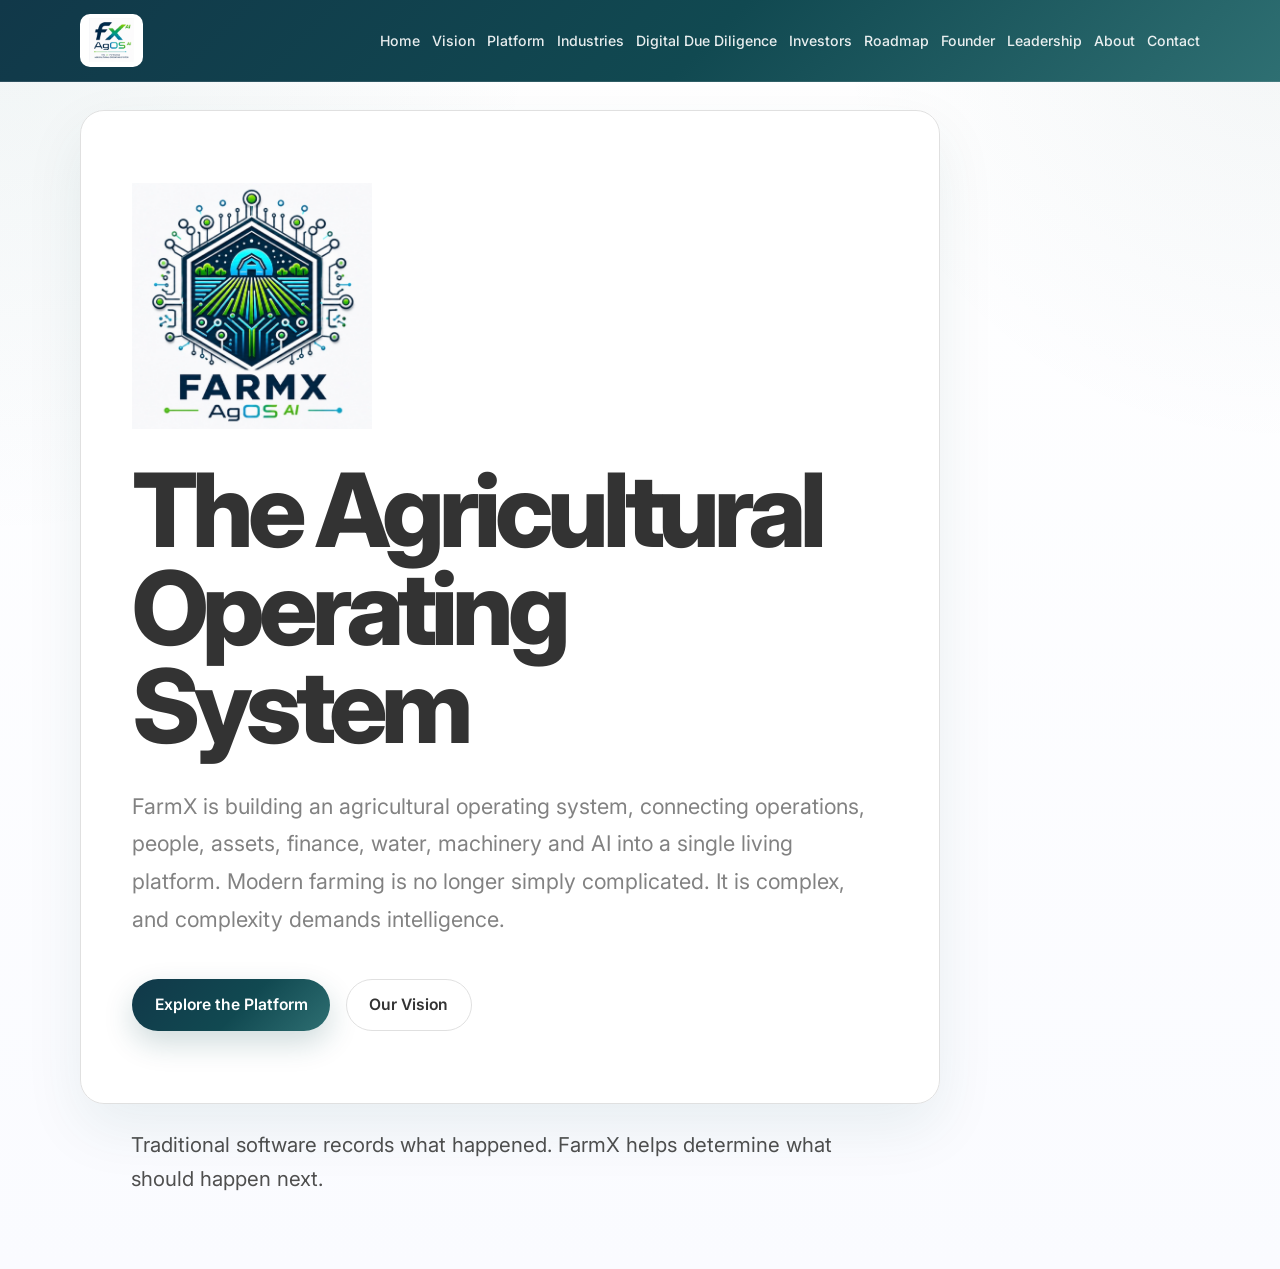
<file: index.html>
<!DOCTYPE html>
<html lang="en">
  <head>
    <meta charset="UTF-8" />
    <meta name="viewport" content="width=device-width, initial-scale=1.0" />
    <title>FarmX | The Agricultural Operating System</title>
    <meta
      name="description"
      content="FarmX is building the operating system for modern agriculture."
    />
    <link rel="preconnect" href="https://fonts.googleapis.com" />
    <link rel="preconnect" href="https://fonts.gstatic.com" crossorigin />
    <link
      href="https://fonts.googleapis.com/css2?family=Inter:wght@400;500;600;700;800&display=swap"
      rel="stylesheet"
    />
    <link rel="icon" href="assets/new-ag-os-logo.png" type="image/png" />
    <link rel="stylesheet" href="styles.css" />
  </head>
  <body>
    <main>
      <div class="site-topbar">
        <div class="container">
          <header class="topbar">
            <a class="brand-mark" href="index.html">
              <img
                src="assets/new-ag-os-logo.png"
                alt="FarmX AgOS AI"
                class="brand-logo"
              />
            </a>
            <button
              type="button"
              class="nav-toggle"
              aria-label="Toggle navigation"
              aria-expanded="false"
              aria-controls="primary-nav"
            >
              <span class="nav-toggle__line" aria-hidden="true"></span>
              <span class="nav-toggle__line" aria-hidden="true"></span>
              <span class="nav-toggle__line" aria-hidden="true"></span>
            </button>
            <nav class="page-nav" id="primary-nav" aria-label="Primary">
              <a href="index.html">Home</a>
              <a href="vision.html">Vision</a>
              <a href="platform.html">Platform</a>
              <a href="industries.html">Industries</a>
              <a href="digital-due-diligence.html">Digital Due Diligence</a>
              <a href="investors.html">Investors</a>
              <a href="roadmap.html">Roadmap</a>
              <a href="founder.html">Founder</a>
              <a href="leadership.html">Leadership</a>
              <a href="about.html">About</a>
              <a href="contact.html">Contact</a>
            </nav>
          </header>
        </div>
      </div>
      <section class="hero">
        <div class="container hero__inner">
          <div class="hero__content">
            <img
              src="assets/farmx-ag-os-logo.png"
              alt="FarmX AgOS AI"
              class="hero__logo"
            />
            <h1>The Agricultural Operating System</h1>
            <p class="hero__copy">
              FarmX is building an agricultural operating system, connecting
              operations, people, assets, finance, water, machinery and AI into
              a single living platform. Modern farming is no longer simply
              complicated. It is complex, and complexity demands intelligence.
            </p>
            <div class="hero__actions">
              <a class="button button--primary" href="platform.html"
                >Explore the Platform</a
              >
              <a class="button button--secondary" href="vision.html"
                >Our Vision</a
              >
            </div>
          </div>
        </div>
      </section>

      <section class="statement" aria-label="FarmX value proposition">
        <div class="container">
          <p>
            Traditional software records what happened. FarmX helps determine
            what should happen next.
          </p>
        </div>
      </section>
    </main>
  
    <script src="nav.js"></script>
  </body>
</html>
</file>
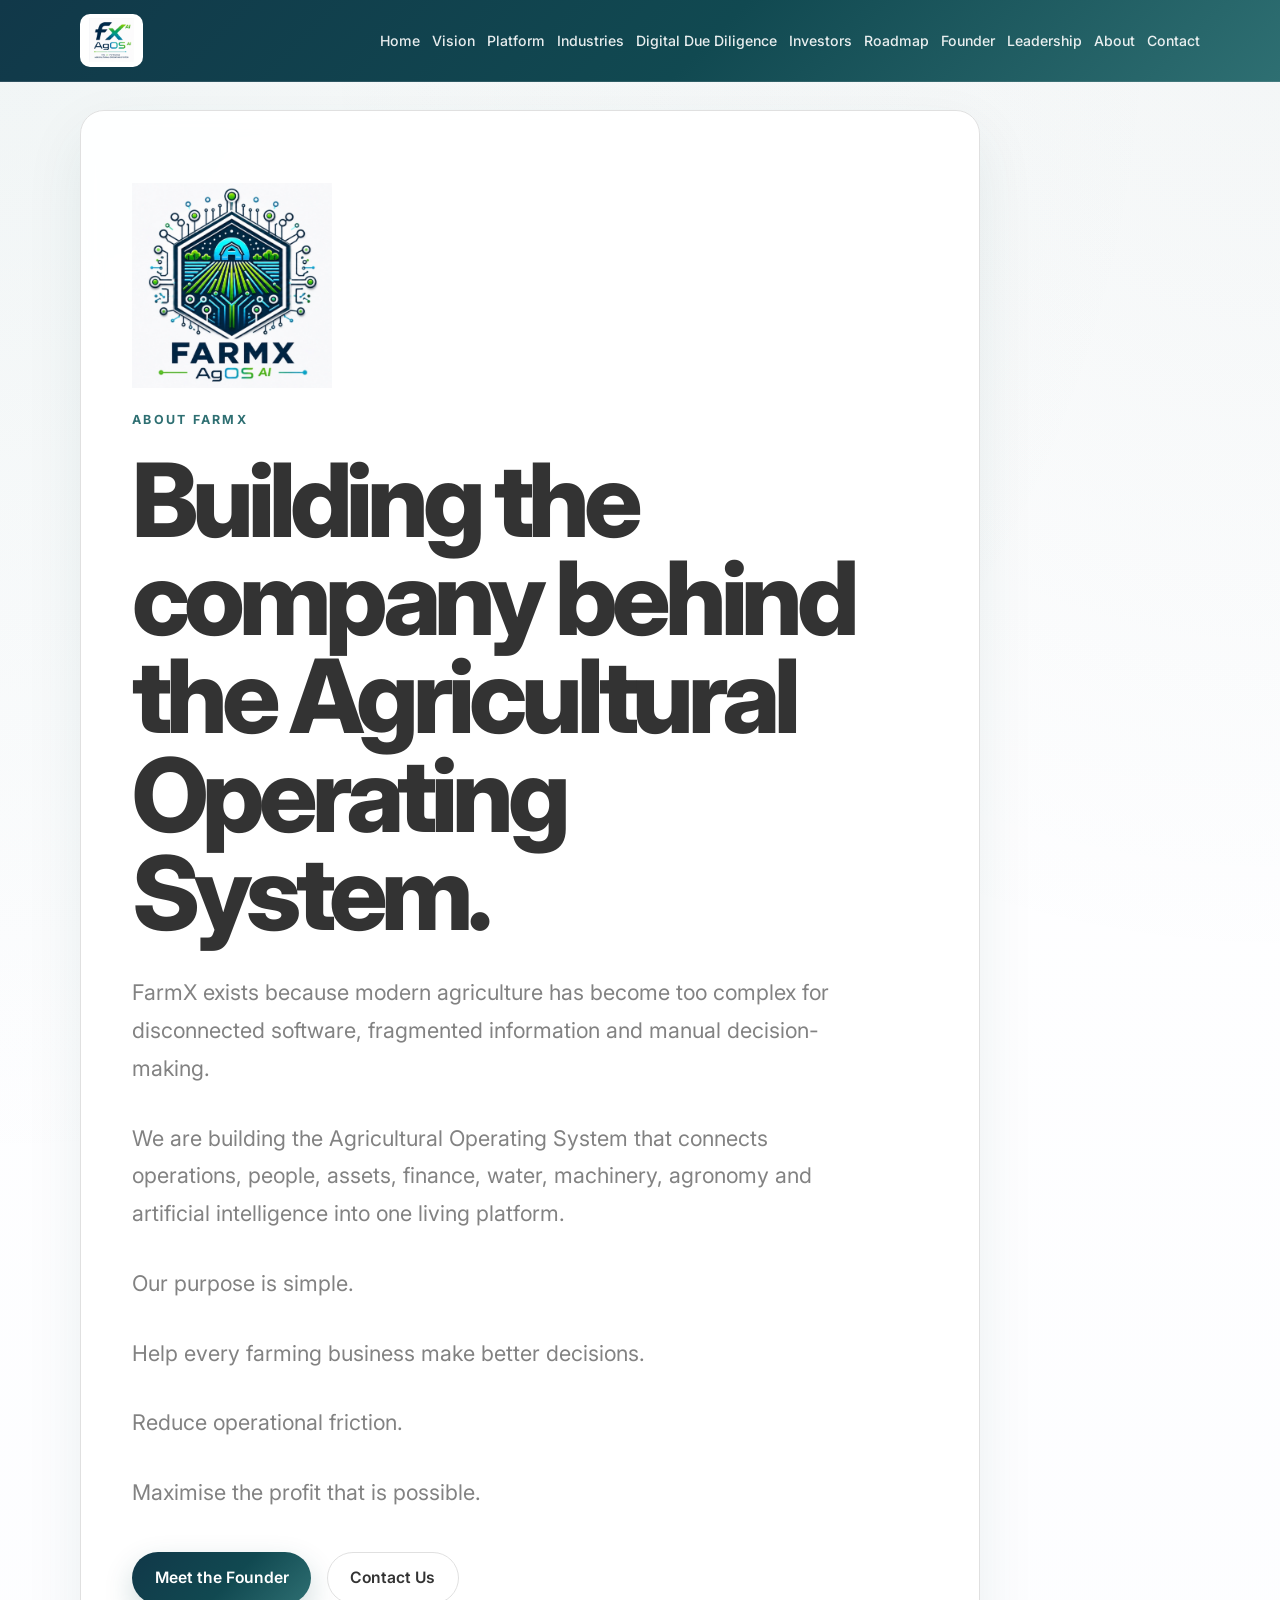
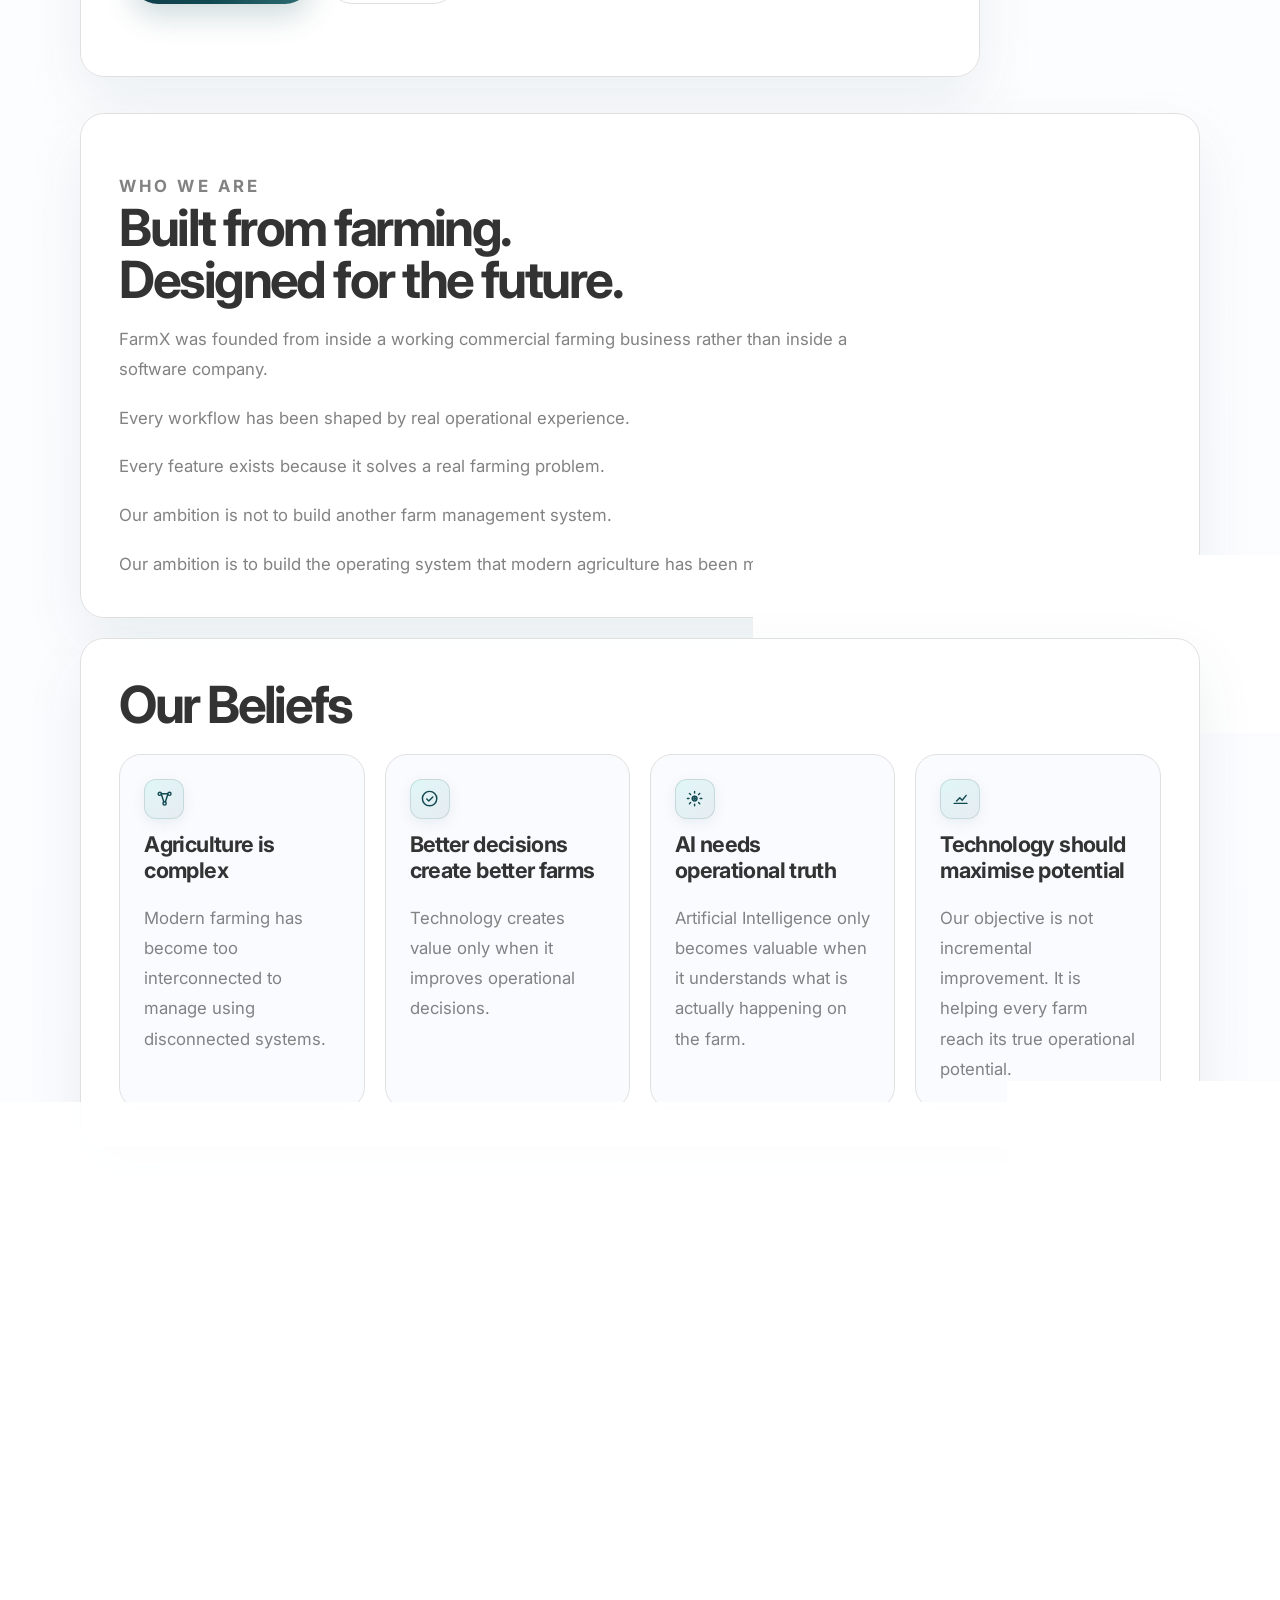
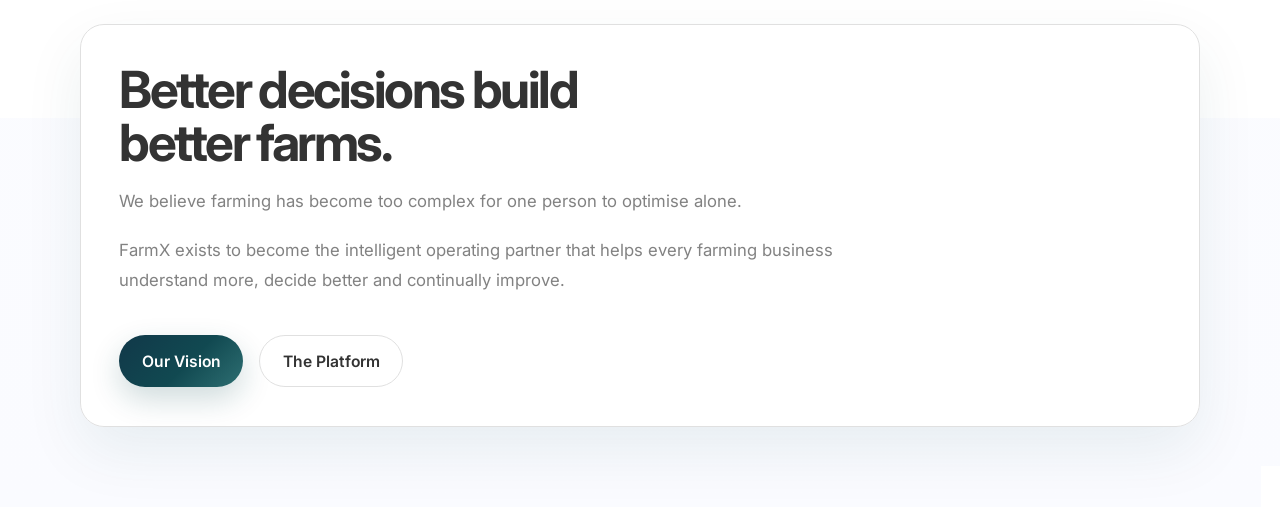
<file: about.html>
<!DOCTYPE html>
<html lang="en">
  <head>
    <meta charset="UTF-8" />
    <meta name="viewport" content="width=device-width, initial-scale=1.0" />
    <title>About | FarmX</title>
    <meta
      name="description"
      content="About FarmX — building the company behind the Agricultural Operating System for modern farming."
    />
    <link rel="preconnect" href="https://fonts.googleapis.com" />
    <link rel="preconnect" href="https://fonts.gstatic.com" crossorigin />
    <link
      href="https://fonts.googleapis.com/css2?family=Inter:wght@400;500;600;700;800&display=swap"
      rel="stylesheet"
    />
    <link rel="icon" href="assets/new-ag-os-logo.png" type="image/png" />
    <link rel="stylesheet" href="styles.css" />
  </head>
  <body>
    <main class="about-page">
      <div class="site-topbar">
        <div class="container">
          <header class="topbar">
            <a class="brand-mark" href="index.html">
              <img
                src="assets/new-ag-os-logo.png"
                alt="FarmX AgOS AI"
                class="brand-logo"
              />
            </a>
            <button
              type="button"
              class="nav-toggle"
              aria-label="Toggle navigation"
              aria-expanded="false"
              aria-controls="primary-nav"
            >
              <span class="nav-toggle__line" aria-hidden="true"></span>
              <span class="nav-toggle__line" aria-hidden="true"></span>
              <span class="nav-toggle__line" aria-hidden="true"></span>
            </button>
            <nav class="page-nav" id="primary-nav" aria-label="Primary">
              <a href="index.html">Home</a>
              <a href="vision.html">Vision</a>
              <a href="platform.html">Platform</a>
              <a href="industries.html">Industries</a>
              <a href="digital-due-diligence.html">Digital Due Diligence</a>
              <a href="investors.html">Investors</a>
              <a href="roadmap.html">Roadmap</a>
              <a href="founder.html">Founder</a>
              <a href="leadership.html">Leadership</a>
              <a href="about.html">About</a>
              <a href="contact.html">Contact</a>
            </nav>
          </header>
        </div>
      </div>

      <section class="hero hero--page">
        <div class="container hero__inner hero__inner--page">
          <div class="hero__content hero__content--wide">
            <img
              src="assets/farmx-ag-os-logo.png"
              alt="FarmX AgOS AI"
              class="hero__logo hero__logo--compact"
            />
            <p class="eyebrow">About FarmX</p>
            <h1>Building the company behind the Agricultural Operating System.</h1>
            <p class="hero__copy">
              FarmX exists because modern agriculture has become too complex for
              disconnected software, fragmented information and manual
              decision-making.
            </p>
            <p class="hero__copy">
              We are building the Agricultural Operating System that connects
              operations, people, assets, finance, water, machinery, agronomy and
              artificial intelligence into one living platform.
            </p>
            <p class="hero__copy">Our purpose is simple.</p>
            <p class="hero__copy">Help every farming business make better decisions.</p>
            <p class="hero__copy">Reduce operational friction.</p>
            <p class="hero__copy">Maximise the profit that is possible.</p>
            <div class="hero__actions">
              <a class="button button--primary" href="founder.html"
                >Meet the Founder</a
              >
              <a class="button button--secondary" href="contact.html"
                >Contact Us</a
              >
            </div>
          </div>
        </div>
      </section>

      <section class="content-sections">
        <div class="container stack stack--company">
          <section class="content-block">
            <p class="section-kicker">Who We Are</p>
            <h2>Built from farming. Designed for the future.</h2>
            <p>
              FarmX was founded from inside a working commercial farming business
              rather than inside a software company.
            </p>
            <p>Every workflow has been shaped by real operational experience.</p>
            <p>Every feature exists because it solves a real farming problem.</p>
            <p>Our ambition is not to build another farm management system.</p>
            <p>
              Our ambition is to build the operating system that modern
              agriculture has been missing.
            </p>
          </section>

          <section class="content-block content-block--accent">
            <h2>Our Beliefs</h2>
            <div class="card-grid card-grid--four">
              <article class="belief-card">
                <span class="icon-badge" data-icon="nodes"></span>
                <h3>Agriculture is complex</h3>
                <p>
                  Modern farming has become too interconnected to manage using
                  disconnected systems.
                </p>
              </article>
              <article class="belief-card">
                <span class="icon-badge" data-icon="check-circle"></span>
                <h3>Better decisions create better farms</h3>
                <p>
                  Technology creates value only when it improves operational
                  decisions.
                </p>
              </article>
              <article class="belief-card">
                <span class="icon-badge" data-icon="ai"></span>
                <h3>AI needs operational truth</h3>
                <p>
                  Artificial Intelligence only becomes valuable when it understands
                  what is actually happening on the farm.
                </p>
              </article>
              <article class="belief-card">
                <span class="icon-badge" data-icon="trend-up"></span>
                <h3>Technology should maximise potential</h3>
                <p>
                  Our objective is not incremental improvement. It is helping every
                  farm reach its true operational potential.
                </p>
              </article>
            </div>
          </section>

          <section class="content-block">
            <h2>Explore FarmX</h2>
            <div class="card-grid card-grid--four nav-card-grid">
              <a class="nav-card" href="founder.html">
                <span class="icon-badge" data-icon="user"></span>
                <p class="section-kicker">Founder</p>
                <h3>Read the story behind FarmX.</h3>
                <span class="nav-card__link">Meet the Founder</span>
              </a>
              <a class="nav-card" href="careers.html">
                <span class="icon-badge" data-icon="briefcase"></span>
                <p class="section-kicker">Careers</p>
                <h3>Help build the future of agricultural intelligence.</h3>
                <span class="nav-card__link">View Careers</span>
              </a>
              <a class="nav-card" href="news.html">
                <span class="icon-badge" data-icon="newspaper"></span>
                <p class="section-kicker">News &amp; Insights</p>
                <h3>Follow our journey as FarmX grows.</h3>
                <span class="nav-card__link">Read News</span>
              </a>
              <a class="nav-card" href="contact.html">
                <span class="icon-badge" data-icon="mail"></span>
                <p class="section-kicker">Contact</p>
                <h3>Speak to the FarmX team.</h3>
                <span class="nav-card__link">Get in Touch</span>
              </a>
            </div>
          </section>

          <section class="final-cta">
            <div class="content-block content-block--cta">
              <h2>Better decisions build better farms.</h2>
              <p>
                We believe farming has become too complex for one person to
                optimise alone.
              </p>
              <p>
                FarmX exists to become the intelligent operating partner that
                helps every farming business understand more, decide better and
                continually improve.
              </p>
              <div class="hero__actions">
                <a class="button button--primary" href="vision.html"
                  >Our Vision</a
                >
                <a class="button button--secondary" href="platform.html"
                  >The Platform</a
                >
              </div>
            </div>
          </section>
        </div>
      </section>
    </main>

    <script src="icons.js"></script>
    <script src="nav.js"></script>
  </body>
</html>
</file>
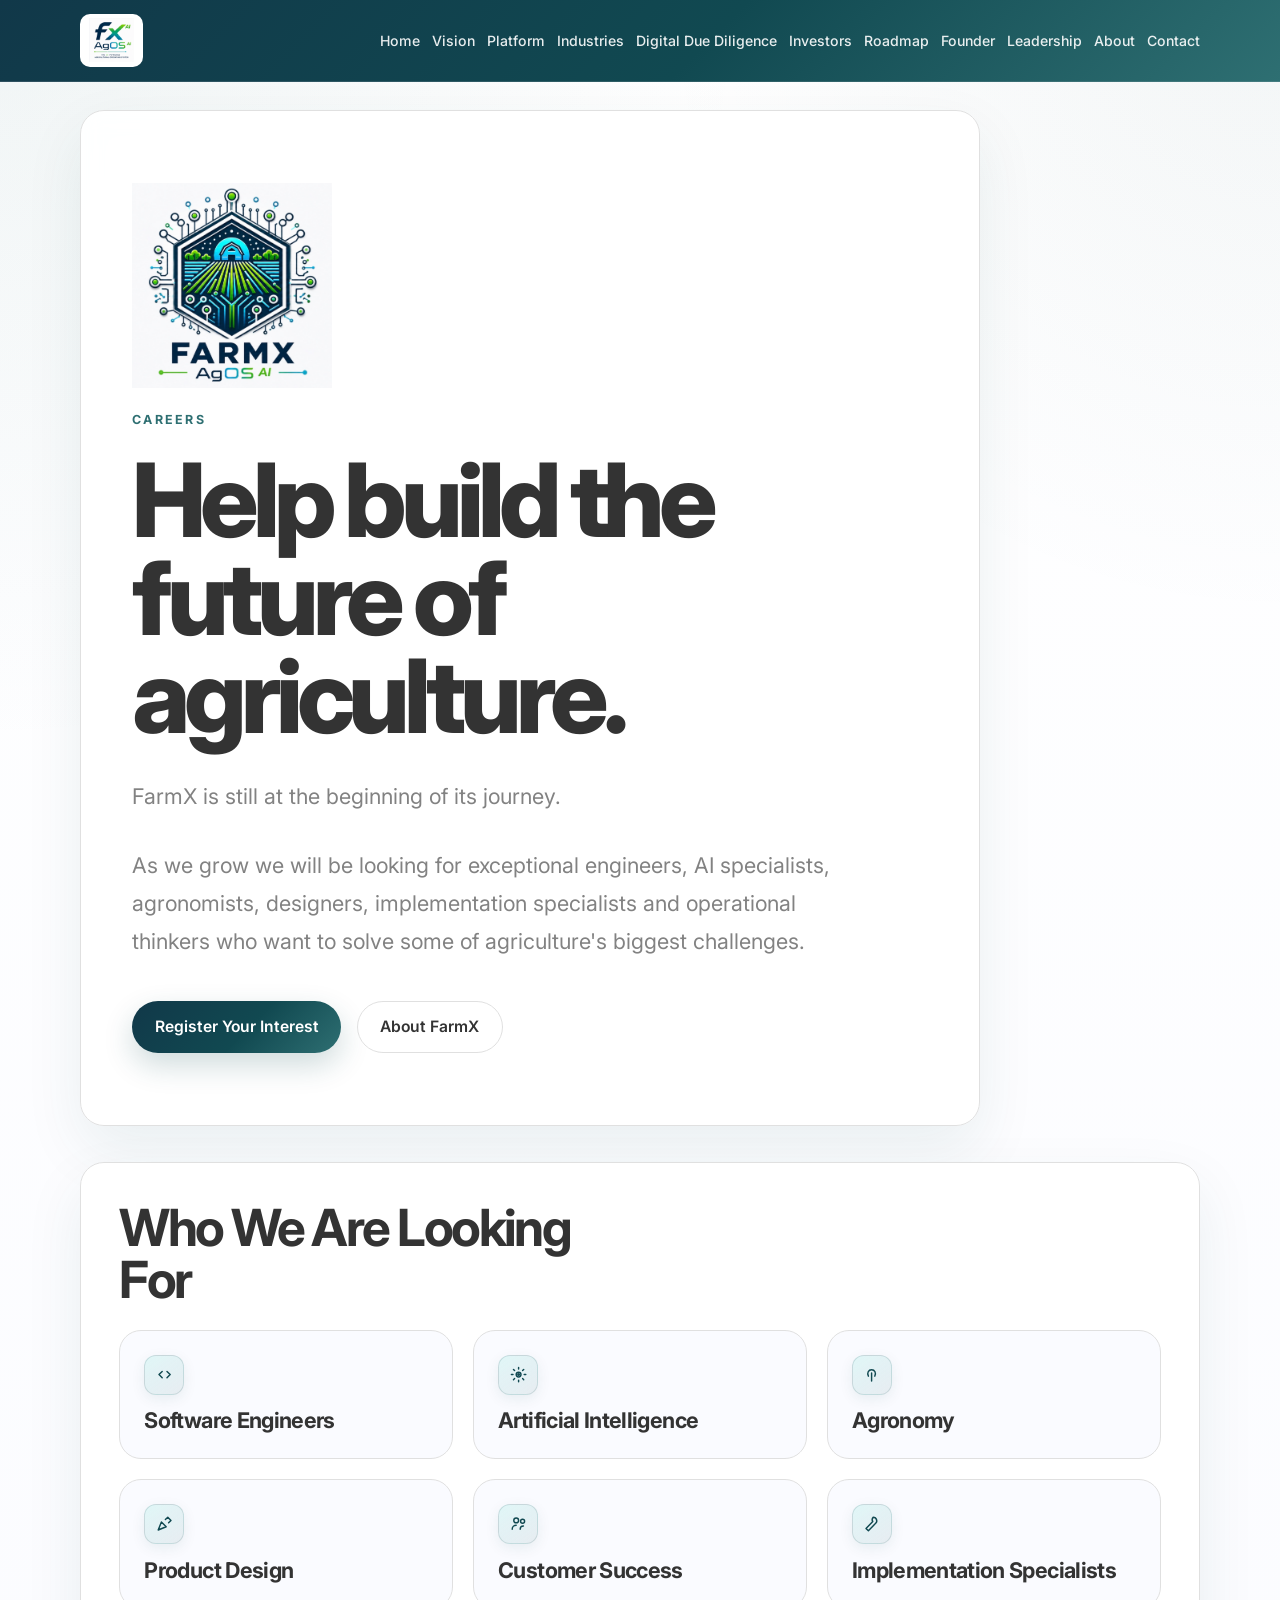
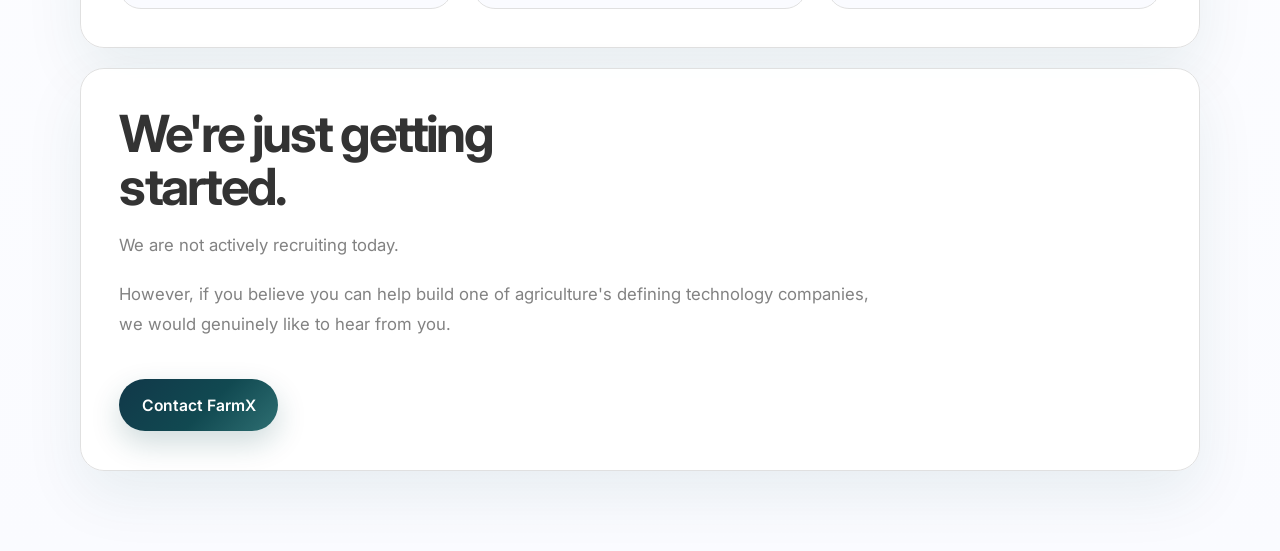
<file: careers.html>
<!DOCTYPE html>
<html lang="en">
  <head>
    <meta charset="UTF-8" />
    <meta name="viewport" content="width=device-width, initial-scale=1.0" />
    <title>Careers | FarmX</title>
    <meta
      name="description"
      content="Join FarmX and help build the Agricultural Operating System — careers for engineers, AI specialists, agronomists, designers and operational thinkers."
    />
    <link rel="preconnect" href="https://fonts.googleapis.com" />
    <link rel="preconnect" href="https://fonts.gstatic.com" crossorigin />
    <link
      href="https://fonts.googleapis.com/css2?family=Inter:wght@400;500;600;700;800&display=swap"
      rel="stylesheet"
    />
    <link rel="icon" href="assets/new-ag-os-logo.png" type="image/png" />
    <link rel="stylesheet" href="styles.css" />
  </head>
  <body>
    <main class="careers-page">
      <div class="site-topbar">
        <div class="container">
          <header class="topbar">
            <a class="brand-mark" href="index.html">
              <img
                src="assets/new-ag-os-logo.png"
                alt="FarmX AgOS AI"
                class="brand-logo"
              />
            </a>
            <button
              type="button"
              class="nav-toggle"
              aria-label="Toggle navigation"
              aria-expanded="false"
              aria-controls="primary-nav"
            >
              <span class="nav-toggle__line" aria-hidden="true"></span>
              <span class="nav-toggle__line" aria-hidden="true"></span>
              <span class="nav-toggle__line" aria-hidden="true"></span>
            </button>
            <nav class="page-nav" id="primary-nav" aria-label="Primary">
              <a href="index.html">Home</a>
              <a href="vision.html">Vision</a>
              <a href="platform.html">Platform</a>
              <a href="industries.html">Industries</a>
              <a href="digital-due-diligence.html">Digital Due Diligence</a>
              <a href="investors.html">Investors</a>
              <a href="roadmap.html">Roadmap</a>
              <a href="founder.html">Founder</a>
              <a href="leadership.html">Leadership</a>
              <a href="about.html">About</a>
              <a href="contact.html">Contact</a>
            </nav>
          </header>
        </div>
      </div>

      <section class="hero hero--page">
        <div class="container hero__inner hero__inner--page">
          <div class="hero__content hero__content--wide">
            <img
              src="assets/farmx-ag-os-logo.png"
              alt="FarmX AgOS AI"
              class="hero__logo hero__logo--compact"
            />
            <p class="eyebrow">Careers</p>
            <h1>Help build the future of agriculture.</h1>
            <p class="hero__copy">FarmX is still at the beginning of its journey.</p>
            <p class="hero__copy">
              As we grow we will be looking for exceptional engineers, AI
              specialists, agronomists, designers, implementation specialists and
              operational thinkers who want to solve some of agriculture's biggest
              challenges.
            </p>
            <div class="hero__actions">
              <a class="button button--primary" href="contact.html"
                >Register Your Interest</a
              >
              <a class="button button--secondary" href="about.html"
                >About FarmX</a
              >
            </div>
          </div>
        </div>
      </section>

      <section class="content-sections">
        <div class="container stack stack--company">
          <section class="content-block">
            <h2>Who We Are Looking For</h2>
            <div class="card-grid card-grid--three">
              <article class="belief-card">
                <span class="icon-badge" data-icon="code"></span>
                <h3>Software Engineers</h3>
              </article>
              <article class="belief-card">
                <span class="icon-badge" data-icon="ai"></span>
                <h3>Artificial Intelligence</h3>
              </article>
              <article class="belief-card">
                <span class="icon-badge" data-icon="agronomy"></span>
                <h3>Agronomy</h3>
              </article>
              <article class="belief-card">
                <span class="icon-badge" data-icon="design"></span>
                <h3>Product Design</h3>
              </article>
              <article class="belief-card">
                <span class="icon-badge" data-icon="people"></span>
                <h3>Customer Success</h3>
              </article>
              <article class="belief-card">
                <span class="icon-badge" data-icon="wrench"></span>
                <h3>Implementation Specialists</h3>
              </article>
            </div>
          </section>

          <section class="final-cta">
            <div class="content-block content-block--cta">
              <h2>We're just getting started.</h2>
              <p>We are not actively recruiting today.</p>
              <p>
                However, if you believe you can help build one of agriculture's
                defining technology companies, we would genuinely like to hear
                from you.
              </p>
              <div class="hero__actions">
                <a class="button button--primary" href="contact.html"
                  >Contact FarmX</a
                >
              </div>
            </div>
          </section>
        </div>
      </section>
    </main>

    <script src="icons.js"></script>
    <script src="nav.js"></script>
  </body>
</html>
</file>
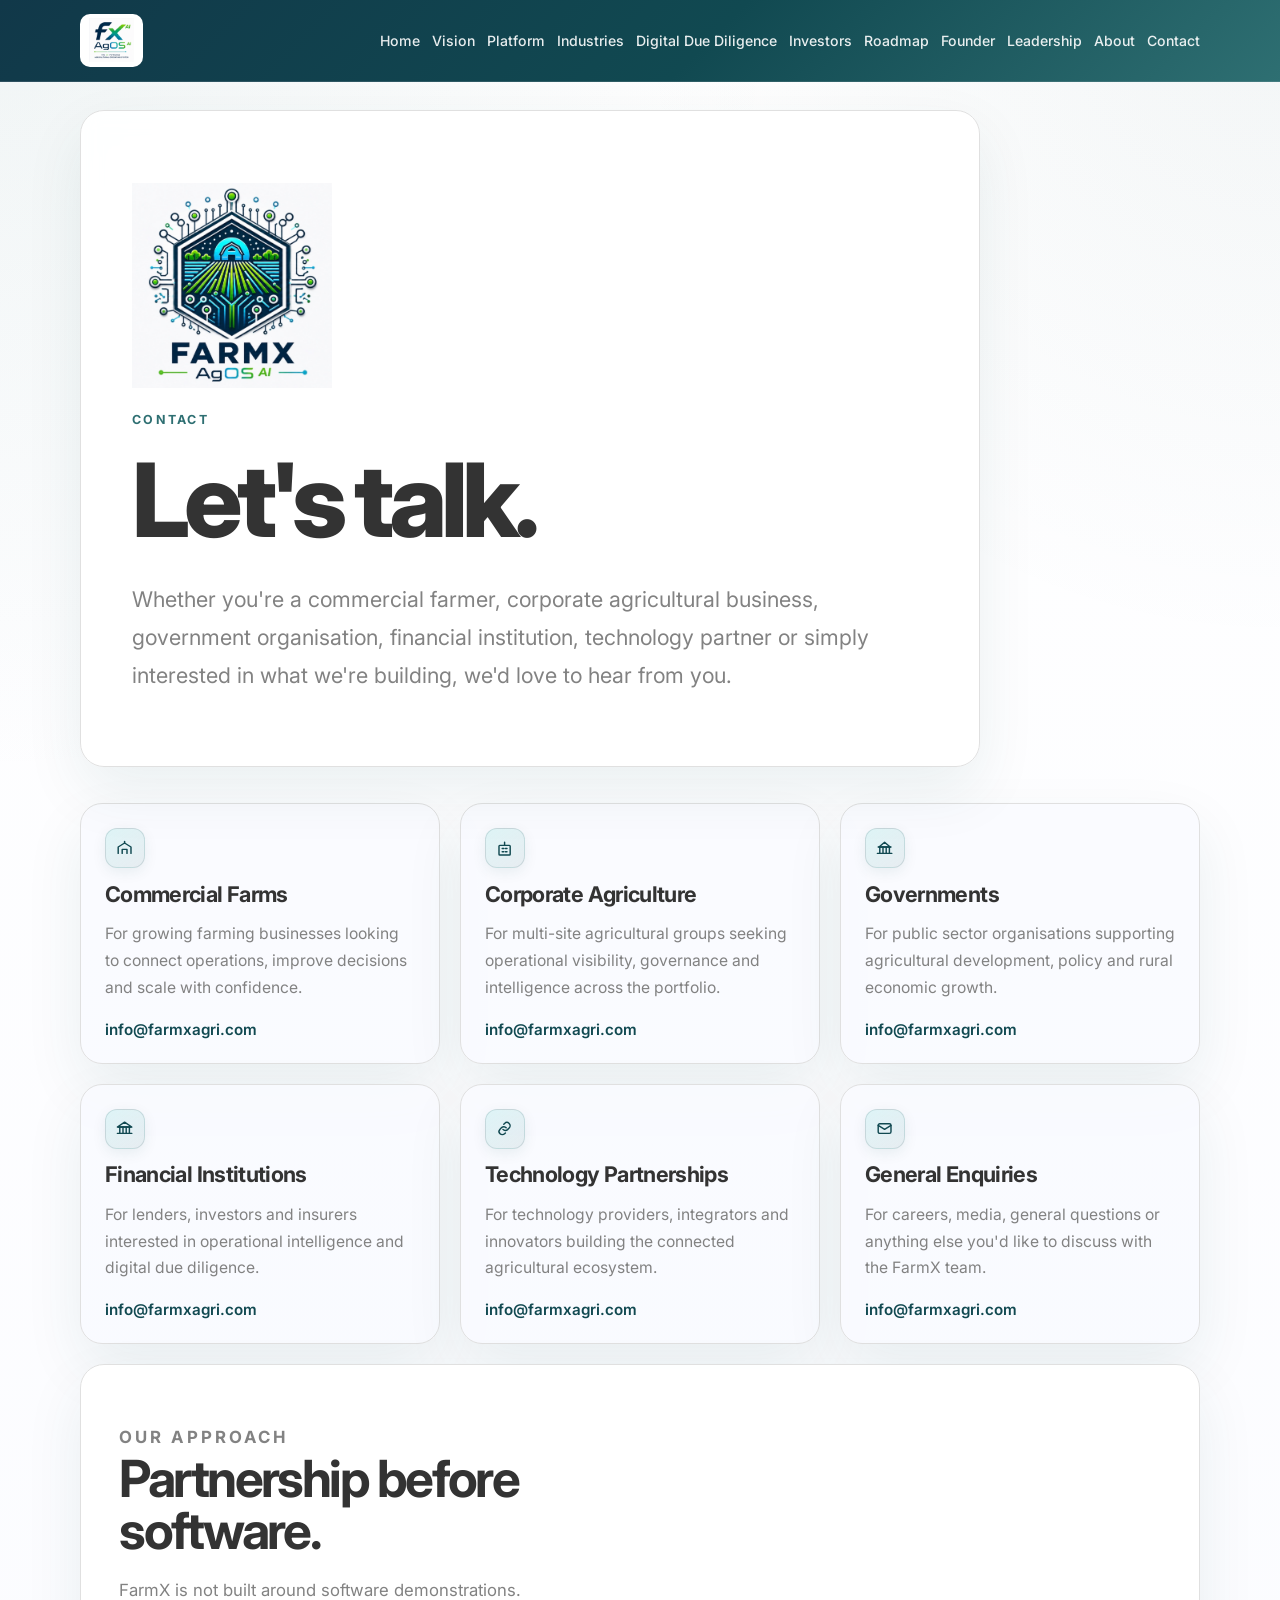
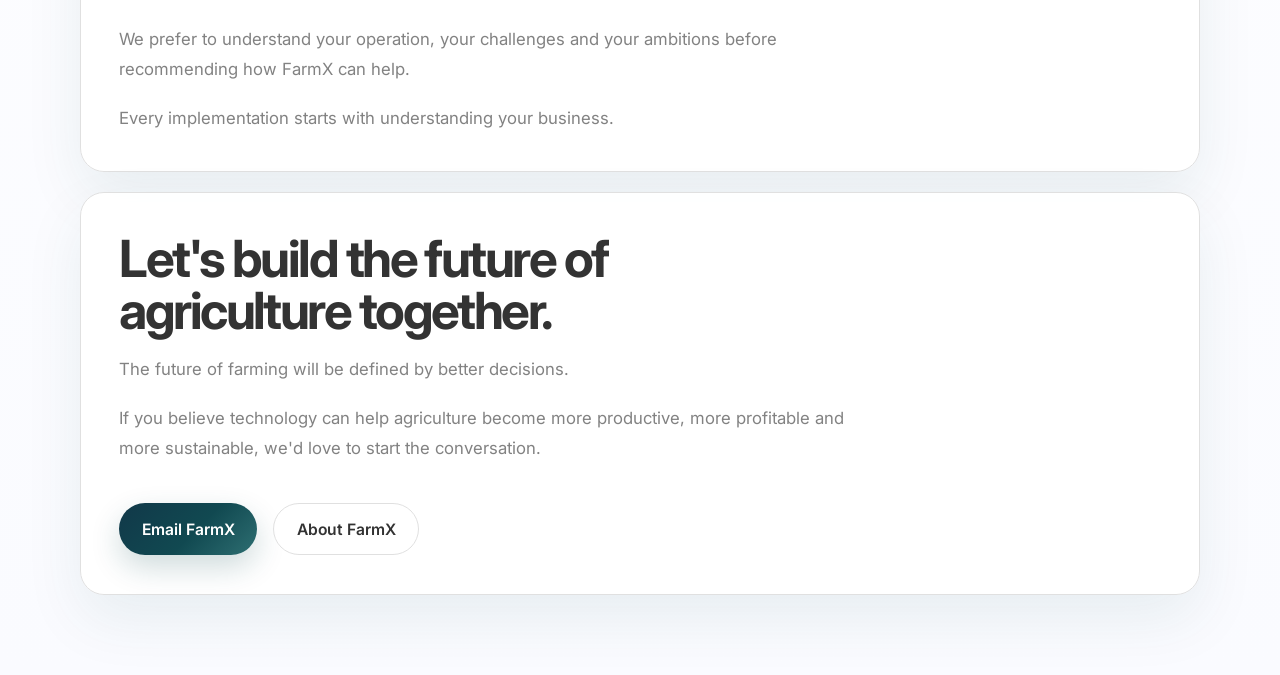
<file: contact.html>
<!DOCTYPE html>
<html lang="en">
  <head>
    <meta charset="UTF-8" />
    <meta name="viewport" content="width=device-width, initial-scale=1.0" />
    <title>Contact | FarmX</title>
    <meta
      name="description"
      content="Contact FarmX — speak to our team about the Agricultural Operating System, partnerships and how FarmX can help your operation."
    />
    <link rel="preconnect" href="https://fonts.googleapis.com" />
    <link rel="preconnect" href="https://fonts.gstatic.com" crossorigin />
    <link
      href="https://fonts.googleapis.com/css2?family=Inter:wght@400;500;600;700;800&display=swap"
      rel="stylesheet"
    />
    <link rel="icon" href="assets/new-ag-os-logo.png" type="image/png" />
    <link rel="stylesheet" href="styles.css" />
  </head>
  <body>
    <main class="contact-page">
      <div class="site-topbar">
        <div class="container">
          <header class="topbar">
            <a class="brand-mark" href="index.html">
              <img
                src="assets/new-ag-os-logo.png"
                alt="FarmX AgOS AI"
                class="brand-logo"
              />
            </a>
            <button
              type="button"
              class="nav-toggle"
              aria-label="Toggle navigation"
              aria-expanded="false"
              aria-controls="primary-nav"
            >
              <span class="nav-toggle__line" aria-hidden="true"></span>
              <span class="nav-toggle__line" aria-hidden="true"></span>
              <span class="nav-toggle__line" aria-hidden="true"></span>
            </button>
            <nav class="page-nav" id="primary-nav" aria-label="Primary">
              <a href="index.html">Home</a>
              <a href="vision.html">Vision</a>
              <a href="platform.html">Platform</a>
              <a href="industries.html">Industries</a>
              <a href="digital-due-diligence.html">Digital Due Diligence</a>
              <a href="investors.html">Investors</a>
              <a href="roadmap.html">Roadmap</a>
              <a href="founder.html">Founder</a>
              <a href="leadership.html">Leadership</a>
              <a href="about.html">About</a>
              <a href="contact.html">Contact</a>
            </nav>
          </header>
        </div>
      </div>

      <section class="hero hero--page">
        <div class="container hero__inner hero__inner--page">
          <div class="hero__content hero__content--wide">
            <img
              src="assets/farmx-ag-os-logo.png"
              alt="FarmX AgOS AI"
              class="hero__logo hero__logo--compact"
            />
            <p class="eyebrow">Contact</p>
            <h1>Let's talk.</h1>
            <p class="hero__copy">
              Whether you're a commercial farmer, corporate agricultural
              business, government organisation, financial institution, technology
              partner or simply interested in what we're building, we'd love to
              hear from you.
            </p>
          </div>
        </div>
      </section>

      <section class="content-sections">
        <div class="container stack stack--company">
          <div class="card-grid card-grid--three contact-card-grid">
            <article class="contact-card">
              <span class="icon-badge" data-icon="farm"></span>
              <h3>Commercial Farms</h3>
              <p>
                For growing farming businesses looking to connect operations,
                improve decisions and scale with confidence.
              </p>
              <a class="contact-card__email" href="mailto:info@farmxagri.com"
                >info@farmxagri.com</a
              >
            </article>
            <article class="contact-card">
              <span class="icon-badge" data-icon="building"></span>
              <h3>Corporate Agriculture</h3>
              <p>
                For multi-site agricultural groups seeking operational visibility,
                governance and intelligence across the portfolio.
              </p>
              <a class="contact-card__email" href="mailto:info@farmxagri.com"
                >info@farmxagri.com</a
              >
            </article>
            <article class="contact-card">
              <span class="icon-badge" data-icon="government"></span>
              <h3>Governments</h3>
              <p>
                For public sector organisations supporting agricultural
                development, policy and rural economic growth.
              </p>
              <a class="contact-card__email" href="mailto:info@farmxagri.com"
                >info@farmxagri.com</a
              >
            </article>
            <article class="contact-card">
              <span class="icon-badge" data-icon="bank"></span>
              <h3>Financial Institutions</h3>
              <p>
                For lenders, investors and insurers interested in operational
                intelligence and digital due diligence.
              </p>
              <a class="contact-card__email" href="mailto:info@farmxagri.com"
                >info@farmxagri.com</a
              >
            </article>
            <article class="contact-card">
              <span class="icon-badge" data-icon="link"></span>
              <h3>Technology Partnerships</h3>
              <p>
                For technology providers, integrators and innovators building the
                connected agricultural ecosystem.
              </p>
              <a class="contact-card__email" href="mailto:info@farmxagri.com"
                >info@farmxagri.com</a
              >
            </article>
            <article class="contact-card">
              <span class="icon-badge" data-icon="mail"></span>
              <h3>General Enquiries</h3>
              <p>
                For careers, media, general questions or anything else you'd like
                to discuss with the FarmX team.
              </p>
              <a class="contact-card__email" href="mailto:info@farmxagri.com"
                >info@farmxagri.com</a
              >
            </article>
          </div>

          <section class="content-block content-block--accent">
            <p class="section-kicker">Our Approach</p>
            <h2>Partnership before software.</h2>
            <p>FarmX is not built around software demonstrations.</p>
            <p>
              We prefer to understand your operation, your challenges and your
              ambitions before recommending how FarmX can help.
            </p>
            <p>Every implementation starts with understanding your business.</p>
          </section>

          <section class="final-cta">
            <div class="content-block content-block--cta">
              <h2>Let's build the future of agriculture together.</h2>
              <p>The future of farming will be defined by better decisions.</p>
              <p>
                If you believe technology can help agriculture become more
                productive, more profitable and more sustainable, we'd love to
                start the conversation.
              </p>
              <div class="hero__actions">
                <a class="button button--primary" href="mailto:info@farmxagri.com"
                  >Email FarmX</a
                >
                <a class="button button--secondary" href="about.html"
                  >About FarmX</a
                >
              </div>
            </div>
          </section>
        </div>
      </section>
    </main>

    <script src="icons.js"></script>
    <script src="nav.js"></script>
  </body>
</html>
</file>
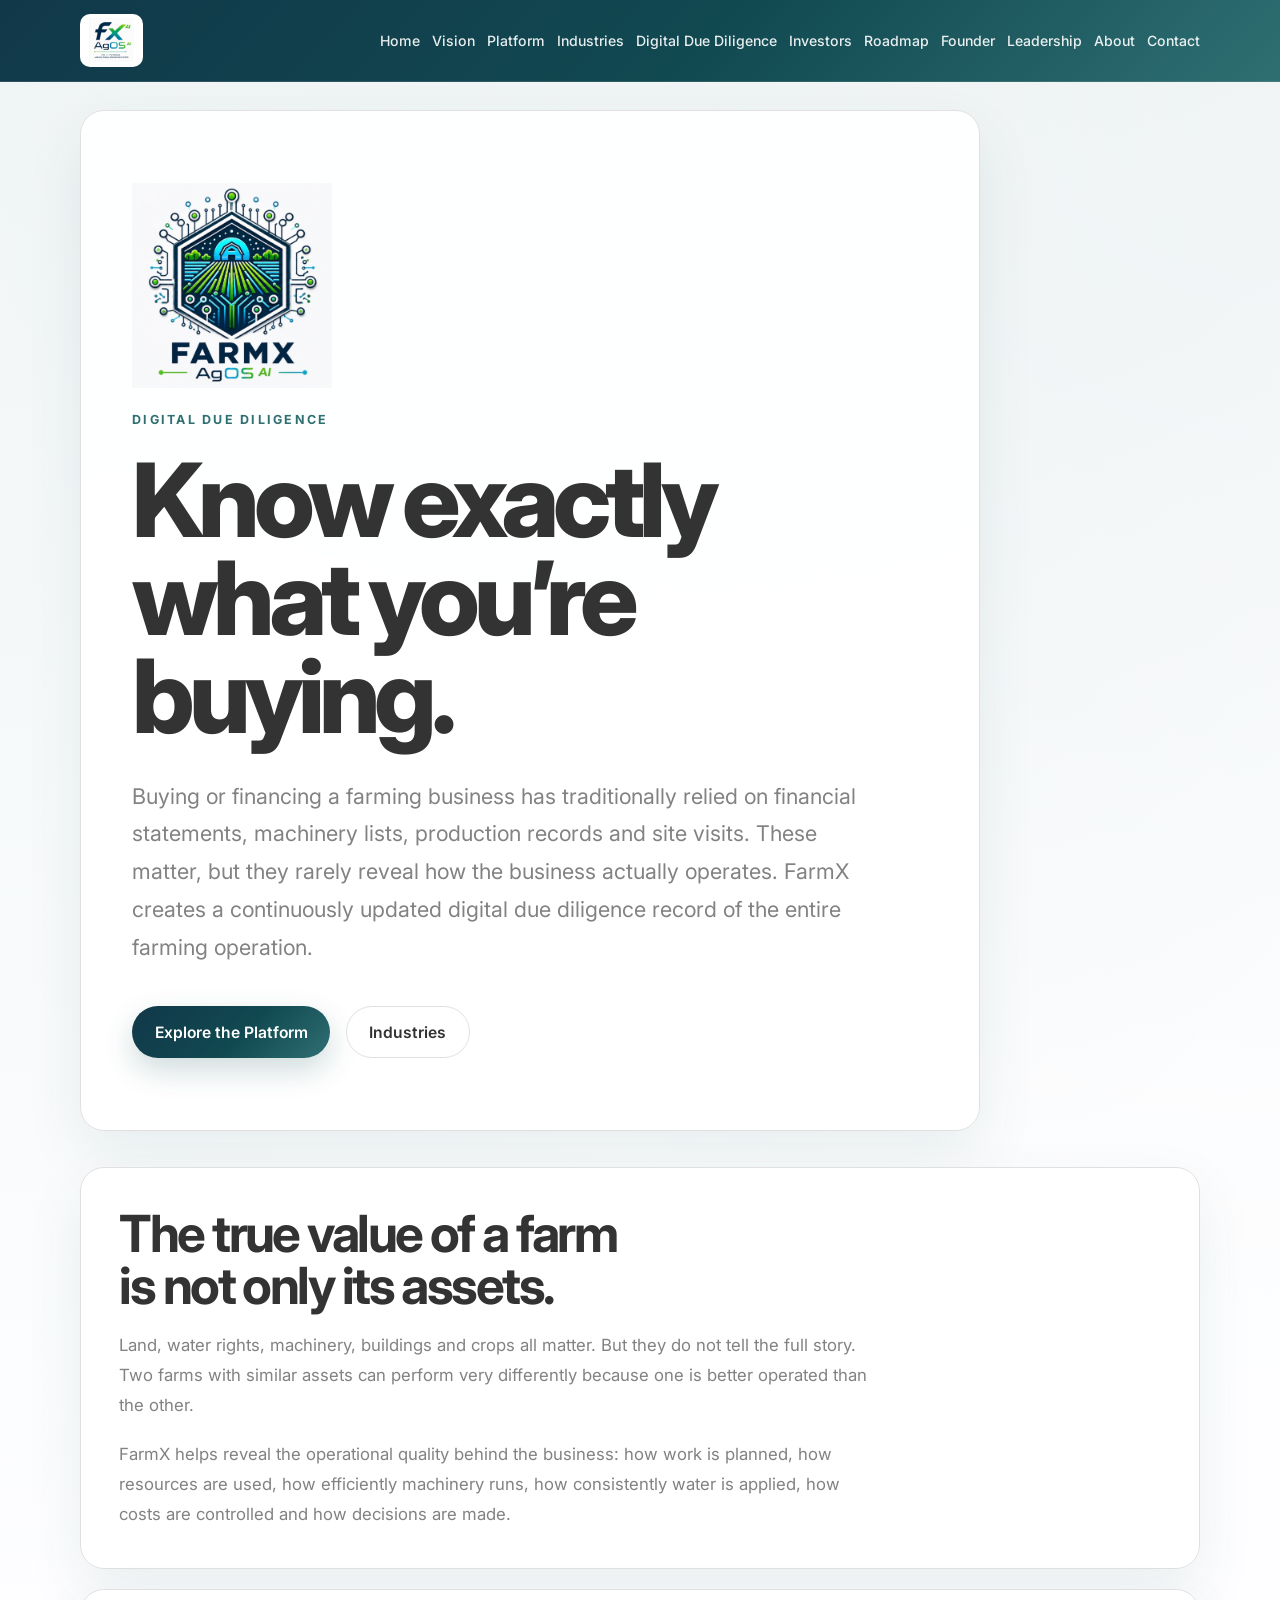
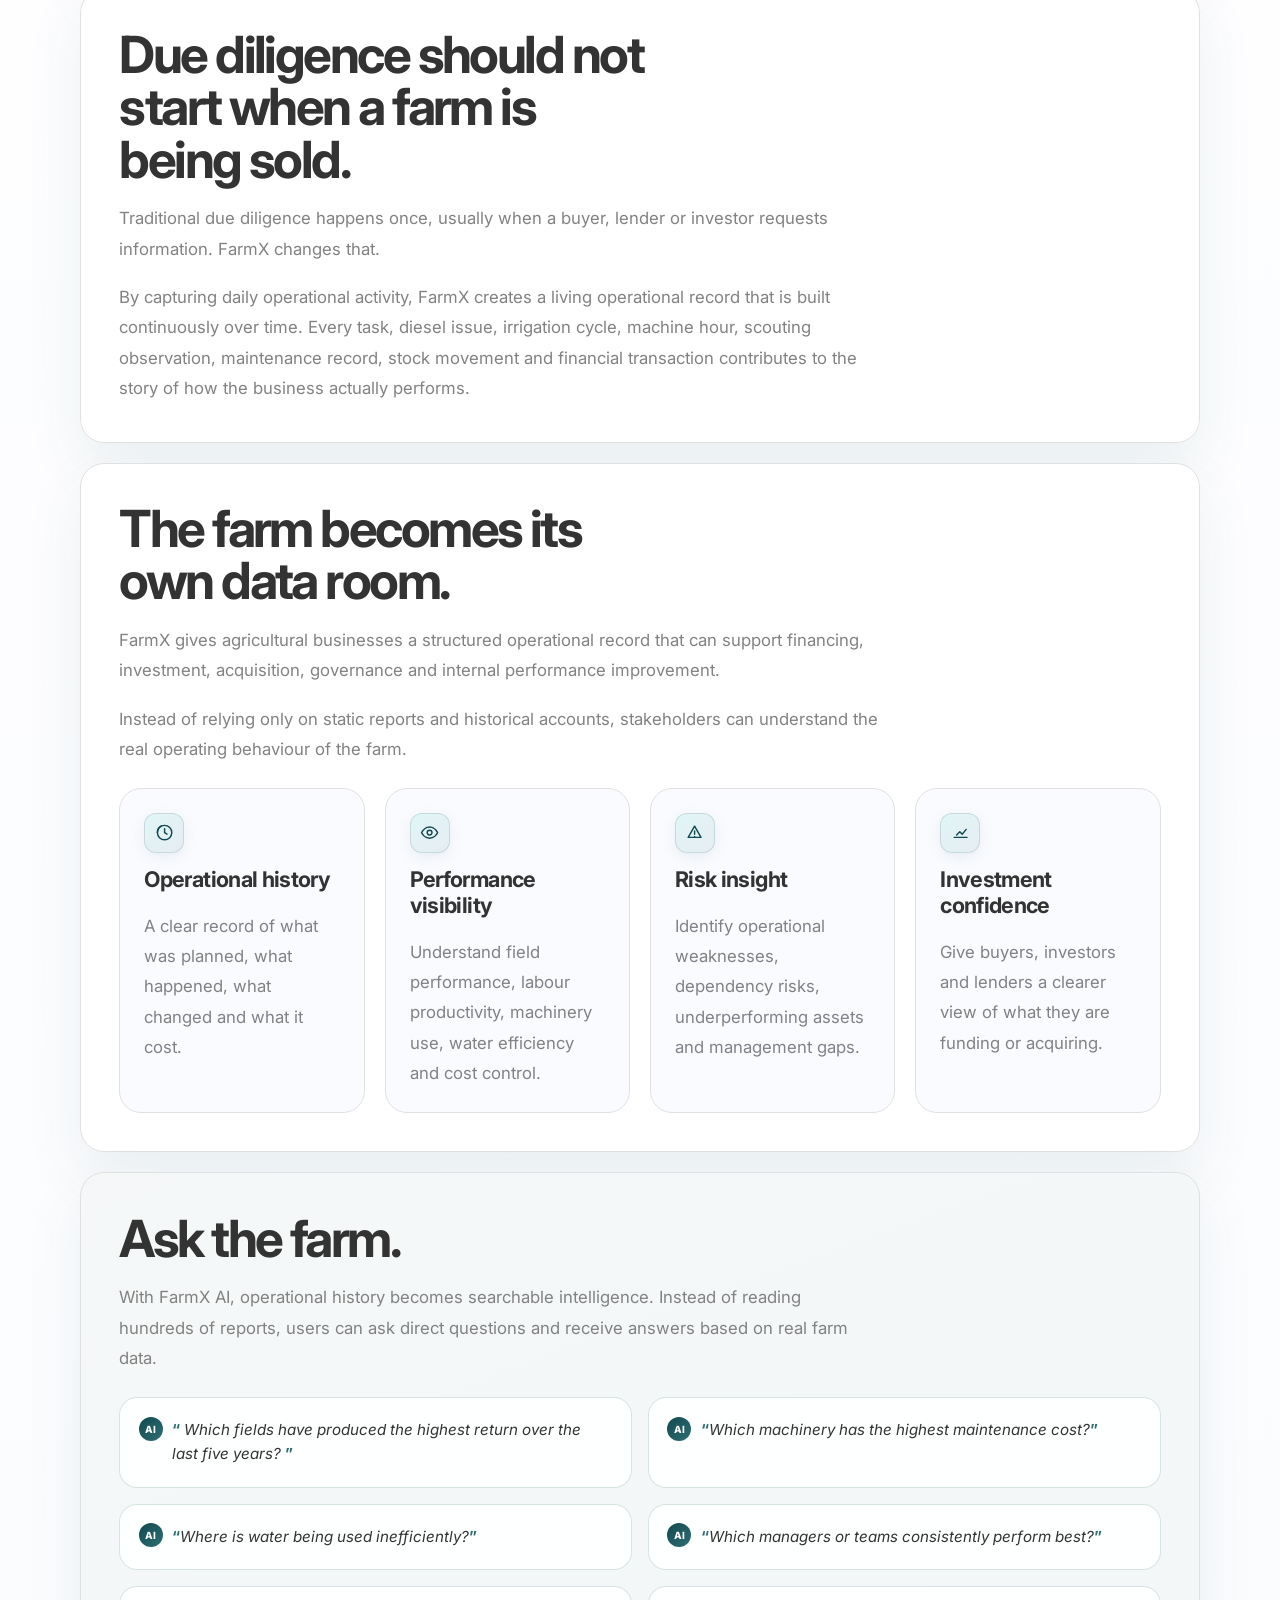
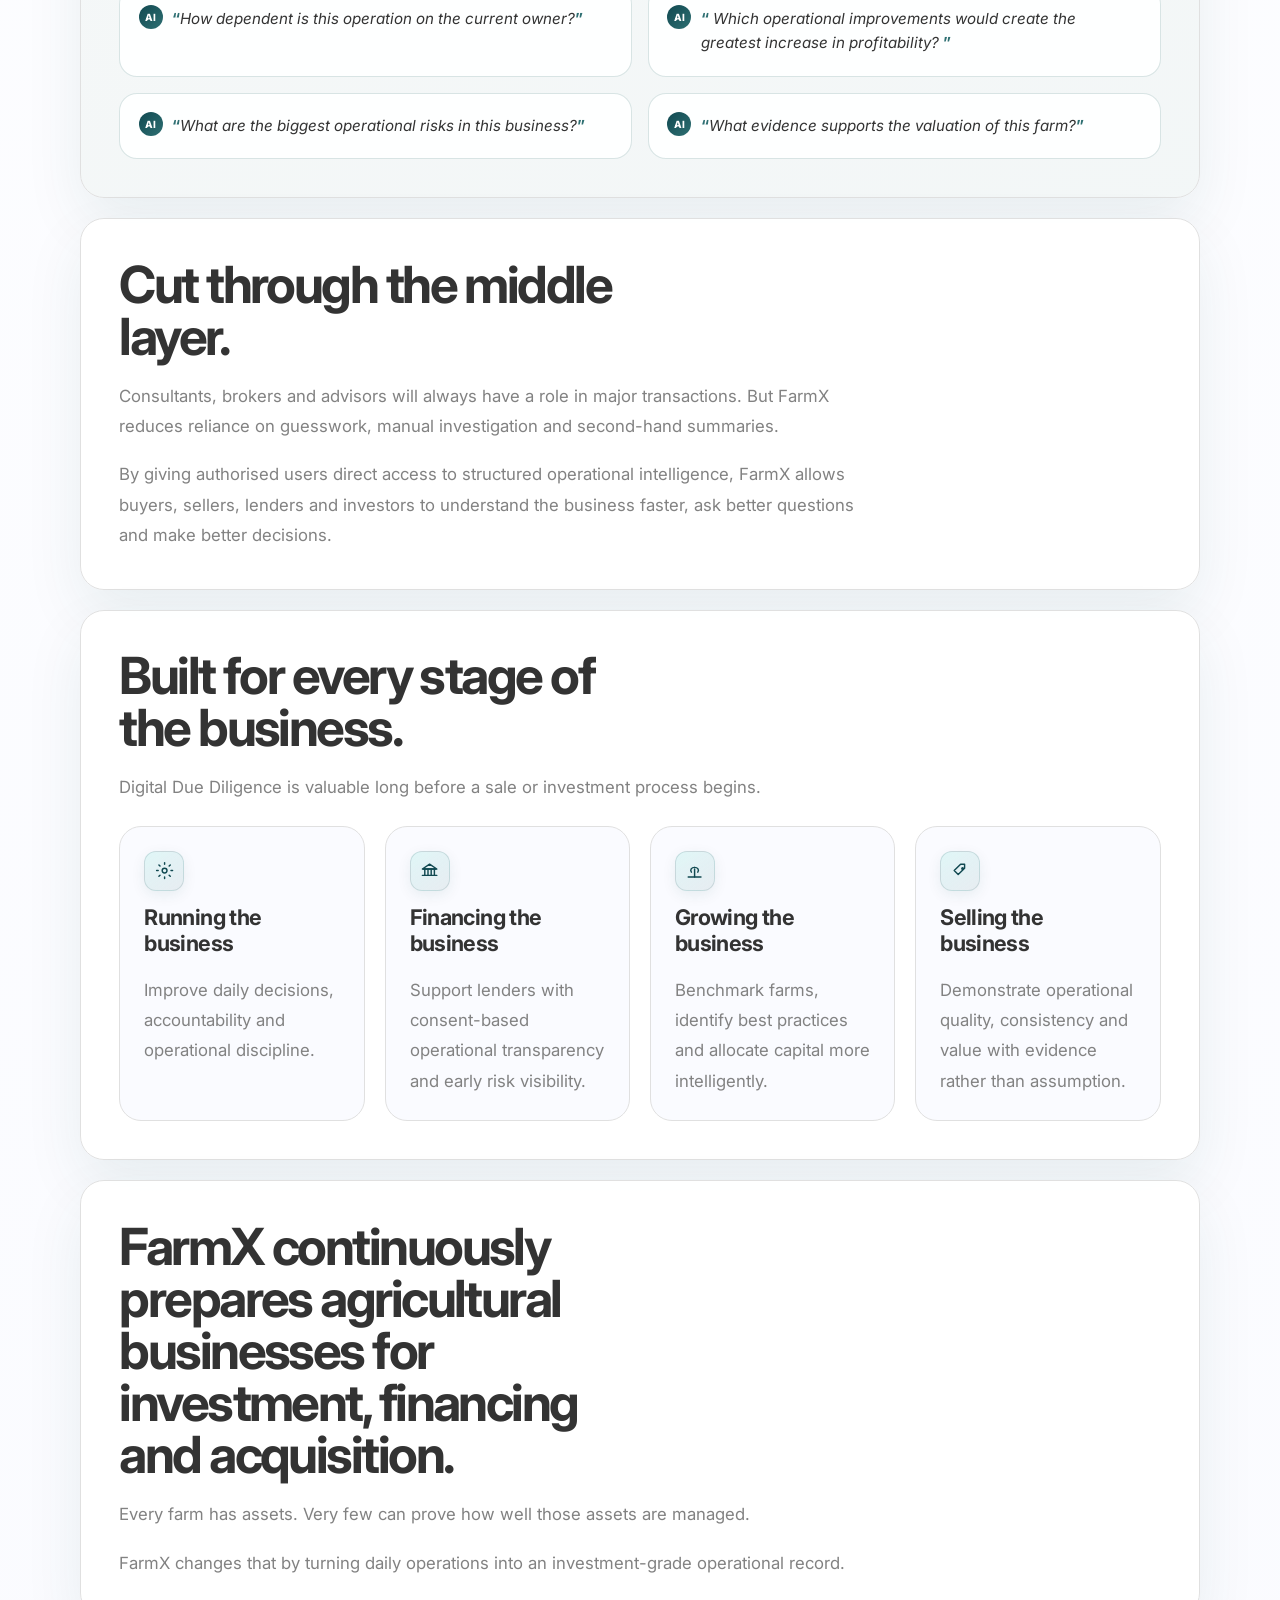
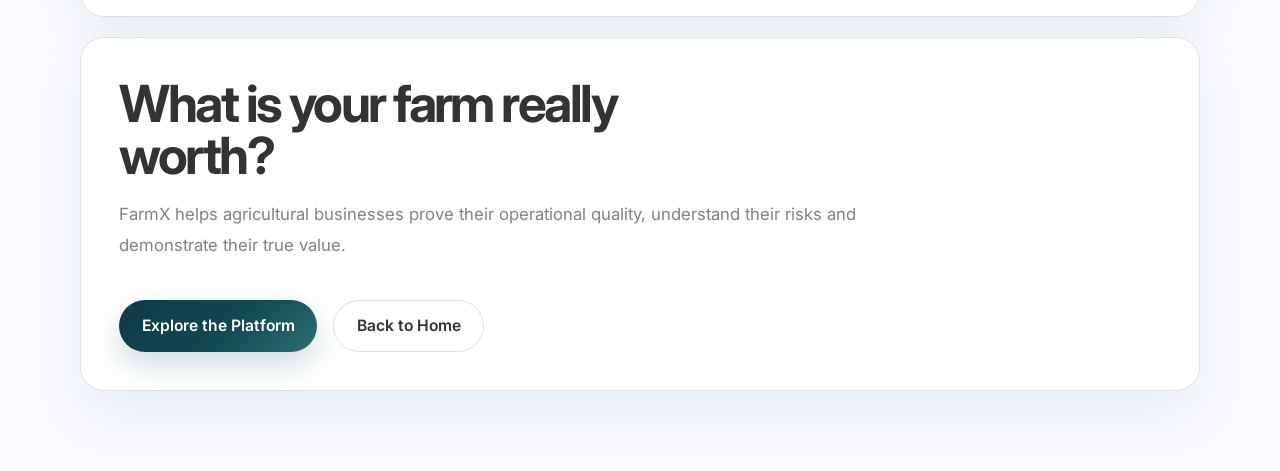
<file: digital-due-diligence.html>
<!DOCTYPE html>
<html lang="en">
  <head>
    <meta charset="UTF-8" />
    <meta name="viewport" content="width=device-width, initial-scale=1.0" />
    <title>Digital Due Diligence | FarmX</title>
    <meta
      name="description"
      content="FarmX creates a continuously updated operational record that helps farms, buyers, investors and lenders understand the true performance and value of agricultural businesses."
    />
    <link rel="preconnect" href="https://fonts.googleapis.com" />
    <link rel="preconnect" href="https://fonts.gstatic.com" crossorigin />
    <link
      href="https://fonts.googleapis.com/css2?family=Inter:wght@400;500;600;700;800&display=swap"
      rel="stylesheet"
    />
    <link rel="icon" href="assets/new-ag-os-logo.png" type="image/png" />
    <link rel="stylesheet" href="styles.css" />
  </head>
  <body>
    <main class="ddd-page">
      <div class="site-topbar">
        <div class="container">
          <header class="topbar">
            <a class="brand-mark" href="index.html">
              <img
                src="assets/new-ag-os-logo.png"
                alt="FarmX AgOS AI"
                class="brand-logo"
              />
            </a>
            <button
              type="button"
              class="nav-toggle"
              aria-label="Toggle navigation"
              aria-expanded="false"
              aria-controls="primary-nav"
            >
              <span class="nav-toggle__line" aria-hidden="true"></span>
              <span class="nav-toggle__line" aria-hidden="true"></span>
              <span class="nav-toggle__line" aria-hidden="true"></span>
            </button>
            <nav class="page-nav" id="primary-nav" aria-label="Primary">
              <a href="index.html">Home</a>
              <a href="vision.html">Vision</a>
              <a href="platform.html">Platform</a>
              <a href="industries.html">Industries</a>
              <a href="digital-due-diligence.html">Digital Due Diligence</a>
              <a href="investors.html">Investors</a>
              <a href="roadmap.html">Roadmap</a>
              <a href="founder.html">Founder</a>
              <a href="leadership.html">Leadership</a>
              <a href="about.html">About</a>
              <a href="contact.html">Contact</a>
            </nav>
          </header>
        </div>
      </div>
      <section class="hero hero--page">
        <div class="container hero__inner hero__inner--page">
          <div class="hero__content hero__content--wide">
            <img
              src="assets/farmx-ag-os-logo.png"
              alt="FarmX AgOS AI"
              class="hero__logo hero__logo--compact"
            />
            <p class="eyebrow">Digital Due Diligence</p>
            <h1>Know exactly what you’re buying.</h1>
            <p class="hero__copy">
              Buying or financing a farming business has traditionally relied on
              financial statements, machinery lists, production records and site
              visits. These matter, but they rarely reveal how the business
              actually operates. FarmX creates a continuously updated digital
              due diligence record of the entire farming operation.
            </p>
            <div class="hero__actions">
              <a class="button button--primary" href="platform.html"
                >Explore the Platform</a
              >
              <a class="button button--secondary" href="industries.html"
                >Industries</a
              >
            </div>
          </div>
        </div>
      </section>

      <section class="content-sections">
        <div class="container stack">
          <section class="content-block">
            <h2>The true value of a farm is not only its assets.</h2>
            <p>
              Land, water rights, machinery, buildings and crops all matter. But
              they do not tell the full story. Two farms with similar assets can
              perform very differently because one is better operated than the
              other.
            </p>
            <p>
              FarmX helps reveal the operational quality behind the business:
              how work is planned, how resources are used, how efficiently
              machinery runs, how consistently water is applied, how costs are
              controlled and how decisions are made.
            </p>
          </section>

          <section class="content-block">
            <h2>Due diligence should not start when a farm is being sold.</h2>
            <p>
              Traditional due diligence happens once, usually when a buyer,
              lender or investor requests information. FarmX changes that.
            </p>
            <p>
              By capturing daily operational activity, FarmX creates a living
              operational record that is built continuously over time. Every
              task, diesel issue, irrigation cycle, machine hour, scouting
              observation, maintenance record, stock movement and financial
              transaction contributes to the story of how the business actually
              performs.
            </p>
          </section>

          <section class="content-block">
            <h2>The farm becomes its own data room.</h2>
            <p>
              FarmX gives agricultural businesses a structured operational
              record that can support financing, investment, acquisition,
              governance and internal performance improvement.
            </p>
            <p>
              Instead of relying only on static reports and historical accounts,
              stakeholders can understand the real operating behaviour of the
              farm.
            </p>
            <div class="card-grid card-grid--four">
              <article class="belief-card">
                <span class="icon-badge" data-icon="history"></span>
                <h3>Operational history</h3>
                <p>
                  A clear record of what was planned, what happened, what changed
                  and what it cost.
                </p>
              </article>
              <article class="belief-card">
                <span class="icon-badge" data-icon="eye"></span>
                <h3>Performance visibility</h3>
                <p>
                  Understand field performance, labour productivity, machinery
                  use, water efficiency and cost control.
                </p>
              </article>
              <article class="belief-card">
                <span class="icon-badge" data-icon="alert"></span>
                <h3>Risk insight</h3>
                <p>
                  Identify operational weaknesses, dependency risks,
                  underperforming assets and management gaps.
                </p>
              </article>
              <article class="belief-card">
                <span class="icon-badge" data-icon="trend-up"></span>
                <h3>Investment confidence</h3>
                <p>
                  Give buyers, investors and lenders a clearer view of what
                  they are funding or acquiring.
                </p>
              </article>
            </div>
          </section>

          <section class="content-block content-block--ai">
            <h2>Ask the farm.</h2>
            <p>
              With FarmX AI, operational history becomes searchable
              intelligence. Instead of reading hundreds of reports, users can ask
              direct questions and receive answers based on real farm data.
            </p>
            <div class="ai-questions">
              <article class="ai-question-card">
                <span class="ai-question-card__badge">AI</span>
                <p>
                  Which fields have produced the highest return over the last
                  five years?
                </p>
              </article>
              <article class="ai-question-card">
                <span class="ai-question-card__badge">AI</span>
                <p>Which machinery has the highest maintenance cost?</p>
              </article>
              <article class="ai-question-card">
                <span class="ai-question-card__badge">AI</span>
                <p>Where is water being used inefficiently?</p>
              </article>
              <article class="ai-question-card">
                <span class="ai-question-card__badge">AI</span>
                <p>Which managers or teams consistently perform best?</p>
              </article>
              <article class="ai-question-card">
                <span class="ai-question-card__badge">AI</span>
                <p>How dependent is this operation on the current owner?</p>
              </article>
              <article class="ai-question-card">
                <span class="ai-question-card__badge">AI</span>
                <p>
                  Which operational improvements would create the greatest
                  increase in profitability?
                </p>
              </article>
              <article class="ai-question-card">
                <span class="ai-question-card__badge">AI</span>
                <p>What are the biggest operational risks in this business?</p>
              </article>
              <article class="ai-question-card">
                <span class="ai-question-card__badge">AI</span>
                <p>What evidence supports the valuation of this farm?</p>
              </article>
            </div>
          </section>

          <section class="content-block">
            <h2>Cut through the middle layer.</h2>
            <p>
              Consultants, brokers and advisors will always have a role in major
              transactions. But FarmX reduces reliance on guesswork, manual
              investigation and second-hand summaries.
            </p>
            <p>
              By giving authorised users direct access to structured operational
              intelligence, FarmX allows buyers, sellers, lenders and investors
              to understand the business faster, ask better questions and make
              better decisions.
            </p>
          </section>

          <section class="content-block">
            <h2>Built for every stage of the business.</h2>
            <p>
              Digital Due Diligence is valuable long before a sale or investment
              process begins.
            </p>
            <div class="card-grid card-grid--four">
              <article class="belief-card">
                <span class="icon-badge" data-icon="settings"></span>
                <h3>Running the business</h3>
                <p>
                  Improve daily decisions, accountability and operational
                  discipline.
                </p>
              </article>
              <article class="belief-card">
                <span class="icon-badge" data-icon="bank"></span>
                <h3>Financing the business</h3>
                <p>
                  Support lenders with consent-based operational transparency
                  and early risk visibility.
                </p>
              </article>
              <article class="belief-card">
                <span class="icon-badge" data-icon="sprout"></span>
                <h3>Growing the business</h3>
                <p>
                  Benchmark farms, identify best practices and allocate capital
                  more intelligently.
                </p>
              </article>
              <article class="belief-card">
                <span class="icon-badge" data-icon="tag"></span>
                <h3>Selling the business</h3>
                <p>
                  Demonstrate operational quality, consistency and value with
                  evidence rather than assumption.
                </p>
              </article>
            </div>
          </section>

          <section class="content-block">
            <h2>
              FarmX continuously prepares agricultural businesses for
              investment, financing and acquisition.
            </h2>
            <p>Every farm has assets. Very few can prove how well those assets are managed.</p>
            <p>
              FarmX changes that by turning daily operations into an
              investment-grade operational record.
            </p>
          </section>

          <section class="final-cta">
            <div class="content-block content-block--cta">
              <h2>What is your farm really worth?</h2>
              <p>
                FarmX helps agricultural businesses prove their operational
                quality, understand their risks and demonstrate their true value.
              </p>
              <div class="hero__actions">
                <a class="button button--primary" href="platform.html"
                  >Explore the Platform</a
                >
                <a class="button button--secondary" href="index.html"
                  >Back to Home</a
                >
              </div>
            </div>
          </section>
        </div>
      </section>
    </main>
  
    <script src="icons.js"></script>
    <script src="nav.js"></script>
  </body>
</html>
</file>
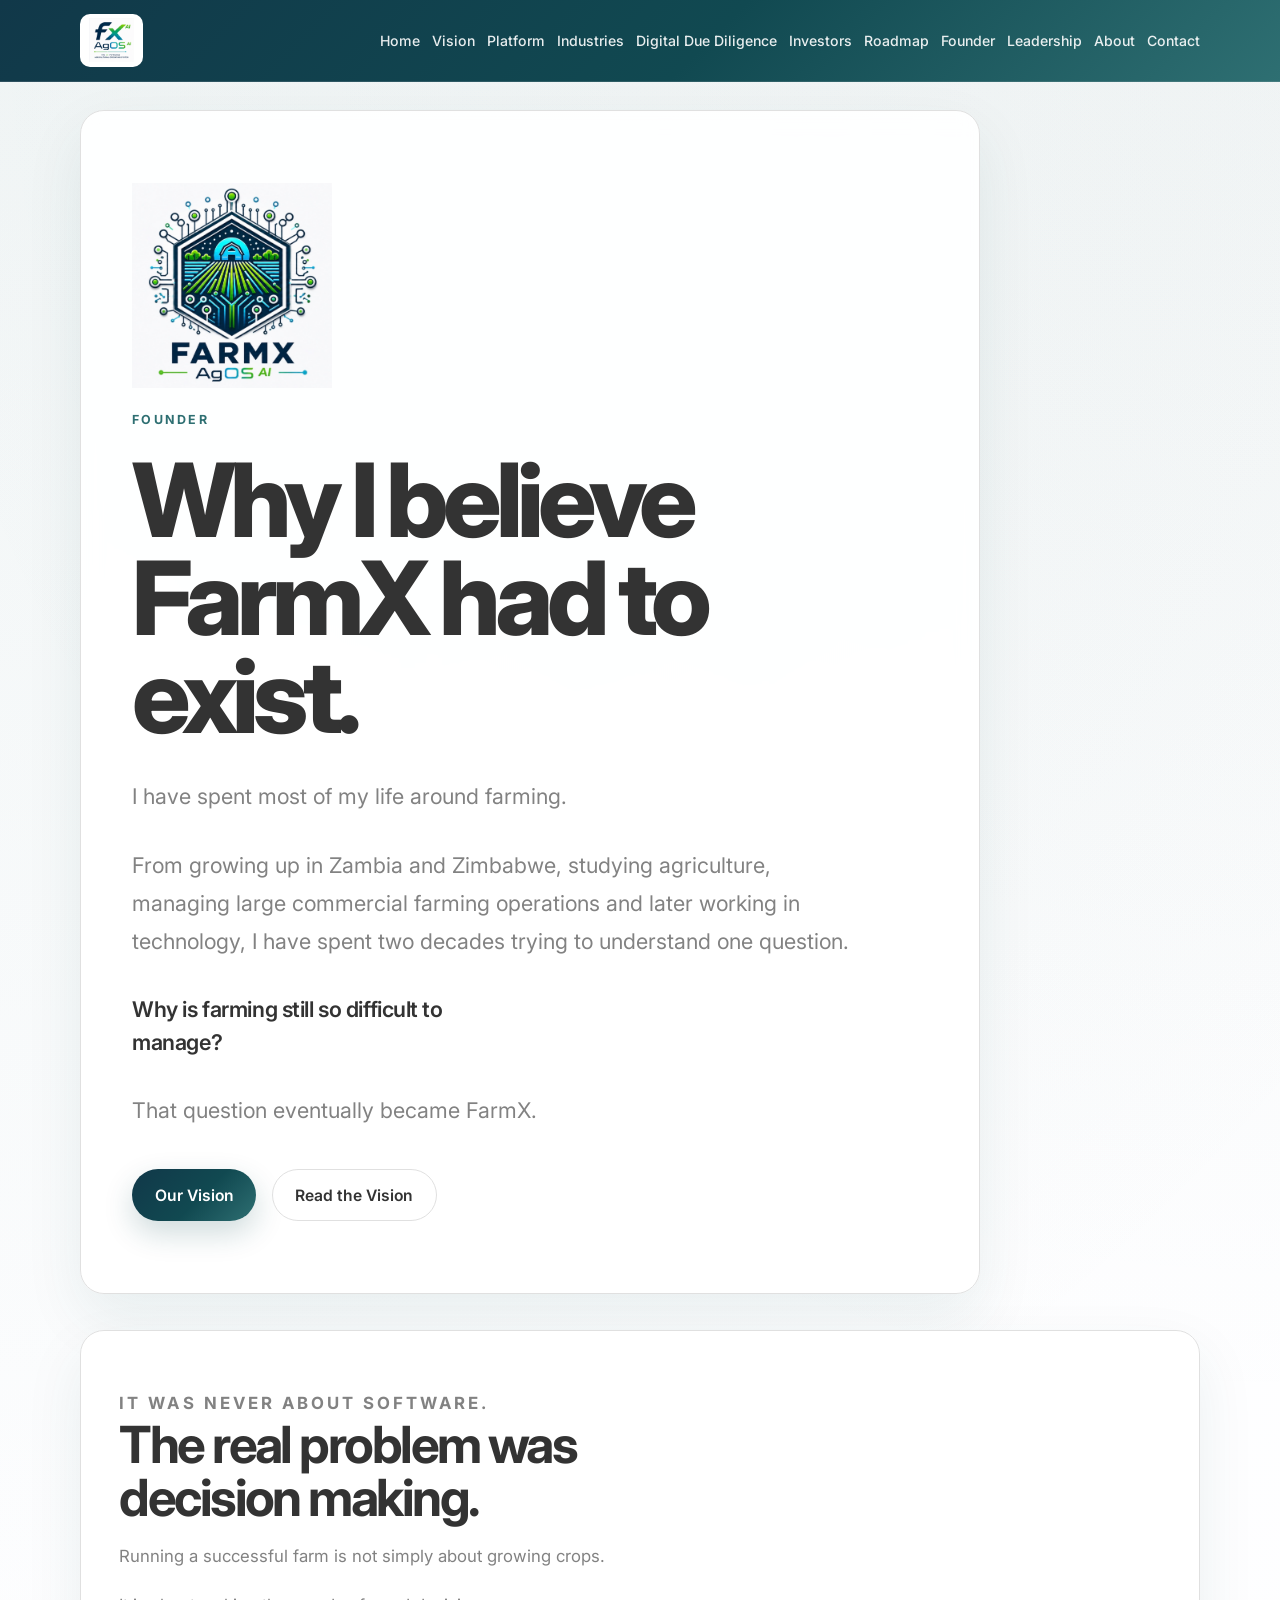
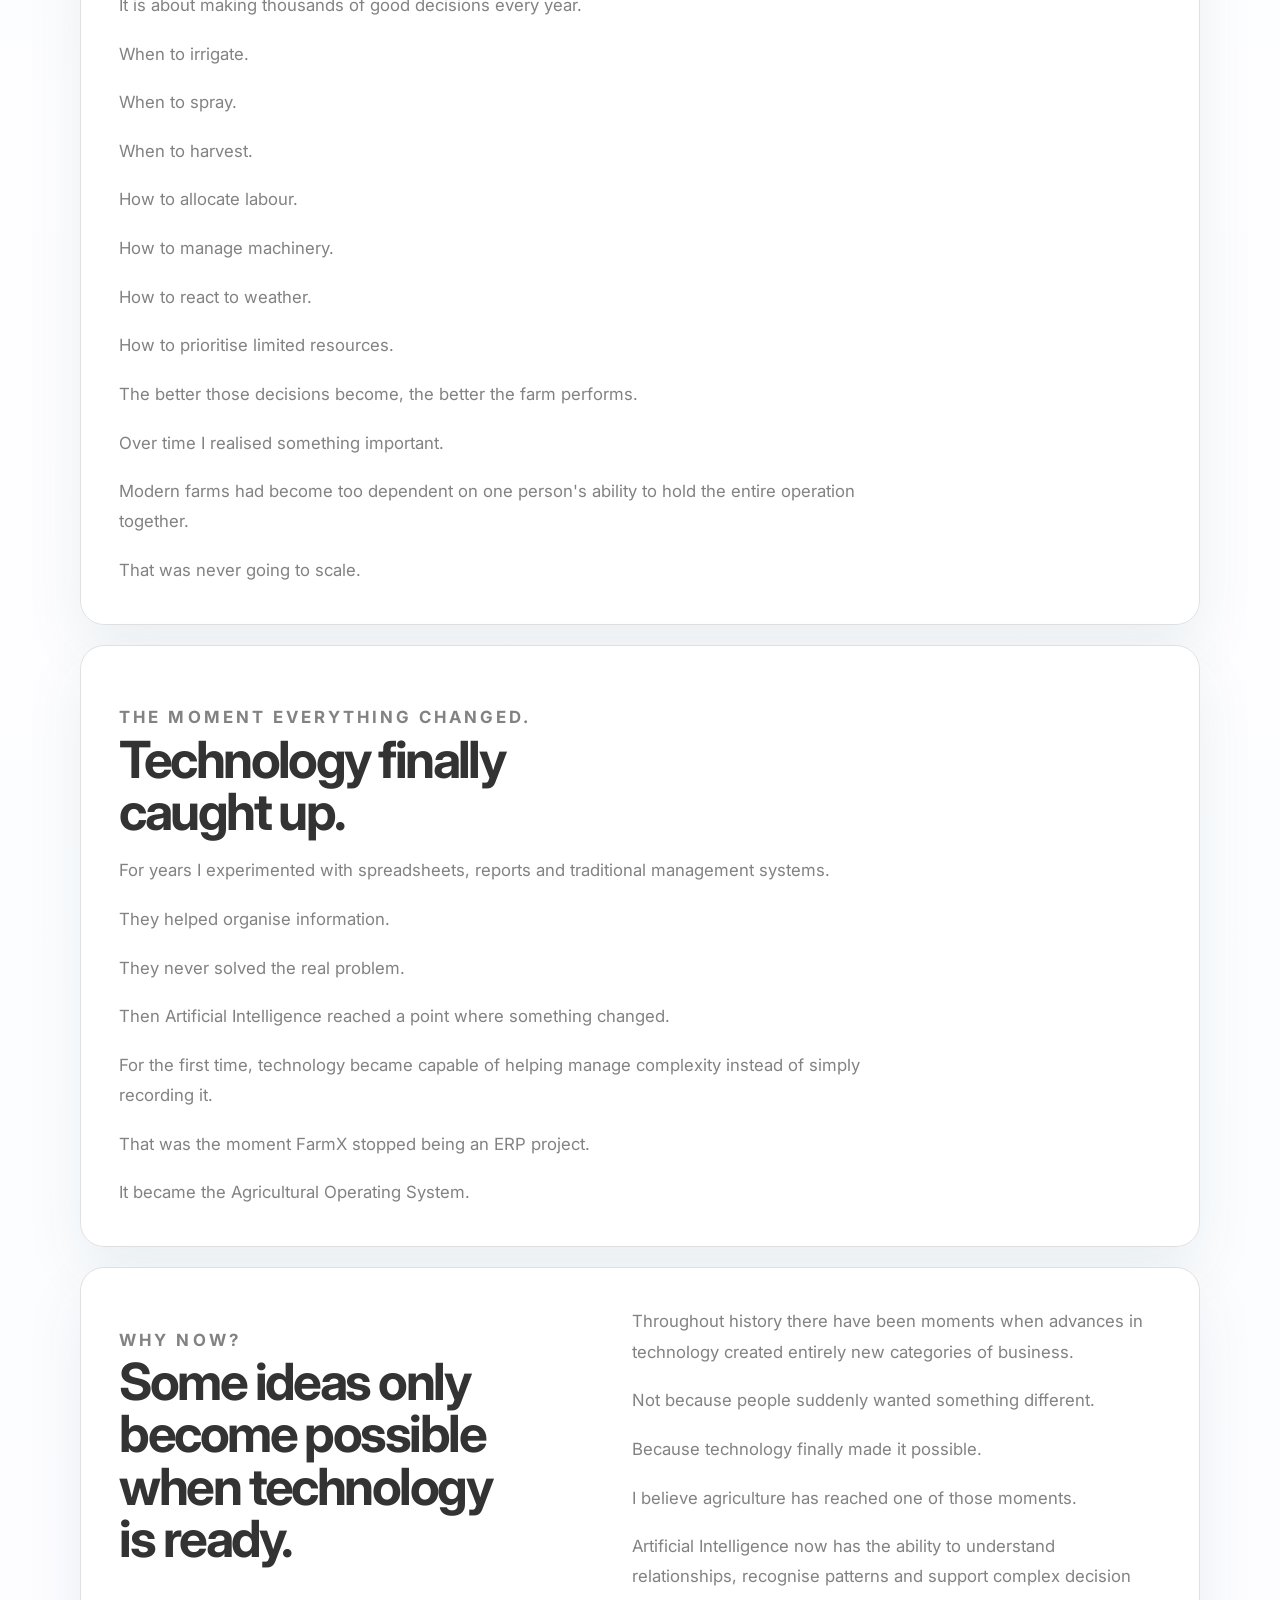
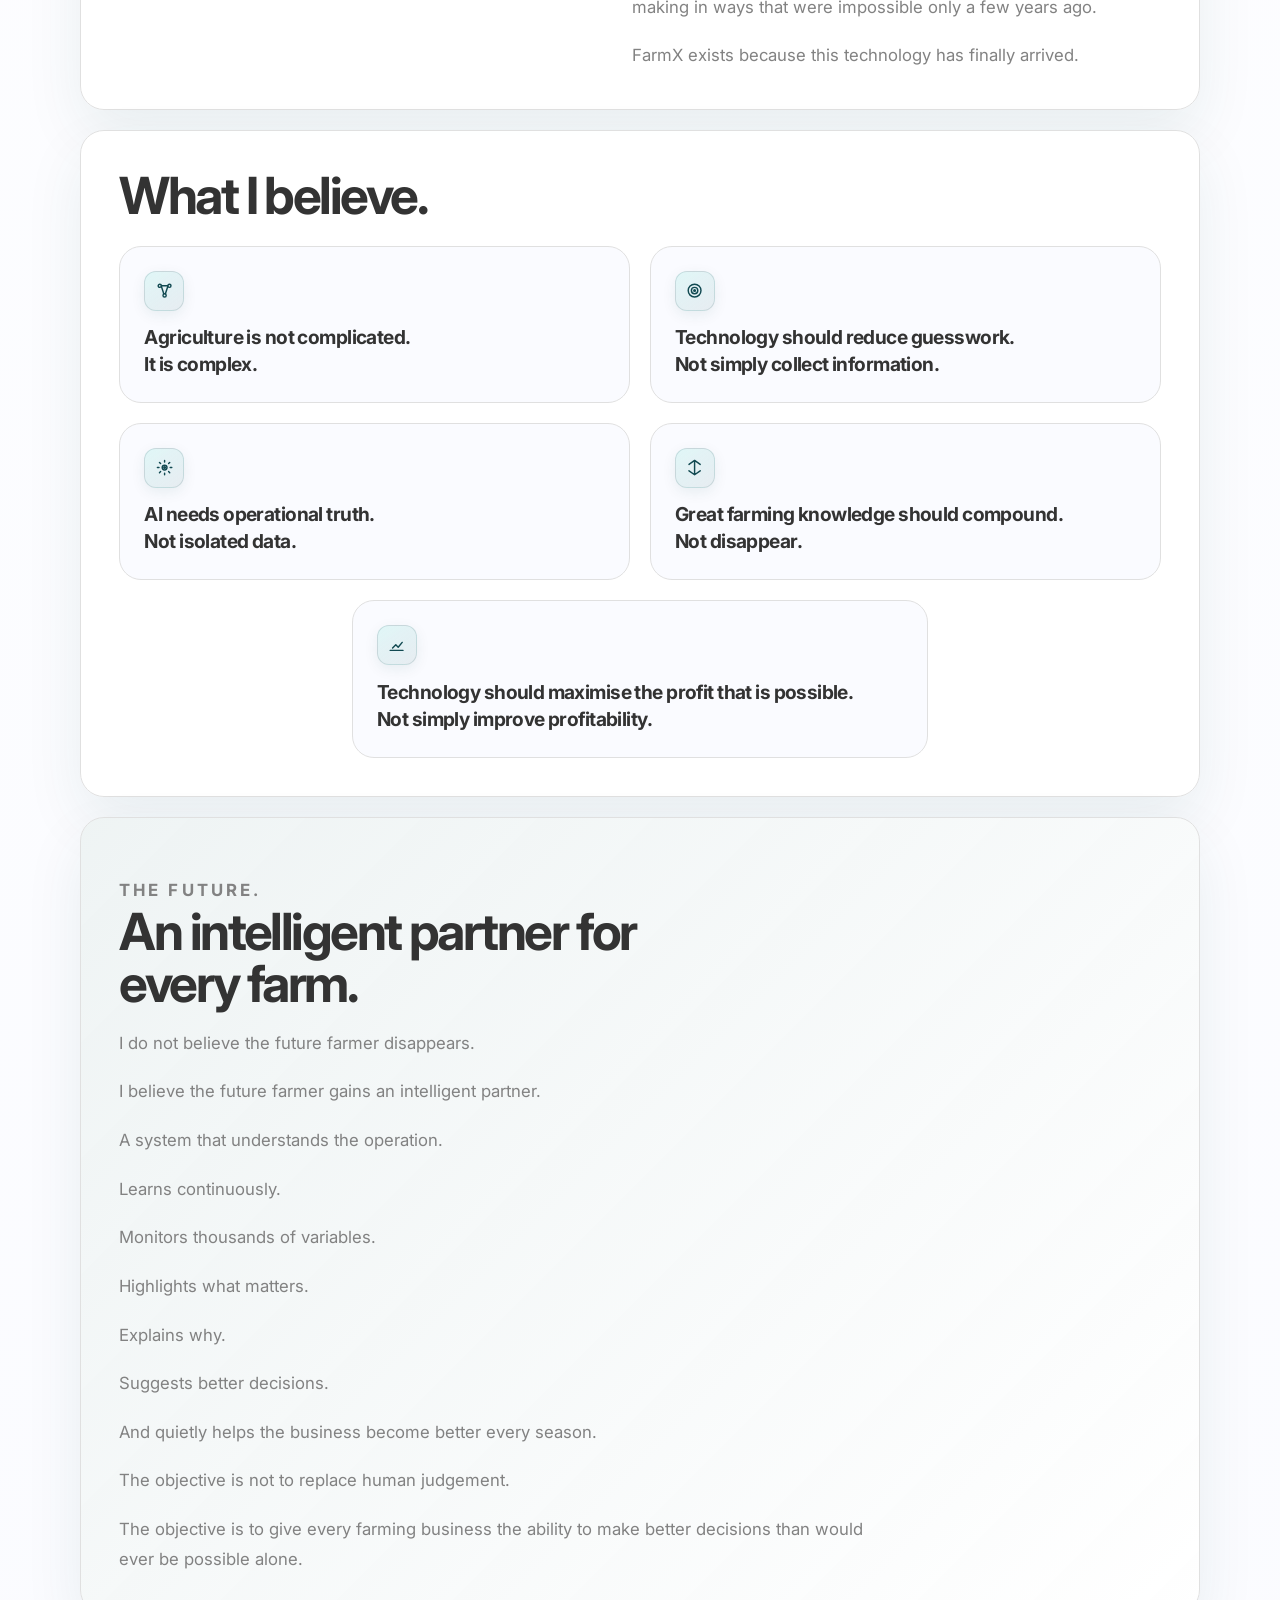
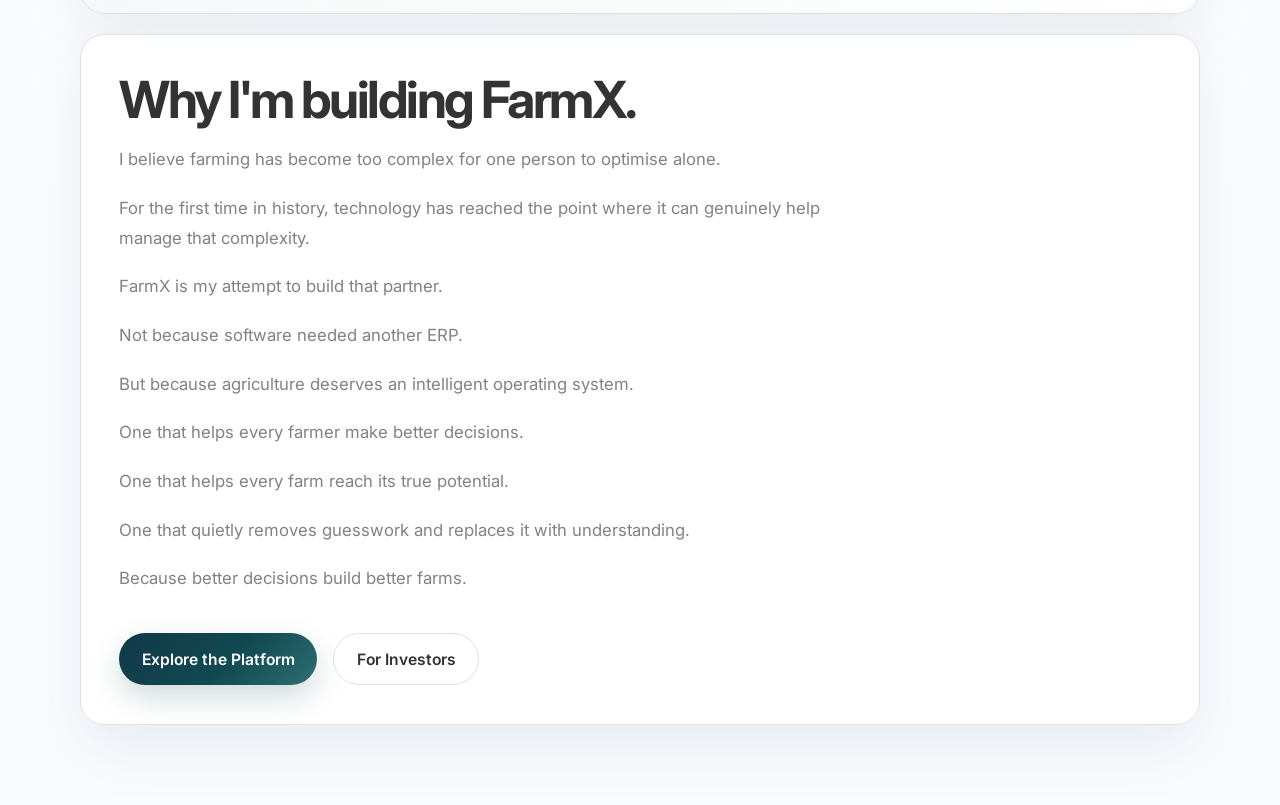
<file: founder.html>
<!DOCTYPE html>
<html lang="en">
  <head>
    <meta charset="UTF-8" />
    <meta name="viewport" content="width=device-width, initial-scale=1.0" />
    <title>Founder | FarmX</title>
    <meta
      name="description"
      content="Why FarmX exists — one farmer's journey from managing complex operations to building the Agricultural Operating System."
    />
    <link rel="preconnect" href="https://fonts.googleapis.com" />
    <link rel="preconnect" href="https://fonts.gstatic.com" crossorigin />
    <link
      href="https://fonts.googleapis.com/css2?family=Inter:wght@400;500;600;700;800&display=swap"
      rel="stylesheet"
    />
    <link rel="icon" href="assets/new-ag-os-logo.png" type="image/png" />
    <link rel="stylesheet" href="styles.css" />
  </head>
  <body>
    <main class="founder-page">
      <div class="site-topbar">
        <div class="container">
          <header class="topbar">
            <a class="brand-mark" href="index.html">
              <img
                src="assets/new-ag-os-logo.png"
                alt="FarmX AgOS AI"
                class="brand-logo"
              />
            </a>
            <button
              type="button"
              class="nav-toggle"
              aria-label="Toggle navigation"
              aria-expanded="false"
              aria-controls="primary-nav"
            >
              <span class="nav-toggle__line" aria-hidden="true"></span>
              <span class="nav-toggle__line" aria-hidden="true"></span>
              <span class="nav-toggle__line" aria-hidden="true"></span>
            </button>
            <nav class="page-nav" id="primary-nav" aria-label="Primary">
              <a href="index.html">Home</a>
              <a href="vision.html">Vision</a>
              <a href="platform.html">Platform</a>
              <a href="industries.html">Industries</a>
              <a href="digital-due-diligence.html">Digital Due Diligence</a>
              <a href="investors.html">Investors</a>
              <a href="roadmap.html">Roadmap</a>
              <a href="founder.html">Founder</a>
              <a href="leadership.html">Leadership</a>
              <a href="about.html">About</a>
              <a href="contact.html">Contact</a>
            </nav>
          </header>
        </div>
      </div>

      <section class="hero hero--page">
        <div class="container hero__inner hero__inner--page">
          <div class="hero__content hero__content--wide">
            <img
              src="assets/farmx-ag-os-logo.png"
              alt="FarmX AgOS AI"
              class="hero__logo hero__logo--compact"
            />
            <p class="eyebrow">Founder</p>
            <h1>Why I believe FarmX had to exist.</h1>
            <p class="hero__copy">I have spent most of my life around farming.</p>
            <p class="hero__copy">
              From growing up in Zambia and Zimbabwe, studying agriculture,
              managing large commercial farming operations and later working in
              technology, I have spent two decades trying to understand one
              question.
            </p>
            <p class="hero__copy hero__copy--emphasis">
              Why is farming still so difficult to manage?
            </p>
            <p class="hero__copy">That question eventually became FarmX.</p>
            <div class="hero__actions">
              <a class="button button--primary" href="vision.html"
                >Our Vision</a
              >
              <a class="button button--secondary" href="vision.html"
                >Read the Vision</a
              >
            </div>
          </div>
        </div>
      </section>

      <section class="content-sections">
        <div class="container stack stack--founder">
          <section class="content-block">
            <p class="section-kicker">It was never about software.</p>
            <h2>The real problem was decision making.</h2>
            <p>Running a successful farm is not simply about growing crops.</p>
            <p>
              It is about making thousands of good decisions every year.
            </p>
            <p>When to irrigate.</p>
            <p>When to spray.</p>
            <p>When to harvest.</p>
            <p>How to allocate labour.</p>
            <p>How to manage machinery.</p>
            <p>How to react to weather.</p>
            <p>How to prioritise limited resources.</p>
            <p>The better those decisions become, the better the farm performs.</p>
            <p>Over time I realised something important.</p>
            <p>
              Modern farms had become too dependent on one person's ability to
              hold the entire operation together.
            </p>
            <p>That was never going to scale.</p>
          </section>

          <section class="content-block content-block--accent">
            <p class="section-kicker">The moment everything changed.</p>
            <h2>Technology finally caught up.</h2>
            <p>
              For years I experimented with spreadsheets, reports and traditional
              management systems.
            </p>
            <p>They helped organise information.</p>
            <p>They never solved the real problem.</p>
            <p>Then Artificial Intelligence reached a point where something changed.</p>
            <p>
              For the first time, technology became capable of helping manage
              complexity instead of simply recording it.
            </p>
            <p>That was the moment FarmX stopped being an ERP project.</p>
            <p>It became the Agricultural Operating System.</p>
          </section>

          <section class="content-block content-block--split">
            <div>
              <p class="section-kicker">Why now?</p>
              <h2>Some ideas only become possible when technology is ready.</h2>
            </div>
            <div class="content-copy">
              <p>
                Throughout history there have been moments when advances in
                technology created entirely new categories of business.
              </p>
              <p>Not because people suddenly wanted something different.</p>
              <p>Because technology finally made it possible.</p>
              <p>I believe agriculture has reached one of those moments.</p>
              <p>
                Artificial Intelligence now has the ability to understand
                relationships, recognise patterns and support complex decision
                making in ways that were impossible only a few years ago.
              </p>
              <p>FarmX exists because this technology has finally arrived.</p>
            </div>
          </section>

          <section class="beliefs beliefs--founder">
            <div class="beliefs__header">
              <h2>What I believe.</h2>
            </div>
            <div class="belief-grid belief-grid--founder">
              <article class="belief-card">
                <span class="icon-badge" data-icon="nodes"></span>
                <h3>
                  Agriculture is not complicated.<br />
                  It is complex.
                </h3>
              </article>
              <article class="belief-card">
                <span class="icon-badge" data-icon="target"></span>
                <h3>
                  Technology should reduce guesswork.<br />
                  Not simply collect information.
                </h3>
              </article>
              <article class="belief-card">
                <span class="icon-badge" data-icon="ai"></span>
                <h3>
                  AI needs operational truth.<br />
                  Not isolated data.
                </h3>
              </article>
              <article class="belief-card">
                <span class="icon-badge" data-icon="scalable"></span>
                <h3>
                  Great farming knowledge should compound.<br />
                  Not disappear.
                </h3>
              </article>
              <article class="belief-card belief-card--span">
                <span class="icon-badge" data-icon="trend-up"></span>
                <h3>
                  Technology should maximise the profit that is possible.<br />
                  Not simply improve profitability.
                </h3>
              </article>
            </div>
          </section>

          <section class="content-block content-block--featured">
            <p class="section-kicker">The future.</p>
            <h2>An intelligent partner for every farm.</h2>
            <p>I do not believe the future farmer disappears.</p>
            <p>I believe the future farmer gains an intelligent partner.</p>
            <p>A system that understands the operation.</p>
            <p>Learns continuously.</p>
            <p>Monitors thousands of variables.</p>
            <p>Highlights what matters.</p>
            <p>Explains why.</p>
            <p>Suggests better decisions.</p>
            <p>And quietly helps the business become better every season.</p>
            <p>The objective is not to replace human judgement.</p>
            <p>
              The objective is to give every farming business the ability to make
              better decisions than would ever be possible alone.
            </p>
          </section>

          <section class="final-cta">
            <div class="content-block content-block--cta">
              <h2>Why I'm building FarmX.</h2>
              <p>
                I believe farming has become too complex for one person to
                optimise alone.
              </p>
              <p>
                For the first time in history, technology has reached the point
                where it can genuinely help manage that complexity.
              </p>
              <p>FarmX is my attempt to build that partner.</p>
              <p>Not because software needed another ERP.</p>
              <p>But because agriculture deserves an intelligent operating system.</p>
              <p>One that helps every farmer make better decisions.</p>
              <p>One that helps every farm reach its true potential.</p>
              <p>
                One that quietly removes guesswork and replaces it with
                understanding.
              </p>
              <p>Because better decisions build better farms.</p>
              <div class="hero__actions">
                <a class="button button--primary" href="platform.html"
                  >Explore the Platform</a
                >
                <a class="button button--secondary" href="investors.html"
                  >For Investors</a
                >
              </div>
            </div>
          </section>
        </div>
      </section>
    </main>

    <script src="icons.js"></script>
    <script src="nav.js"></script>
  </body>
</html>
</file>
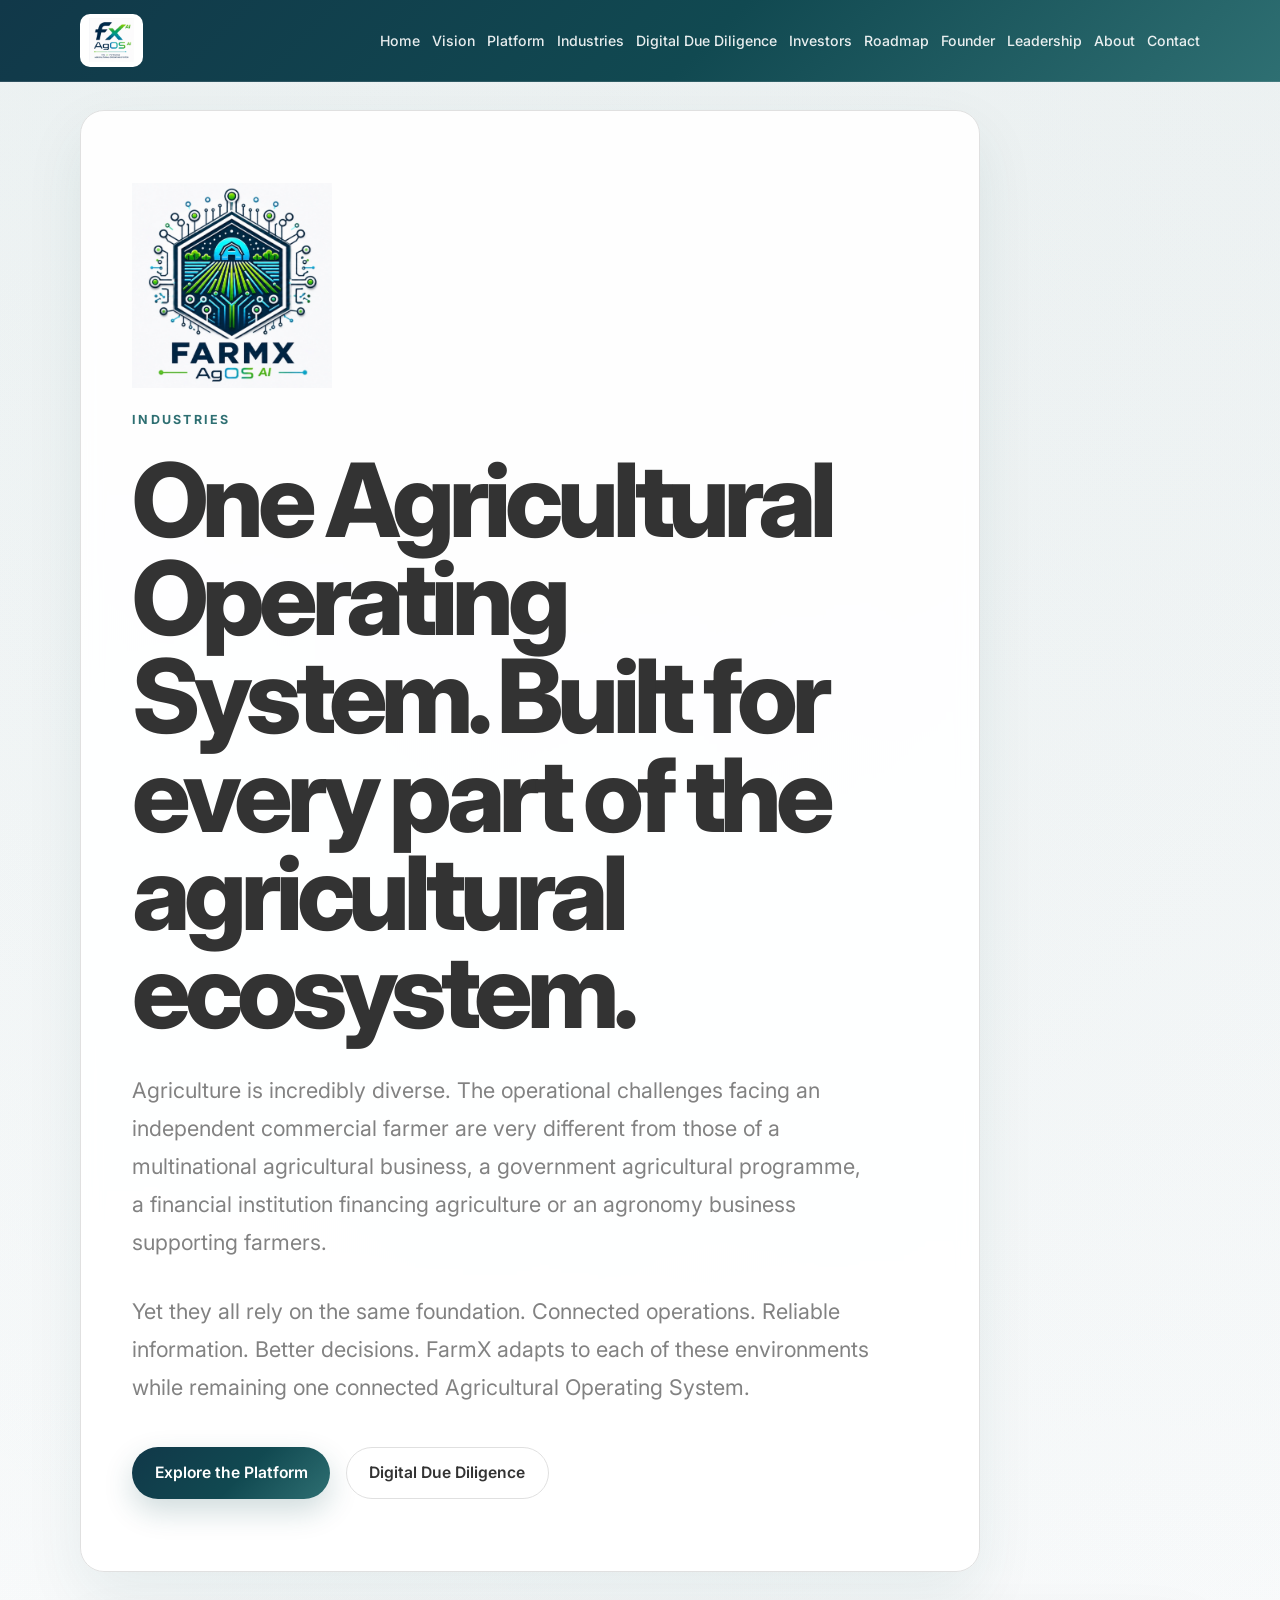
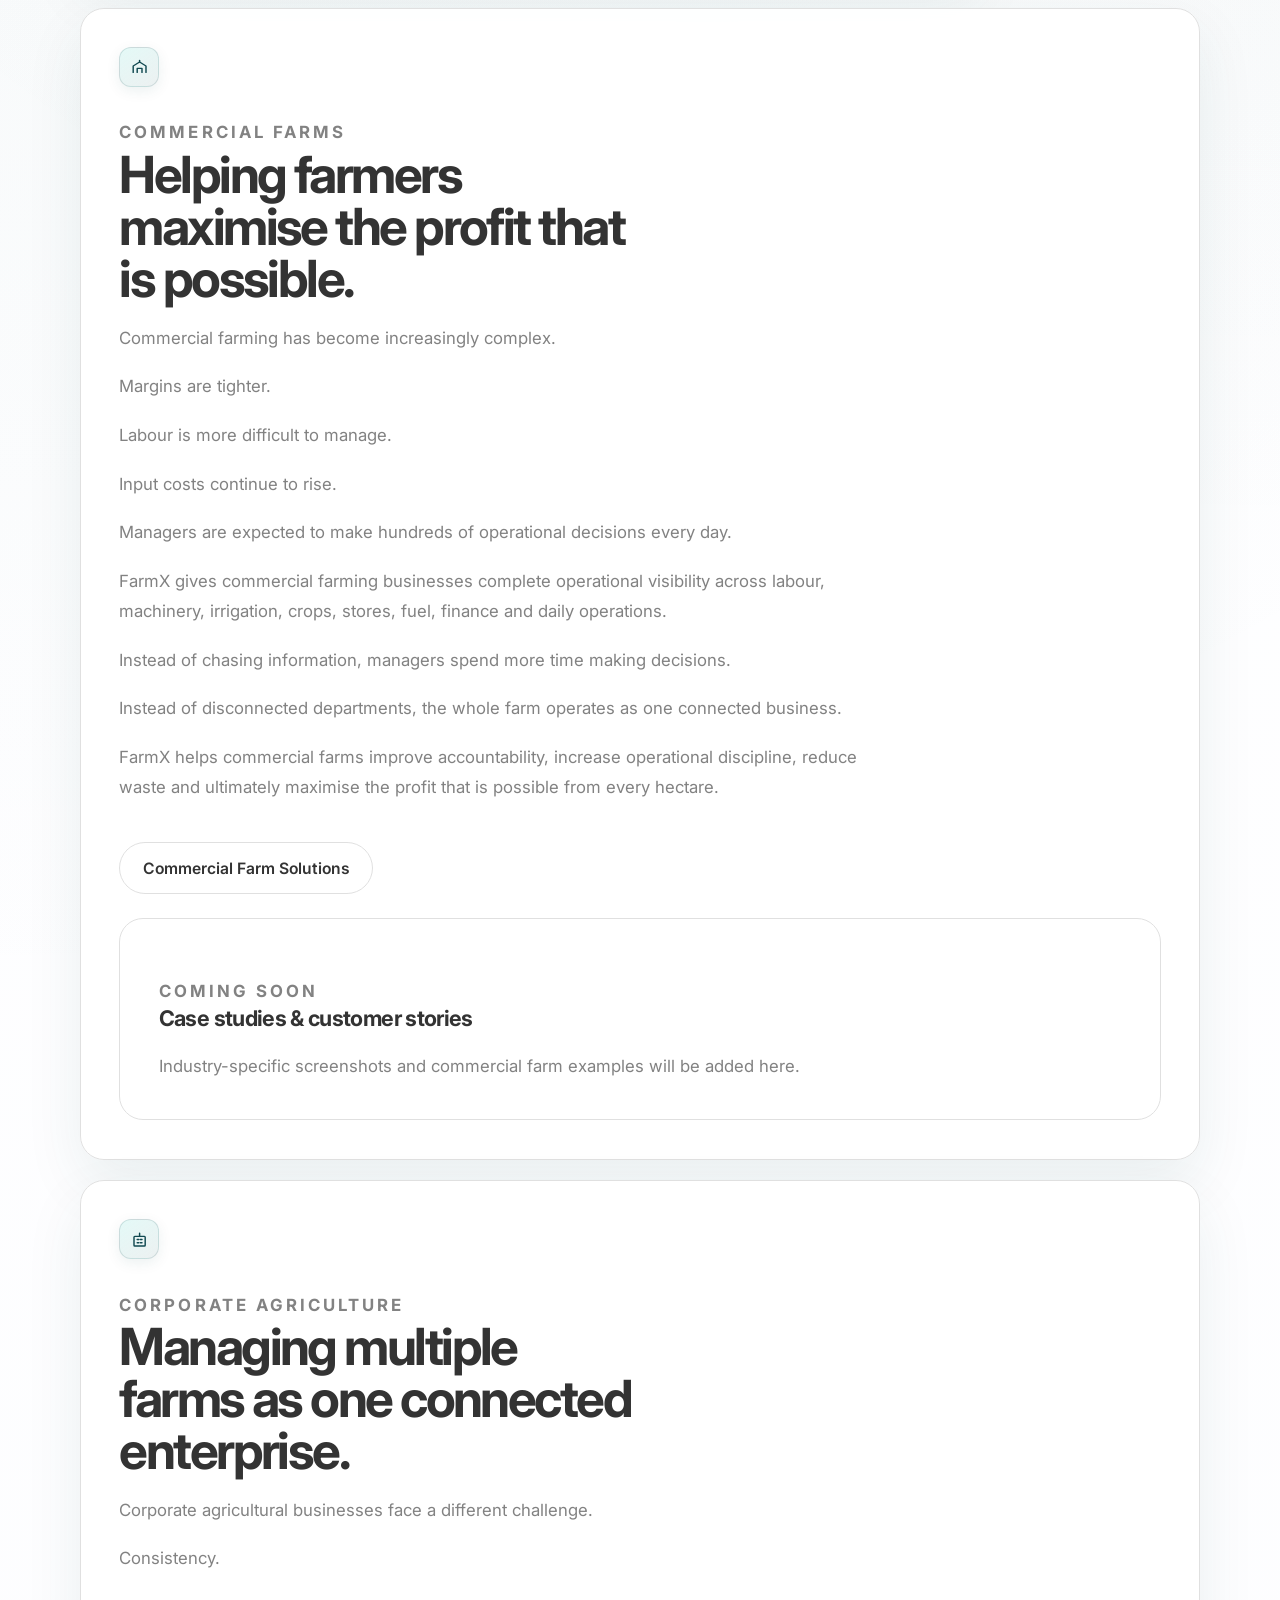
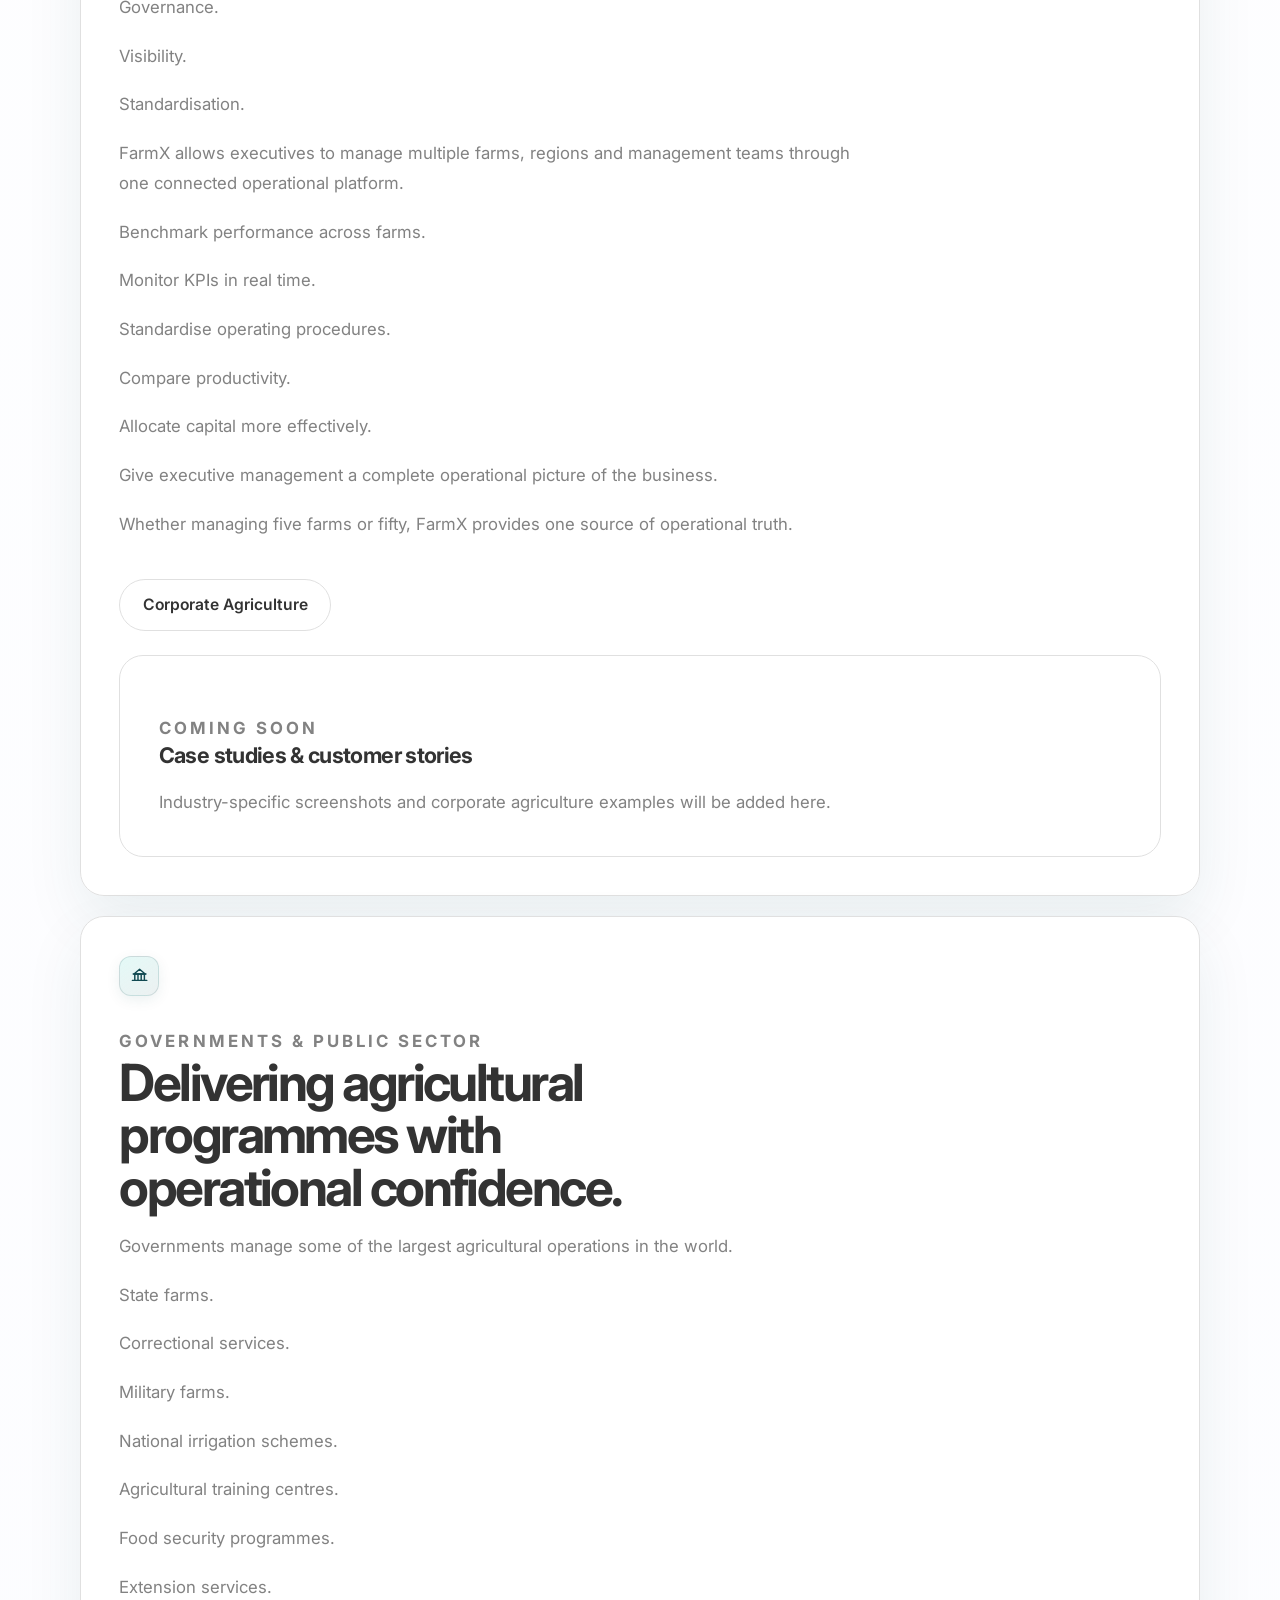
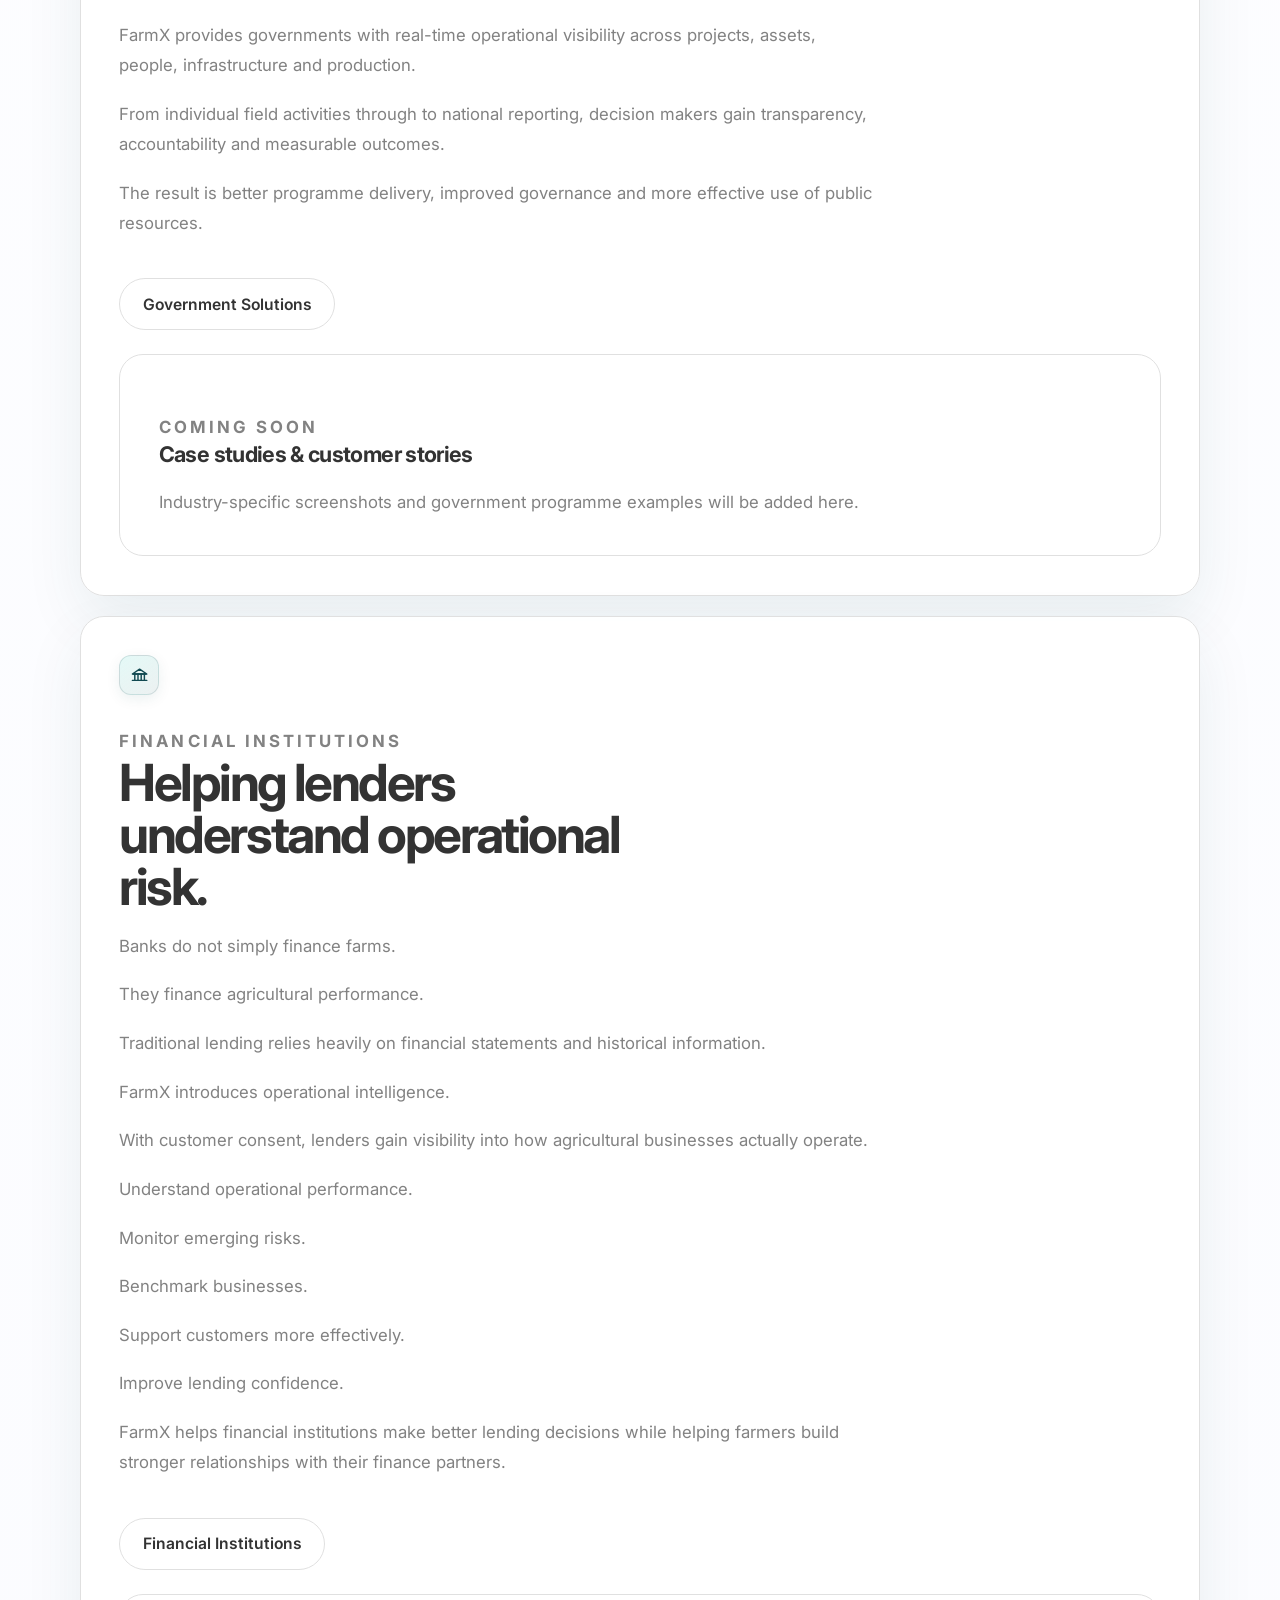
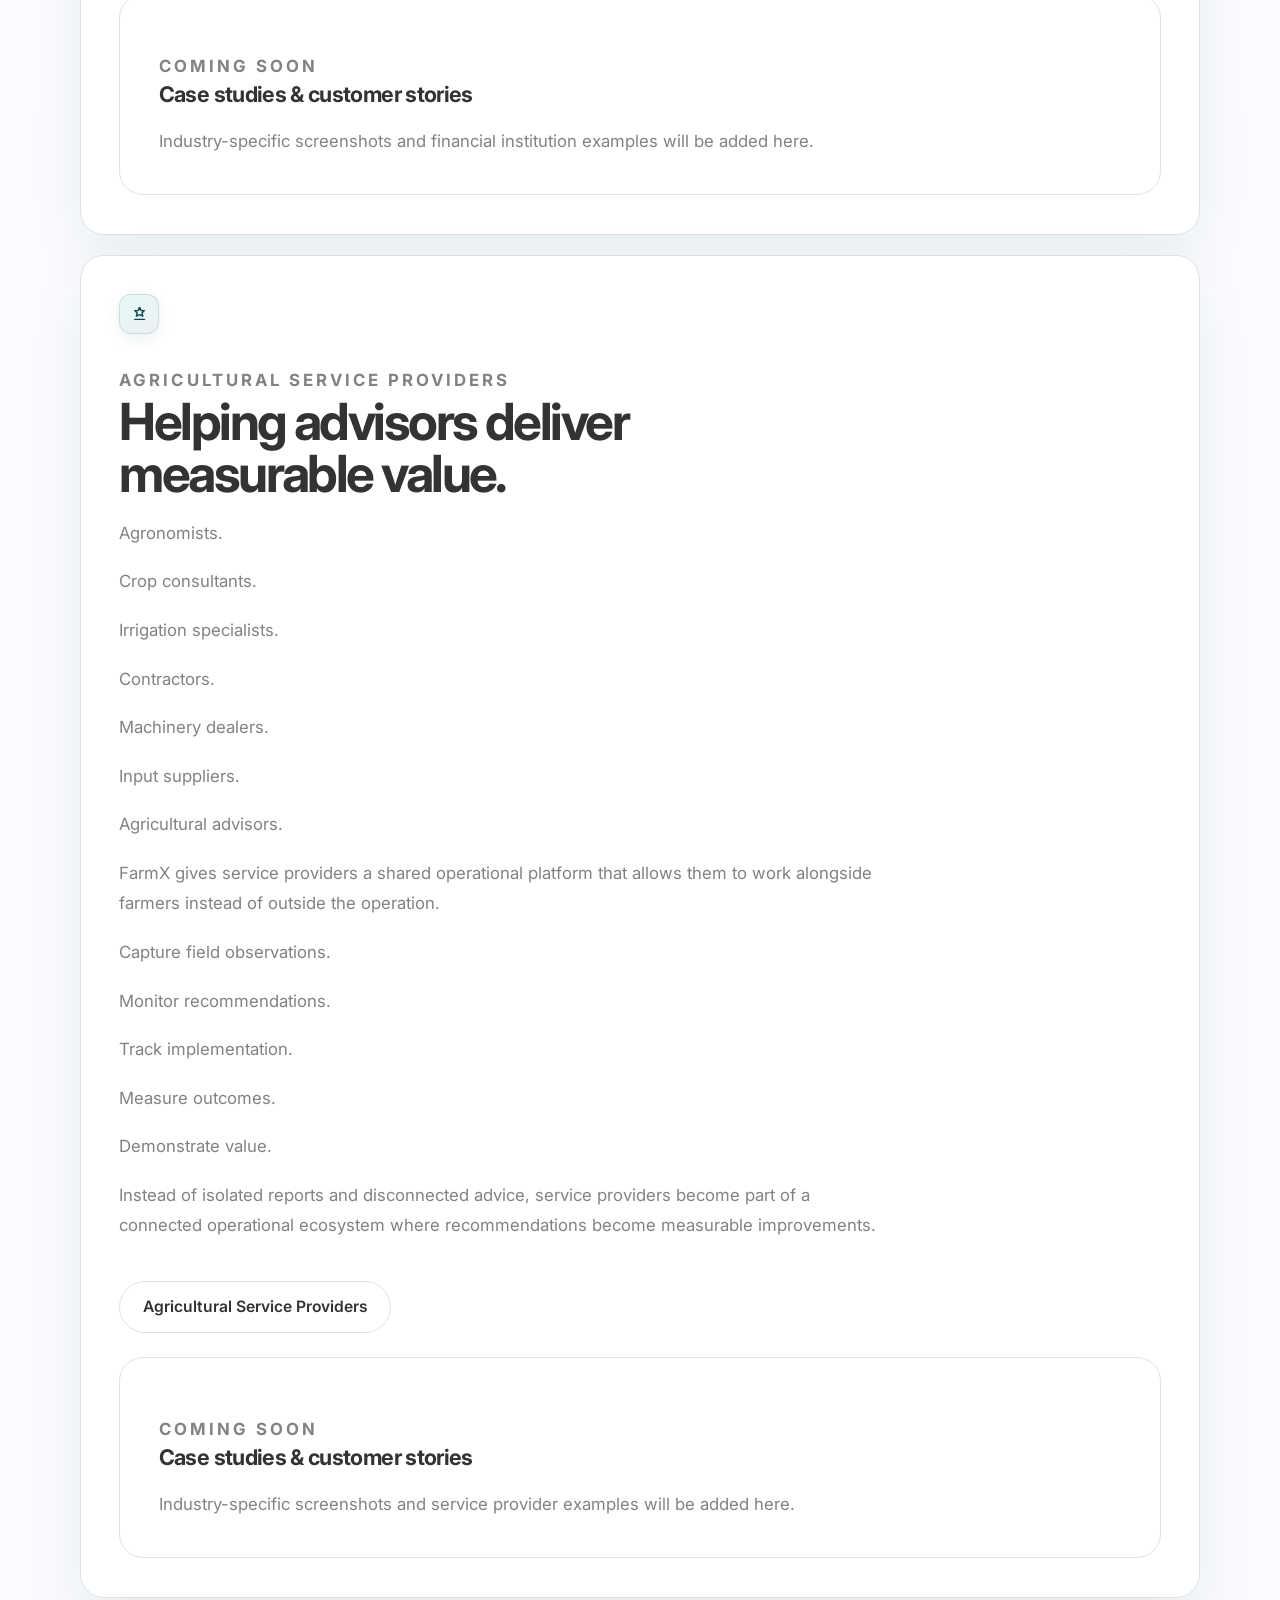
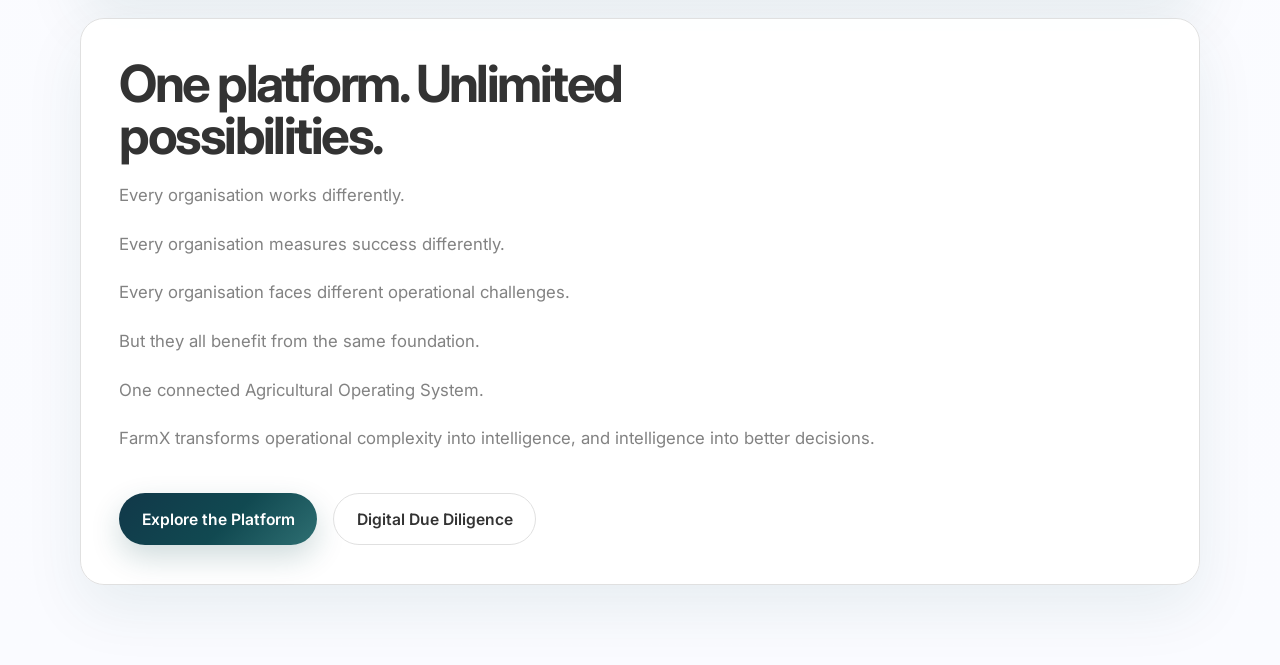
<file: industries.html>
<!DOCTYPE html>
<html lang="en">
  <head>
    <meta charset="UTF-8" />
    <meta name="viewport" content="width=device-width, initial-scale=1.0" />
    <title>Industries | FarmX</title>
    <meta
      name="description"
      content="FarmX is one Agricultural Operating System that adapts to commercial farms, corporate agriculture, government programmes, financial institutions and agricultural service providers."
    />
    <link rel="preconnect" href="https://fonts.googleapis.com" />
    <link rel="preconnect" href="https://fonts.gstatic.com" crossorigin />
    <link
      href="https://fonts.googleapis.com/css2?family=Inter:wght@400;500;600;700;800&display=swap"
      rel="stylesheet"
    />
    <link rel="icon" href="assets/new-ag-os-logo.png" type="image/png" />
    <link rel="stylesheet" href="styles.css" />
  </head>
  <body>
    <main class="industries-page">
      <div class="site-topbar">
        <div class="container">
          <header class="topbar">
            <a class="brand-mark" href="index.html">
              <img
                src="assets/new-ag-os-logo.png"
                alt="FarmX AgOS AI"
                class="brand-logo"
              />
            </a>
            <button
              type="button"
              class="nav-toggle"
              aria-label="Toggle navigation"
              aria-expanded="false"
              aria-controls="primary-nav"
            >
              <span class="nav-toggle__line" aria-hidden="true"></span>
              <span class="nav-toggle__line" aria-hidden="true"></span>
              <span class="nav-toggle__line" aria-hidden="true"></span>
            </button>
            <nav class="page-nav" id="primary-nav" aria-label="Primary">
              <a href="index.html">Home</a>
              <a href="vision.html">Vision</a>
              <a href="platform.html">Platform</a>
              <a href="industries.html">Industries</a>
              <a href="digital-due-diligence.html">Digital Due Diligence</a>
              <a href="investors.html">Investors</a>
              <a href="roadmap.html">Roadmap</a>
              <a href="founder.html">Founder</a>
              <a href="leadership.html">Leadership</a>
              <a href="about.html">About</a>
              <a href="contact.html">Contact</a>
            </nav>
          </header>
        </div>
      </div>
      <section class="hero hero--page">
        <div class="container hero__inner hero__inner--page">
          <div class="hero__content hero__content--wide">
            <img
              src="assets/farmx-ag-os-logo.png"
              alt="FarmX AgOS AI"
              class="hero__logo hero__logo--compact"
            />
            <p class="eyebrow">Industries</p>
            <h1>
              One Agricultural Operating System. Built for every part of the
              agricultural ecosystem.
            </h1>
            <p class="hero__copy">
              Agriculture is incredibly diverse. The operational challenges
              facing an independent commercial farmer are very different from
              those of a multinational agricultural business, a government
              agricultural programme, a financial institution financing
              agriculture or an agronomy business supporting farmers.
            </p>
            <p class="hero__copy">
              Yet they all rely on the same foundation. Connected operations.
              Reliable information. Better decisions. FarmX adapts to each of
              these environments while remaining one connected Agricultural
              Operating System.
            </p>
            <div class="hero__actions">
              <a class="button button--primary" href="platform.html"
                >Explore the Platform</a
              >
              <a class="button button--secondary" href="digital-due-diligence.html"
                >Digital Due Diligence</a
              >
            </div>
          </div>
        </div>
      </section>

      <section class="content-sections">
        <div class="container stack">
          <section class="content-block" id="commercial-farms">
            <span class="icon-badge icon-badge--section" data-icon="farm"></span>
            <p class="section-kicker">Commercial Farms</p>
            <h2>Helping farmers maximise the profit that is possible.</h2>
            <p>Commercial farming has become increasingly complex.</p>
            <p>Margins are tighter.</p>
            <p>Labour is more difficult to manage.</p>
            <p>Input costs continue to rise.</p>
            <p>
              Managers are expected to make hundreds of operational decisions
              every day.
            </p>
            <p>
              FarmX gives commercial farming businesses complete operational
              visibility across labour, machinery, irrigation, crops, stores,
              fuel, finance and daily operations.
            </p>
            <p>
              Instead of chasing information, managers spend more time making
              decisions.
            </p>
            <p>
              Instead of disconnected departments, the whole farm operates as
              one connected business.
            </p>
            <p>
              FarmX helps commercial farms improve accountability, increase
              operational discipline, reduce waste and ultimately maximise the
              profit that is possible from every hectare.
            </p>
            <div class="hero__actions">
              <a class="button button--secondary" href="#commercial-farms"
                >Commercial Farm Solutions</a
              >
            </div>
            <article class="placeholder-card">
              <p class="section-kicker">Coming soon</p>
              <h3>Case studies &amp; customer stories</h3>
              <p>
                Industry-specific screenshots and commercial farm examples will
                be added here.
              </p>
            </article>
          </section>

          <section class="content-block" id="corporate-agriculture">
            <span class="icon-badge icon-badge--section" data-icon="building"></span>
            <p class="section-kicker">Corporate Agriculture</p>
            <h2>Managing multiple farms as one connected enterprise.</h2>
            <p>Corporate agricultural businesses face a different challenge.</p>
            <p>Consistency.</p>
            <p>Governance.</p>
            <p>Visibility.</p>
            <p>Standardisation.</p>
            <p>
              FarmX allows executives to manage multiple farms, regions and
              management teams through one connected operational platform.
            </p>
            <p>Benchmark performance across farms.</p>
            <p>Monitor KPIs in real time.</p>
            <p>Standardise operating procedures.</p>
            <p>Compare productivity.</p>
            <p>Allocate capital more effectively.</p>
            <p>
              Give executive management a complete operational picture of the
              business.
            </p>
            <p>
              Whether managing five farms or fifty, FarmX provides one source
              of operational truth.
            </p>
            <div class="hero__actions">
              <a class="button button--secondary" href="#corporate-agriculture"
                >Corporate Agriculture</a
              >
            </div>
            <article class="placeholder-card">
              <p class="section-kicker">Coming soon</p>
              <h3>Case studies &amp; customer stories</h3>
              <p>
                Industry-specific screenshots and corporate agriculture examples
                will be added here.
              </p>
            </article>
          </section>

          <section class="content-block" id="government">
            <span class="icon-badge icon-badge--section" data-icon="government"></span>
            <p class="section-kicker">Governments &amp; Public Sector</p>
            <h2>Delivering agricultural programmes with operational confidence.</h2>
            <p>
              Governments manage some of the largest agricultural operations in
              the world.
            </p>
            <p>State farms.</p>
            <p>Correctional services.</p>
            <p>Military farms.</p>
            <p>National irrigation schemes.</p>
            <p>Agricultural training centres.</p>
            <p>Food security programmes.</p>
            <p>Extension services.</p>
            <p>
              FarmX provides governments with real-time operational visibility
              across projects, assets, people, infrastructure and production.
            </p>
            <p>
              From individual field activities through to national reporting,
              decision makers gain transparency, accountability and measurable
              outcomes.
            </p>
            <p>
              The result is better programme delivery, improved governance and
              more effective use of public resources.
            </p>
            <div class="hero__actions">
              <a class="button button--secondary" href="#government"
                >Government Solutions</a
              >
            </div>
            <article class="placeholder-card">
              <p class="section-kicker">Coming soon</p>
              <h3>Case studies &amp; customer stories</h3>
              <p>
                Industry-specific screenshots and government programme examples
                will be added here.
              </p>
            </article>
          </section>

          <section class="content-block" id="financial-institutions">
            <span class="icon-badge icon-badge--section" data-icon="bank"></span>
            <p class="section-kicker">Financial Institutions</p>
            <h2>Helping lenders understand operational risk.</h2>
            <p>Banks do not simply finance farms.</p>
            <p>They finance agricultural performance.</p>
            <p>
              Traditional lending relies heavily on financial statements and
              historical information.
            </p>
            <p>FarmX introduces operational intelligence.</p>
            <p>
              With customer consent, lenders gain visibility into how
              agricultural businesses actually operate.
            </p>
            <p>Understand operational performance.</p>
            <p>Monitor emerging risks.</p>
            <p>Benchmark businesses.</p>
            <p>Support customers more effectively.</p>
            <p>Improve lending confidence.</p>
            <p>
              FarmX helps financial institutions make better lending decisions
              while helping farmers build stronger relationships with their
              finance partners.
            </p>
            <div class="hero__actions">
              <a
                class="button button--secondary"
                href="digital-due-diligence.html"
                >Financial Institutions</a
              >
            </div>
            <article class="placeholder-card">
              <p class="section-kicker">Coming soon</p>
              <h3>Case studies &amp; customer stories</h3>
              <p>
                Industry-specific screenshots and financial institution examples
                will be added here.
              </p>
            </article>
          </section>

          <section class="content-block" id="service-providers">
            <span class="icon-badge icon-badge--section" data-icon="service-provider"></span>
            <p class="section-kicker">Agricultural Service Providers</p>
            <h2>Helping advisors deliver measurable value.</h2>
            <p>Agronomists.</p>
            <p>Crop consultants.</p>
            <p>Irrigation specialists.</p>
            <p>Contractors.</p>
            <p>Machinery dealers.</p>
            <p>Input suppliers.</p>
            <p>Agricultural advisors.</p>
            <p>
              FarmX gives service providers a shared operational platform that
              allows them to work alongside farmers instead of outside the
              operation.
            </p>
            <p>Capture field observations.</p>
            <p>Monitor recommendations.</p>
            <p>Track implementation.</p>
            <p>Measure outcomes.</p>
            <p>Demonstrate value.</p>
            <p>
              Instead of isolated reports and disconnected advice, service
              providers become part of a connected operational ecosystem where
              recommendations become measurable improvements.
            </p>
            <div class="hero__actions">
              <a class="button button--secondary" href="#service-providers"
                >Agricultural Service Providers</a
              >
            </div>
            <article class="placeholder-card">
              <p class="section-kicker">Coming soon</p>
              <h3>Case studies &amp; customer stories</h3>
              <p>
                Industry-specific screenshots and service provider examples
                will be added here.
              </p>
            </article>
          </section>

          <section class="final-cta">
            <div class="content-block content-block--cta">
              <h2>One platform. Unlimited possibilities.</h2>
              <p>Every organisation works differently.</p>
              <p>Every organisation measures success differently.</p>
              <p>Every organisation faces different operational challenges.</p>
              <p>But they all benefit from the same foundation.</p>
              <p>One connected Agricultural Operating System.</p>
              <p>
                FarmX transforms operational complexity into intelligence, and
                intelligence into better decisions.
              </p>
              <div class="hero__actions">
                <a class="button button--primary" href="platform.html"
                  >Explore the Platform</a
                >
                <a
                  class="button button--secondary"
                  href="digital-due-diligence.html"
                  >Digital Due Diligence</a
                >
              </div>
            </div>
          </section>
        </div>
      </section>
    </main>
  
    <script src="icons.js"></script>
    <script src="nav.js"></script>
  </body>
</html>
</file>
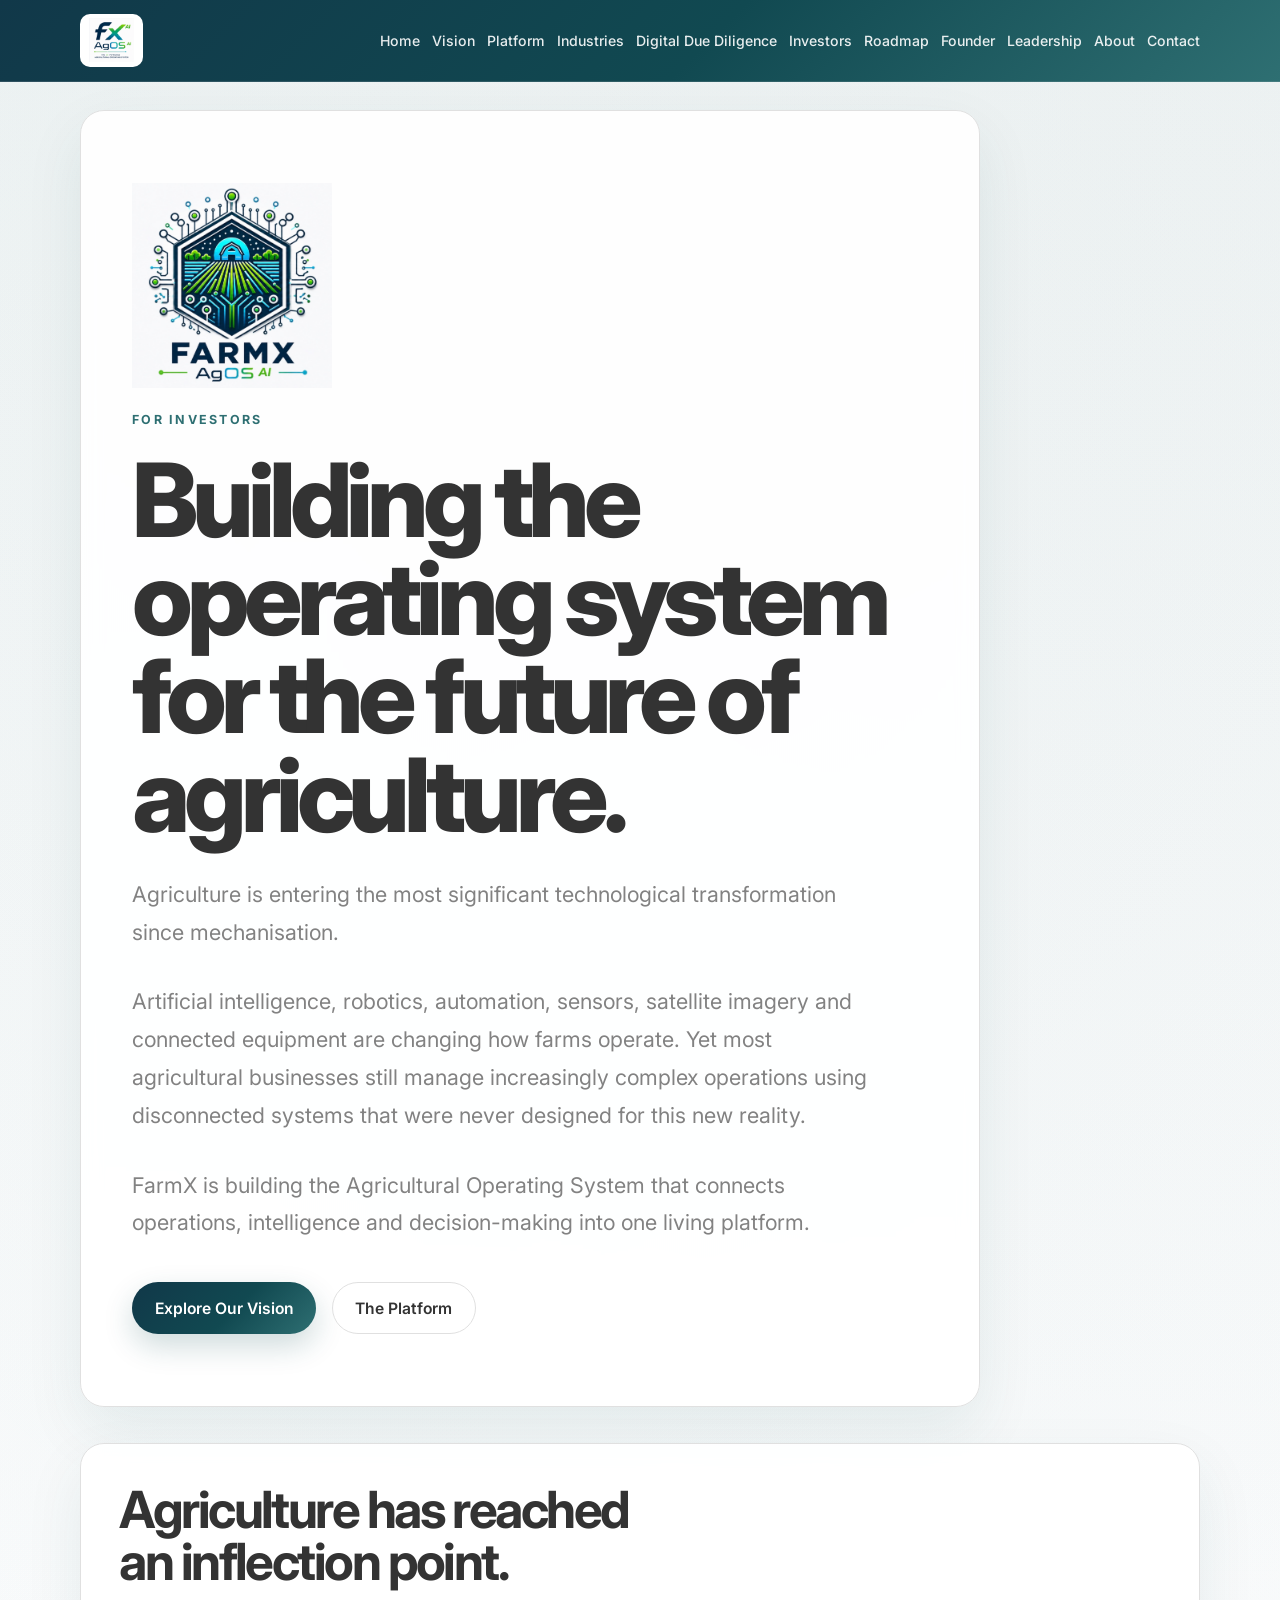
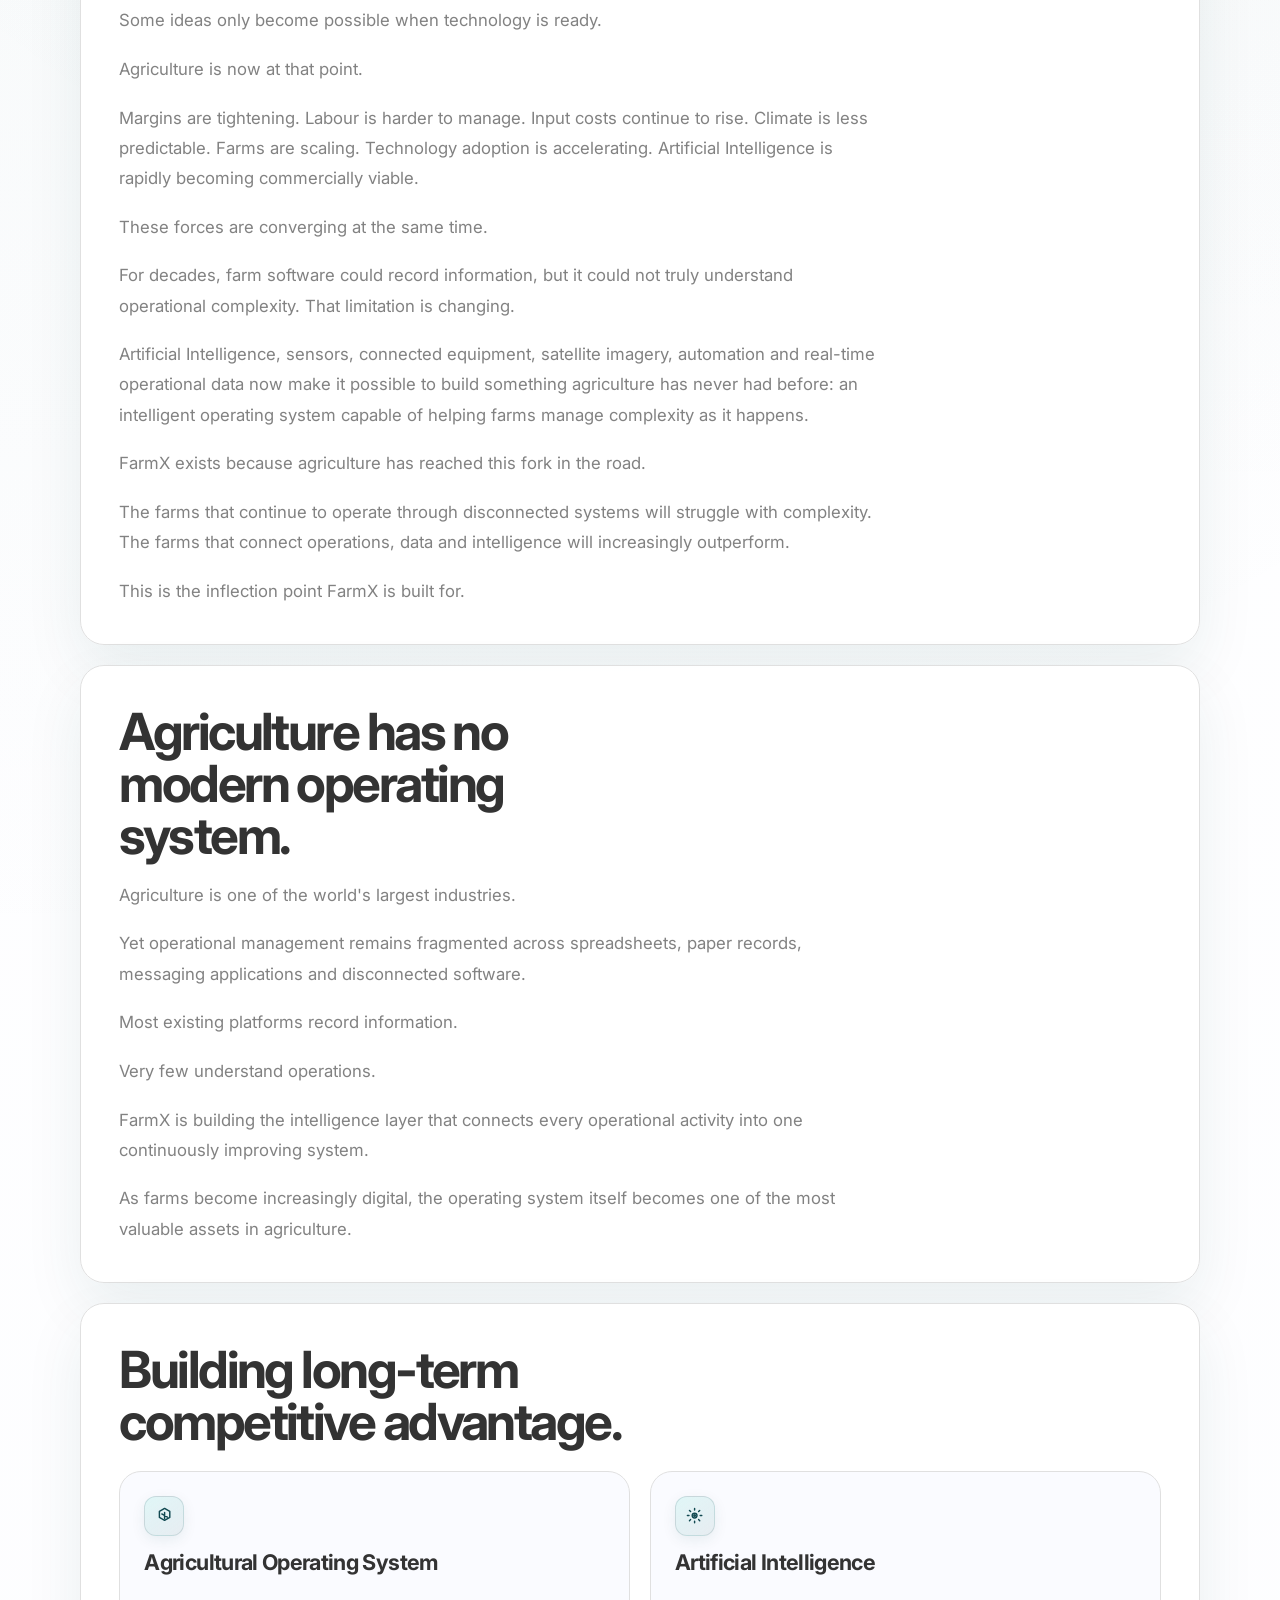
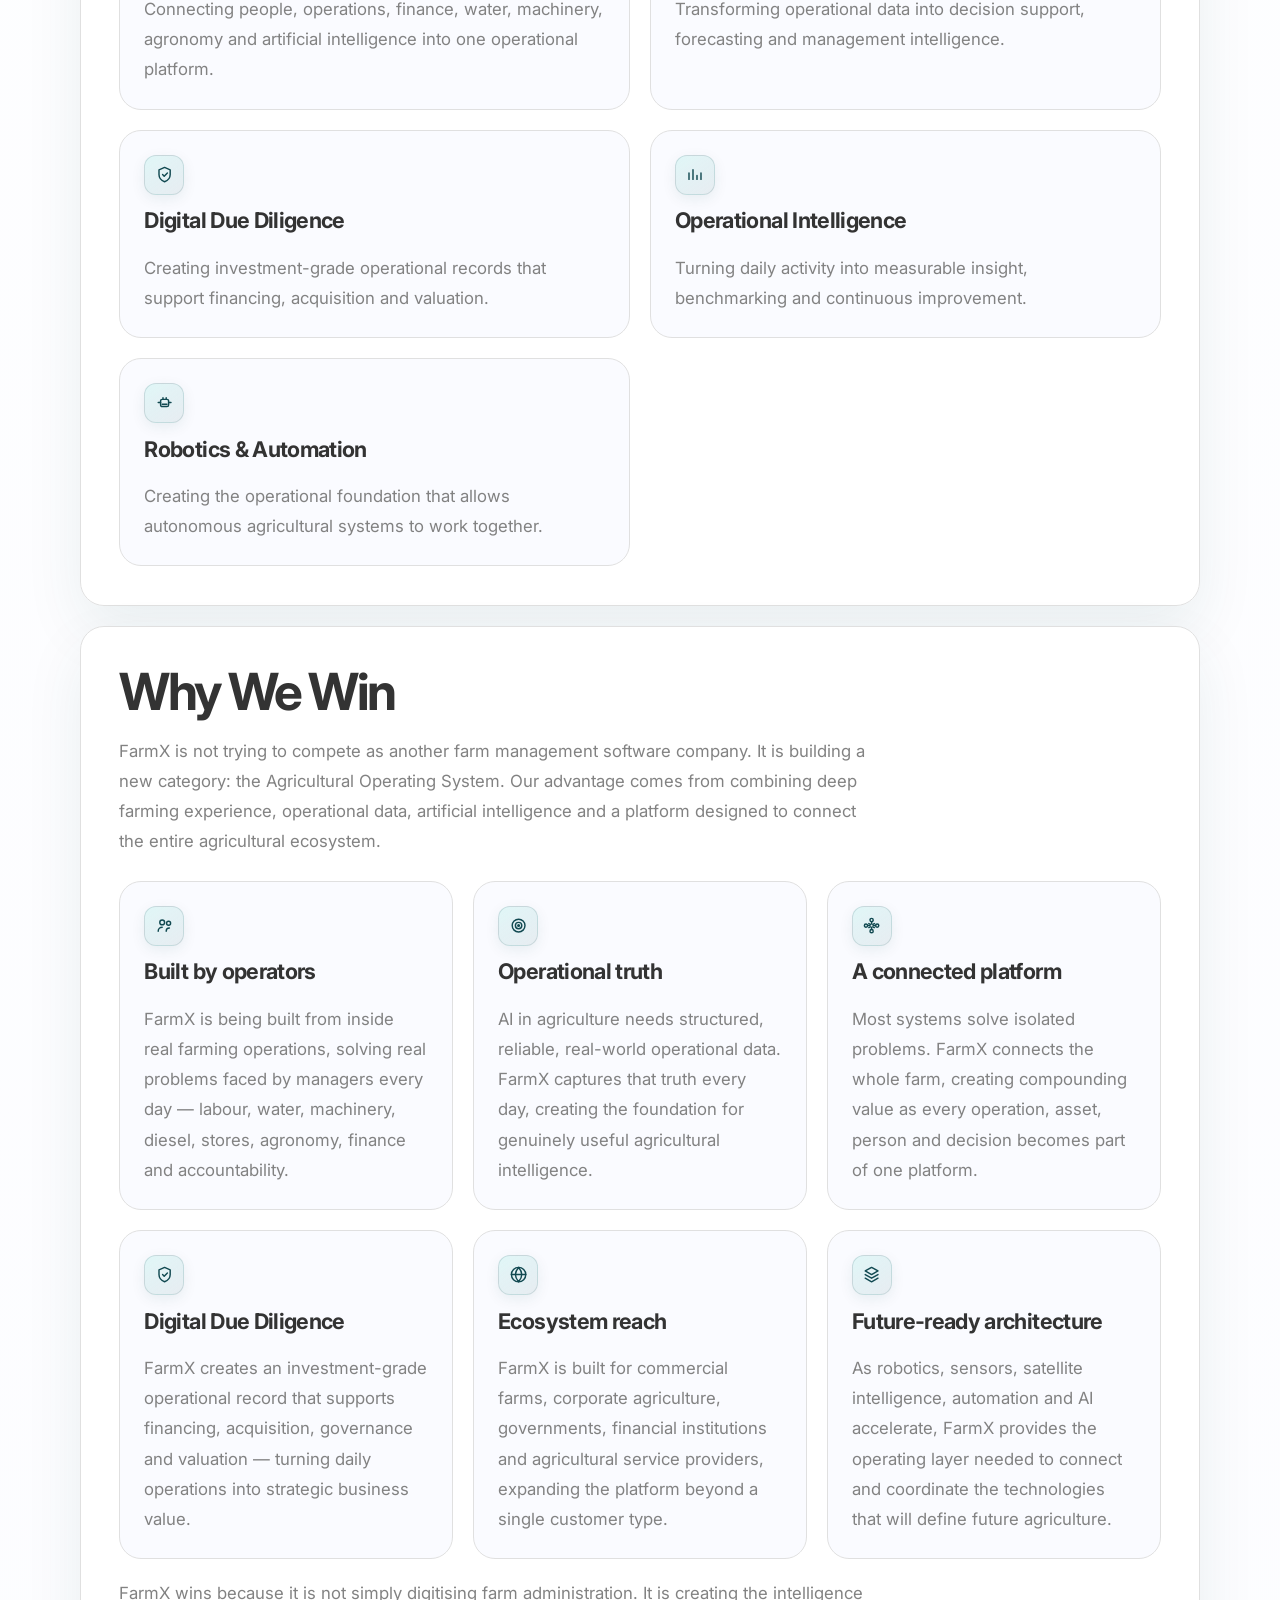
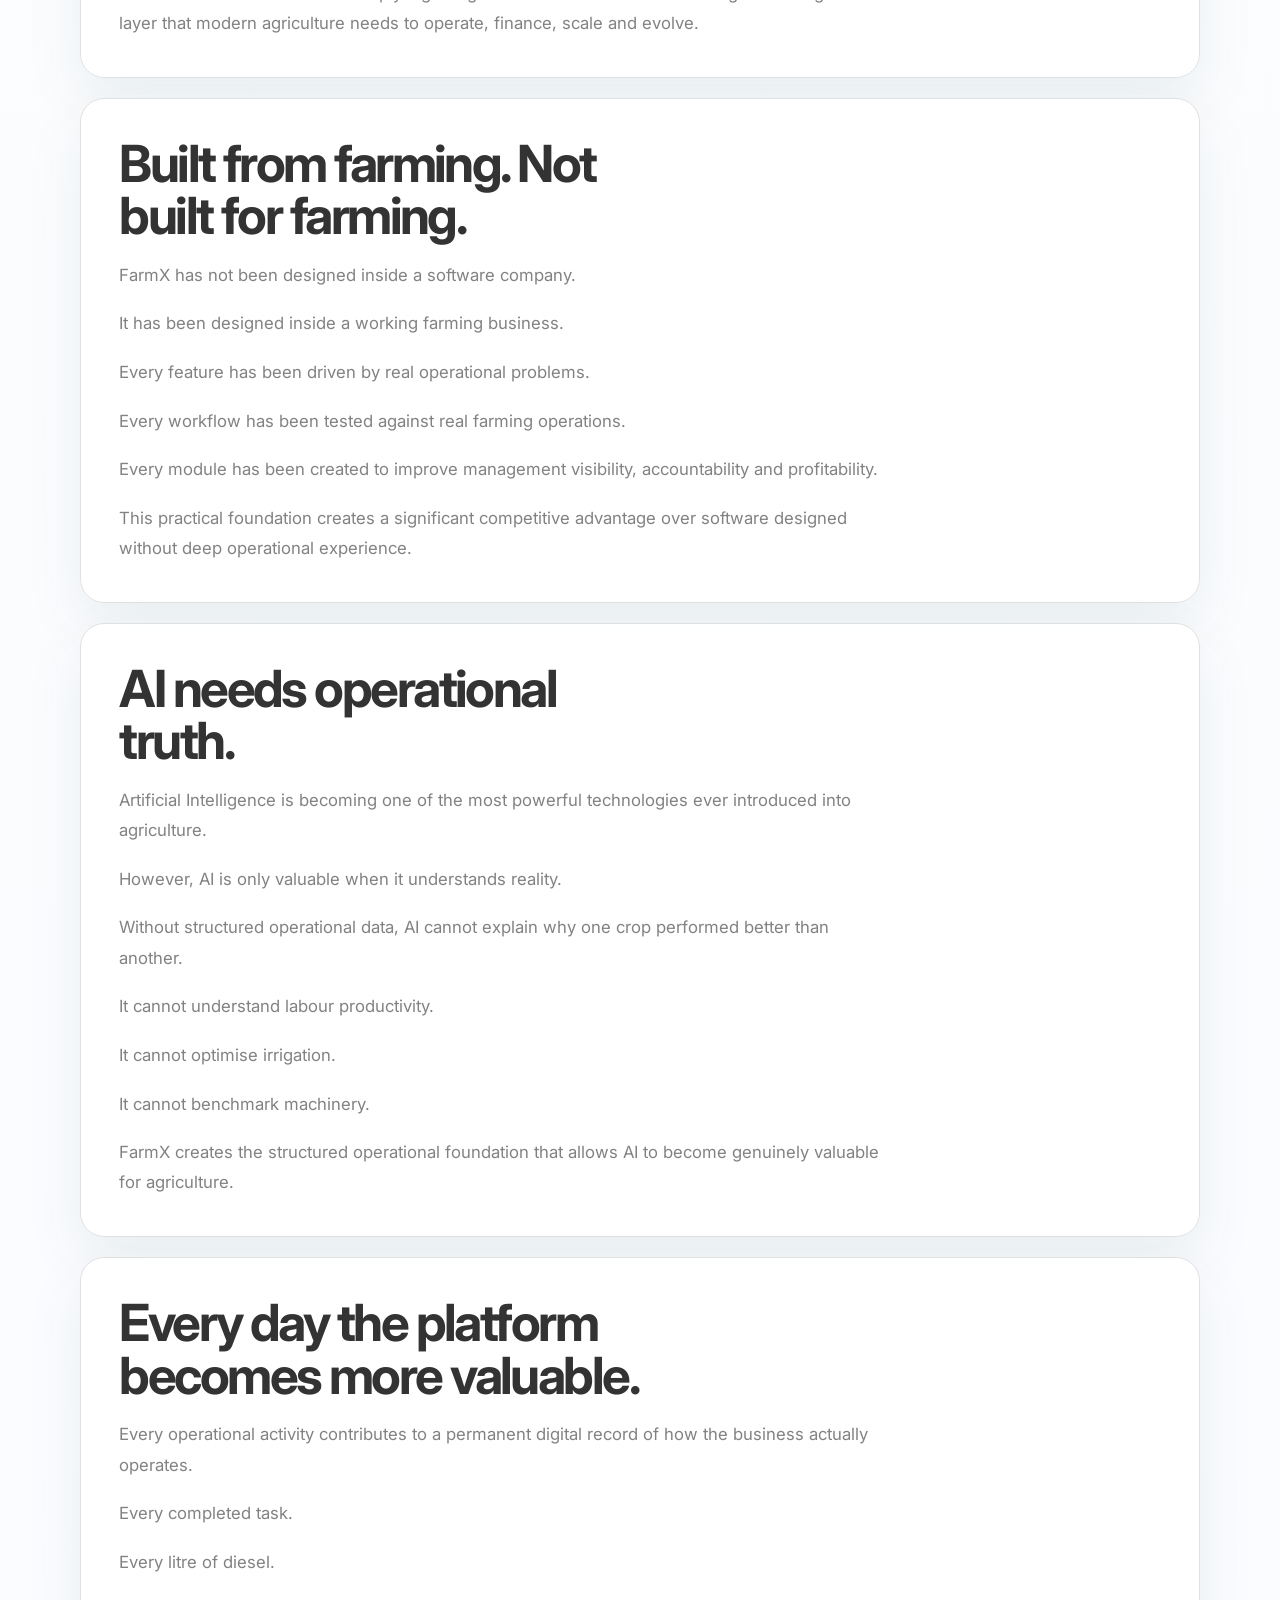
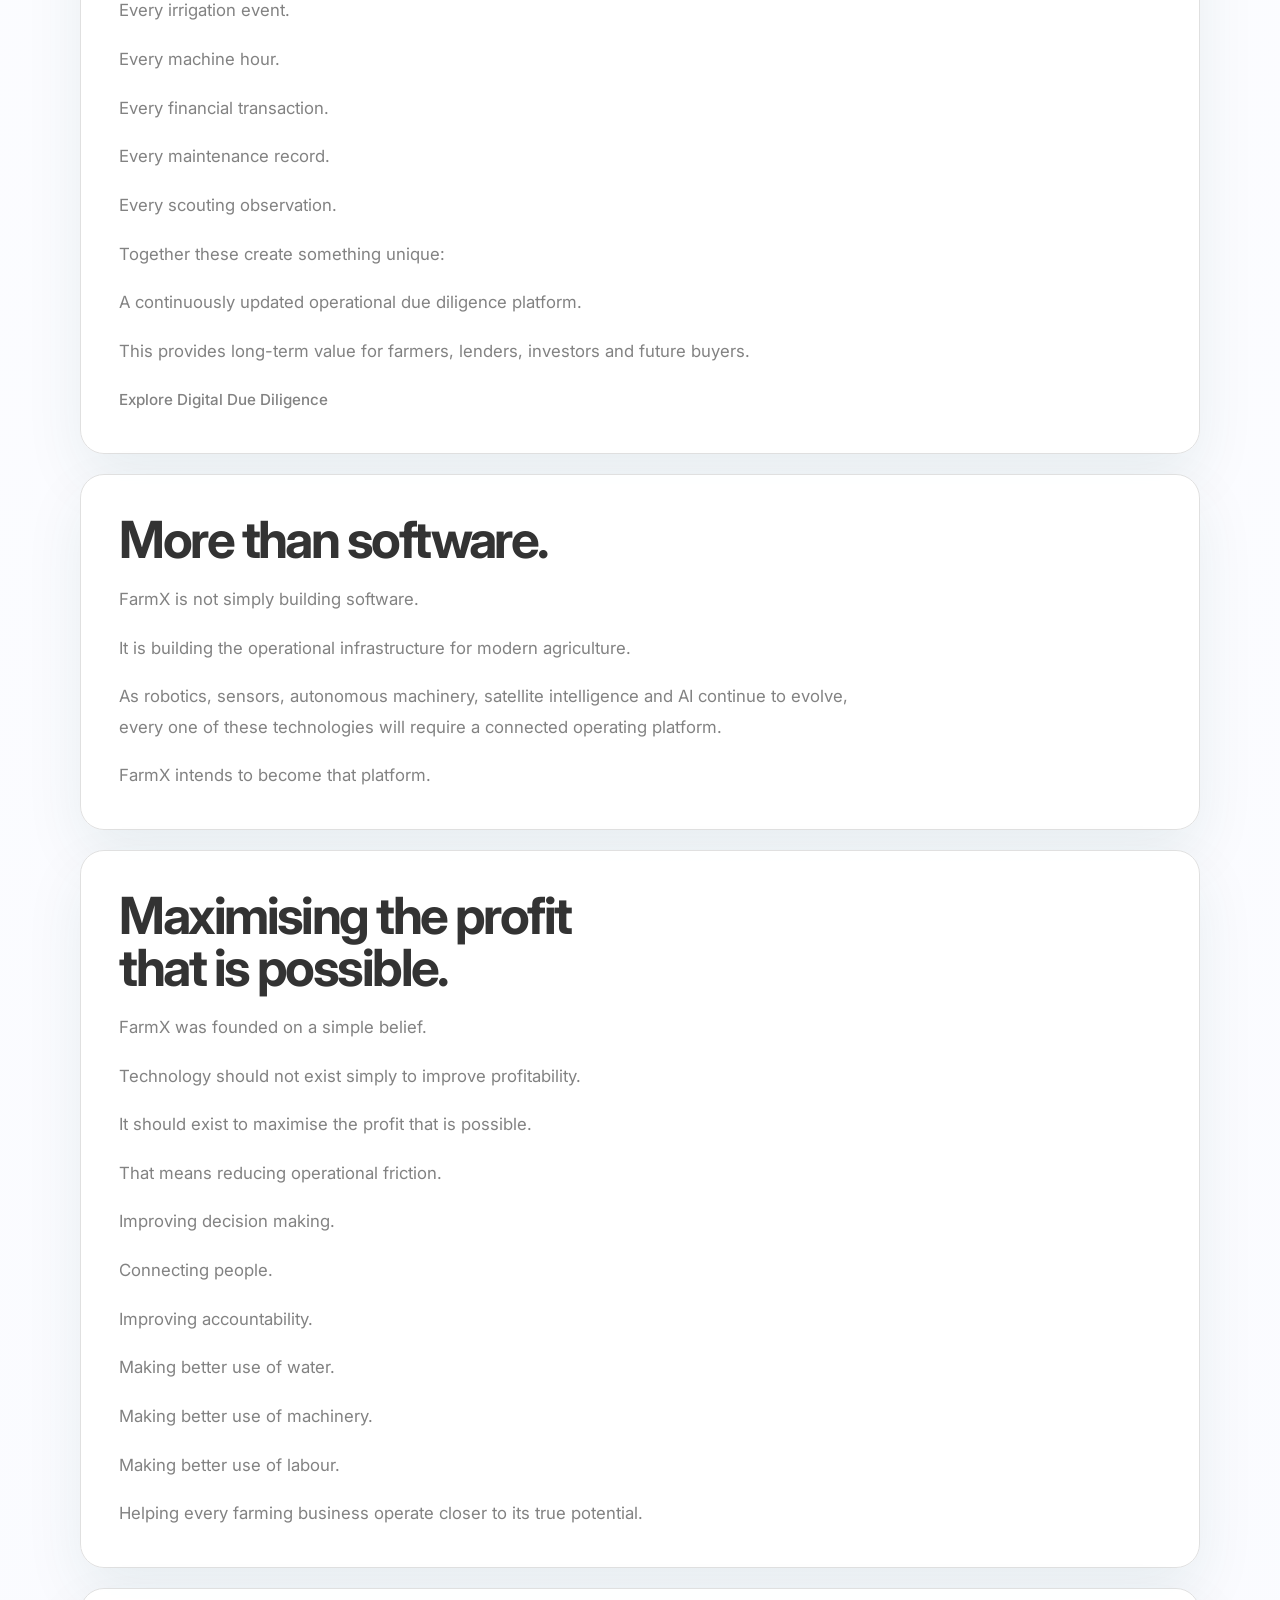
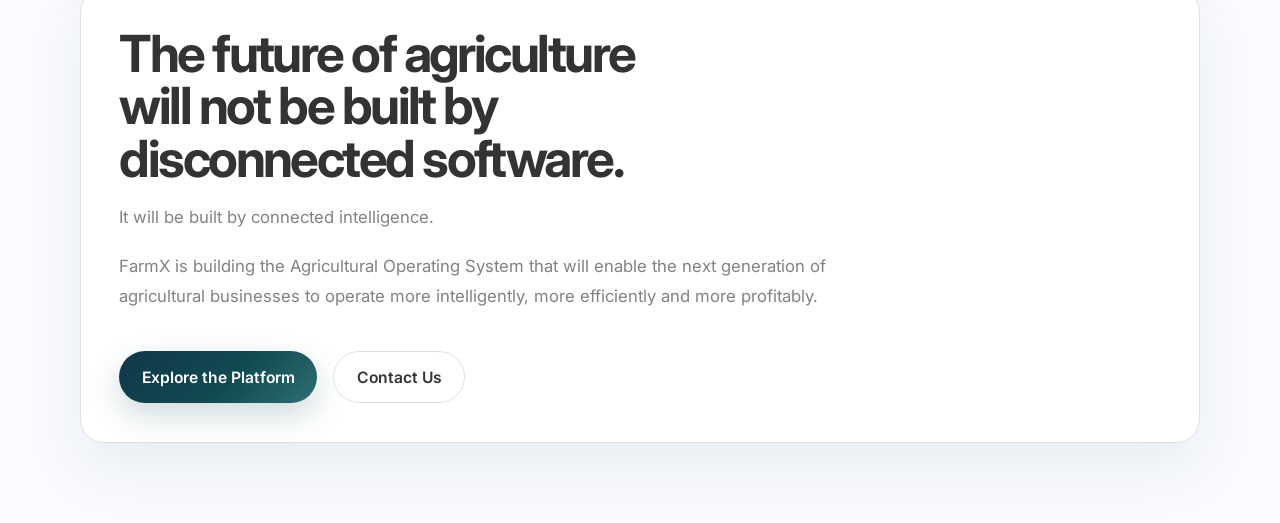
<file: investors.html>
<!DOCTYPE html>
<html lang="en">
  <head>
    <meta charset="UTF-8" />
    <meta name="viewport" content="width=device-width, initial-scale=1.0" />
    <title>Investors | FarmX</title>
    <meta
      name="description"
      content="FarmX is building the Agricultural Operating System at the inflection point of agricultural transformation — for investors, strategic partners and long-term shareholders."
    />
    <link rel="preconnect" href="https://fonts.googleapis.com" />
    <link rel="preconnect" href="https://fonts.gstatic.com" crossorigin />
    <link
      href="https://fonts.googleapis.com/css2?family=Inter:wght@400;500;600;700;800&display=swap"
      rel="stylesheet"
    />
    <link rel="icon" href="assets/new-ag-os-logo.png" type="image/png" />
    <link rel="stylesheet" href="styles.css" />
  </head>
  <body>
    <main class="investors-page">
      <div class="site-topbar">
        <div class="container">
          <header class="topbar">
            <a class="brand-mark" href="index.html">
              <img
                src="assets/new-ag-os-logo.png"
                alt="FarmX AgOS AI"
                class="brand-logo"
              />
            </a>
            <button
              type="button"
              class="nav-toggle"
              aria-label="Toggle navigation"
              aria-expanded="false"
              aria-controls="primary-nav"
            >
              <span class="nav-toggle__line" aria-hidden="true"></span>
              <span class="nav-toggle__line" aria-hidden="true"></span>
              <span class="nav-toggle__line" aria-hidden="true"></span>
            </button>
            <nav class="page-nav" id="primary-nav" aria-label="Primary">
              <a href="index.html">Home</a>
              <a href="vision.html">Vision</a>
              <a href="platform.html">Platform</a>
              <a href="industries.html">Industries</a>
              <a href="digital-due-diligence.html">Digital Due Diligence</a>
              <a href="investors.html">Investors</a>
              <a href="roadmap.html">Roadmap</a>
              <a href="founder.html">Founder</a>
              <a href="leadership.html">Leadership</a>
              <a href="about.html">About</a>
              <a href="contact.html">Contact</a>
            </nav>
          </header>
        </div>
      </div>

      <section class="hero hero--page">
        <div class="container hero__inner hero__inner--page">
          <div class="hero__content hero__content--wide">
            <img
              src="assets/farmx-ag-os-logo.png"
              alt="FarmX AgOS AI"
              class="hero__logo hero__logo--compact"
            />
            <p class="eyebrow">For Investors</p>
            <h1>Building the operating system for the future of agriculture.</h1>
            <p class="hero__copy">
              Agriculture is entering the most significant technological
              transformation since mechanisation.
            </p>
            <p class="hero__copy">
              Artificial intelligence, robotics, automation, sensors, satellite
              imagery and connected equipment are changing how farms operate.
              Yet most agricultural businesses still manage increasingly complex
              operations using disconnected systems that were never designed for
              this new reality.
            </p>
            <p class="hero__copy">
              FarmX is building the Agricultural Operating System that connects
              operations, intelligence and decision-making into one living
              platform.
            </p>
            <div class="hero__actions">
              <a class="button button--primary" href="vision.html"
                >Explore Our Vision</a
              >
              <a class="button button--secondary" href="platform.html"
                >The Platform</a
              >
            </div>
          </div>
        </div>
      </section>

      <section class="content-sections">
        <div class="container stack">
          <section class="content-block">
            <h2>Agriculture has reached an inflection point.</h2>
            <p>Some ideas only become possible when technology is ready.</p>
            <p>Agriculture is now at that point.</p>
            <p>
              Margins are tightening. Labour is harder to manage. Input costs
              continue to rise. Climate is less predictable. Farms are scaling.
              Technology adoption is accelerating. Artificial Intelligence is
              rapidly becoming commercially viable.
            </p>
            <p>These forces are converging at the same time.</p>
            <p>
              For decades, farm software could record information, but it could
              not truly understand operational complexity. That limitation is
              changing.
            </p>
            <p>
              Artificial Intelligence, sensors, connected equipment, satellite
              imagery, automation and real-time operational data now make it
              possible to build something agriculture has never had before: an
              intelligent operating system capable of helping farms manage
              complexity as it happens.
            </p>
            <p>
              FarmX exists because agriculture has reached this fork in the road.
            </p>
            <p>
              The farms that continue to operate through disconnected systems
              will struggle with complexity. The farms that connect operations,
              data and intelligence will increasingly outperform.
            </p>
            <p>This is the inflection point FarmX is built for.</p>
          </section>

          <section class="content-block">
            <h2>Agriculture has no modern operating system.</h2>
            <p>Agriculture is one of the world's largest industries.</p>
            <p>
              Yet operational management remains fragmented across spreadsheets,
              paper records, messaging applications and disconnected software.
            </p>
            <p>Most existing platforms record information.</p>
            <p>Very few understand operations.</p>
            <p>
              FarmX is building the intelligence layer that connects every
              operational activity into one continuously improving system.
            </p>
            <p>
              As farms become increasingly digital, the operating system itself
              becomes one of the most valuable assets in agriculture.
            </p>
          </section>

          <section class="content-block">
            <h2>Building long-term competitive advantage.</h2>
            <div class="card-grid">
              <article class="belief-card">
                <span class="icon-badge" data-icon="platform"></span>
                <h3>Agricultural Operating System</h3>
                <p>
                  Connecting people, operations, finance, water, machinery,
                  agronomy and artificial intelligence into one operational
                  platform.
                </p>
              </article>
              <article class="belief-card">
                <span class="icon-badge" data-icon="ai"></span>
                <h3>Artificial Intelligence</h3>
                <p>
                  Transforming operational data into decision support,
                  forecasting and management intelligence.
                </p>
              </article>
              <article class="belief-card">
                <span class="icon-badge" data-icon="compliance"></span>
                <h3>Digital Due Diligence</h3>
                <p>
                  Creating investment-grade operational records that support
                  financing, acquisition and valuation.
                </p>
              </article>
              <article class="belief-card">
                <span class="icon-badge" data-icon="analytics"></span>
                <h3>Operational Intelligence</h3>
                <p>
                  Turning daily activity into measurable insight, benchmarking
                  and continuous improvement.
                </p>
              </article>
              <article class="belief-card">
                <span class="icon-badge" data-icon="robotics"></span>
                <h3>Robotics &amp; Automation</h3>
                <p>
                  Creating the operational foundation that allows autonomous
                  agricultural systems to work together.
                </p>
              </article>
            </div>
          </section>

          <section class="content-block">
            <h2>Why We Win</h2>
            <p>
              FarmX is not trying to compete as another farm management software
              company. It is building a new category: the Agricultural Operating
              System. Our advantage comes from combining deep farming experience,
              operational data, artificial intelligence and a platform designed to
              connect the entire agricultural ecosystem.
            </p>
            <div class="card-grid card-grid--three">
              <article class="belief-card">
                <span class="icon-badge" data-icon="people"></span>
                <h3>Built by operators</h3>
                <p>
                  FarmX is being built from inside real farming operations,
                  solving real problems faced by managers every day — labour,
                  water, machinery, diesel, stores, agronomy, finance and
                  accountability.
                </p>
              </article>
              <article class="belief-card">
                <span class="icon-badge" data-icon="target"></span>
                <h3>Operational truth</h3>
                <p>
                  AI in agriculture needs structured, reliable, real-world
                  operational data. FarmX captures that truth every day, creating
                  the foundation for genuinely useful agricultural intelligence.
                </p>
              </article>
              <article class="belief-card">
                <span class="icon-badge" data-icon="connected"></span>
                <h3>A connected platform</h3>
                <p>
                  Most systems solve isolated problems. FarmX connects the whole
                  farm, creating compounding value as every operation, asset,
                  person and decision becomes part of one platform.
                </p>
              </article>
              <article class="belief-card">
                <span class="icon-badge" data-icon="compliance"></span>
                <h3>Digital Due Diligence</h3>
                <p>
                  FarmX creates an investment-grade operational record that
                  supports financing, acquisition, governance and valuation —
                  turning daily operations into strategic business value.
                </p>
              </article>
              <article class="belief-card">
                <span class="icon-badge" data-icon="globe"></span>
                <h3>Ecosystem reach</h3>
                <p>
                  FarmX is built for commercial farms, corporate agriculture,
                  governments, financial institutions and agricultural service
                  providers, expanding the platform beyond a single customer
                  type.
                </p>
              </article>
              <article class="belief-card">
                <span class="icon-badge" data-icon="layers"></span>
                <h3>Future-ready architecture</h3>
                <p>
                  As robotics, sensors, satellite intelligence, automation and AI
                  accelerate, FarmX provides the operating layer needed to connect
                  and coordinate the technologies that will define future
                  agriculture.
                </p>
              </article>
            </div>
            <p>
              FarmX wins because it is not simply digitising farm administration.
              It is creating the intelligence layer that modern agriculture needs
              to operate, finance, scale and evolve.
            </p>
          </section>

          <section class="content-block">
            <h2>Built from farming. Not built for farming.</h2>
            <p>FarmX has not been designed inside a software company.</p>
            <p>It has been designed inside a working farming business.</p>
            <p>Every feature has been driven by real operational problems.</p>
            <p>
              Every workflow has been tested against real farming operations.
            </p>
            <p>
              Every module has been created to improve management visibility,
              accountability and profitability.
            </p>
            <p>
              This practical foundation creates a significant competitive
              advantage over software designed without deep operational
              experience.
            </p>
          </section>

          <section class="content-block">
            <h2>AI needs operational truth.</h2>
            <p>
              Artificial Intelligence is becoming one of the most powerful
              technologies ever introduced into agriculture.
            </p>
            <p>However, AI is only valuable when it understands reality.</p>
            <p>
              Without structured operational data, AI cannot explain why one
              crop performed better than another.
            </p>
            <p>It cannot understand labour productivity.</p>
            <p>It cannot optimise irrigation.</p>
            <p>It cannot benchmark machinery.</p>
            <p>
              FarmX creates the structured operational foundation that allows AI
              to become genuinely valuable for agriculture.
            </p>
          </section>

          <section class="content-block">
            <h2>Every day the platform becomes more valuable.</h2>
            <p>
              Every operational activity contributes to a permanent digital
              record of how the business actually operates.
            </p>
            <p>Every completed task.</p>
            <p>Every litre of diesel.</p>
            <p>Every irrigation event.</p>
            <p>Every machine hour.</p>
            <p>Every financial transaction.</p>
            <p>Every maintenance record.</p>
            <p>Every scouting observation.</p>
            <p>Together these create something unique:</p>
            <p>A continuously updated operational due diligence platform.</p>
            <p>
              This provides long-term value for farmers, lenders, investors and
              future buyers.
            </p>
            <p>
              <a class="text-link" href="digital-due-diligence.html"
                >Explore Digital Due Diligence</a
              >
            </p>
          </section>

          <section class="content-block">
            <h2>More than software.</h2>
            <p>FarmX is not simply building software.</p>
            <p>It is building the operational infrastructure for modern agriculture.</p>
            <p>
              As robotics, sensors, autonomous machinery, satellite
              intelligence and AI continue to evolve, every one of these
              technologies will require a connected operating platform.
            </p>
            <p>FarmX intends to become that platform.</p>
          </section>

          <section class="content-block">
            <h2>Maximising the profit that is possible.</h2>
            <p>FarmX was founded on a simple belief.</p>
            <p>
              Technology should not exist simply to improve profitability.
            </p>
            <p>It should exist to maximise the profit that is possible.</p>
            <p>That means reducing operational friction.</p>
            <p>Improving decision making.</p>
            <p>Connecting people.</p>
            <p>Improving accountability.</p>
            <p>Making better use of water.</p>
            <p>Making better use of machinery.</p>
            <p>Making better use of labour.</p>
            <p>
              Helping every farming business operate closer to its true
              potential.
            </p>
          </section>

          <section class="final-cta">
            <div class="content-block content-block--cta">
              <h2>
                The future of agriculture will not be built by disconnected
                software.
              </h2>
              <p>It will be built by connected intelligence.</p>
              <p>
                FarmX is building the Agricultural Operating System that will
                enable the next generation of agricultural businesses to operate
                more intelligently, more efficiently and more profitably.
              </p>
              <div class="hero__actions">
                <a class="button button--primary" href="platform.html"
                  >Explore the Platform</a
                >
                <a class="button button--secondary" href="contact.html"
                  >Contact Us</a
                >
              </div>
            </div>
          </section>
        </div>
      </section>
    </main>

    <script src="icons.js"></script>
    <script src="nav.js"></script>
  </body>
</html>
</file>
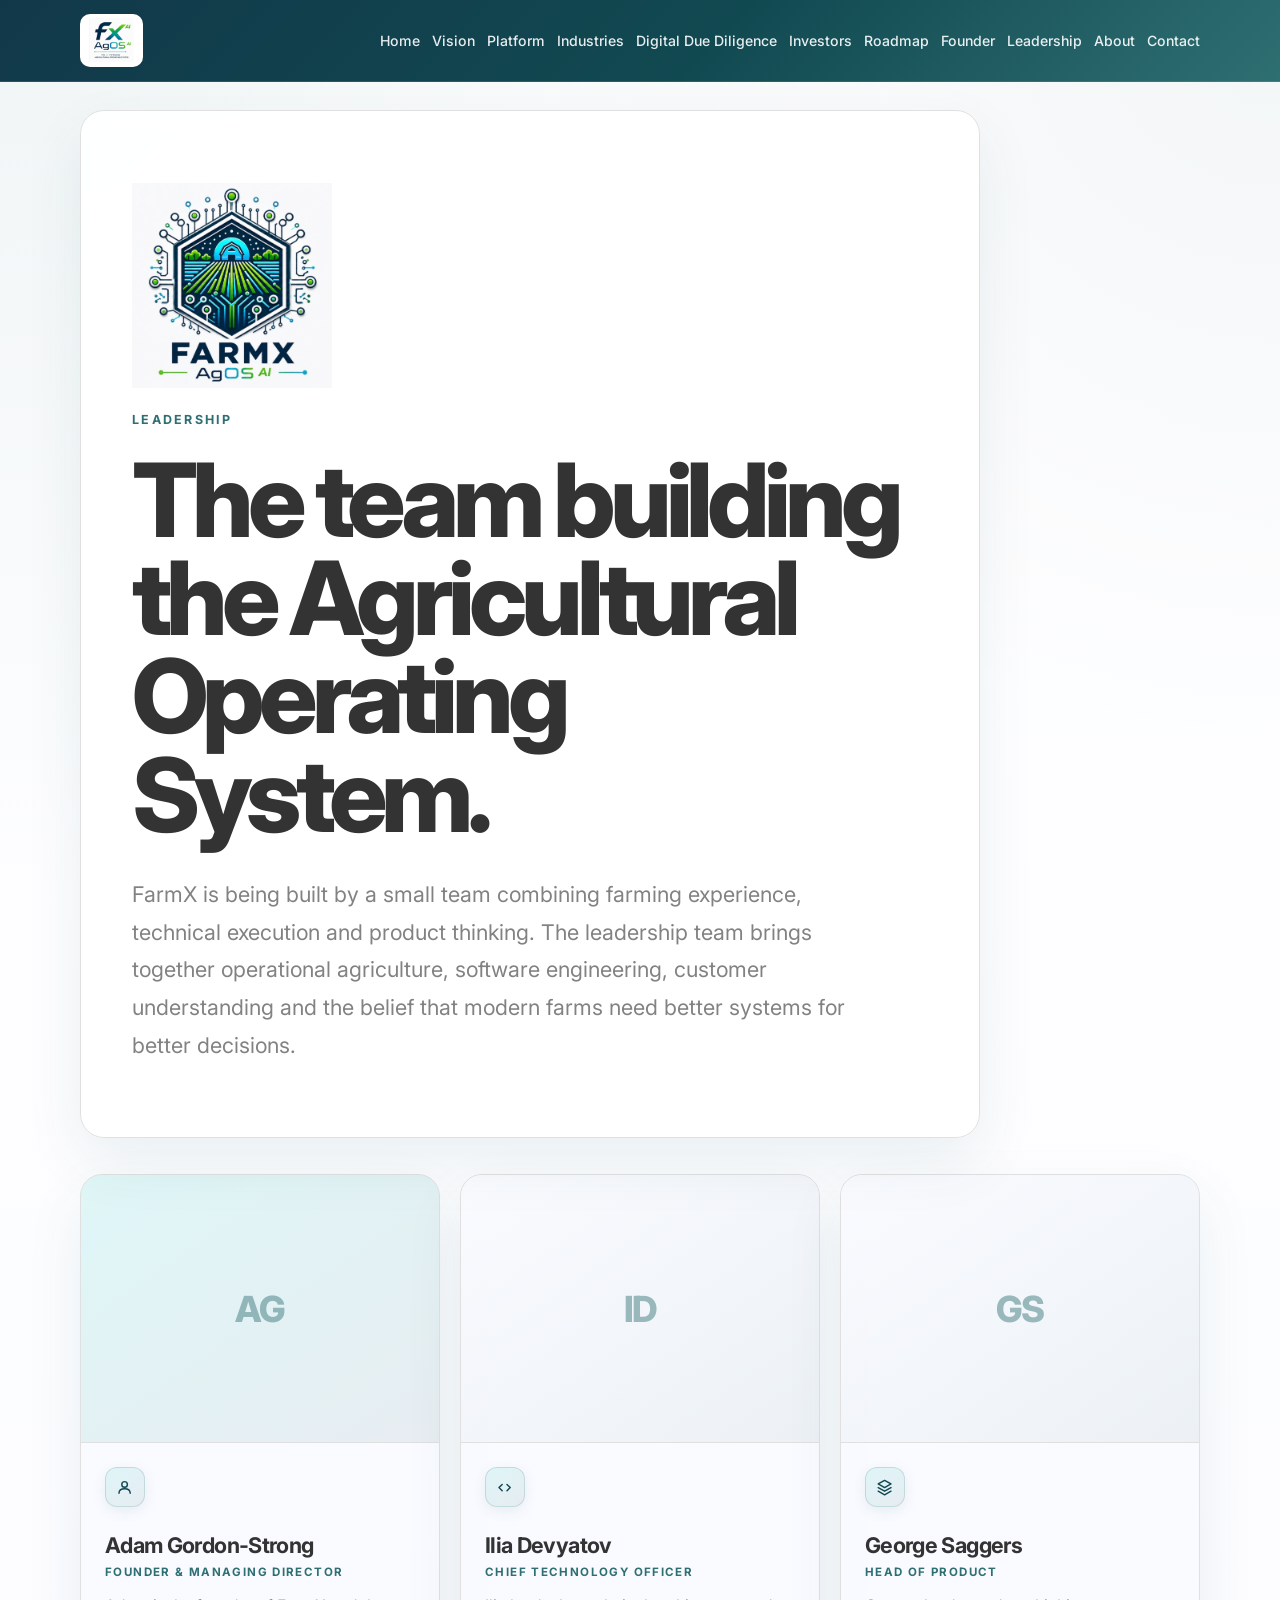
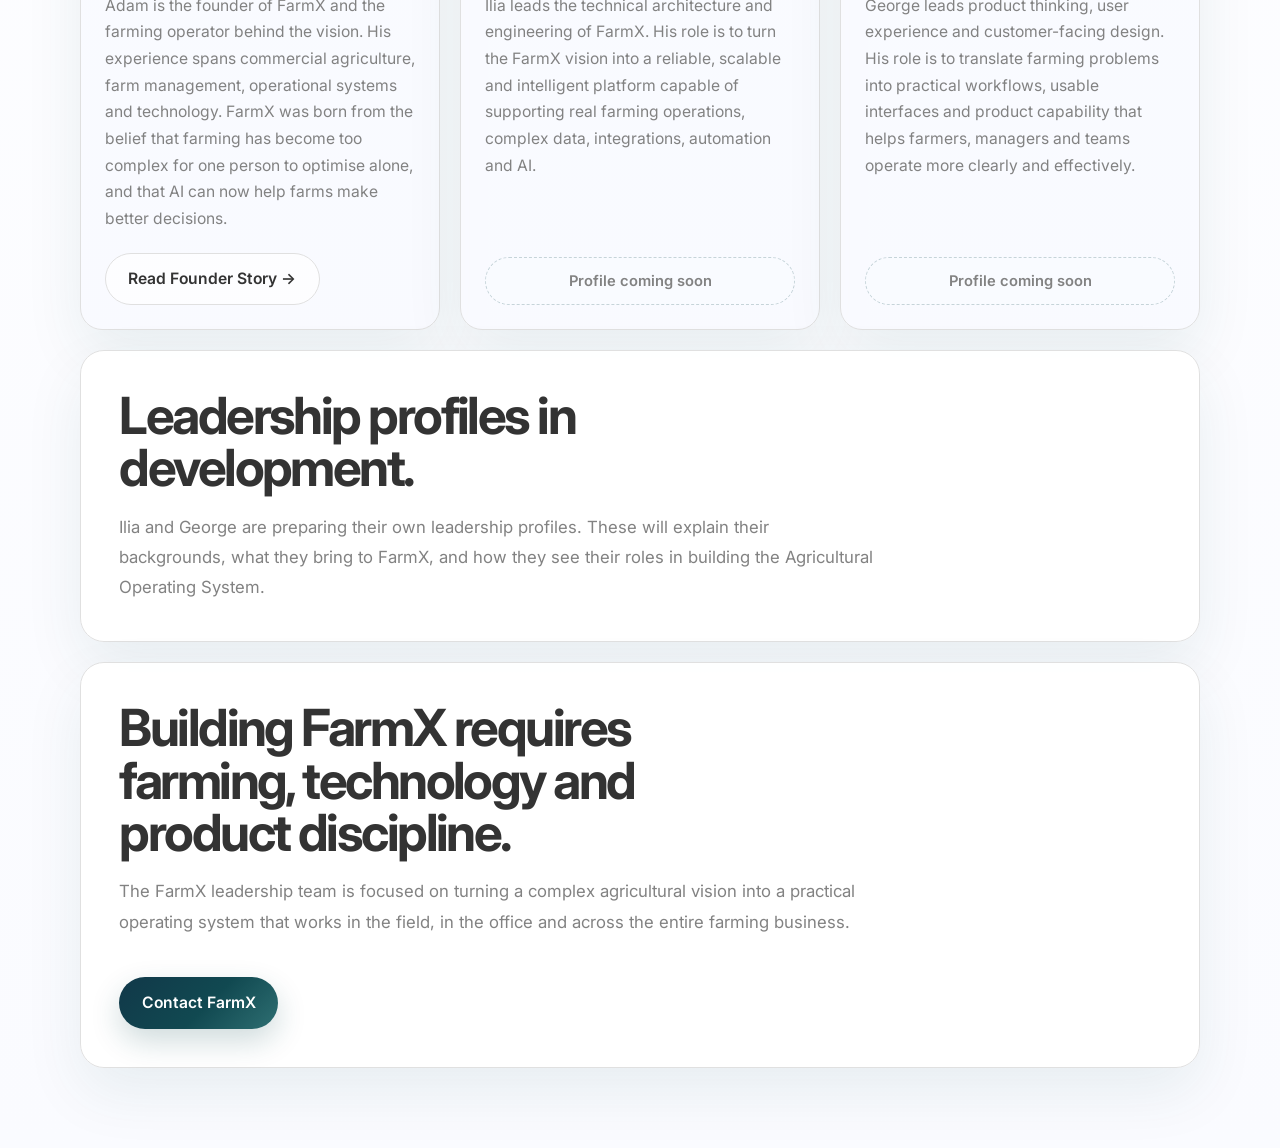
<file: leadership.html>
<!DOCTYPE html>
<html lang="en">
  <head>
    <meta charset="UTF-8" />
    <meta name="viewport" content="width=device-width, initial-scale=1.0" />
    <title>Leadership | FarmX</title>
    <meta
      name="description"
      content="Meet the FarmX leadership team — Adam Gordon-Strong, Ilia Devyatov and George Saggers — building the Agricultural Operating System."
    />
    <link rel="preconnect" href="https://fonts.googleapis.com" />
    <link rel="preconnect" href="https://fonts.gstatic.com" crossorigin />
    <link
      href="https://fonts.googleapis.com/css2?family=Inter:wght@400;500;600;700;800&display=swap"
      rel="stylesheet"
    />
    <link rel="icon" href="assets/new-ag-os-logo.png" type="image/png" />
    <link rel="stylesheet" href="styles.css" />
  </head>
  <body>
    <main class="leadership-page">
      <div class="site-topbar">
        <div class="container">
          <header class="topbar">
            <a class="brand-mark" href="index.html">
              <img
                src="assets/new-ag-os-logo.png"
                alt="FarmX AgOS AI"
                class="brand-logo"
              />
            </a>
            <button
              type="button"
              class="nav-toggle"
              aria-label="Toggle navigation"
              aria-expanded="false"
              aria-controls="primary-nav"
            >
              <span class="nav-toggle__line" aria-hidden="true"></span>
              <span class="nav-toggle__line" aria-hidden="true"></span>
              <span class="nav-toggle__line" aria-hidden="true"></span>
            </button>
            <nav class="page-nav" id="primary-nav" aria-label="Primary">
              <a href="index.html">Home</a>
              <a href="vision.html">Vision</a>
              <a href="platform.html">Platform</a>
              <a href="industries.html">Industries</a>
              <a href="digital-due-diligence.html">Digital Due Diligence</a>
              <a href="investors.html">Investors</a>
              <a href="roadmap.html">Roadmap</a>
              <a href="founder.html">Founder</a>
              <a href="leadership.html">Leadership</a>
              <a href="about.html">About</a>
              <a href="contact.html">Contact</a>
            </nav>
          </header>
        </div>
      </div>

      <section class="hero hero--page">
        <div class="container hero__inner hero__inner--page">
          <div class="hero__content hero__content--wide">
            <img
              src="assets/farmx-ag-os-logo.png"
              alt="FarmX AgOS AI"
              class="hero__logo hero__logo--compact"
            />
            <p class="eyebrow">Leadership</p>
            <h1>The team building the Agricultural Operating System.</h1>
            <p class="hero__copy">
              FarmX is being built by a small team combining farming experience,
              technical execution and product thinking. The leadership team brings
              together operational agriculture, software engineering, customer
              understanding and the belief that modern farms need better systems
              for better decisions.
            </p>
          </div>
        </div>
      </section>

      <section class="content-sections">
        <div class="container stack stack--leadership">
          <div class="card-grid card-grid--three leadership-grid">
            <article class="leadership-card">
              <div
                class="leadership-card__photo"
                role="img"
                aria-label="Photo placeholder for Adam Gordon-Strong"
              >
                <span class="leadership-card__initials" aria-hidden="true"
                  >AG</span
                >
              </div>
              <div class="leadership-card__body">
                <span class="icon-badge" data-icon="user"></span>
                <h3>Adam Gordon-Strong</h3>
                <p class="leadership-card__role">Founder &amp; Managing Director</p>
                <p>
                  Adam is the founder of FarmX and the farming operator behind the
                  vision. His experience spans commercial agriculture, farm
                  management, operational systems and technology. FarmX was born
                  from the belief that farming has become too complex for one person
                  to optimise alone, and that AI can now help farms make better
                  decisions.
                </p>
                <a class="button button--secondary" href="founder.html"
                  >Read Founder Story →</a
                >
              </div>
            </article>

            <article class="leadership-card leadership-card--pending">
              <div
                class="leadership-card__photo"
                role="img"
                aria-label="Photo placeholder for Ilia Devyatov"
              >
                <span class="leadership-card__initials" aria-hidden="true"
                  >ID</span
                >
              </div>
              <div class="leadership-card__body">
                <span class="icon-badge" data-icon="code"></span>
                <h3>Ilia Devyatov</h3>
                <p class="leadership-card__role">Chief Technology Officer</p>
                <p>
                  Ilia leads the technical architecture and engineering of FarmX.
                  His role is to turn the FarmX vision into a reliable, scalable
                  and intelligent platform capable of supporting real farming
                  operations, complex data, integrations, automation and AI.
                </p>
                <span class="leadership-card__action leadership-card__action--pending"
                  >Profile coming soon</span
                >
              </div>
            </article>

            <article class="leadership-card leadership-card--pending">
              <div
                class="leadership-card__photo"
                role="img"
                aria-label="Photo placeholder for George Saggers"
              >
                <span class="leadership-card__initials" aria-hidden="true"
                  >GS</span
                >
              </div>
              <div class="leadership-card__body">
                <span class="icon-badge" data-icon="layers"></span>
                <h3>George Saggers</h3>
                <p class="leadership-card__role">Head of Product</p>
                <p>
                  George leads product thinking, user experience and
                  customer-facing design. His role is to translate farming problems
                  into practical workflows, usable interfaces and product
                  capability that helps farmers, managers and teams operate more
                  clearly and effectively.
                </p>
                <span class="leadership-card__action leadership-card__action--pending"
                  >Profile coming soon</span
                >
              </div>
            </article>
          </div>

          <section class="content-block content-block--accent">
            <h2>Leadership profiles in development.</h2>
            <p>
              Ilia and George are preparing their own leadership profiles. These
              will explain their backgrounds, what they bring to FarmX, and how
              they see their roles in building the Agricultural Operating System.
            </p>
          </section>

          <section class="final-cta">
            <div class="content-block content-block--cta">
              <h2>
                Building FarmX requires farming, technology and product discipline.
              </h2>
              <p>
                The FarmX leadership team is focused on turning a complex
                agricultural vision into a practical operating system that works in
                the field, in the office and across the entire farming business.
              </p>
              <div class="hero__actions">
                <a class="button button--primary" href="contact.html"
                  >Contact FarmX</a
                >
              </div>
            </div>
          </section>
        </div>
      </section>
    </main>

    <script src="icons.js"></script>
    <script src="nav.js"></script>
  </body>
</html>
</file>
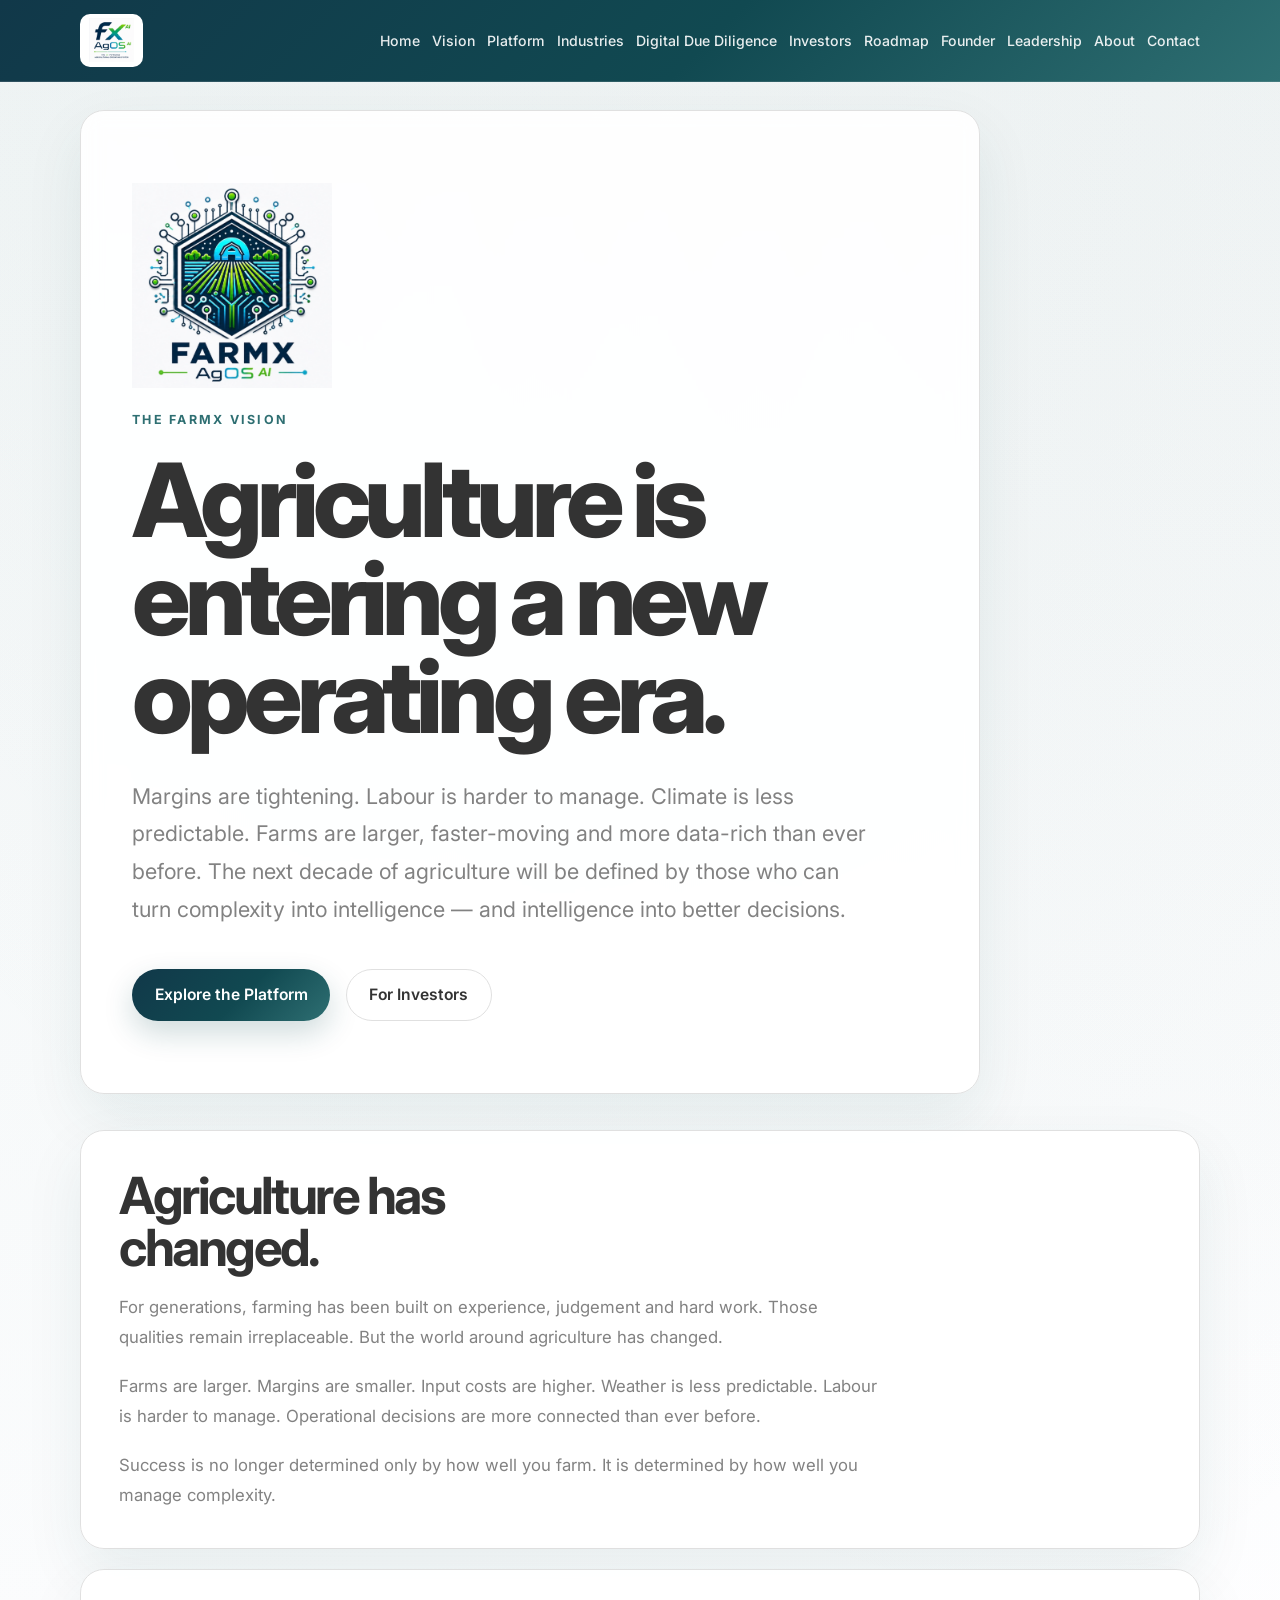
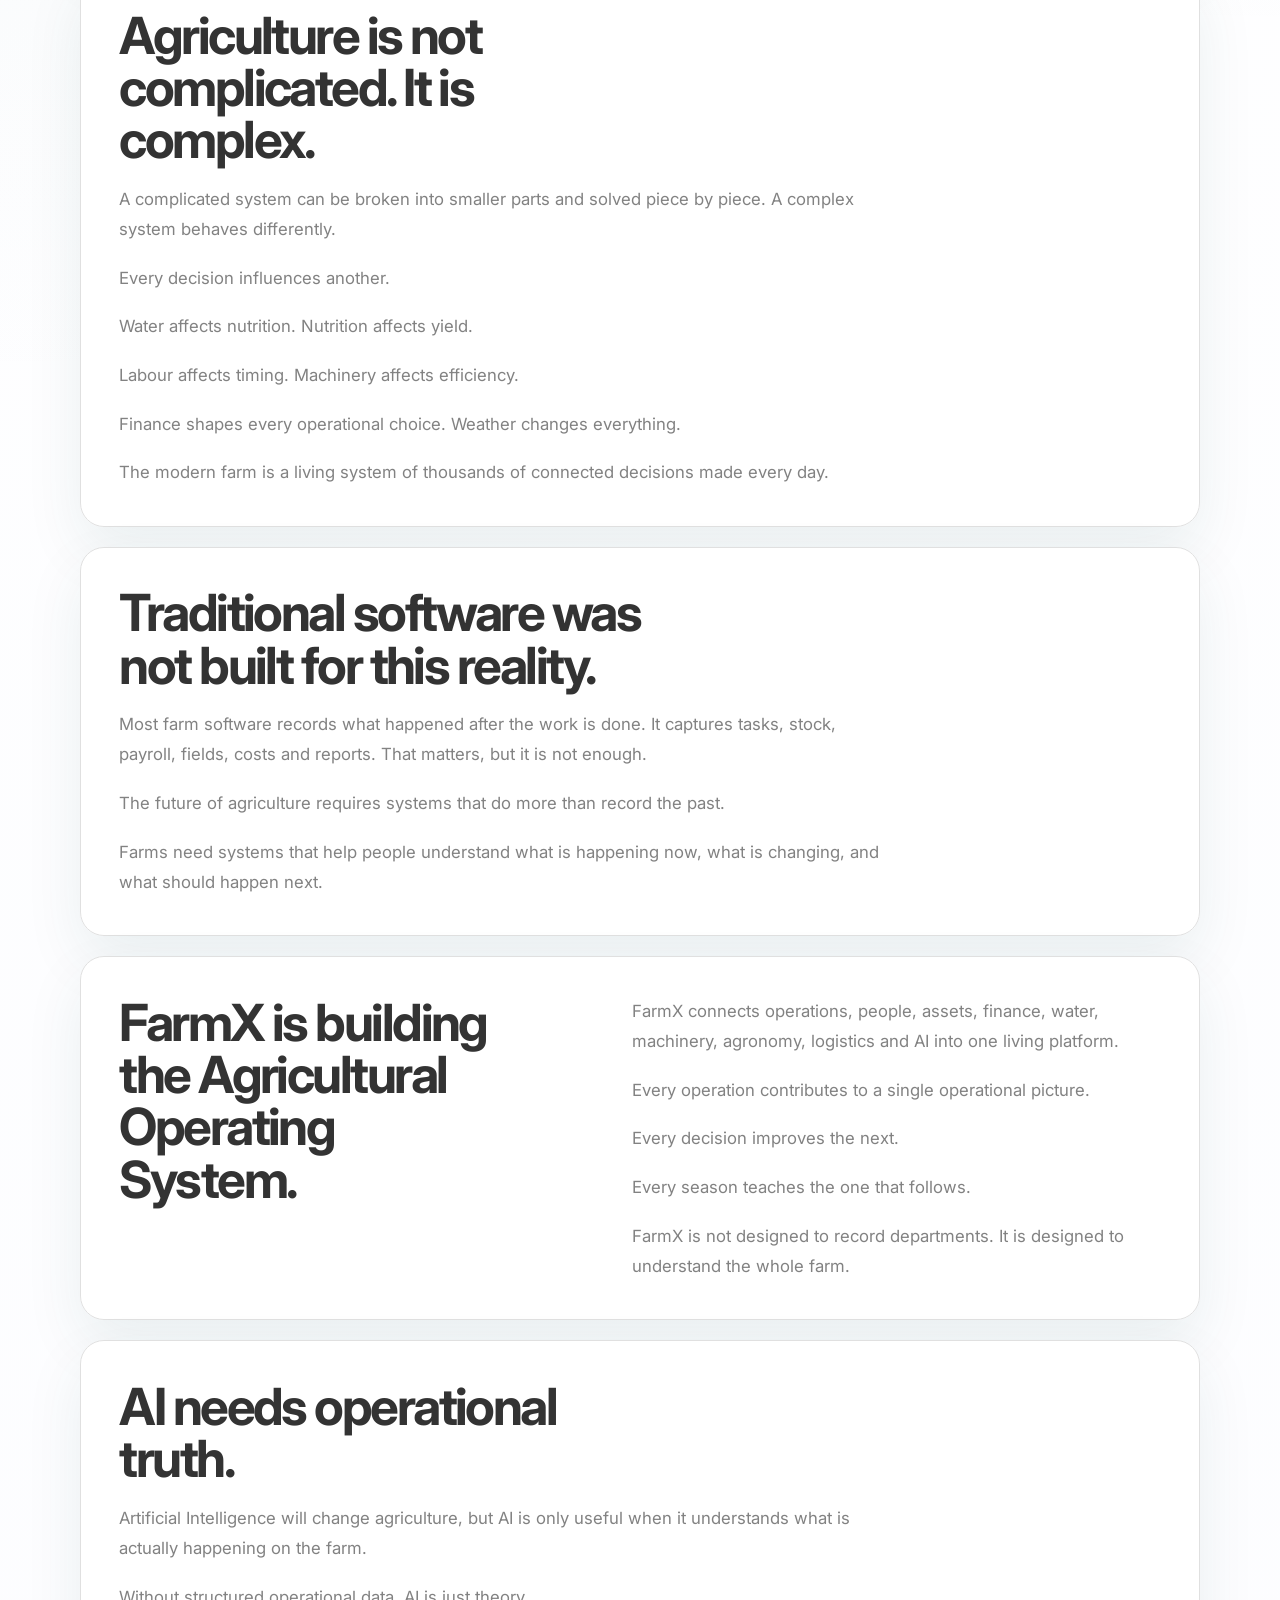
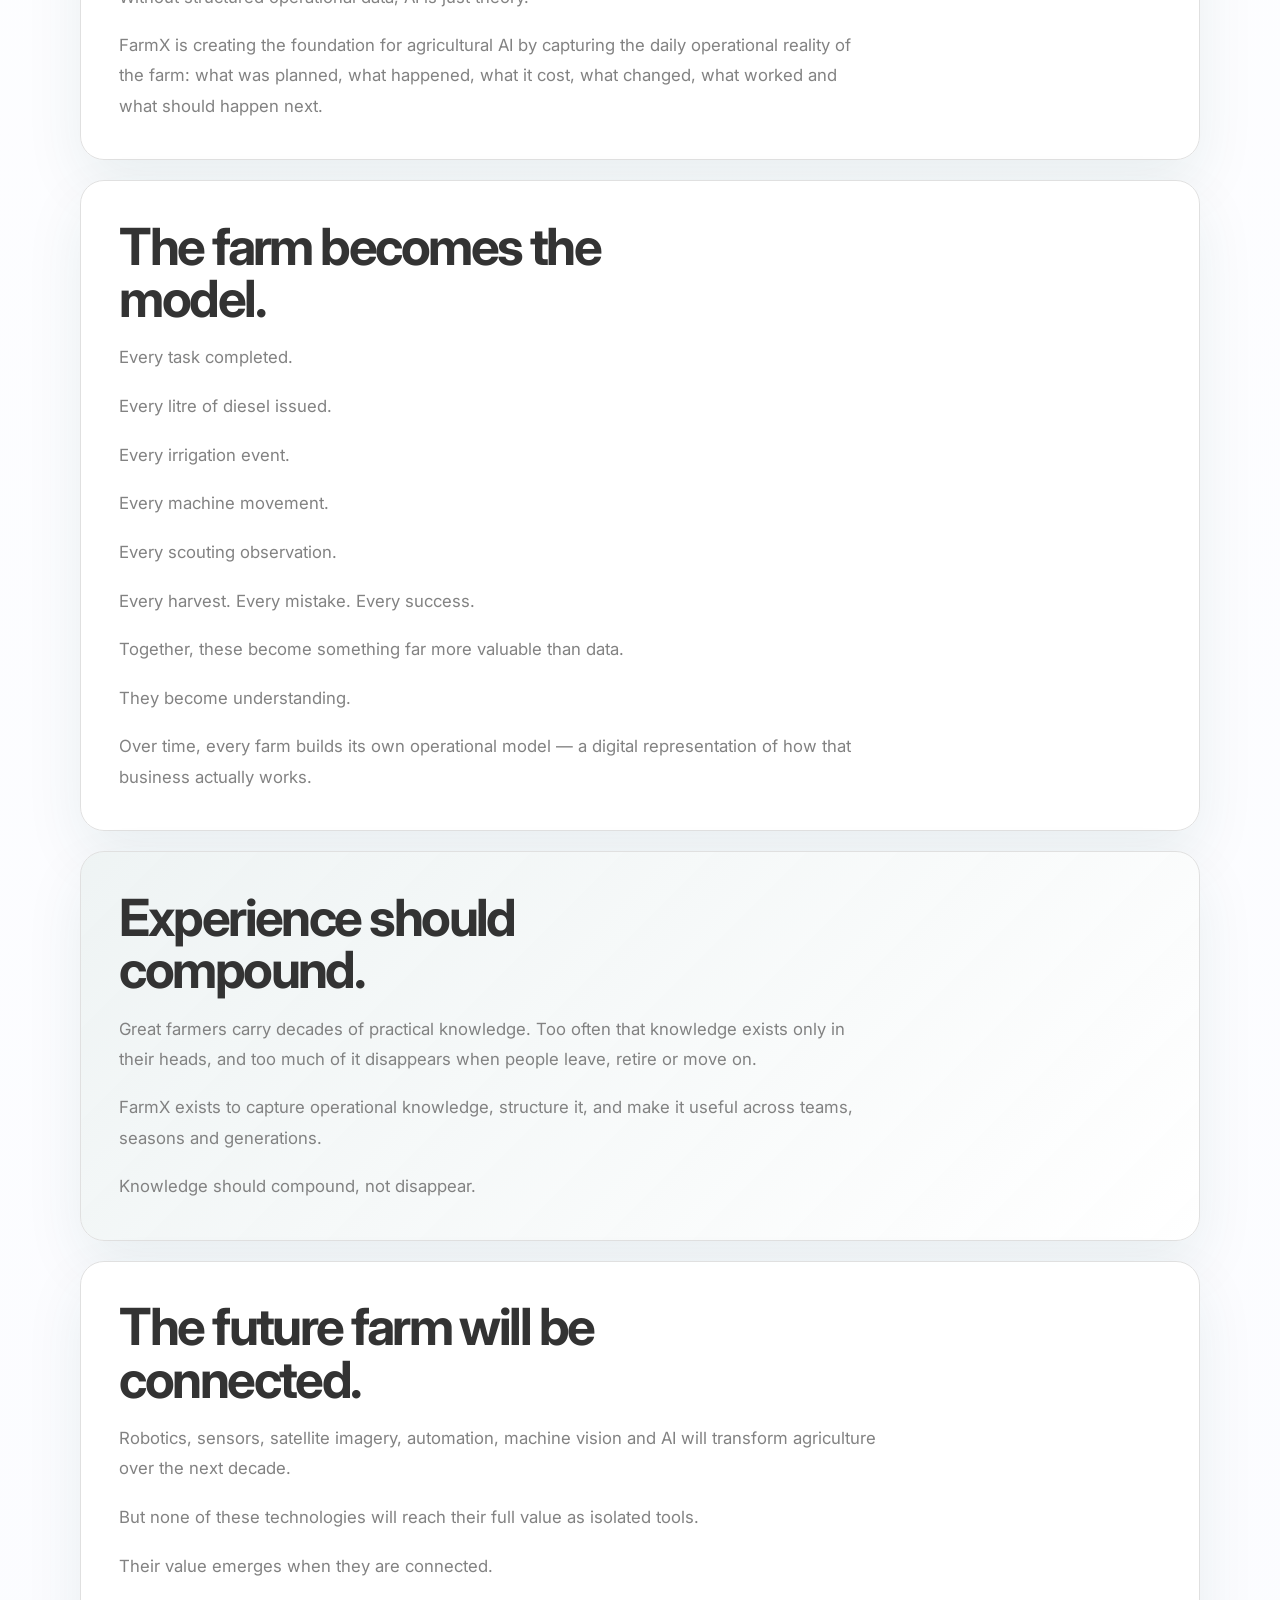
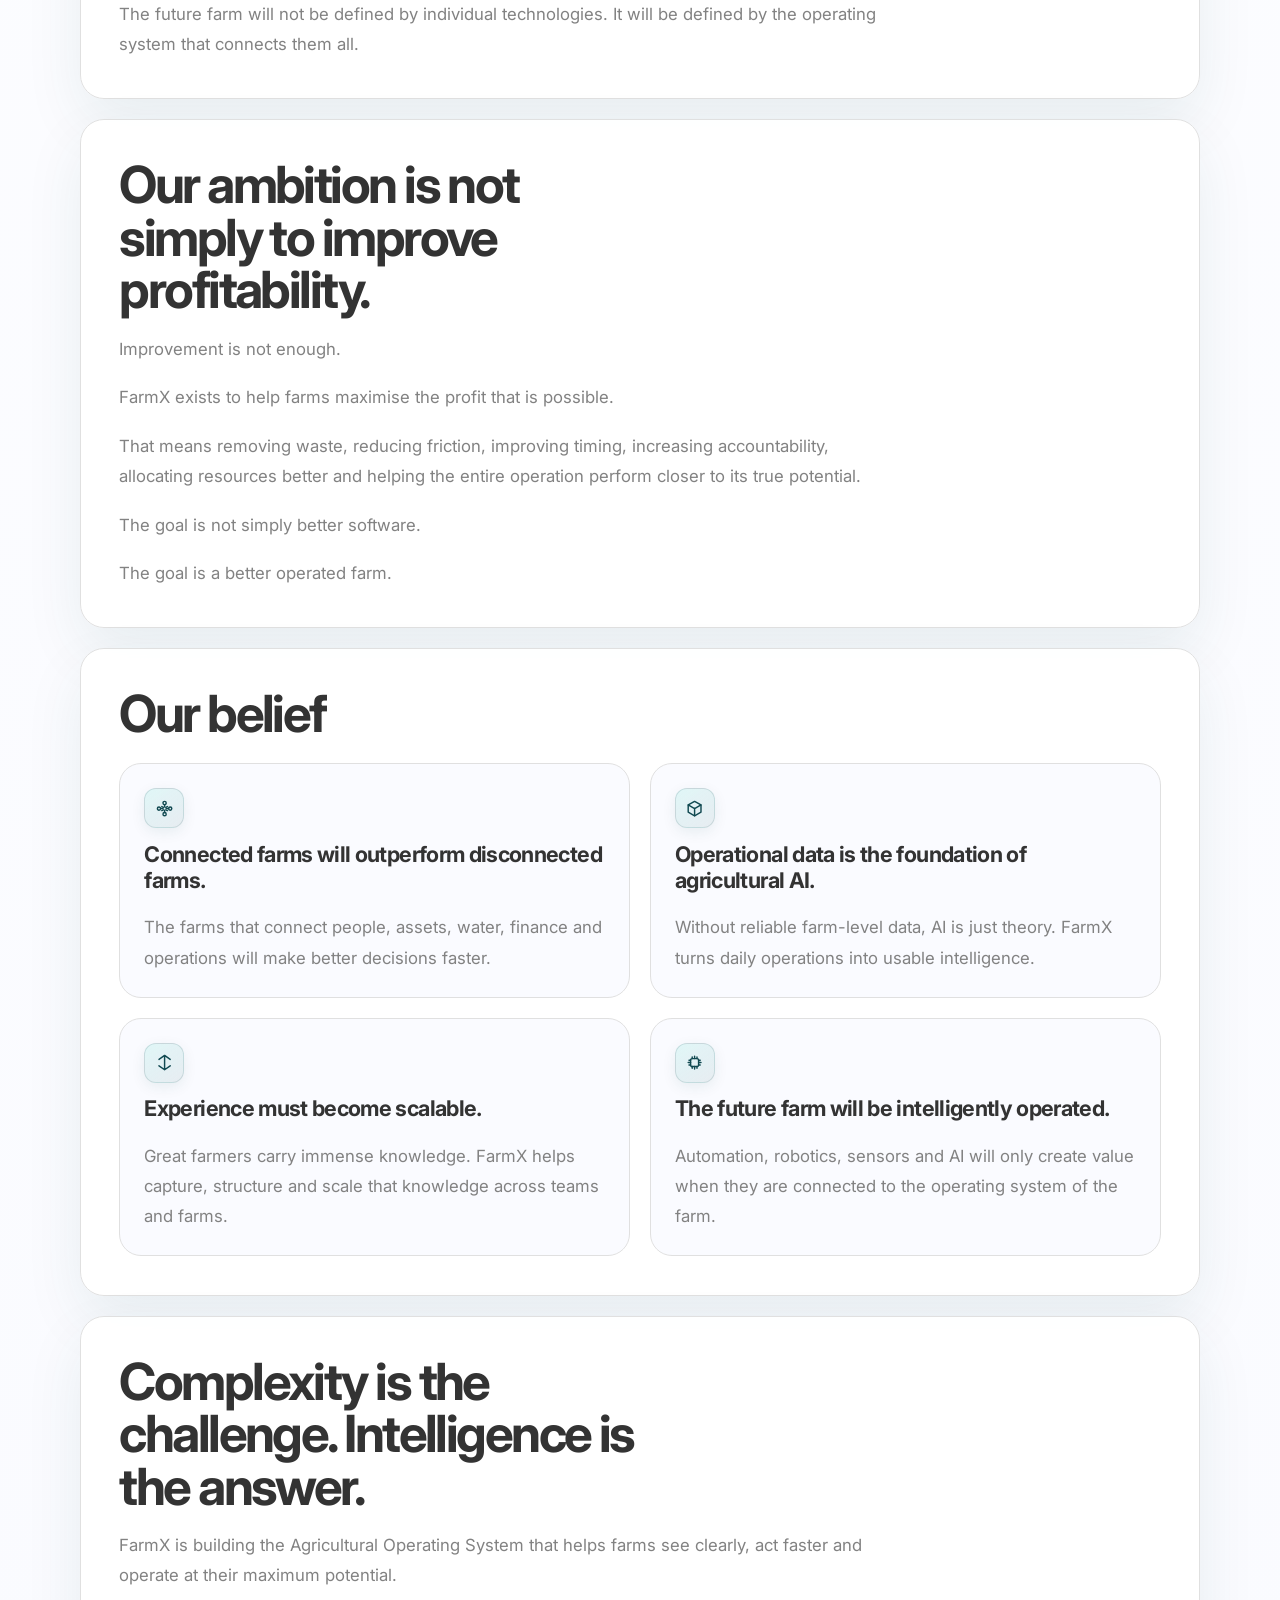
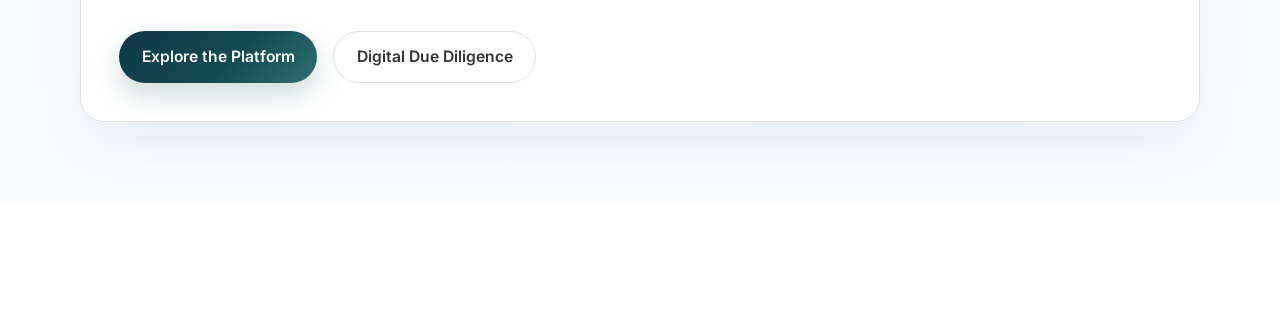
<file: manifesto.html>
<!DOCTYPE html>
<html lang="en">
  <head>
    <meta charset="UTF-8" />
    <meta http-equiv="refresh" content="0; url=vision.html" />
    <link rel="canonical" href="vision.html" />
    <title>Redirecting to Vision | FarmX</title>
    <meta
      name="description"
      content="The FarmX Manifesto has moved. Read the full FarmX Vision."
    />
  </head>
  <body>
    <p>
      This page has moved. <a href="vision.html">Continue to the FarmX Vision</a>.
    </p>
  </body>
</html>
</file>
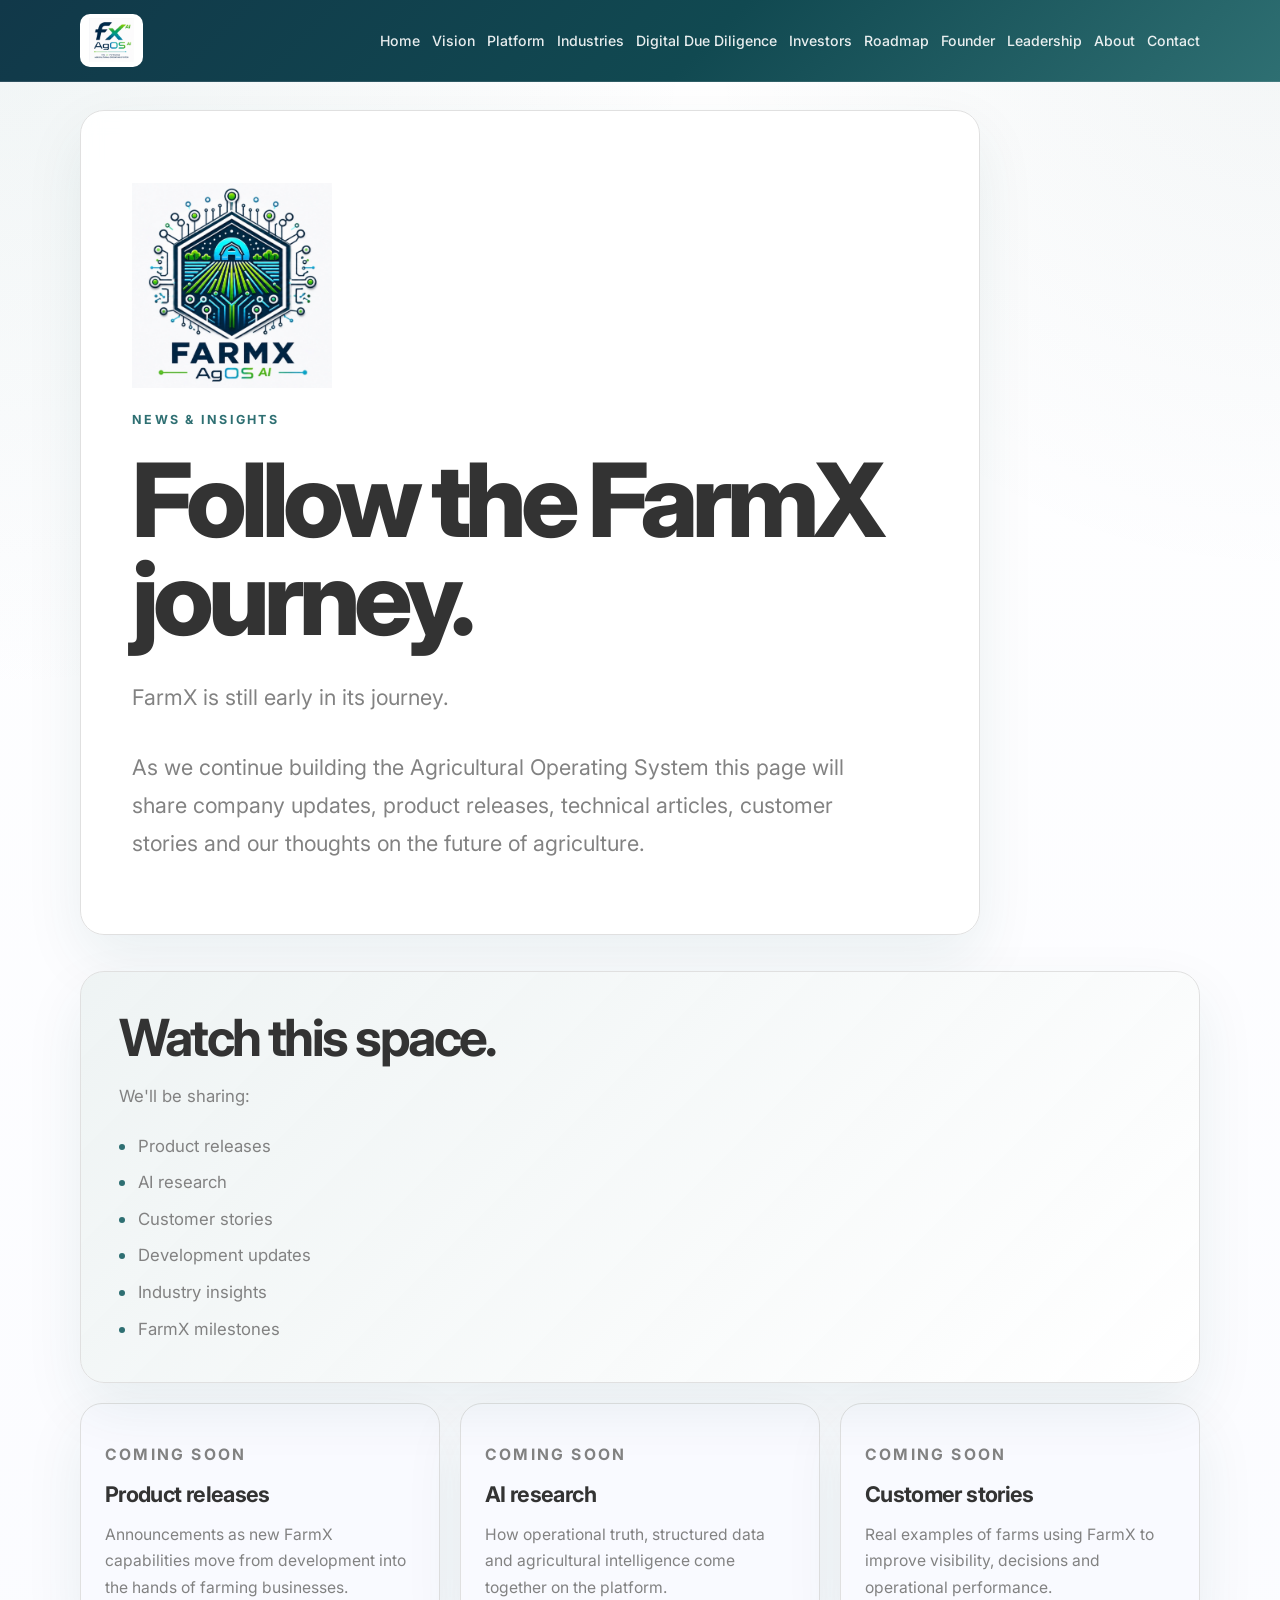
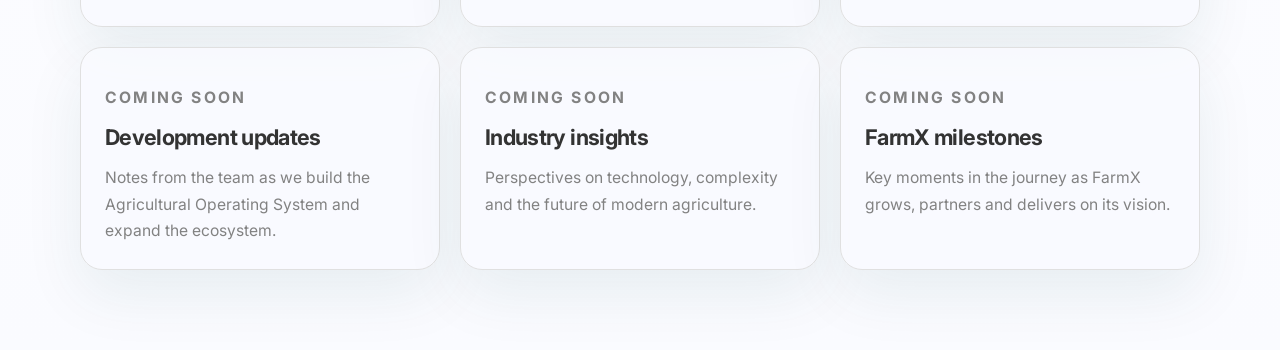
<file: news.html>
<!DOCTYPE html>
<html lang="en">
  <head>
    <meta charset="UTF-8" />
    <meta name="viewport" content="width=device-width, initial-scale=1.0" />
    <title>News &amp; Insights | FarmX</title>
    <meta
      name="description"
      content="Follow the FarmX journey — company updates, product releases, technical articles and insights on the future of agriculture."
    />
    <link rel="preconnect" href="https://fonts.googleapis.com" />
    <link rel="preconnect" href="https://fonts.gstatic.com" crossorigin />
    <link
      href="https://fonts.googleapis.com/css2?family=Inter:wght@400;500;600;700;800&display=swap"
      rel="stylesheet"
    />
    <link rel="icon" href="assets/new-ag-os-logo.png" type="image/png" />
    <link rel="stylesheet" href="styles.css" />
  </head>
  <body>
    <main class="news-page">
      <div class="site-topbar">
        <div class="container">
          <header class="topbar">
            <a class="brand-mark" href="index.html">
              <img
                src="assets/new-ag-os-logo.png"
                alt="FarmX AgOS AI"
                class="brand-logo"
              />
            </a>
            <button
              type="button"
              class="nav-toggle"
              aria-label="Toggle navigation"
              aria-expanded="false"
              aria-controls="primary-nav"
            >
              <span class="nav-toggle__line" aria-hidden="true"></span>
              <span class="nav-toggle__line" aria-hidden="true"></span>
              <span class="nav-toggle__line" aria-hidden="true"></span>
            </button>
            <nav class="page-nav" id="primary-nav" aria-label="Primary">
              <a href="index.html">Home</a>
              <a href="vision.html">Vision</a>
              <a href="platform.html">Platform</a>
              <a href="industries.html">Industries</a>
              <a href="digital-due-diligence.html">Digital Due Diligence</a>
              <a href="investors.html">Investors</a>
              <a href="roadmap.html">Roadmap</a>
              <a href="founder.html">Founder</a>
              <a href="leadership.html">Leadership</a>
              <a href="about.html">About</a>
              <a href="contact.html">Contact</a>
            </nav>
          </header>
        </div>
      </div>

      <section class="hero hero--page">
        <div class="container hero__inner hero__inner--page">
          <div class="hero__content hero__content--wide">
            <img
              src="assets/farmx-ag-os-logo.png"
              alt="FarmX AgOS AI"
              class="hero__logo hero__logo--compact"
            />
            <p class="eyebrow">News &amp; Insights</p>
            <h1>Follow the FarmX journey.</h1>
            <p class="hero__copy">FarmX is still early in its journey.</p>
            <p class="hero__copy">
              As we continue building the Agricultural Operating System this page
              will share company updates, product releases, technical articles,
              customer stories and our thoughts on the future of agriculture.
            </p>
          </div>
        </div>
      </section>

      <section class="content-sections">
        <div class="container stack stack--company">
          <section class="content-block content-block--featured">
            <h2>Watch this space.</h2>
            <p>We'll be sharing:</p>
            <ul class="content-list">
              <li>Product releases</li>
              <li>AI research</li>
              <li>Customer stories</li>
              <li>Development updates</li>
              <li>Industry insights</li>
              <li>FarmX milestones</li>
            </ul>
          </section>

          <div class="card-grid card-grid--three topic-card-grid" aria-label="Upcoming topics">
            <article class="topic-card">
              <p class="topic-card__status">Coming soon</p>
              <h3>Product releases</h3>
              <p>
                Announcements as new FarmX capabilities move from development into
                the hands of farming businesses.
              </p>
            </article>
            <article class="topic-card">
              <p class="topic-card__status">Coming soon</p>
              <h3>AI research</h3>
              <p>
                How operational truth, structured data and agricultural
                intelligence come together on the platform.
              </p>
            </article>
            <article class="topic-card">
              <p class="topic-card__status">Coming soon</p>
              <h3>Customer stories</h3>
              <p>
                Real examples of farms using FarmX to improve visibility,
                decisions and operational performance.
              </p>
            </article>
            <article class="topic-card">
              <p class="topic-card__status">Coming soon</p>
              <h3>Development updates</h3>
              <p>
                Notes from the team as we build the Agricultural Operating System
                and expand the ecosystem.
              </p>
            </article>
            <article class="topic-card">
              <p class="topic-card__status">Coming soon</p>
              <h3>Industry insights</h3>
              <p>
                Perspectives on technology, complexity and the future of modern
                agriculture.
              </p>
            </article>
            <article class="topic-card">
              <p class="topic-card__status">Coming soon</p>
              <h3>FarmX milestones</h3>
              <p>
                Key moments in the journey as FarmX grows, partners and delivers
                on its vision.
              </p>
            </article>
          </div>
        </div>
      </section>
    </main>

    <script src="nav.js"></script>
  </body>
</html>
</file>
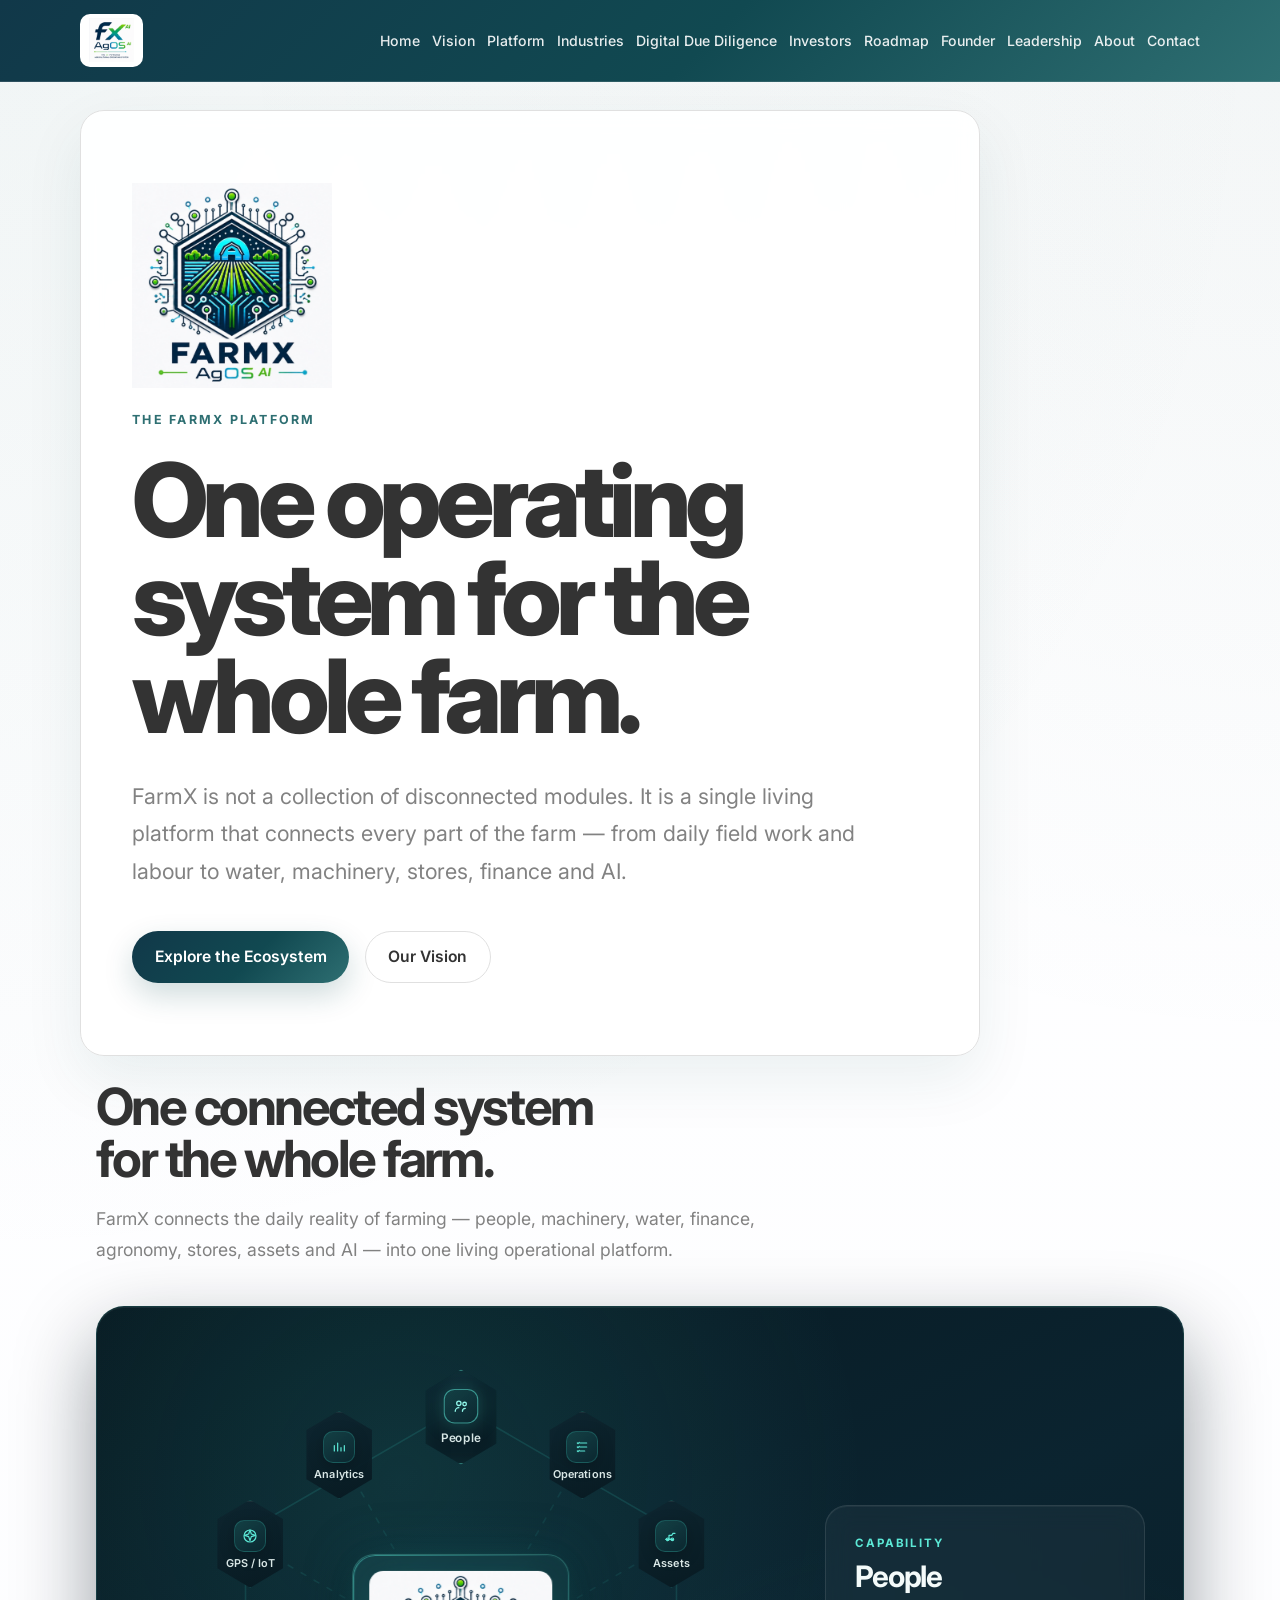
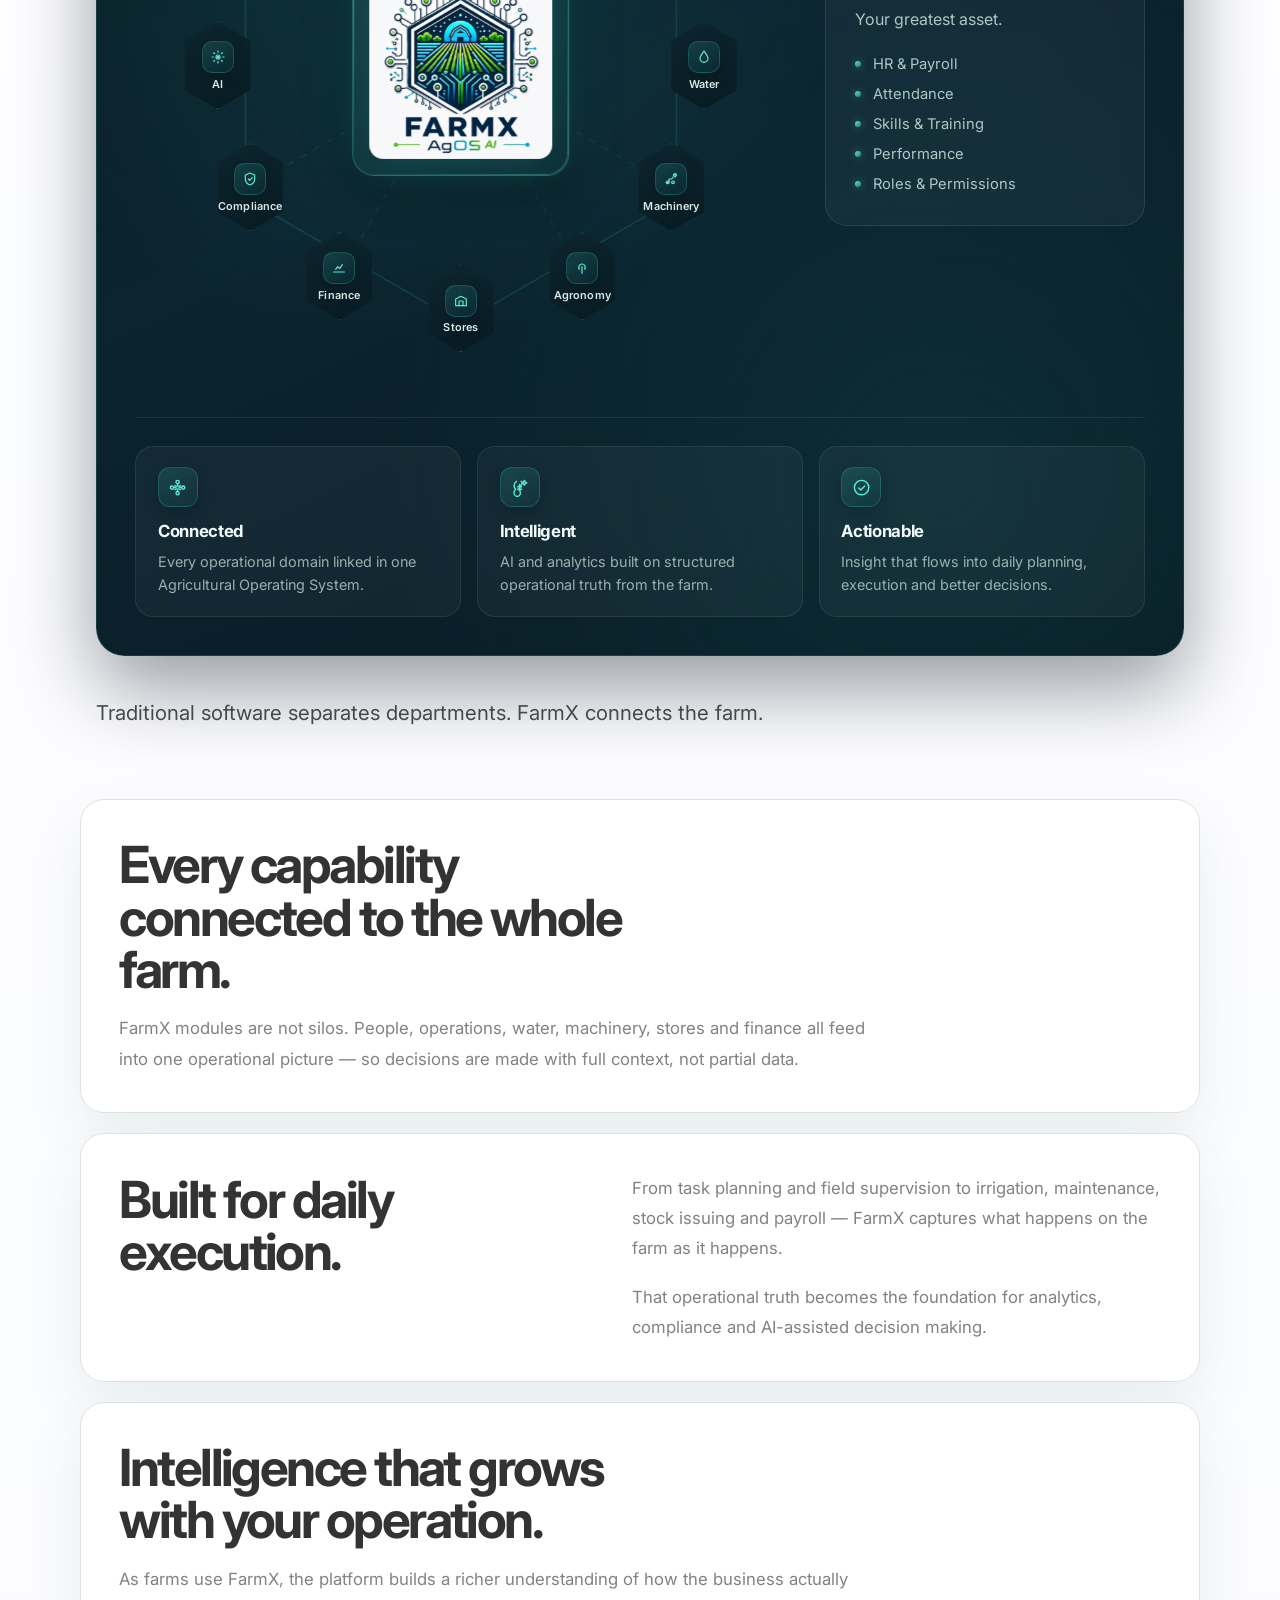
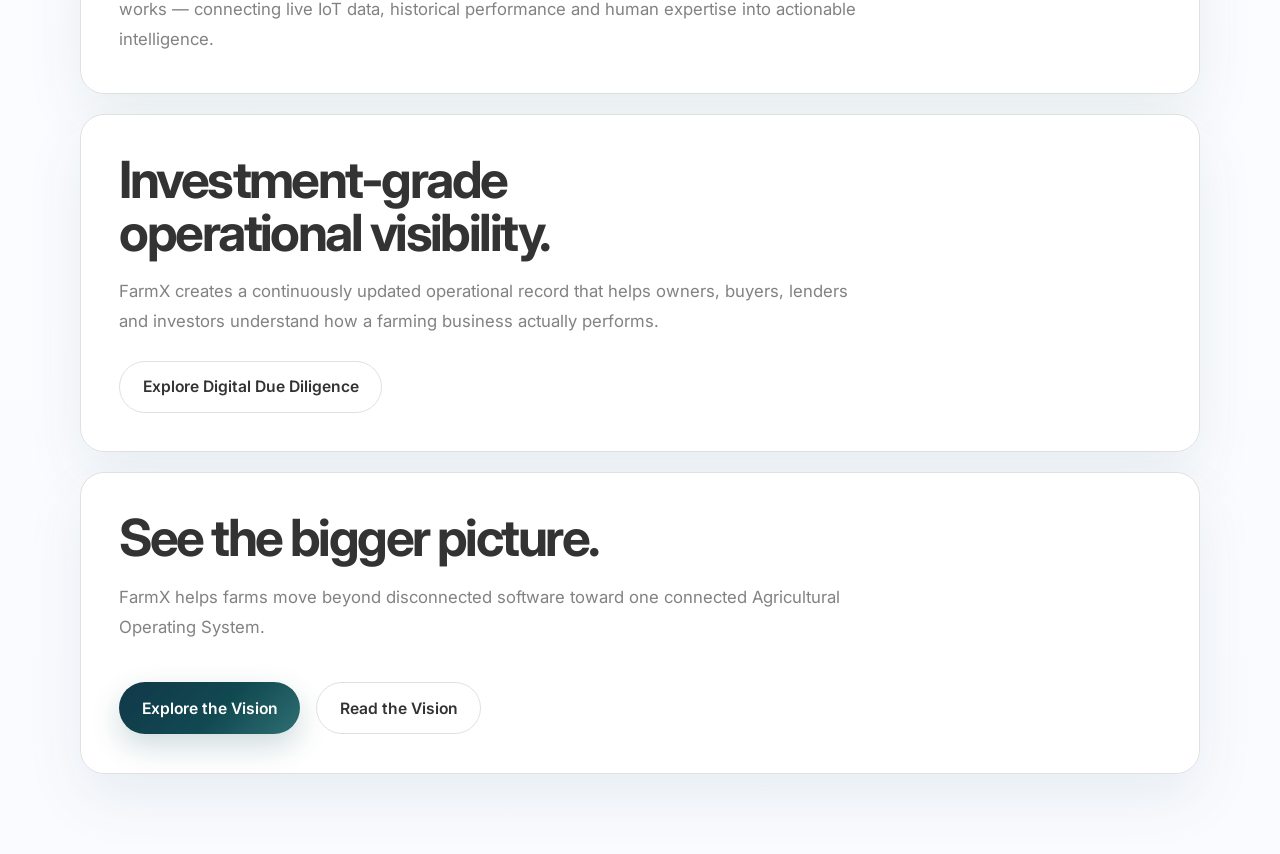
<file: platform.html>
<!DOCTYPE html>
<html lang="en">
  <head>
    <meta charset="UTF-8" />
    <meta name="viewport" content="width=device-width, initial-scale=1.0" />
    <title>Platform | FarmX</title>
    <meta
      name="description"
      content="FarmX is the Agricultural Operating System — one connected platform for people, operations, assets, water, finance, agronomy and AI."
    />
    <link rel="preconnect" href="https://fonts.googleapis.com" />
    <link rel="preconnect" href="https://fonts.gstatic.com" crossorigin />
    <link
      href="https://fonts.googleapis.com/css2?family=Inter:wght@400;500;600;700;800&display=swap"
      rel="stylesheet"
    />
    <link rel="icon" href="assets/new-ag-os-logo.png" type="image/png" />
    <link rel="stylesheet" href="styles.css" />
  </head>
  <body>
    <main class="platform-page">
      <div class="site-topbar">
        <div class="container">
          <header class="topbar">
            <a class="brand-mark" href="index.html">
              <img
                src="assets/new-ag-os-logo.png"
                alt="FarmX AgOS AI"
                class="brand-logo"
              />
            </a>
            <button
              type="button"
              class="nav-toggle"
              aria-label="Toggle navigation"
              aria-expanded="false"
              aria-controls="primary-nav"
            >
              <span class="nav-toggle__line" aria-hidden="true"></span>
              <span class="nav-toggle__line" aria-hidden="true"></span>
              <span class="nav-toggle__line" aria-hidden="true"></span>
            </button>
            <nav class="page-nav" id="primary-nav" aria-label="Primary">
              <a href="index.html">Home</a>
              <a href="vision.html">Vision</a>
              <a href="platform.html">Platform</a>
              <a href="industries.html">Industries</a>
              <a href="digital-due-diligence.html">Digital Due Diligence</a>
              <a href="investors.html">Investors</a>
              <a href="roadmap.html">Roadmap</a>
              <a href="founder.html">Founder</a>
              <a href="leadership.html">Leadership</a>
              <a href="about.html">About</a>
              <a href="contact.html">Contact</a>
            </nav>
          </header>
        </div>
      </div>
      <section class="hero hero--page">
        <div class="container hero__inner hero__inner--page">
          <div class="hero__content hero__content--wide">
            <img
              src="assets/farmx-ag-os-logo.png"
              alt="FarmX AgOS AI"
              class="hero__logo hero__logo--compact"
            />
            <p class="eyebrow">The FarmX Platform</p>
            <h1>One operating system for the whole farm.</h1>
            <p class="hero__copy">
              FarmX is not a collection of disconnected modules. It is a single
              living platform that connects every part of the farm — from daily
              field work and labour to water, machinery, stores, finance and AI.
            </p>
            <div class="hero__actions">
              <a class="button button--primary" href="#ecosystem"
                >Explore the Ecosystem</a
              >
              <a class="button button--secondary" href="vision.html"
                >Our Vision</a
              >
            </div>
          </div>
        </div>
      </section>

      <section class="ecosystem-section" id="ecosystem">
        <div class="container">
          <div class="ecosystem-header">
            <h2>One connected system for the whole farm.</h2>
            <p>
              FarmX connects the daily reality of farming — people, machinery,
              water, finance, agronomy, stores, assets and AI — into one living
              operational platform.
            </p>
          </div>

          <div class="ecosystem-diagram" aria-label="FarmX ecosystem diagram">
            <div class="ecosystem-stage">
              <div class="ecosystem-desktop">
                <div class="ecosystem-viz" id="ecosystem-viz">
                  <svg
                    class="eco-svg"
                    viewBox="0 0 600 600"
                    aria-hidden="true"
                  >
                    <defs>
                      <linearGradient
                        id="eco-line-gradient"
                        x1="0%"
                        y1="0%"
                        x2="100%"
                        y2="100%"
                      >
                        <stop offset="0%" stop-color="#3dd6c5" stop-opacity="0.35" />
                        <stop
                          offset="100%"
                          stop-color="#114951"
                          stop-opacity="0.65"
                        />
                      </linearGradient>
                      <linearGradient
                        id="eco-line-active"
                        x1="0%"
                        y1="0%"
                        x2="100%"
                        y2="0%"
                      >
                        <stop offset="0%" stop-color="#5ce8d6" />
                        <stop offset="100%" stop-color="#2e6f72" />
                      </linearGradient>
                      <radialGradient id="eco-hub-glow" cx="50%" cy="50%" r="50%">
                        <stop offset="0%" stop-color="#3dd6c5" stop-opacity="0.35" />
                        <stop offset="100%" stop-color="#3dd6c5" stop-opacity="0" />
                      </radialGradient>
                      <filter id="eco-glow-filter">
                        <feGaussianBlur stdDeviation="3" result="blur" />
                        <feMerge>
                          <feMergeNode in="blur" />
                          <feMergeNode in="SourceGraphic" />
                        </feMerge>
                      </filter>
                    </defs>
                    <circle
                      class="eco-pulse eco-pulse--1"
                      cx="300"
                      cy="300"
                      r="70"
                    />
                    <circle
                      class="eco-pulse eco-pulse--2"
                      cx="300"
                      cy="300"
                      r="70"
                    />
                    <circle
                      class="eco-pulse eco-pulse--3"
                      cx="300"
                      cy="300"
                      r="70"
                    />
                    <circle
                      class="eco-hub-glow"
                      cx="300"
                      cy="300"
                      r="95"
                      fill="url(#eco-hub-glow)"
                    />
                    <polygon
                      class="eco-orbit"
                      points="300,58 502,175 502,425 300,542 98,425 98,175"
                    />
                    <g class="eco-lines-group" id="eco-lines"></g>
                  </svg>

                  <div class="eco-hub">
                    <div class="eco-hub__aura" aria-hidden="true"></div>
                    <div class="eco-hub__frame">
                      <img
                        src="assets/farmx-ag-os-logo-center.png"
                        alt="FarmX Agricultural Operating System"
                        class="eco-hub__logo"
                      />
                    </div>
                  </div>

                  <div class="eco-nodes" id="eco-nodes"></div>
                </div>

                <aside
                  class="ecosystem-detail"
                  id="ecosystem-detail"
                  aria-live="polite"
                ></aside>
              </div>

              <div class="ecosystem-mobile" id="ecosystem-mobile"></div>

              <div class="ecosystem-summary">
                <article class="ecosystem-summary-card">
                  <span class="icon-badge icon-badge--eco" data-icon="connected"></span>
                  <h3>Connected</h3>
                  <p>
                    Every operational domain linked in one Agricultural Operating
                    System.
                  </p>
                </article>
                <article class="ecosystem-summary-card">
                  <span class="icon-badge icon-badge--eco" data-icon="intelligent"></span>
                  <h3>Intelligent</h3>
                  <p>
                    AI and analytics built on structured operational truth from the
                    farm.
                  </p>
                </article>
                <article class="ecosystem-summary-card">
                  <span class="icon-badge icon-badge--eco" data-icon="actionable"></span>
                  <h3>Actionable</h3>
                  <p>
                    Insight that flows into daily planning, execution and better
                    decisions.
                  </p>
                </article>
              </div>
            </div>
          </div>

          <p class="ecosystem-statement">
            Traditional software separates departments. FarmX connects the farm.
          </p>
        </div>
      </section>

      <section class="content-sections">
        <div class="container stack">
          <section class="content-block">
            <h2>Every capability connected to the whole farm.</h2>
            <p>
              FarmX modules are not silos. People, operations, water, machinery,
              stores and finance all feed into one operational picture — so
              decisions are made with full context, not partial data.
            </p>
          </section>

          <section class="content-block content-block--split">
            <div>
              <h2>Built for daily execution.</h2>
            </div>
            <div class="content-copy">
              <p>
                From task planning and field supervision to irrigation,
                maintenance, stock issuing and payroll — FarmX captures what
                happens on the farm as it happens.
              </p>
              <p>
                That operational truth becomes the foundation for analytics,
                compliance and AI-assisted decision making.
              </p>
            </div>
          </section>

          <section class="content-block">
            <h2>Intelligence that grows with your operation.</h2>
            <p>
              As farms use FarmX, the platform builds a richer understanding of
              how the business actually works — connecting live IoT data,
              historical performance and human expertise into actionable
              intelligence.
            </p>
          </section>

          <section class="content-block content-block--link">
            <h2>Investment-grade operational visibility.</h2>
            <p>
              FarmX creates a continuously updated operational record that
              helps owners, buyers, lenders and investors understand how a
              farming business actually performs.
            </p>
            <a class="button button--secondary" href="digital-due-diligence.html"
              >Explore Digital Due Diligence</a
            >
          </section>

          <section class="final-cta">
            <div class="content-block content-block--cta">
              <h2>See the bigger picture.</h2>
              <p>
                FarmX helps farms move beyond disconnected software toward one
                connected Agricultural Operating System.
              </p>
              <div class="hero__actions">
                <a class="button button--primary" href="vision.html"
                  >Explore the Vision</a
                >
                <a class="button button--secondary" href="vision.html"
                  >Read the Vision</a
                >
              </div>
            </div>
          </section>
        </div>
      </section>
    </main>
  
    <script src="icons.js"></script>
    <script src="nav.js"></script>
    <script src="ecosystem.js"></script>
  </body>
</html>
</file>
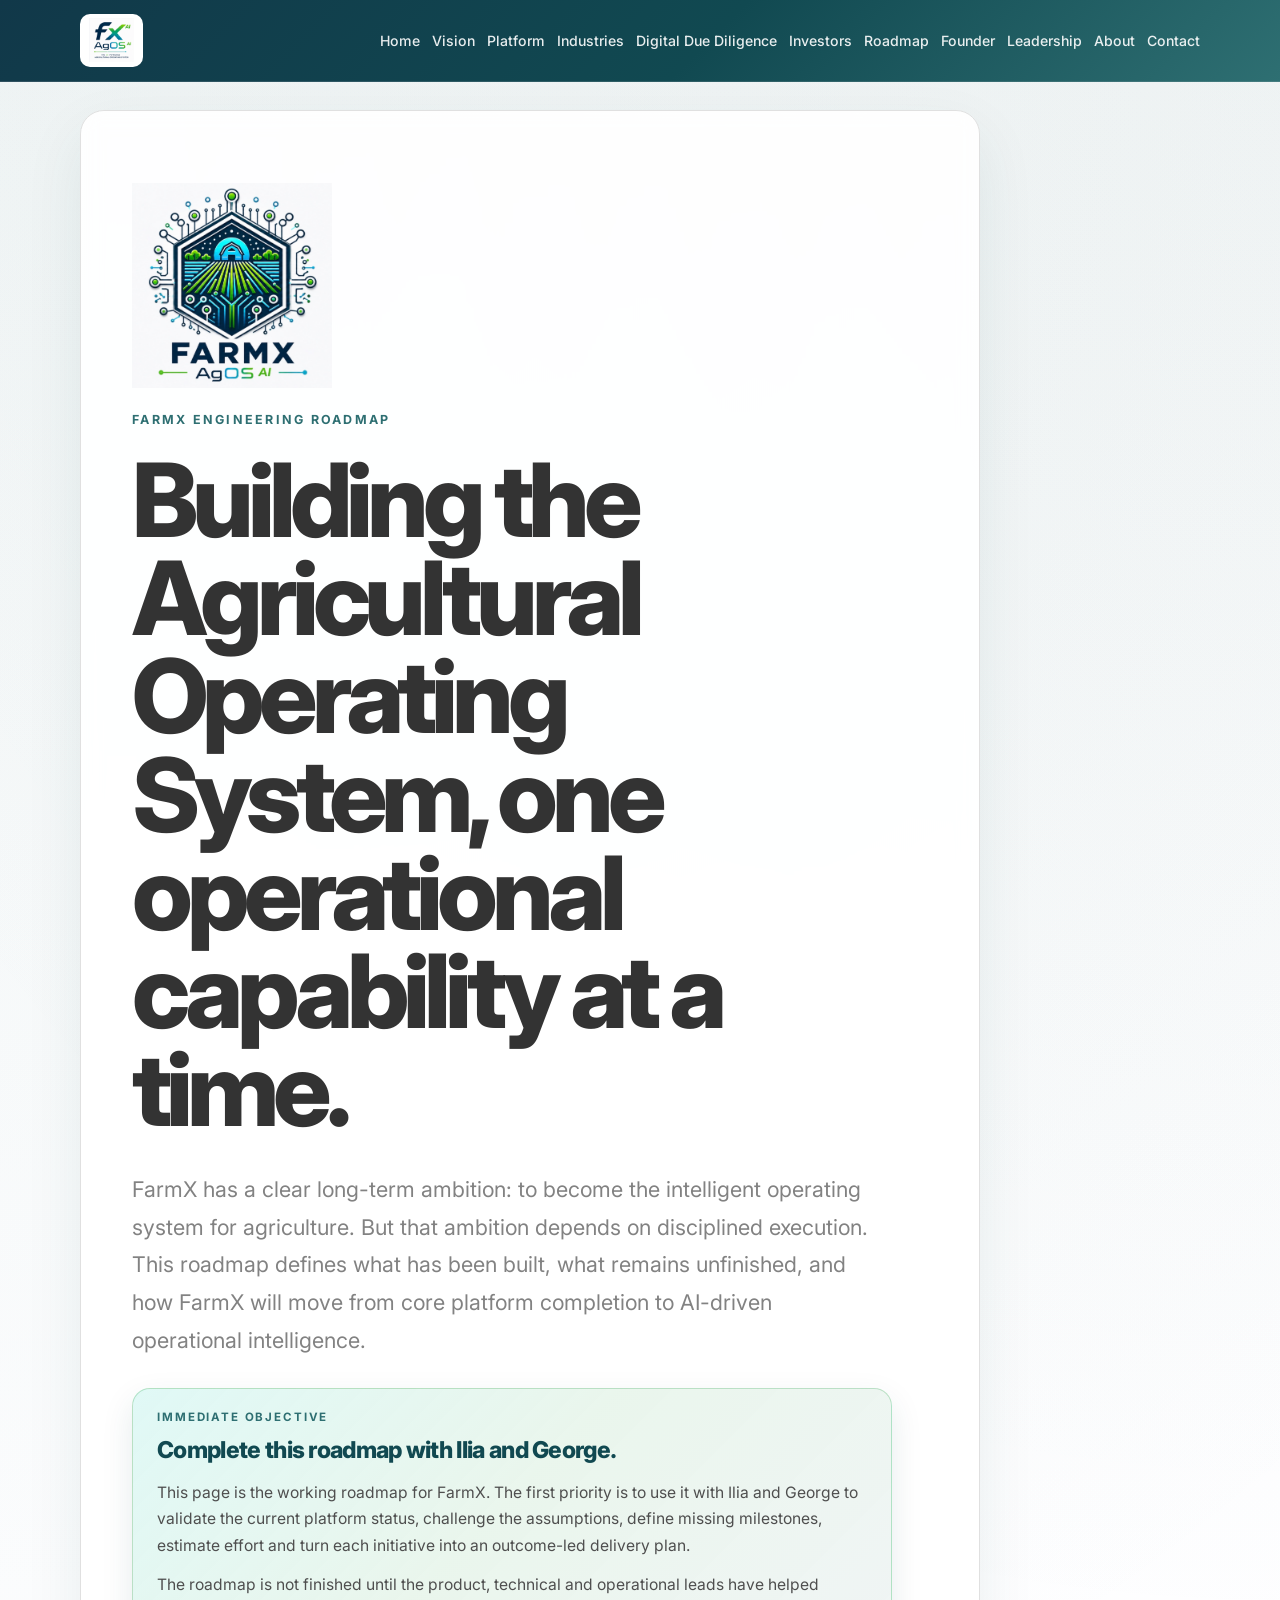
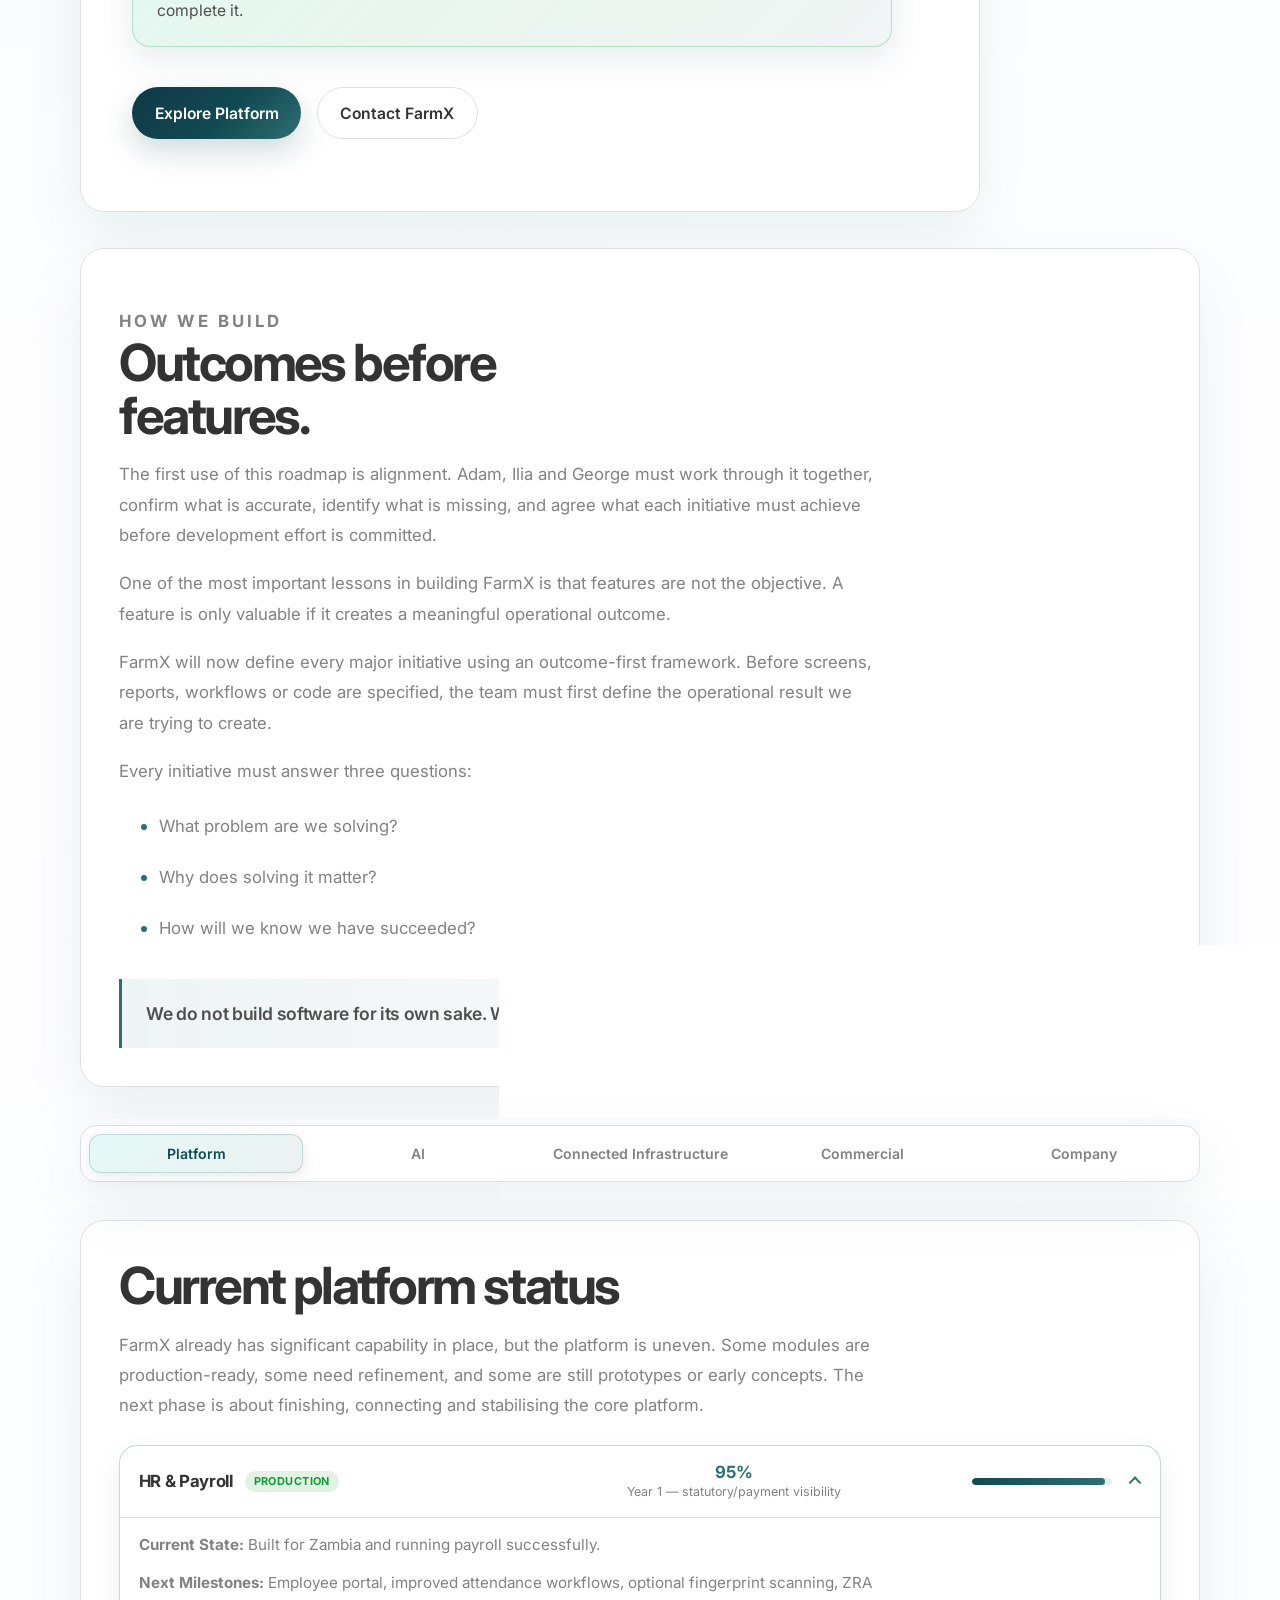
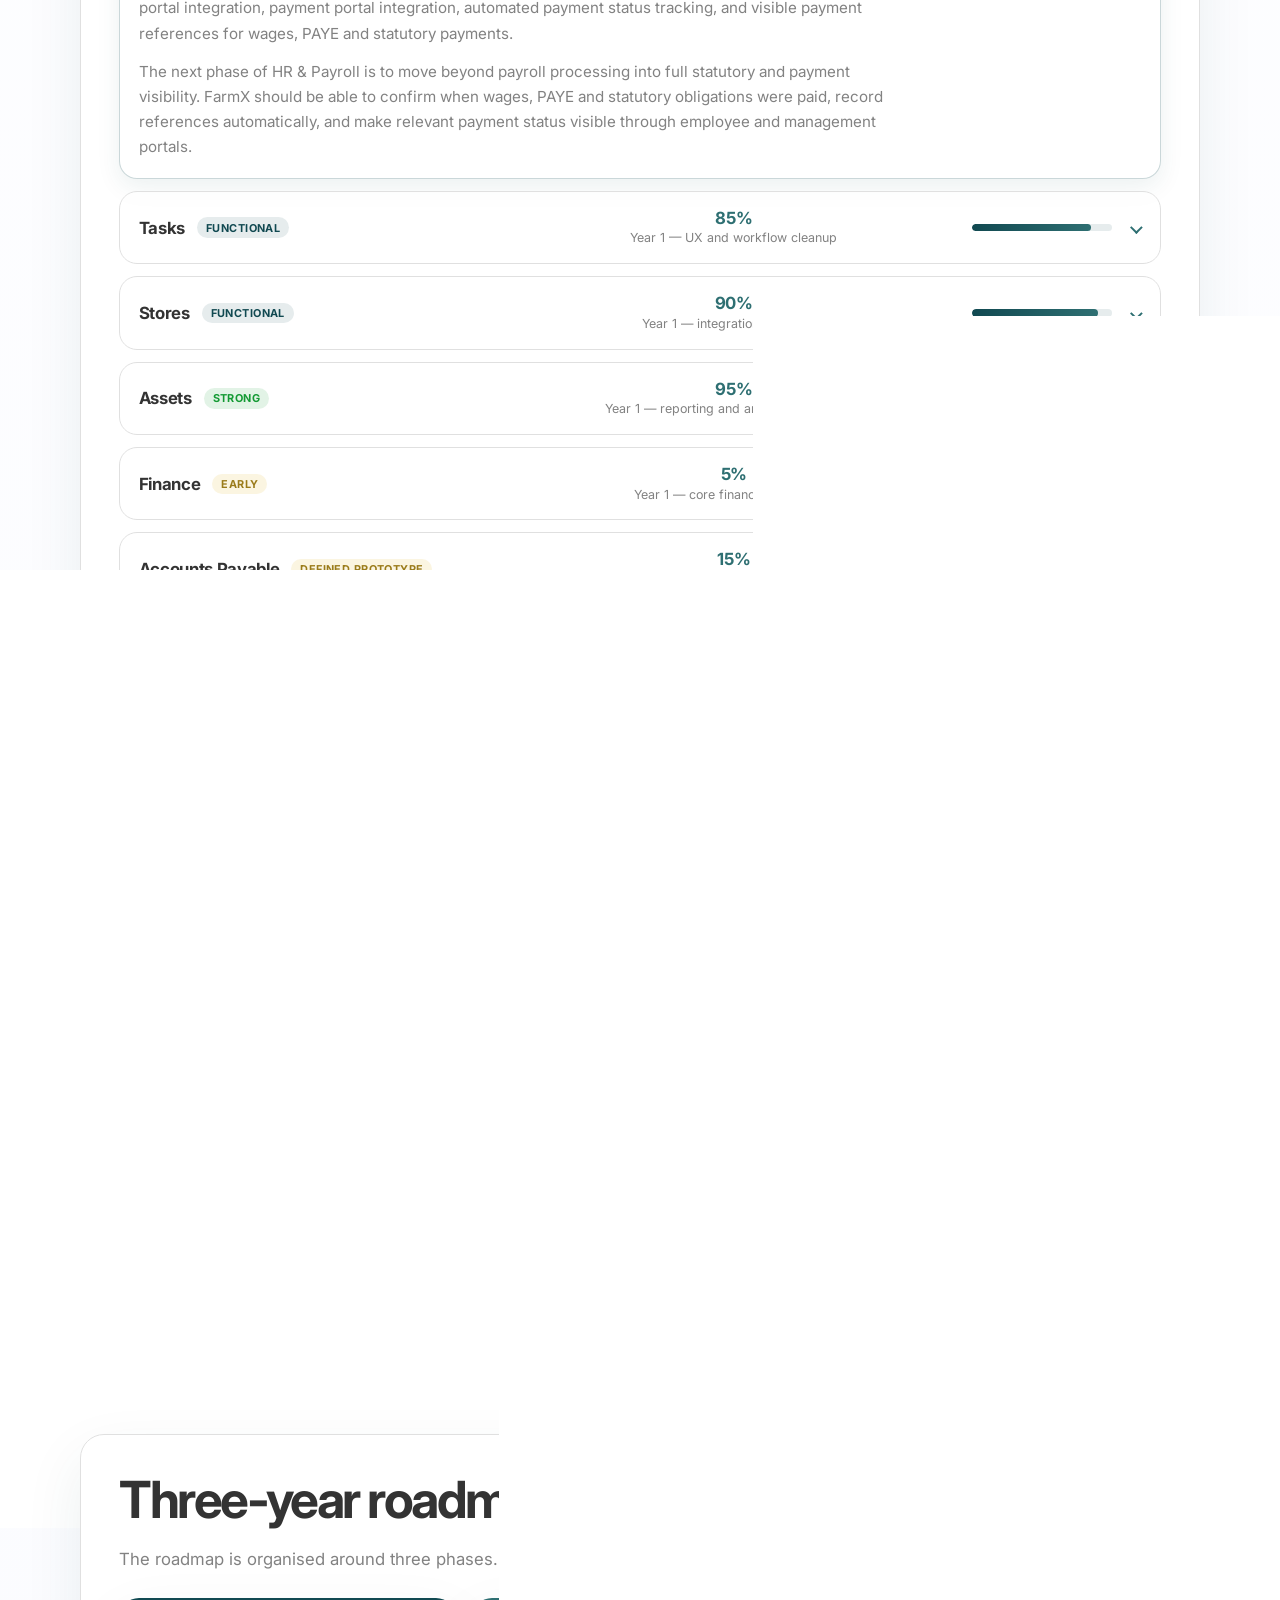
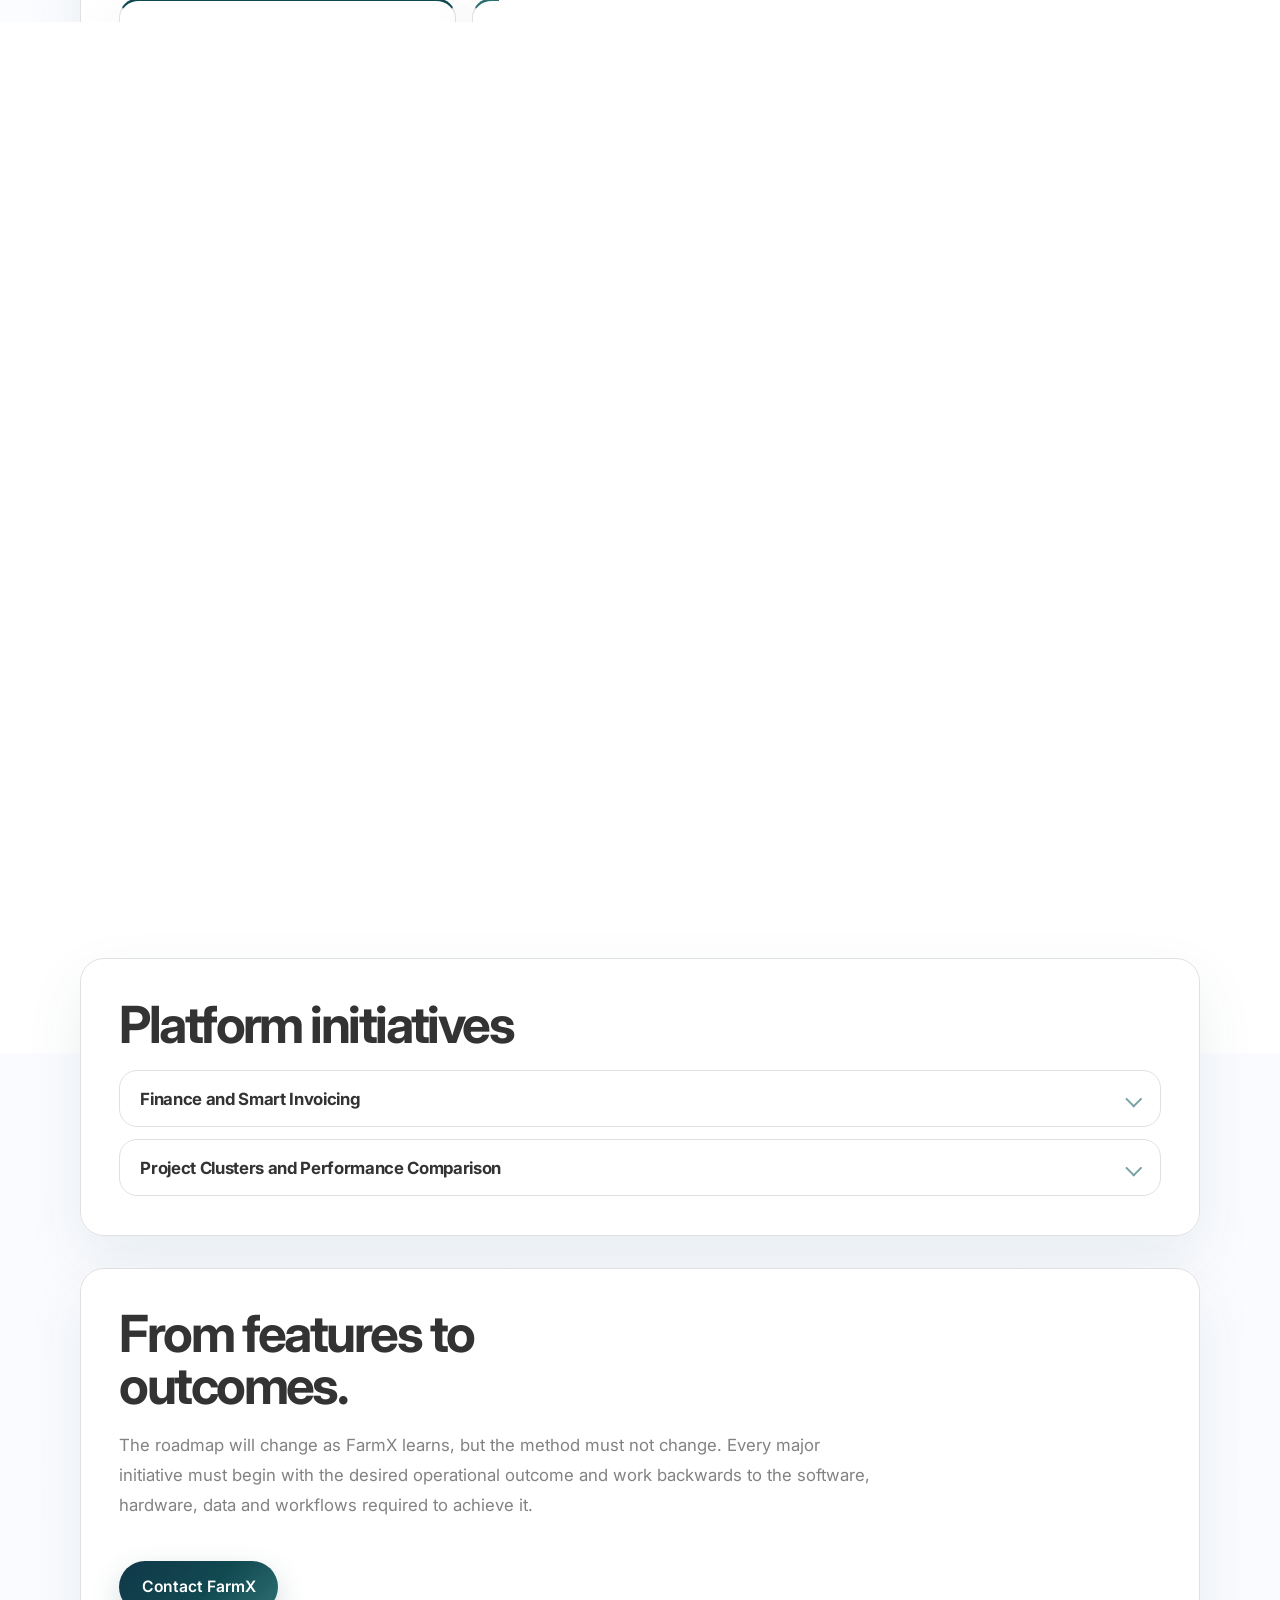
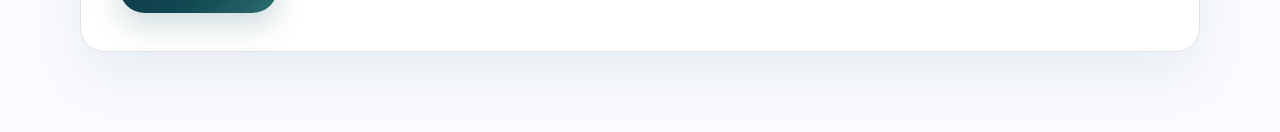
<file: roadmap.html>
<!DOCTYPE html>
<html lang="en">
  <head>
    <meta charset="UTF-8" />
    <meta name="viewport" content="width=device-width, initial-scale=1.0" />
    <title>Roadmap | FarmX</title>
    <meta
      name="description"
      content="The FarmX Engineering Roadmap: how FarmX will build the Agricultural Operating System over the next three years."
    />
    <link rel="preconnect" href="https://fonts.googleapis.com" />
    <link rel="preconnect" href="https://fonts.gstatic.com" crossorigin />
    <link
      href="https://fonts.googleapis.com/css2?family=Inter:wght@400;500;600;700;800&display=swap"
      rel="stylesheet"
    />
    <link rel="icon" href="assets/new-ag-os-logo.png" type="image/png" />
    <link rel="stylesheet" href="styles.css" />
  </head>
  <body>
    <main class="roadmap-page">
      <div class="site-topbar">
        <div class="container">
          <header class="topbar">
            <a class="brand-mark" href="index.html">
              <img
                src="assets/new-ag-os-logo.png"
                alt="FarmX AgOS AI"
                class="brand-logo"
              />
            </a>
            <button
              type="button"
              class="nav-toggle"
              aria-label="Toggle navigation"
              aria-expanded="false"
              aria-controls="primary-nav"
            >
              <span class="nav-toggle__line" aria-hidden="true"></span>
              <span class="nav-toggle__line" aria-hidden="true"></span>
              <span class="nav-toggle__line" aria-hidden="true"></span>
            </button>
            <nav class="page-nav" id="primary-nav" aria-label="Primary">
              <a href="index.html">Home</a>
              <a href="vision.html">Vision</a>
              <a href="platform.html">Platform</a>
              <a href="industries.html">Industries</a>
              <a href="digital-due-diligence.html">Digital Due Diligence</a>
              <a href="investors.html">Investors</a>
              <a href="roadmap.html">Roadmap</a>
              <a href="founder.html">Founder</a>
              <a href="leadership.html">Leadership</a>
              <a href="about.html">About</a>
              <a href="contact.html">Contact</a>
            </nav>
          </header>
        </div>
      </div>

      <section class="hero hero--page">
        <div class="container hero__inner hero__inner--page">
          <div class="hero__content hero__content--wide">
            <img
              src="assets/farmx-ag-os-logo.png"
              alt="FarmX AgOS AI"
              class="hero__logo hero__logo--compact"
            />
            <p class="eyebrow">FarmX Engineering Roadmap</p>
            <h1>
              Building the Agricultural Operating System, one operational
              capability at a time.
            </h1>
            <p class="hero__copy">
              FarmX has a clear long-term ambition: to become the intelligent
              operating system for agriculture. But that ambition depends on
              disciplined execution. This roadmap defines what has been built,
              what remains unfinished, and how FarmX will move from core platform
              completion to AI-driven operational intelligence.
            </p>
            <aside class="roadmap-objective" aria-label="Immediate objective">
              <p class="roadmap-objective__label">Immediate objective</p>
              <p class="roadmap-objective__headline">
                Complete this roadmap with Ilia and George.
              </p>
              <p class="roadmap-objective__body">
                This page is the working roadmap for FarmX. The first priority is
                to use it with Ilia and George to validate the current platform
                status, challenge the assumptions, define missing milestones,
                estimate effort and turn each initiative into an outcome-led
                delivery plan.
              </p>
              <p class="roadmap-objective__body">
                The roadmap is not finished until the product, technical and
                operational leads have helped complete it.
              </p>
            </aside>
            <div class="hero__actions">
              <a class="button button--primary" href="platform.html"
                >Explore Platform</a
              >
              <a class="button button--secondary" href="contact.html"
                >Contact FarmX</a
              >
            </div>
          </div>
        </div>
      </section>

      <section class="content-sections">
        <div class="container stack stack--roadmap">
          <section class="content-block">
            <p class="section-kicker">How we build</p>
            <h2>Outcomes before features.</h2>
            <p>
              The first use of this roadmap is alignment. Adam, Ilia and George
              must work through it together, confirm what is accurate, identify
              what is missing, and agree what each initiative must achieve before
              development effort is committed.
            </p>
            <p>
              One of the most important lessons in building FarmX is that
              features are not the objective. A feature is only valuable if it
              creates a meaningful operational outcome.
            </p>
            <p>
              FarmX will now define every major initiative using an
              outcome-first framework. Before screens, reports, workflows or
              code are specified, the team must first define the operational
              result we are trying to create.
            </p>
            <p>Every initiative must answer three questions:</p>
            <ol class="content-list content-list--ordered">
              <li>What problem are we solving?</li>
              <li>Why does solving it matter?</li>
              <li>How will we know we have succeeded?</li>
            </ol>
            <blockquote class="roadmap-quote">
              We do not build software for its own sake. We build the capability
              for farms to make better decisions.
            </blockquote>
          </section>

          <div class="roadmap-tabs-wrap">
            <div class="roadmap-tabs" role="tablist" aria-label="Roadmap views">
              <button
                type="button"
                class="roadmap-tab is-active"
                role="tab"
                id="roadmap-tab-platform"
                data-roadmap-tab="platform"
                aria-controls="roadmap-panel-platform"
                aria-selected="true"
                tabindex="0"
              >
                Platform
              </button>
              <button
                type="button"
                class="roadmap-tab"
                role="tab"
                id="roadmap-tab-ai"
                data-roadmap-tab="ai"
                aria-controls="roadmap-panel-ai"
                aria-selected="false"
                tabindex="-1"
              >
                AI
              </button>
              <button
                type="button"
                class="roadmap-tab"
                role="tab"
                id="roadmap-tab-automation"
                data-roadmap-tab="automation"
                aria-controls="roadmap-panel-automation"
                aria-selected="false"
                tabindex="-1"
              >
                Connected Infrastructure
              </button>
              <button
                type="button"
                class="roadmap-tab"
                role="tab"
                id="roadmap-tab-commercial"
                data-roadmap-tab="commercial"
                aria-controls="roadmap-panel-commercial"
                aria-selected="false"
                tabindex="-1"
              >
                Commercial
              </button>
              <button
                type="button"
                class="roadmap-tab"
                role="tab"
                id="roadmap-tab-company"
                data-roadmap-tab="company"
                aria-controls="roadmap-panel-company"
                aria-selected="false"
                tabindex="-1"
              >
                Company
              </button>
            </div>
          </div>

          <!-- PLATFORM -->
          <div
            class="roadmap-panel is-active"
            id="roadmap-panel-platform"
            role="tabpanel"
            aria-labelledby="roadmap-tab-platform"
            tabindex="0"
            data-roadmap-panel="platform"
          >
            <section class="content-block content-block--accent">
              <h2>Current platform status</h2>
              <p>
                FarmX already has significant capability in place, but the
                platform is uneven. Some modules are production-ready, some need
                refinement, and some are still prototypes or early concepts.
                The next phase is about finishing, connecting and stabilising the
                core platform.
              </p>
              <div class="roadmap-modules">
                <details class="roadmap-module" open>
                  <summary class="roadmap-module__summary">
                    <div class="roadmap-module__title">
                      <h3>HR &amp; Payroll</h3>
                      <span class="roadmap-status roadmap-status--production"
                        >Production</span
                      >
                    </div>
                    <div class="roadmap-module__meta">
                      <span class="roadmap-module__completion">95%</span>
                      <span class="roadmap-module__target"
                        >Year 1 — statutory/payment visibility</span
                      >
                    </div>
                    <div
                      class="roadmap-progress"
                      style="--progress: 95%"
                      aria-hidden="true"
                    >
                      <span class="roadmap-progress__fill"></span>
                    </div>
                  </summary>
                  <div class="roadmap-module__body">
                    <p>
                      <strong>Current State:</strong> Built for Zambia and
                      running payroll successfully.
                    </p>
                    <p>
                      <strong>Next Milestones:</strong> Employee portal,
                      improved attendance workflows, optional fingerprint
                      scanning, ZRA portal integration, payment portal
                      integration, automated payment status tracking, and
                      visible payment references for wages, PAYE and statutory
                      payments.
                    </p>
                    <p>
                      The next phase of HR &amp; Payroll is to move beyond
                      payroll processing into full statutory and payment
                      visibility. FarmX should be able to confirm when wages,
                      PAYE and statutory obligations were paid, record
                      references automatically, and make relevant payment status
                      visible through employee and management portals.
                    </p>
                  </div>
                </details>

                <details class="roadmap-module">
                  <summary class="roadmap-module__summary">
                    <div class="roadmap-module__title">
                      <h3>Tasks</h3>
                      <span class="roadmap-status roadmap-status--functional"
                        >Functional</span
                      >
                    </div>
                    <div class="roadmap-module__meta">
                      <span class="roadmap-module__completion">85%</span>
                      <span class="roadmap-module__target"
                        >Year 1 — UX and workflow cleanup</span
                      >
                    </div>
                    <div
                      class="roadmap-progress"
                      style="--progress: 85%"
                      aria-hidden="true"
                    >
                      <span class="roadmap-progress__fill"></span>
                    </div>
                  </summary>
                  <div class="roadmap-module__body">
                    <p>
                      <strong>Current State:</strong> Core operational tasking
                      exists and is linked to projects and project clusters.
                    </p>
                    <p>
                      <strong>Next Milestones:</strong> UI cleanup, social-style
                      task threads, imagery brought forward, better conversation
                      and execution history.
                    </p>
                  </div>
                </details>

                <details class="roadmap-module">
                  <summary class="roadmap-module__summary">
                    <div class="roadmap-module__title">
                      <h3>Stores</h3>
                      <span class="roadmap-status roadmap-status--functional"
                        >Functional</span
                      >
                    </div>
                    <div class="roadmap-module__meta">
                      <span class="roadmap-module__completion">90%</span>
                      <span class="roadmap-module__target"
                        >Year 1 — integration refinement</span
                      >
                    </div>
                    <div
                      class="roadmap-progress"
                      style="--progress: 90%"
                      aria-hidden="true"
                    >
                      <span class="roadmap-progress__fill"></span>
                    </div>
                  </summary>
                  <div class="roadmap-module__body">
                    <p>
                      <strong>Current State:</strong> Recently cleaned up and
                      largely operational.
                    </p>
                    <p>
                      <strong>Next Milestones:</strong> Further UX refinement,
                      tighter integration with finance, assets and issuing
                      workflows.
                    </p>
                  </div>
                </details>

                <details class="roadmap-module">
                  <summary class="roadmap-module__summary">
                    <div class="roadmap-module__title">
                      <h3>Assets</h3>
                      <span class="roadmap-status roadmap-status--strong"
                        >Strong</span
                      >
                    </div>
                    <div class="roadmap-module__meta">
                      <span class="roadmap-module__completion">95%</span>
                      <span class="roadmap-module__target"
                        >Year 1 — reporting and analytics refinement</span
                      >
                    </div>
                    <div
                      class="roadmap-progress"
                      style="--progress: 95%"
                      aria-hidden="true"
                    >
                      <span class="roadmap-progress__fill"></span>
                    </div>
                  </summary>
                  <div class="roadmap-module__body">
                    <p>
                      <strong>Current State:</strong> Asset management is mostly
                      complete and looking good.
                    </p>
                    <p>
                      <strong>Next Milestones:</strong> Minor facelifts,
                      reporting improvements and deeper maintenance analytics.
                    </p>
                  </div>
                </details>

                <details class="roadmap-module">
                  <summary class="roadmap-module__summary">
                    <div class="roadmap-module__title">
                      <h3>Finance</h3>
                      <span class="roadmap-status roadmap-status--early"
                        >Early</span
                      >
                    </div>
                    <div class="roadmap-module__meta">
                      <span class="roadmap-module__completion">5%</span>
                      <span class="roadmap-module__target"
                        >Year 1 — core financial workflows</span
                      >
                    </div>
                    <div
                      class="roadmap-progress"
                      style="--progress: 5%"
                      aria-hidden="true"
                    >
                      <span class="roadmap-progress__fill"></span>
                    </div>
                  </summary>
                  <div class="roadmap-module__body">
                    <p>
                      <strong>Current State:</strong> Mostly empty. Some sales
                      structure exists but is not being used.
                    </p>
                    <p>
                      <strong>Next Milestones:</strong> Smart invoicing,
                      operational finance, sales integration, weighbridge
                      linkage, and visibility of what has been sold, invoiced
                      and paid.
                    </p>
                  </div>
                </details>

                <details class="roadmap-module">
                  <summary class="roadmap-module__summary">
                    <div class="roadmap-module__title">
                      <h3>Accounts Payable</h3>
                      <span class="roadmap-status roadmap-status--prototype"
                        >Defined Prototype</span
                      >
                    </div>
                    <div class="roadmap-module__meta">
                      <span class="roadmap-module__completion">15%</span>
                      <span class="roadmap-module__target"
                        >Year 1 — supplier workflow build</span
                      >
                    </div>
                    <div
                      class="roadmap-progress"
                      style="--progress: 15%"
                      aria-hidden="true"
                    >
                      <span class="roadmap-progress__fill"></span>
                    </div>
                  </summary>
                  <div class="roadmap-module__body">
                    <p>
                      <strong>Current State:</strong> Requirements have been
                      defined and there is a prototype direction.
                    </p>
                    <p>
                      <strong>Next Milestones:</strong> Supplier workflow,
                      purchase approvals, invoice capture, integration with
                      stores and asset creation.
                    </p>
                  </div>
                </details>

                <details class="roadmap-module">
                  <summary class="roadmap-module__summary">
                    <div class="roadmap-module__title">
                      <h3>Accounts Receivable</h3>
                      <span class="roadmap-status roadmap-status--prototype"
                        >Defined Prototype</span
                      >
                    </div>
                    <div class="roadmap-module__meta">
                      <span class="roadmap-module__completion">15%</span>
                      <span class="roadmap-module__target"
                        >Year 1 — sales and weighbridge linkage</span
                      >
                    </div>
                    <div
                      class="roadmap-progress"
                      style="--progress: 15%"
                      aria-hidden="true"
                    >
                      <span class="roadmap-progress__fill"></span>
                    </div>
                  </summary>
                  <div class="roadmap-module__body">
                    <p>
                      <strong>Current State:</strong> Basic prototype exists.
                    </p>
                    <p>
                      <strong>Next Milestones:</strong> Customer invoicing,
                      debtor management, sales integration, weighbridge linkage,
                      payment tracking and customer visibility.
                    </p>
                    <p>
                      Weighbridge integration is critical because physical
                      movement of commodities must connect directly into sales,
                      invoicing and receivables.
                    </p>
                  </div>
                </details>

                <details class="roadmap-module">
                  <summary class="roadmap-module__summary">
                    <div class="roadmap-module__title">
                      <h3>Budgeting</h3>
                      <span class="roadmap-status roadmap-status--active"
                        >Active</span
                      >
                    </div>
                    <div class="roadmap-module__meta">
                      <span class="roadmap-module__completion">60%</span>
                      <span class="roadmap-module__target"
                        >Year 1 — farmer/accountant layouts</span
                      >
                    </div>
                    <div
                      class="roadmap-progress"
                      style="--progress: 60%"
                      aria-hidden="true"
                    >
                      <span class="roadmap-progress__fill"></span>
                    </div>
                  </summary>
                  <div class="roadmap-module__body">
                    <p>
                      <strong>Current State:</strong> Budgeting exists but needs
                      stronger farmer and accountant-facing layouts.
                    </p>
                    <p>
                      <strong>Next Milestones:</strong> Cost per hectare,
                      margins, returns, budget visibility and project-level
                      financial control.
                    </p>
                  </div>
                </details>

                <details class="roadmap-module">
                  <summary class="roadmap-module__summary">
                    <div class="roadmap-module__title">
                      <h3>Reporting</h3>
                      <span class="roadmap-status roadmap-status--continuous"
                        >Continuous</span
                      >
                    </div>
                    <div class="roadmap-module__meta">
                      <span class="roadmap-module__completion">Ongoing</span>
                      <span class="roadmap-module__target"
                        >Continuous — reports, dashboards and AI summaries</span
                      >
                    </div>
                    <div
                      class="roadmap-progress roadmap-progress--ongoing"
                      aria-hidden="true"
                    >
                      <span class="roadmap-progress__fill"></span>
                    </div>
                  </summary>
                  <div class="roadmap-module__body">
                    <p>
                      <strong>Current State:</strong> Reporting is not a single
                      module; it will evolve across the platform.
                    </p>
                    <p>
                      <strong>Next Milestones:</strong> Core traditional
                      reports, AI-generated reporting, dashboards and
                      operational summaries.
                    </p>
                  </div>
                </details>

                <details class="roadmap-module">
                  <summary class="roadmap-module__summary">
                    <div class="roadmap-module__title">
                      <h3>Compliance</h3>
                      <span class="roadmap-status roadmap-status--partial"
                        >Partial</span
                      >
                    </div>
                    <div class="roadmap-module__meta">
                      <span class="roadmap-module__completion">30%</span>
                      <span class="roadmap-module__target"
                        >Year 1/2 — module-level compliance</span
                      >
                    </div>
                    <div
                      class="roadmap-progress"
                      style="--progress: 30%"
                      aria-hidden="true"
                    >
                      <span class="roadmap-progress__fill"></span>
                    </div>
                  </summary>
                  <div class="roadmap-module__body">
                    <p>
                      <strong>Current State:</strong> Asset compliance exists.
                    </p>
                    <p>
                      <strong>Next Milestones:</strong> GlobalG.A.P. style
                      compliance, module-level compliance, inferred compliance
                      from operational data.
                    </p>
                  </div>
                </details>

                <details class="roadmap-module">
                  <summary class="roadmap-module__summary">
                    <div class="roadmap-module__title">
                      <h3>Orchards</h3>
                      <span class="roadmap-status roadmap-status--active"
                        >Active</span
                      >
                    </div>
                    <div class="roadmap-module__meta">
                      <span class="roadmap-module__completion">75%</span>
                      <span class="roadmap-module__target"
                        >Year 1 — irrigation and production visibility</span
                      >
                    </div>
                    <div
                      class="roadmap-progress"
                      style="--progress: 75%"
                      aria-hidden="true"
                    >
                      <span class="roadmap-progress__fill"></span>
                    </div>
                  </summary>
                  <div class="roadmap-module__body">
                    <p>
                      <strong>Current State:</strong> Orchard capability exists
                      but needs more work.
                    </p>
                    <p>
                      <strong>Next Milestones:</strong> Better operational
                      workflows, irrigation integration, production visibility
                      and reporting.
                    </p>
                  </div>
                </details>

                <details class="roadmap-module">
                  <summary class="roadmap-module__summary">
                    <div class="roadmap-module__title">
                      <h3>Water</h3>
                      <span class="roadmap-status roadmap-status--strategic"
                        >Strategic</span
                      >
                    </div>
                    <div class="roadmap-module__meta">
                      <span class="roadmap-module__completion">30%</span>
                      <span class="roadmap-module__target"
                        >Year 1 — Electromechanica automation</span
                      >
                    </div>
                    <div
                      class="roadmap-progress"
                      style="--progress: 30%"
                      aria-hidden="true"
                    >
                      <span class="roadmap-progress__fill"></span>
                    </div>
                  </summary>
                  <div class="roadmap-module__body">
                    <p>
                      <strong>Current State:</strong> Water capability exists but
                      needs major development.
                    </p>
                    <p>
                      <strong>Next Milestones:</strong> Electromechanica
                      automation, pivots, pumps, reservoirs, flow, pressure,
                      power, orchard irrigation and farmer dashboards.
                    </p>
                  </div>
                </details>

                <details class="roadmap-module">
                  <summary class="roadmap-module__summary">
                    <div class="roadmap-module__title">
                      <h3>Scouting</h3>
                      <span class="roadmap-status roadmap-status--prototype"
                        >Prototype</span
                      >
                    </div>
                    <div class="roadmap-module__meta">
                      <span class="roadmap-module__completion">30%</span>
                      <span class="roadmap-module__target"
                        >Year 1 — offline mobile release</span
                      >
                    </div>
                    <div
                      class="roadmap-progress"
                      style="--progress: 30%"
                      aria-hidden="true"
                    >
                      <span class="roadmap-progress__fill"></span>
                    </div>
                  </summary>
                  <div class="roadmap-module__body">
                    <p>
                      <strong>Current State:</strong> Comprehensive prototype
                      exists but not live.
                    </p>
                    <p>
                      <strong>Next Milestones:</strong> Offline-first mobile
                      scouting, field observations, photos, GPS, AI-ready crop
                      intelligence.
                    </p>
                  </div>
                </details>

                <details class="roadmap-module">
                  <summary class="roadmap-module__summary">
                    <div class="roadmap-module__title">
                      <h3>Sales</h3>
                      <span class="roadmap-status roadmap-status--early"
                        >Early</span
                      >
                    </div>
                    <div class="roadmap-module__meta">
                      <span class="roadmap-module__completion">10%</span>
                      <span class="roadmap-module__target"
                        >Year 1 — weighbridge and receivables</span
                      >
                    </div>
                    <div
                      class="roadmap-progress"
                      style="--progress: 10%"
                      aria-hidden="true"
                    >
                      <span class="roadmap-progress__fill"></span>
                    </div>
                  </summary>
                  <div class="roadmap-module__body">
                    <p>
                      <strong>Current State:</strong> Very limited.
                    </p>
                    <p>
                      <strong>Next Milestones:</strong> Sales workflows,
                      weighbridge integration, accounts receivable and customer
                      visibility.
                    </p>
                  </div>
                </details>

                <details class="roadmap-module">
                  <summary class="roadmap-module__summary">
                    <div class="roadmap-module__title">
                      <h3>Dashboards</h3>
                      <span class="roadmap-status roadmap-status--continuous"
                        >Continuous</span
                      >
                    </div>
                    <div class="roadmap-module__meta">
                      <span class="roadmap-module__completion">Ongoing</span>
                      <span class="roadmap-module__target"
                        >Continuous — operational and AI visibility</span
                      >
                    </div>
                    <div
                      class="roadmap-progress roadmap-progress--ongoing"
                      aria-hidden="true"
                    >
                      <span class="roadmap-progress__fill"></span>
                    </div>
                  </summary>
                  <div class="roadmap-module__body">
                    <p>
                      <strong>Current State:</strong> Dashboards need major
                      ongoing work.
                    </p>
                    <p>
                      <strong>Next Milestones:</strong> Operational KPIs,
                      management summaries, AI insights, mobile-first
                      visibility.
                    </p>
                  </div>
                </details>
              </div>
            </section>

            <section class="content-block">
              <h2>Three-year roadmap</h2>
              <p>The roadmap is organised around three phases.</p>
              <div class="roadmap-timeline">
                <article class="roadmap-phase roadmap-phase--year1">
                  <p class="roadmap-phase__label">Year 1</p>
                  <h3>Capture Reality</h3>
                  <p class="roadmap-phase__objective">
                    <strong>Objective:</strong> Finish and connect the core
                    platform so FarmX can accurately represent what is happening
                    on the farm every day.
                  </p>
                  <ul class="roadmap-tags">
                    <li>Core ERP completion</li>
                    <li>Mobile-first workflows</li>
                    <li>Water and irrigation automation</li>
                    <li>WhatsApp and communication ingestion</li>
                    <li>GPS and machinery visibility</li>
                    <li>Offline scouting</li>
                    <li>Customer onboarding</li>
                    <li>Reference farms</li>
                    <li>Platform stability</li>
                  </ul>
                </article>
                <article class="roadmap-phase roadmap-phase--year2">
                  <p class="roadmap-phase__label">Year 2</p>
                  <h3>Understand Reality</h3>
                  <p class="roadmap-phase__objective">
                    <strong>Objective:</strong> Use structured operational data
                    to build AI agents, reporting, benchmarking and operational
                    intelligence.
                  </p>
                  <ul class="roadmap-tags">
                    <li>AI engineers and AI architecture</li>
                    <li>Farm Manager agent</li>
                    <li>Agronomy agent</li>
                    <li>Irrigation agent</li>
                    <li>Workshop agent</li>
                    <li>Finance agent</li>
                    <li>Scouting intelligence</li>
                    <li>Digital Due Diligence</li>
                    <li>Third-party satellite integration</li>
                    <li>Corporate agriculture sales</li>
                  </ul>
                </article>
                <article class="roadmap-phase roadmap-phase--year3">
                  <p class="roadmap-phase__label">Year 3</p>
                  <h3>Scale Intelligence. Orchestrate Automation.</h3>
                  <p class="roadmap-phase__objective">
                    <strong>Objective:</strong> Scale FarmX into larger
                    agricultural businesses, multinational operations and
                    increasingly automated farming systems.
                  </p>
                  <ul class="roadmap-tags">
                    <li>Corporate Africa</li>
                    <li>Strategic partnerships</li>
                    <li>Enterprise sales</li>
                    <li>International customers</li>
                    <li>Advanced benchmarking</li>
                    <li>Predictive analytics</li>
                    <li>Operational orchestration</li>
                    <li>Connected infrastructure platform</li>
                    <li>FarmX hardware ecosystem</li>
                    <li>Plug-and-play deployment kits</li>
                    <li>Predictive maintenance</li>
                    <li>Autonomous irrigation</li>
                    <li>Autonomous infrastructure management</li>
                    <li>Robotics integration</li>
                    <li>Machine orchestration</li>
                    <li>Enterprise automation</li>
                    <li>AI operational coordination</li>
                  </ul>
                </article>
              </div>
            </section>

            <section class="content-block content-block--accent">
              <h2>Platform initiatives</h2>
              <div class="roadmap-initiatives">
                <details class="roadmap-initiative">
                  <summary>Finance and Smart Invoicing</summary>
                  <div class="roadmap-initiative__body">
                    <dl class="roadmap-dl">
                      <dt>Desired Outcome</dt>
                      <dd>
                        Operational activity connects directly to financial
                        visibility.
                      </dd>
                      <dt>Why It Matters</dt>
                      <dd>
                        Farmers need to understand cost, margin and return while
                        decisions are still being made, not months later. Finance
                        must connect to stores, sales, assets, projects and
                        budgets.
                      </dd>
                      <dt>Key Deliverables</dt>
                      <dd>
                        Smart invoicing, accounts payable, accounts receivable,
                        sales integration, weighbridge linkage, stores
                        integration, asset capitalisation, project costing.
                      </dd>
                    </dl>
                  </div>
                </details>
                <details class="roadmap-initiative">
                  <summary>Project Clusters and Performance Comparison</summary>
                  <div class="roadmap-initiative__body">
                    <dl class="roadmap-dl">
                      <dt>Desired Outcome</dt>
                      <dd>
                        Farmers can compare performance across fields, crops,
                        seasons and projects.
                      </dd>
                      <dt>Why It Matters</dt>
                      <dd>
                        A farm cannot improve what it cannot compare. Project
                        clusters allow FarmX to aggregate operations, costs,
                        yields and outcomes so farmers can understand what worked
                        and why.
                      </dd>
                      <dt>Key Deliverables</dt>
                      <dd>
                        Project cluster reporting, year-on-year comparisons,
                        cost per hectare, yield comparisons, margin analysis,
                        performance dashboards.
                      </dd>
                    </dl>
                  </div>
                </details>
              </div>
            </section>
          </div>

          <!-- AI -->
          <div
            class="roadmap-panel"
            id="roadmap-panel-ai"
            role="tabpanel"
            aria-labelledby="roadmap-tab-ai"
            tabindex="0"
            data-roadmap-panel="ai"
            hidden
          >
            <section class="content-block content-block--featured">
              <h2>Year 2 — Understand Reality</h2>
              <p class="roadmap-phase__objective">
                <strong>Objective:</strong> Use structured operational data to
                build AI agents, reporting, benchmarking and operational
                intelligence.
              </p>
              <ul class="roadmap-tags">
                <li>AI engineers and AI architecture</li>
                <li>Farm Manager agent</li>
                <li>Agronomy agent</li>
                <li>Irrigation agent</li>
                <li>Workshop agent</li>
                <li>Finance agent</li>
                <li>Scouting intelligence</li>
                <li>Digital Due Diligence</li>
                <li>Third-party satellite integration</li>
                <li>Corporate agriculture sales</li>
              </ul>
            </section>

            <section class="content-block">
              <h2>AI initiatives</h2>
              <div class="roadmap-initiatives">
                <details class="roadmap-initiative" open>
                  <summary>AI Farm Manager</summary>
                  <div class="roadmap-initiative__body">
                    <dl class="roadmap-dl">
                      <dt>Desired Outcome</dt>
                      <dd>
                        The farmer can ask operational questions and receive
                        accurate answers based on the current reality of the
                        farm.
                      </dd>
                      <dt>Why It Matters</dt>
                      <dd>
                        The long-term value of FarmX is not data collection. It
                        is decision support. AI becomes valuable when it can
                        understand operations, highlight risks and help managers
                        make better decisions.
                      </dd>
                      <dt>Key Deliverables</dt>
                      <dd>
                        AI memory, operational Q&amp;A, task summaries, risk
                        alerts, daily briefings, decision support, WhatsApp
                        delivery.
                      </dd>
                    </dl>
                  </div>
                </details>
                <details class="roadmap-initiative">
                  <summary>WhatsApp Operational Intelligence</summary>
                  <div class="roadmap-initiative__body">
                    <dl class="roadmap-dl">
                      <dt>Desired Outcome</dt>
                      <dd>
                        FarmX understands operational instructions as they happen
                        without requiring manual data entry.
                      </dd>
                      <dt>Why It Matters</dt>
                      <dd>
                        Farms already communicate through WhatsApp. Instructions,
                        photos, voice notes and decisions are constantly shared
                        there. If FarmX cannot understand those conversations,
                        it cannot fully understand the farm.
                      </dd>
                      <dt>Key Deliverables</dt>
                      <dd>
                        WhatsApp ingestion, voice note transcription, image
                        understanding, task creation, project linking, AI
                        summaries, operational memory.
                      </dd>
                    </dl>
                  </div>
                </details>
                <details class="roadmap-initiative">
                  <summary>Satellite Imagery Integration</summary>
                  <div class="roadmap-initiative__body">
                    <dl class="roadmap-dl">
                      <dt>Desired Outcome</dt>
                      <dd>
                        Farmers can subscribe to third-party satellite imagery
                        services and access, store and review that imagery
                        directly inside FarmX.
                      </dd>
                      <dt>Why It Matters</dt>
                      <dd>
                        FarmX should not rebuild satellite technology. The
                        objective is to integrate an existing third-party
                        subscription service, store the imagery against the
                        farmer's fields, and make that information available as
                        another operational intelligence layer.
                      </dd>
                      <dt>Key Deliverables</dt>
                      <dd>
                        Third-party satellite provider integration, subscription
                        workflow, field boundary setup, image archive, NDVI/NDRE
                        layers, field history, and linking imagery to scouting,
                        irrigation and crop decisions.
                      </dd>
                    </dl>
                  </div>
                </details>
              </div>
            </section>
          </div>

          <!-- CONNECTED INFRASTRUCTURE -->
          <div
            class="roadmap-panel"
            id="roadmap-panel-automation"
            role="tabpanel"
            aria-labelledby="roadmap-tab-automation"
            tabindex="0"
            data-roadmap-panel="automation"
            hidden
          >
            <section class="content-block content-block--featured">
              <h2>Building the digital nervous system of the farm.</h2>
              <p>FarmX is evolving beyond software.</p>
              <p>
                The Agricultural Operating System will increasingly connect
                directly to the physical infrastructure that powers the farm.
              </p>
              <p>Pumps.</p>
              <p>Transformers.</p>
              <p>Centre pivots.</p>
              <p>Orchard valves.</p>
              <p>Reservoirs.</p>
              <p>Flow meters.</p>
              <p>Pressure sensors.</p>
              <p>Weather stations.</p>
              <p>GPS devices.</p>
              <p>Power monitors.</p>
              <p>Future autonomous equipment.</p>
              <p>
                Rather than simply recording what happened, FarmX will
                increasingly observe, measure and eventually coordinate the
                physical operation itself.
              </p>
              <p>
                This is the beginning of FarmX becoming the operational layer
                between the farm and the technology that runs it.
              </p>
            </section>

            <section class="content-block">
              <h2>Connected Infrastructure initiatives</h2>
              <div class="roadmap-initiatives">
                <details class="roadmap-initiative" open>
                  <summary>Power Management</summary>
                  <div class="roadmap-initiative__body">
                    <dl class="roadmap-dl">
                      <dt>Desired Outcome</dt>
                      <dd>
                        Every kilowatt consumed on the farm becomes visible,
                        measurable and attributable.
                      </dd>
                      <dt>Why It Matters</dt>
                      <dd>
                        Electricity is one of the largest operating costs for
                        irrigated agriculture, yet very few farms understand
                        exactly where power is consumed or what value that
                        energy creates. FarmX aims to connect transformer-level
                        monitoring with pumps, pivots, irrigation events and
                        production outcomes. Instead of receiving one monthly
                        electricity bill, farmers will understand the real energy
                        cost of every field, every crop and every irrigation
                        event.
                      </dd>
                      <dt>Key Deliverables</dt>
                      <dd>
                        Transformer monitoring, power-factor visibility, maximum
                        demand monitoring, pump energy consumption, pivot energy
                        allocation, orchard irrigation allocation, electricity
                        cost per hectare, electricity cost per tonne, live power
                        dashboards.
                      </dd>
                    </dl>
                  </div>
                </details>
                <details class="roadmap-initiative">
                  <summary>Electromechanica Connected Infrastructure</summary>
                  <div class="roadmap-initiative__body">
                    <dl class="roadmap-dl">
                      <dt>Desired Outcome</dt>
                      <dd>
                        Connect the farm's physical infrastructure directly into
                        the Agricultural Operating System.
                      </dd>
                      <dt>Why It Matters</dt>
                      <dd>
                        FarmX is working alongside Electromechanica to develop
                        the next generation of intelligent farm infrastructure.
                        Rather than operating as isolated electrical systems,
                        pumps, pivots, valves and controllers become connected
                        operational assets that continuously report their status,
                        performance and activity into FarmX. This creates a live
                        operational picture rather than relying on manual
                        reporting.
                      </dd>
                      <dt>Key Deliverables</dt>
                      <dd>
                        Pump-side controllers, pivot-side controllers, orchard
                        valve automation, reservoir monitoring, flow monitoring,
                        pressure monitoring, water-source visibility, equipment
                        health monitoring, alarm management, remote operational
                        control.
                      </dd>
                    </dl>
                  </div>
                </details>
                <details class="roadmap-initiative">
                  <summary>FarmX Automation Platform</summary>
                  <div class="roadmap-initiative__body">
                    <dl class="roadmap-dl">
                      <dt>Desired Outcome</dt>
                      <dd>
                        Create practical plug-and-play automation products
                        designed specifically for agriculture.
                      </dd>
                      <dt>Why It Matters</dt>
                      <dd>
                        Most farm automation projects are highly customised and
                        difficult to support. FarmX intends to create
                        standardised hardware and software products that farms can
                        deploy quickly and integrate directly into the
                        Agricultural Operating System. Over time these products
                        will provide the operational foundation for AI,
                        predictive maintenance and autonomous farming.
                      </dd>
                      <dt>Key Deliverables</dt>
                      <dd>
                        Plug-and-play RTUs, IoT gateways, wireless sensor
                        networks, pump automation kits, pivot automation kits,
                        orchard automation kits, environmental monitoring
                        stations, remote diagnostics, fleet deployment tools.
                      </dd>
                    </dl>
                  </div>
                </details>
              </div>
            </section>

            <section class="content-block content-block--accent">
              <h2>Building the digital nervous system of agriculture.</h2>
              <p>Most software systems begin with data entry.</p>
              <p>FarmX begins with observation.</p>
              <p>Every sensor.</p>
              <p>Every transformer.</p>
              <p>Every pump.</p>
              <p>Every pivot.</p>
              <p>Every valve.</p>
              <p>Every GPS device.</p>
              <p>Every weather station.</p>
              <p>Every drone.</p>
              <p>Every satellite image.</p>
              <p>Every operational conversation.</p>
              <p>Every completed task.</p>
              <p>
                Together they create a living representation of how the farm
                actually operates.
              </p>
              <p>
                That operational truth becomes the foundation for Artificial
                Intelligence, automation, benchmarking, Digital Due Diligence
                and, ultimately, autonomous agriculture.
              </p>
            </section>

            <section class="content-block">
              <h2>Year 3 — Scale Intelligence. Orchestrate Automation.</h2>
              <p class="roadmap-phase__objective">
                <strong>Objective:</strong> Scale FarmX into larger agricultural
                businesses, multinational operations and increasingly automated
                farming systems.
              </p>
              <ul class="roadmap-tags">
                <li>Connected infrastructure platform</li>
                <li>FarmX hardware ecosystem</li>
                <li>Plug-and-play deployment kits</li>
                <li>Predictive maintenance</li>
                <li>Autonomous irrigation</li>
                <li>Autonomous infrastructure management</li>
                <li>Robotics integration</li>
                <li>Machine orchestration</li>
                <li>Enterprise automation</li>
                <li>AI operational coordination</li>
              </ul>
            </section>
          </div>

          <!-- COMMERCIAL -->
          <div
            class="roadmap-panel"
            id="roadmap-panel-commercial"
            role="tabpanel"
            aria-labelledby="roadmap-tab-commercial"
            tabindex="0"
            data-roadmap-panel="commercial"
            hidden
          >
            <section class="content-block content-block--featured">
              <h2>Year 3 — Scale Intelligence. Orchestrate Automation.</h2>
              <p class="roadmap-phase__objective">
                <strong>Objective:</strong> Scale FarmX into larger agricultural
                businesses, multinational operations and increasingly automated
                farming systems.
              </p>
              <ul class="roadmap-tags">
                <li>Corporate Africa</li>
                <li>Strategic partnerships</li>
                <li>Enterprise sales</li>
                <li>International customers</li>
                <li>Advanced benchmarking</li>
              </ul>
            </section>

            <section class="content-block">
              <h2>Commercial roadmap</h2>
              <p>
                FarmX must build while selling carefully. The commercial strategy
                is to onboard selected customers who understand the product
                journey, provide operational feedback and help create credible
                reference sites.
              </p>
              <div class="roadmap-commercial">
                <article class="roadmap-commercial-year">
                  <h3>Year 1</h3>
                  <p>
                    Focus on Zambian farms, selected reference customers,
                    Electromechanica partnership, CRC support, Lusali support,
                    implementation discipline and product validation.
                  </p>
                </article>
                <article class="roadmap-commercial-year">
                  <h3>Year 2</h3>
                  <p>
                    Expand into stronger sales activity, corporate agriculture,
                    banks, government opportunities and strategic agricultural
                    service providers.
                  </p>
                </article>
                <article class="roadmap-commercial-year">
                  <h3>Year 3</h3>
                  <p>
                    Target larger corporates, multinational agricultural
                    businesses and international markets across Africa and
                    beyond.
                  </p>
                </article>
              </div>
            </section>
          </div>

          <!-- COMPANY -->
          <div
            class="roadmap-panel"
            id="roadmap-panel-company"
            role="tabpanel"
            aria-labelledby="roadmap-tab-company"
            tabindex="0"
            data-roadmap-panel="company"
            hidden
          >
            <section class="content-block">
              <h2>The FarmX Initiative Definition Framework</h2>
              <p>
                Every significant module, feature, integration or AI capability
                should be defined using this framework before development begins.
              </p>
              <div class="roadmap-framework">
                <article class="roadmap-framework-item">
                  <span class="roadmap-framework-item__num">1</span>
                  <h3>Initiative</h3>
                  <p>What are we building?</p>
                </article>
                <article class="roadmap-framework-item">
                  <span class="roadmap-framework-item__num">2</span>
                  <h3>Current State</h3>
                  <p>Where are we today?</p>
                </article>
                <article class="roadmap-framework-item">
                  <span class="roadmap-framework-item__num">3</span>
                  <h3>Desired Outcome</h3>
                  <p>What should the farm be able to do when this is complete?</p>
                </article>
                <article class="roadmap-framework-item">
                  <span class="roadmap-framework-item__num">4</span>
                  <h3>Why It Matters</h3>
                  <p>Why is this important to the farmer, the platform or the business?</p>
                </article>
                <article class="roadmap-framework-item">
                  <span class="roadmap-framework-item__num">5</span>
                  <h3>Key Deliverables</h3>
                  <p>What capabilities must be delivered to achieve the outcome?</p>
                </article>
                <article class="roadmap-framework-item">
                  <span class="roadmap-framework-item__num">6</span>
                  <h3>Success Metrics</h3>
                  <p>How will we know the initiative has worked?</p>
                </article>
                <article class="roadmap-framework-item">
                  <span class="roadmap-framework-item__num">7</span>
                  <h3>Dependencies</h3>
                  <p>What must exist first?</p>
                </article>
                <article class="roadmap-framework-item">
                  <span class="roadmap-framework-item__num">8</span>
                  <h3>Estimated Effort</h3>
                  <p>Small, Medium, Large or Strategic.</p>
                </article>
                <article class="roadmap-framework-item">
                  <span class="roadmap-framework-item__num">9</span>
                  <h3>Target Completion</h3>
                  <p>When should this be delivered?</p>
                </article>
                <article class="roadmap-framework-item">
                  <span class="roadmap-framework-item__num">10</span>
                  <h3>Future Potential</h3>
                  <p>What becomes possible because this exists?</p>
                </article>
              </div>
            </section>

            <section class="content-block content-block--accent">
              <h2>The One Sentence Test</h2>
              <p>
                Before any initiative moves into design or development, it must
                complete this sentence clearly:
              </p>
              <p class="roadmap-sentence-test">
                “When this initiative is complete, FarmX will…”
              </p>
              <div class="roadmap-examples">
                <p>
                  When this initiative is complete, FarmX will understand
                  operational instructions shared through WhatsApp without
                  requiring manual data entry.
                </p>
                <p>
                  When this initiative is complete, FarmX will know where every
                  litre of irrigation water was applied, why it was applied and
                  what outcome it produced.
                </p>
                <p>
                  When this initiative is complete, FarmX will allow a farmer to
                  understand crop health across every field without physically
                  visiting every field every day.
                </p>
              </div>
            </section>

            <section class="content-block">
              <h2>The principle that governs the roadmap</h2>
              <p>
                FarmX is not being built by adding features. It is being built by
                systematically removing every reason a farm depends on guesswork.
              </p>
              <p>Every initiative must strengthen one or more of these principles:</p>
              <ul class="roadmap-principles">
                <li>Better decisions</li>
                <li>Operational truth</li>
                <li>Connected farm</li>
                <li>AI foundation</li>
                <li>Digital due diligence</li>
                <li>Maximum possible profitability</li>
              </ul>
            </section>
          </div>

          <section class="final-cta">
            <div class="content-block content-block--cta">
              <h2>From features to outcomes.</h2>
              <p>
                The roadmap will change as FarmX learns, but the method must not
                change. Every major initiative must begin with the desired
                operational outcome and work backwards to the software, hardware,
                data and workflows required to achieve it.
              </p>
              <div class="hero__actions">
                <a class="button button--primary" href="contact.html"
                  >Contact FarmX</a
                >
              </div>
            </div>
          </section>
        </div>
      </section>
    </main>

    <script src="nav.js"></script>
    <script src="roadmap.js"></script>
  </body>
</html>
</file>
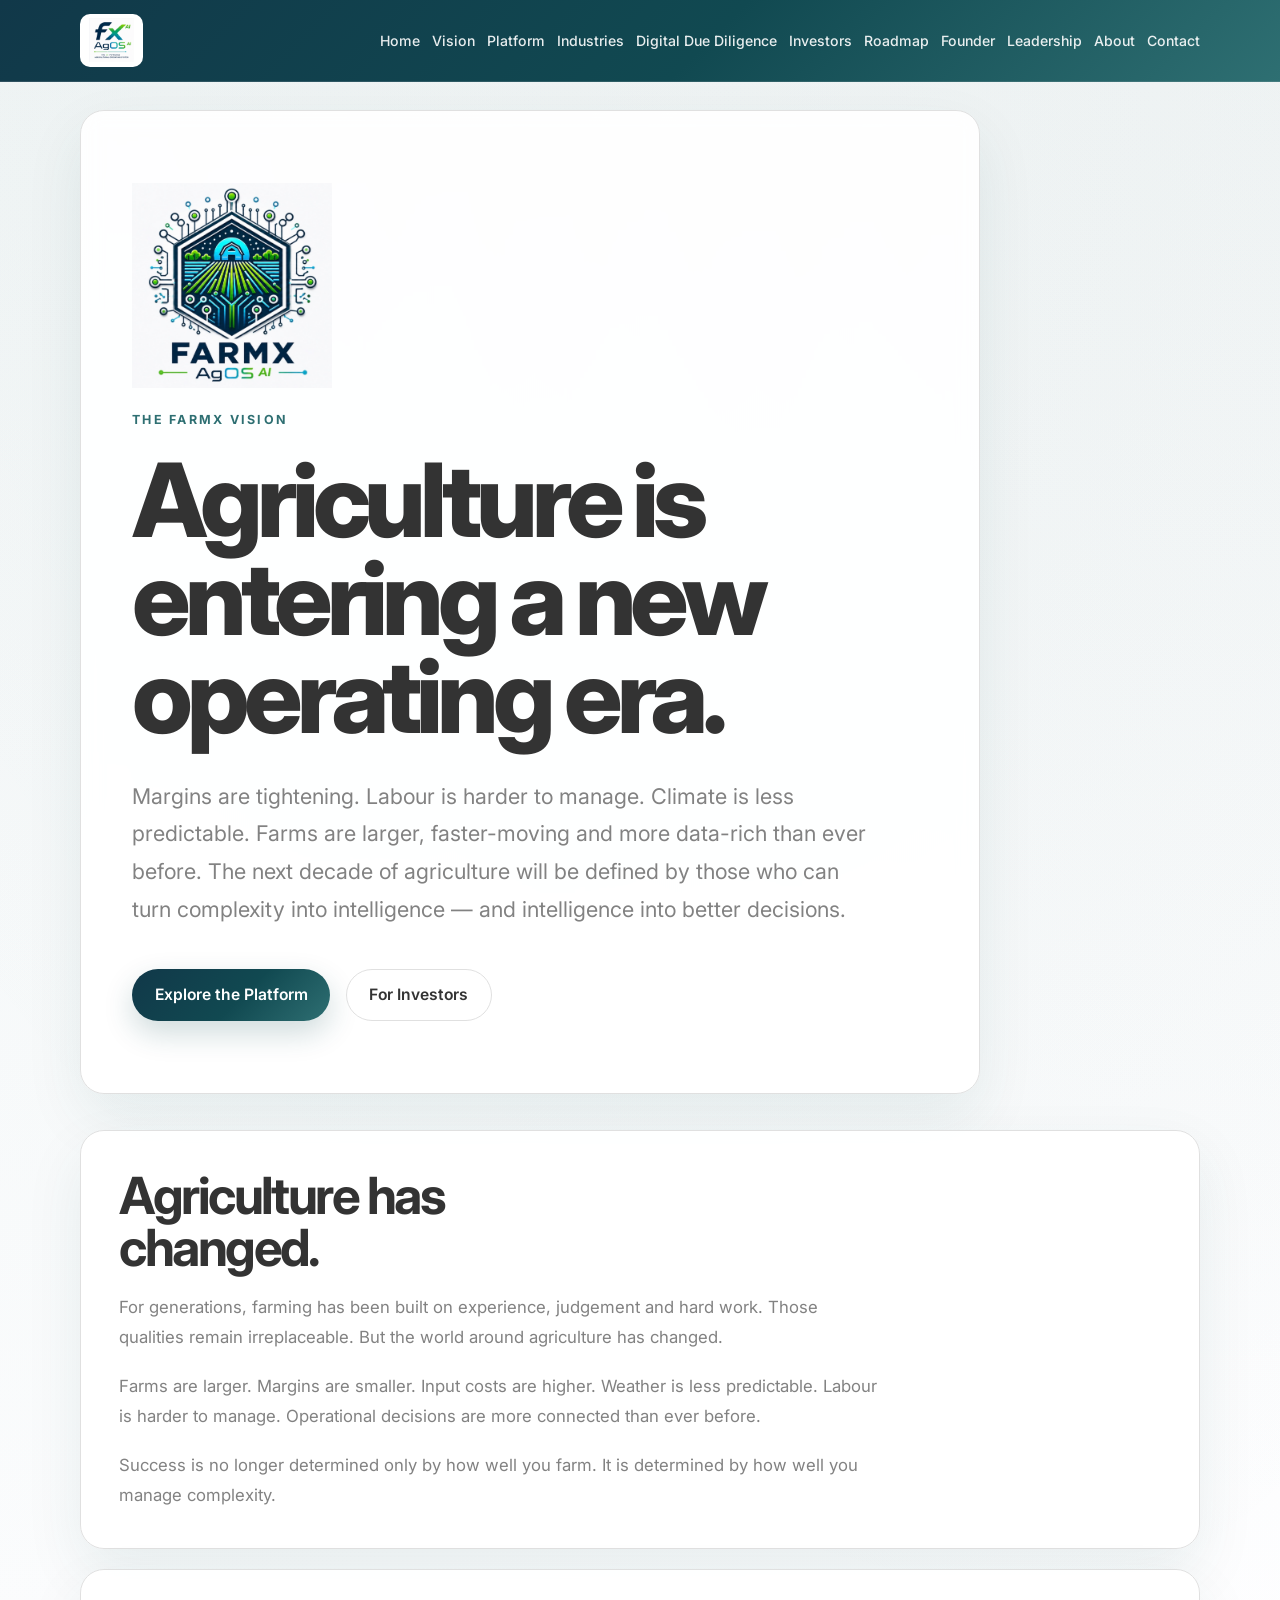
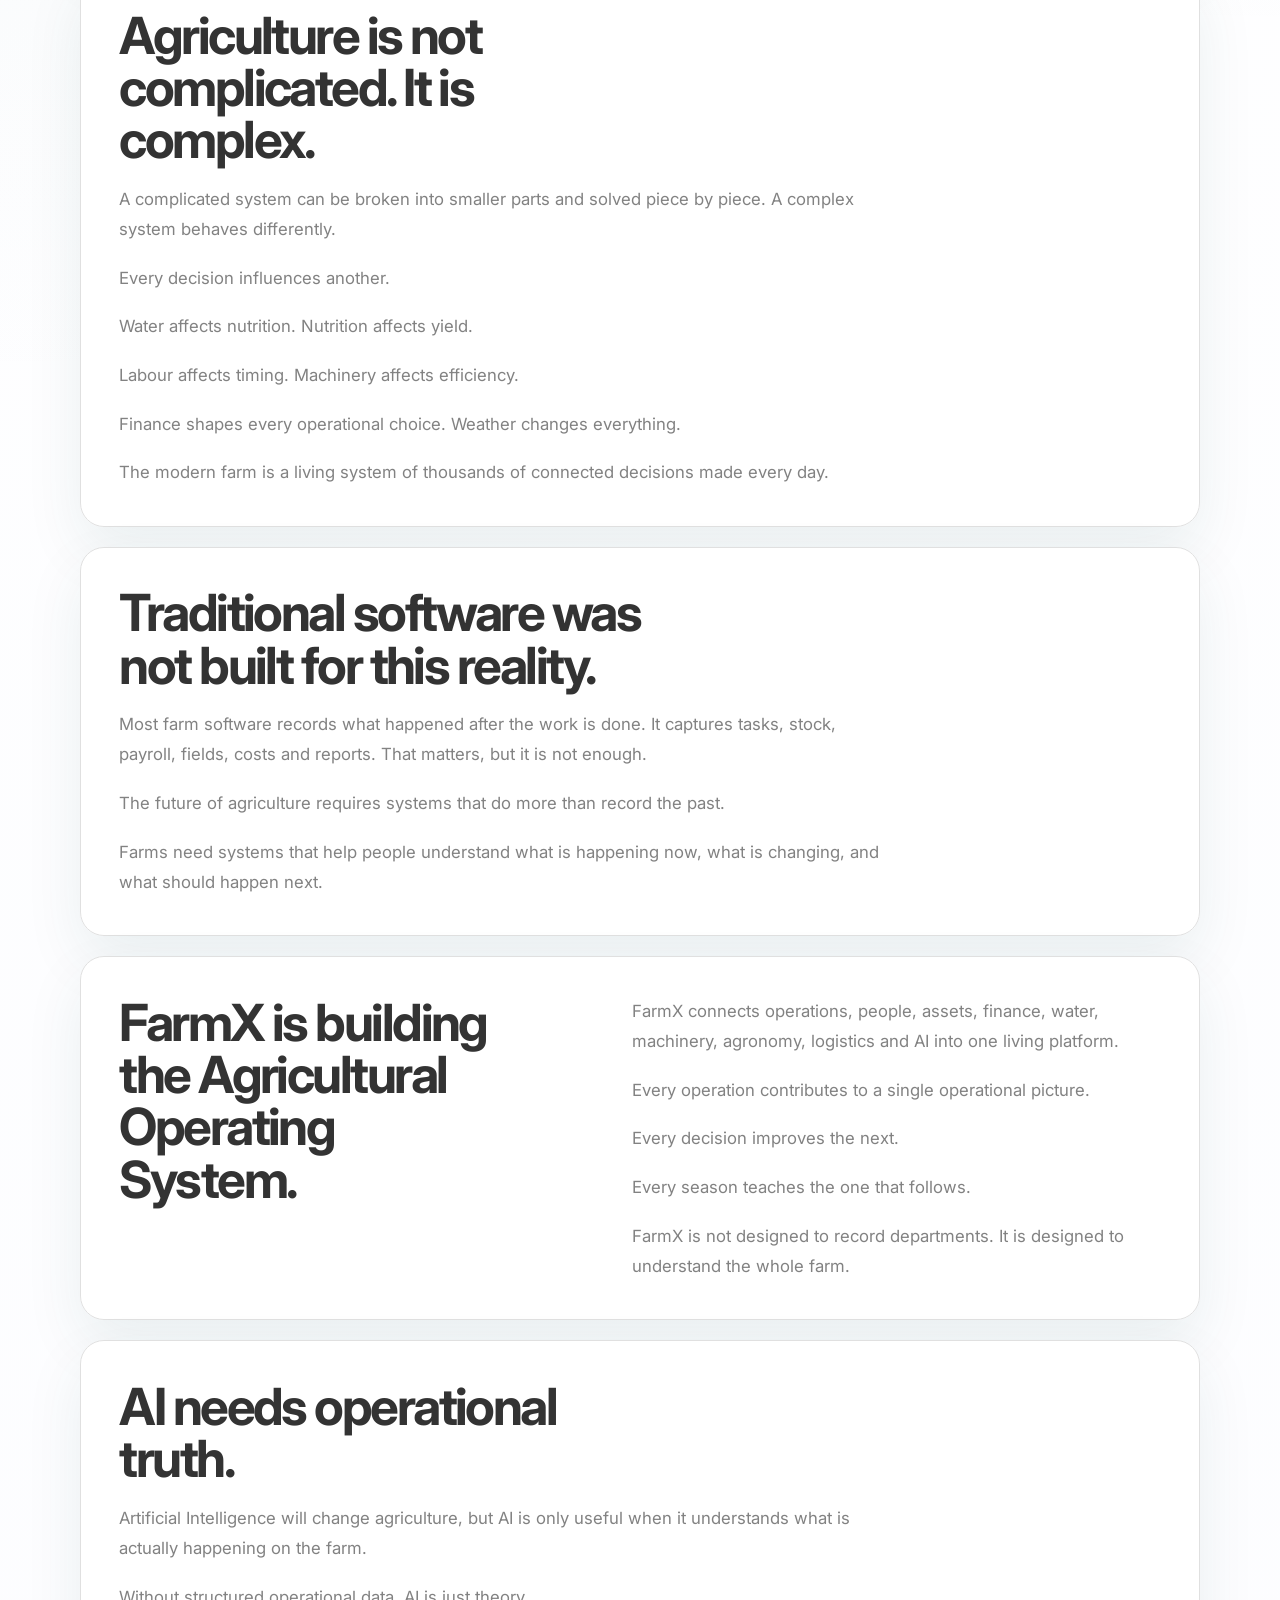
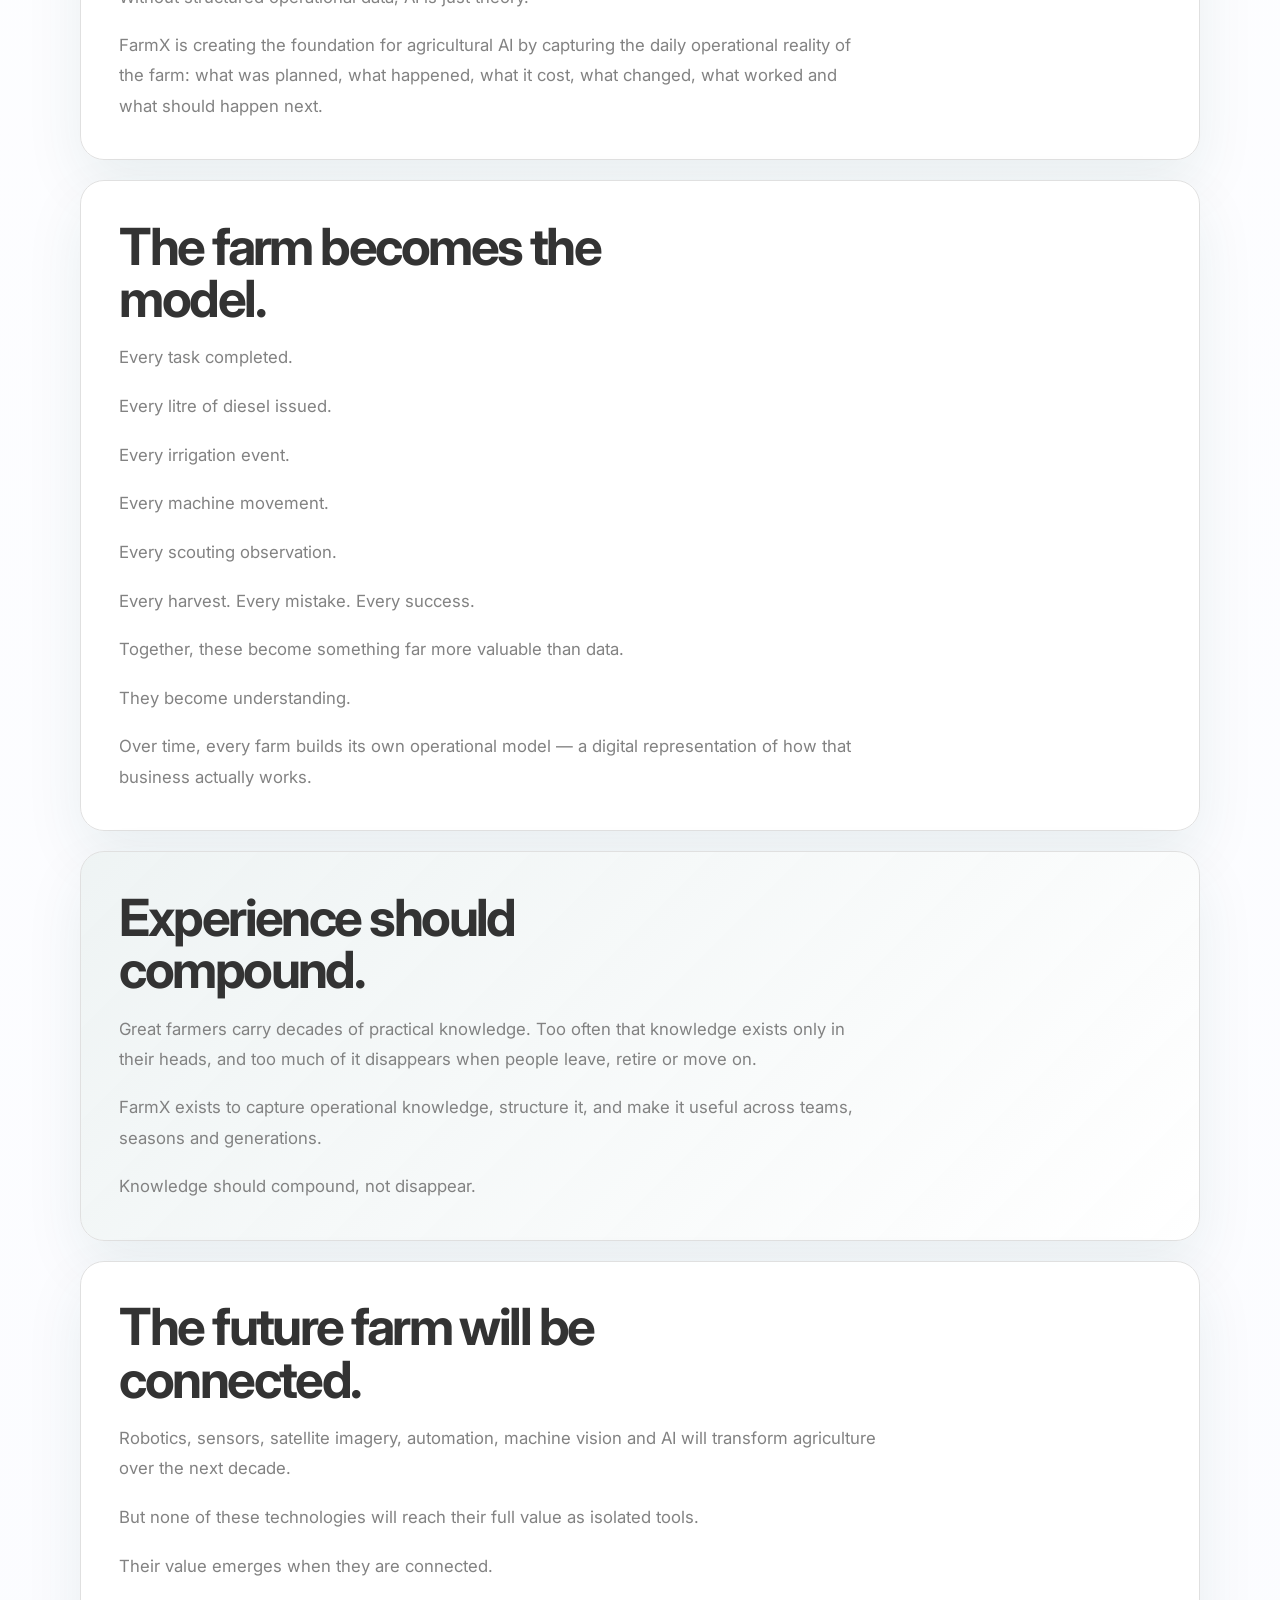
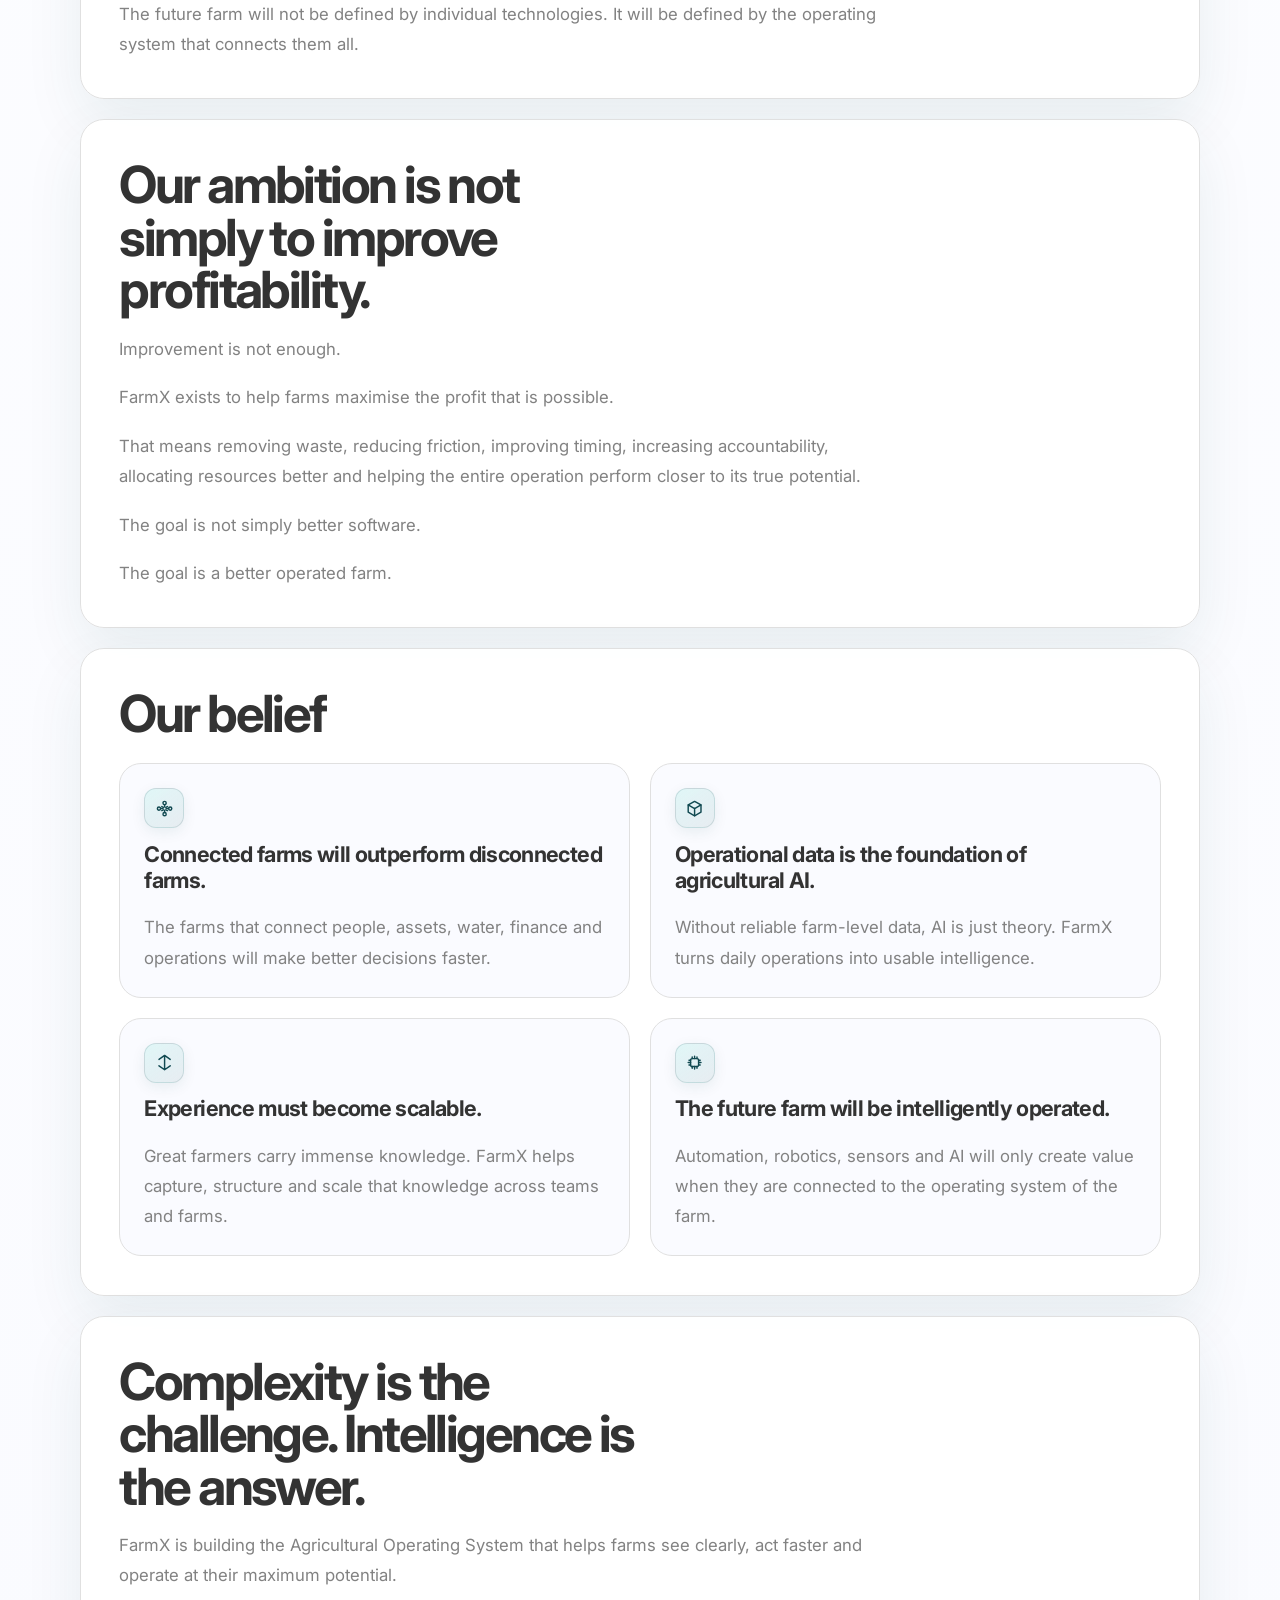
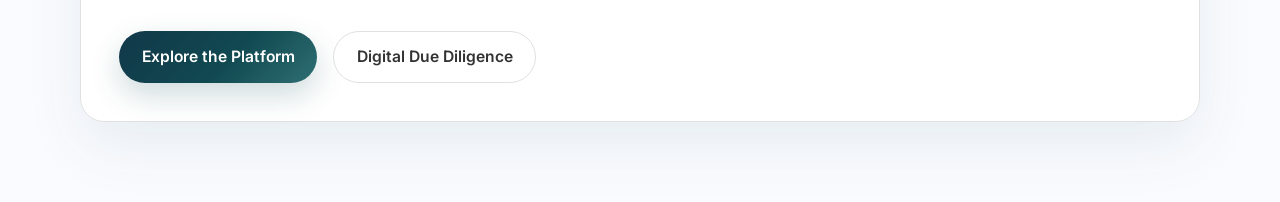
<file: vision.html>
<!DOCTYPE html>
<html lang="en">
  <head>
    <meta charset="UTF-8" />
    <meta name="viewport" content="width=device-width, initial-scale=1.0" />
    <title>Vision | FarmX</title>
    <meta
      name="description"
      content="FarmX is building the Agricultural Operating System that turns farm complexity into intelligence and intelligence into better decisions."
    />
    <link rel="preconnect" href="https://fonts.googleapis.com" />
    <link rel="preconnect" href="https://fonts.gstatic.com" crossorigin />
    <link
      href="https://fonts.googleapis.com/css2?family=Inter:wght@400;500;600;700;800&display=swap"
      rel="stylesheet"
    />
    <link rel="icon" href="assets/new-ag-os-logo.png" type="image/png" />
    <link rel="stylesheet" href="styles.css" />
  </head>
  <body>
    <main class="vision-page">
      <div class="site-topbar">
        <div class="container">
          <header class="topbar">
            <a class="brand-mark" href="index.html">
              <img
                src="assets/new-ag-os-logo.png"
                alt="FarmX AgOS AI"
                class="brand-logo"
              />
            </a>
            <button
              type="button"
              class="nav-toggle"
              aria-label="Toggle navigation"
              aria-expanded="false"
              aria-controls="primary-nav"
            >
              <span class="nav-toggle__line" aria-hidden="true"></span>
              <span class="nav-toggle__line" aria-hidden="true"></span>
              <span class="nav-toggle__line" aria-hidden="true"></span>
            </button>
            <nav class="page-nav" id="primary-nav" aria-label="Primary">
              <a href="index.html">Home</a>
              <a href="vision.html">Vision</a>
              <a href="platform.html">Platform</a>
              <a href="industries.html">Industries</a>
              <a href="digital-due-diligence.html">Digital Due Diligence</a>
              <a href="investors.html">Investors</a>
              <a href="roadmap.html">Roadmap</a>
              <a href="founder.html">Founder</a>
              <a href="leadership.html">Leadership</a>
              <a href="about.html">About</a>
              <a href="contact.html">Contact</a>
            </nav>
          </header>
        </div>
      </div>

      <section class="hero hero--page">
        <div class="container hero__inner hero__inner--page">
          <div class="hero__content hero__content--wide">
            <img
              src="assets/farmx-ag-os-logo.png"
              alt="FarmX AgOS AI"
              class="hero__logo hero__logo--compact"
            />
            <p class="eyebrow">The FarmX Vision</p>
            <h1>Agriculture is entering a new operating era.</h1>
            <p class="hero__copy">
              Margins are tightening. Labour is harder to manage. Climate is
              less predictable. Farms are larger, faster-moving and more
              data-rich than ever before. The next decade of agriculture will be
              defined by those who can turn complexity into intelligence — and
              intelligence into better decisions.
            </p>
            <div class="hero__actions">
              <a class="button button--primary" href="platform.html"
                >Explore the Platform</a
              >
              <a class="button button--secondary" href="investors.html"
                >For Investors</a
              >
            </div>
          </div>
        </div>
      </section>

      <section class="content-sections">
        <div class="container stack">
          <section class="content-block">
            <h2>Agriculture has changed.</h2>
            <p>
              For generations, farming has been built on experience, judgement
              and hard work. Those qualities remain irreplaceable. But the world
              around agriculture has changed.
            </p>
            <p>
              Farms are larger. Margins are smaller. Input costs are higher.
              Weather is less predictable. Labour is harder to manage.
              Operational decisions are more connected than ever before.
            </p>
            <p>
              Success is no longer determined only by how well you farm. It is
              determined by how well you manage complexity.
            </p>
          </section>

          <section class="content-block content-block--accent">
            <h2>Agriculture is not complicated. It is complex.</h2>
            <p>
              A complicated system can be broken into smaller parts and solved
              piece by piece. A complex system behaves differently.
            </p>
            <p>Every decision influences another.</p>
            <p>Water affects nutrition. Nutrition affects yield.</p>
            <p>Labour affects timing. Machinery affects efficiency.</p>
            <p>Finance shapes every operational choice. Weather changes everything.</p>
            <p>
              The modern farm is a living system of thousands of connected
              decisions made every day.
            </p>
          </section>

          <section class="content-block">
            <h2>Traditional software was not built for this reality.</h2>
            <p>
              Most farm software records what happened after the work is done. It
              captures tasks, stock, payroll, fields, costs and reports. That
              matters, but it is not enough.
            </p>
            <p>
              The future of agriculture requires systems that do more than record
              the past.
            </p>
            <p>
              Farms need systems that help people understand what is happening
              now, what is changing, and what should happen next.
            </p>
          </section>

          <section class="content-block content-block--split">
            <div>
              <h2>FarmX is building the Agricultural Operating System.</h2>
            </div>
            <div class="content-copy">
              <p>
                FarmX connects operations, people, assets, finance, water,
                machinery, agronomy, logistics and AI into one living platform.
              </p>
              <p>Every operation contributes to a single operational picture.</p>
              <p>Every decision improves the next.</p>
              <p>Every season teaches the one that follows.</p>
              <p>
                FarmX is not designed to record departments. It is designed to
                understand the whole farm.
              </p>
            </div>
          </section>

          <section class="content-block content-block--accent">
            <h2>AI needs operational truth.</h2>
            <p>
              Artificial Intelligence will change agriculture, but AI is only
              useful when it understands what is actually happening on the farm.
            </p>
            <p>Without structured operational data, AI is just theory.</p>
            <p>
              FarmX is creating the foundation for agricultural AI by capturing
              the daily operational reality of the farm: what was planned, what
              happened, what it cost, what changed, what worked and what should
              happen next.
            </p>
          </section>

          <section class="content-block">
            <h2>The farm becomes the model.</h2>
            <p>Every task completed.</p>
            <p>Every litre of diesel issued.</p>
            <p>Every irrigation event.</p>
            <p>Every machine movement.</p>
            <p>Every scouting observation.</p>
            <p>Every harvest. Every mistake. Every success.</p>
            <p>Together, these become something far more valuable than data.</p>
            <p>They become understanding.</p>
            <p>
              Over time, every farm builds its own operational model — a digital
              representation of how that business actually works.
            </p>
          </section>

          <section class="content-block content-block--featured">
            <h2>Experience should compound.</h2>
            <p>
              Great farmers carry decades of practical knowledge. Too often that
              knowledge exists only in their heads, and too much of it disappears
              when people leave, retire or move on.
            </p>
            <p>
              FarmX exists to capture operational knowledge, structure it, and make
              it useful across teams, seasons and generations.
            </p>
            <p>Knowledge should compound, not disappear.</p>
          </section>

          <section class="content-block">
            <h2>The future farm will be connected.</h2>
            <p>
              Robotics, sensors, satellite imagery, automation, machine vision and
              AI will transform agriculture over the next decade.
            </p>
            <p>But none of these technologies will reach their full value as isolated tools.</p>
            <p>Their value emerges when they are connected.</p>
            <p>
              The future farm will not be defined by individual technologies. It
              will be defined by the operating system that connects them all.
            </p>
          </section>

          <section class="content-block content-block--accent">
            <h2>Our ambition is not simply to improve profitability.</h2>
            <p>Improvement is not enough.</p>
            <p>
              FarmX exists to help farms maximise the profit that is possible.
            </p>
            <p>
              That means removing waste, reducing friction, improving timing,
              increasing accountability, allocating resources better and helping
              the entire operation perform closer to its true potential.
            </p>
            <p>The goal is not simply better software.</p>
            <p>The goal is a better operated farm.</p>
          </section>

          <section class="beliefs">
            <div class="beliefs__header">
              <h2>Our belief</h2>
            </div>
            <div class="belief-grid">
              <article class="belief-card">
                <span class="icon-badge" data-icon="connected"></span>
                <h3>Connected farms will outperform disconnected farms.</h3>
                <p>
                  The farms that connect people, assets, water, finance and
                  operations will make better decisions faster.
                </p>
              </article>
              <article class="belief-card">
                <span class="icon-badge" data-icon="data-layers"></span>
                <h3>Operational data is the foundation of agricultural AI.</h3>
                <p>
                  Without reliable farm-level data, AI is just theory. FarmX
                  turns daily operations into usable intelligence.
                </p>
              </article>
              <article class="belief-card">
                <span class="icon-badge" data-icon="scalable"></span>
                <h3>Experience must become scalable.</h3>
                <p>
                  Great farmers carry immense knowledge. FarmX helps capture,
                  structure and scale that knowledge across teams and farms.
                </p>
              </article>
              <article class="belief-card">
                <span class="icon-badge" data-icon="cpu-chip"></span>
                <h3>The future farm will be intelligently operated.</h3>
                <p>
                  Automation, robotics, sensors and AI will only create value
                  when they are connected to the operating system of the farm.
                </p>
              </article>
            </div>
          </section>

          <section class="final-cta">
            <div class="content-block content-block--cta">
              <h2>Complexity is the challenge. Intelligence is the answer.</h2>
              <p>
                FarmX is building the Agricultural Operating System that helps
                farms see clearly, act faster and operate at their maximum
                potential.
              </p>
              <div class="hero__actions">
                <a class="button button--primary" href="platform.html"
                  >Explore the Platform</a
                >
                <a
                  class="button button--secondary"
                  href="digital-due-diligence.html"
                  >Digital Due Diligence</a
                >
              </div>
            </div>
          </section>
        </div>
      </section>
    </main>

    <script src="icons.js"></script>
    <script src="nav.js"></script>
  </body>
</html>
</file>
<file: styles.css>
:root {
  --primary: #114951;
  --secondary: #113849;
  --gradient-end: #2e6f72;
  --text: #333333;
  --text-medium: #4f4f4f;
  --muted: #828282;
  --grey: #828282;
  --border: #e0e0e0;
  --bg: #fafbff;
  --white: #ffffff;
  --success: #149a34;
  --info: #1672dd;
  --warning: #e2b93b;
  --error: #dd1616;
  --primary-hover: #113849;
  --surface: rgba(255, 255, 255, 0.92);
  --surface-border: #e0e0e0;
  --accent-teal: #2e6f72;
  --accent-green: #149a34;
  --shadow: 0 24px 60px rgba(17, 73, 81, 0.08);
  --radius: 24px;
  --container: 1120px;
}

*,
*::before,
*::after {
  box-sizing: border-box;
}

html {
  scroll-behavior: smooth;
}

body {
  margin: 0;
  min-width: 320px;
  font-family: "Inter", sans-serif;
  background:
    radial-gradient(circle at top left, rgba(46, 111, 114, 0.07), transparent 30%),
    radial-gradient(circle at top right, rgba(17, 73, 81, 0.05), transparent 25%),
    linear-gradient(180deg, var(--white) 0%, var(--bg) 100%);
  color: var(--text);
}

a {
  color: inherit;
  text-decoration: none;
}

main {
  min-height: 100vh;
}

.container {
  width: min(calc(100% - 3rem), var(--container));
  margin: 0 auto;
}

.hero {
  padding: 40px 0 24px;
}

.hero__inner {
  min-height: calc(100vh - 64px);
  display: grid;
  align-items: center;
}

.hero__content {
  max-width: 860px;
  padding: 72px clamp(1.5rem, 4vw, 4rem);
  background: var(--surface);
  border: 1px solid var(--surface-border);
  border-radius: var(--radius);
  box-shadow: var(--shadow);
  backdrop-filter: blur(10px);
}

.site-topbar {
  background: linear-gradient(
    135deg,
    var(--secondary) 0%,
    var(--primary) 55%,
    var(--gradient-end) 100%
  );
  border-bottom: 1px solid rgba(255, 255, 255, 0.12);
  padding: 0.85rem 0;
  position: relative;
  z-index: 30;
}

.site-topbar + .hero {
  padding-top: 28px;
}

.topbar {
  position: relative;
  display: flex;
  align-items: center;
  justify-content: space-between;
  gap: 1rem;
}

.brand-mark {
  display: inline-flex;
  align-items: center;
  padding: 0.3rem 0.55rem;
  border-radius: 10px;
  background: var(--white);
}

.nav-toggle {
  display: none;
  flex-direction: column;
  align-items: center;
  justify-content: center;
  gap: 5px;
  width: 44px;
  height: 44px;
  padding: 0;
  border: 1px solid rgba(255, 255, 255, 0.28);
  border-radius: 10px;
  background: rgba(255, 255, 255, 0.12);
  cursor: pointer;
}

.nav-toggle__line {
  display: block;
  width: 20px;
  height: 2px;
  border-radius: 999px;
  background: #fff;
  transition:
    transform 200ms ease,
    opacity 200ms ease;
}

.topbar--open .nav-toggle__line:nth-child(1) {
  transform: translateY(7px) rotate(45deg);
}

.topbar--open .nav-toggle__line:nth-child(2) {
  opacity: 0;
}

.topbar--open .nav-toggle__line:nth-child(3) {
  transform: translateY(-7px) rotate(-45deg);
}

.page-nav {
  display: flex;
  flex-wrap: wrap;
  gap: 0.5rem 0.75rem;
  justify-content: flex-end;
  align-items: center;
}

.page-nav a {
  color: rgba(255, 255, 255, 0.9);
  font-size: 0.88rem;
  font-weight: 500;
  transition: color 180ms ease;
}

.page-nav a:hover {
  color: #fff;
}

.text-link {
  color: var(--muted);
  font-size: 0.95rem;
  font-weight: 500;
  transition: color 180ms ease;
}

.text-link:hover {
  color: var(--text);
}

.brand-logo {
  display: block;
  width: auto;
  height: 44px;
}

.hero__logo {
  display: block;
  width: min(240px, 52vw);
  height: auto;
  margin: 0 0 2rem;
}

.hero__logo--compact {
  width: min(200px, 44vw);
  margin-bottom: 1.5rem;
}

.site-topbar,
.vision-topbar {
  margin-bottom: 0;
}

.eyebrow {
  margin: 0 0 1.5rem;
  font-size: 0.78rem;
  font-weight: 700;
  letter-spacing: 0.18em;
  text-transform: uppercase;
  color: var(--accent-teal);
}

h1 {
  margin: 0;
  max-width: 11ch;
  font-size: clamp(3.25rem, 8vw, 6.5rem);
  line-height: 0.96;
  letter-spacing: -0.06em;
  font-weight: 800;
}

.hero__copy {
  margin: 2rem 0 0;
  max-width: 740px;
  font-size: clamp(1.05rem, 2vw, 1.35rem);
  line-height: 1.75;
  color: var(--muted);
}

.hero__actions {
  display: flex;
  flex-wrap: wrap;
  gap: 1rem;
  margin-top: 2.5rem;
}

.button {
  display: inline-flex;
  align-items: center;
  justify-content: center;
  min-height: 52px;
  padding: 0 1.4rem;
  border-radius: 999px;
  font-size: 0.98rem;
  font-weight: 600;
  transition:
    transform 180ms ease,
    background-color 180ms ease,
    border-color 180ms ease,
    color 180ms ease,
    box-shadow 180ms ease;
}

.button:hover {
  transform: translateY(-1px);
}

.button--primary {
  background: linear-gradient(
    135deg,
    var(--secondary) 0%,
    var(--primary) 55%,
    var(--gradient-end) 100%
  );
  color: var(--white);
  box-shadow: 0 12px 30px rgba(17, 73, 81, 0.2);
}

.button--primary:hover {
  background: linear-gradient(
    135deg,
    var(--secondary) 0%,
    var(--primary) 100%
  );
}

.button--secondary {
  border: 1px solid var(--border);
  background: rgba(255, 255, 255, 0.72);
  color: var(--text);
}

.button--secondary:hover {
  border-color: var(--grey);
  background: var(--white);
}

.statement {
  padding: 0 0 72px;
}

.statement .container {
  padding: 0 clamp(1.5rem, 4vw, 4rem);
}

.statement p {
  margin: 0;
  max-width: 760px;
  font-size: clamp(1.05rem, 1.6vw, 1.3rem);
  line-height: 1.7;
  color: var(--text-medium);
}

.hero__content--wide {
  max-width: 900px;
}

.vision-page .hero h1 {
  max-width: 12ch;
}

.manifesto-page .hero h1 {
  max-width: 14ch;
}

.platform-page .hero h1 {
  max-width: 13ch;
}

.ddd-page .hero h1 {
  max-width: 12ch;
}

.industries-page .hero h1 {
  max-width: 18ch;
}

.investors-page .hero h1 {
  max-width: 16ch;
}

.founder-page .hero h1 {
  max-width: 18ch;
}

.hero__copy--emphasis {
  max-width: 28ch;
  font-size: clamp(1.15rem, 2.2vw, 1.35rem);
  font-weight: 600;
  line-height: 1.55;
  color: var(--text);
  letter-spacing: -0.02em;
}

.stack--founder {
  gap: clamp(1.5rem, 3vw, 2rem);
}

.stack--company {
  gap: clamp(1.5rem, 3vw, 2rem);
}

.about-page .hero h1 {
  max-width: 20ch;
}

.careers-page .hero h1 {
  max-width: 18ch;
}

.news-page .hero h1 {
  max-width: 16ch;
}

.contact-page .hero h1 {
  max-width: 12ch;
}

.leadership-page .hero h1 {
  max-width: 22ch;
}

.stack--leadership {
  gap: clamp(1.5rem, 3vw, 2rem);
}

.belief-grid--founder .belief-card h3 {
  font-size: 1.2rem;
  line-height: 1.4;
}

.belief-grid--founder .belief-card--span {
  grid-column: 1 / -1;
  width: 100%;
  max-width: 36rem;
  justify-self: center;
}

.hero__inner--page {
  min-height: auto;
}

.content-sections {
  padding: 12px 0 80px;
}

.stack {
  display: grid;
  gap: 1.25rem;
}

.content-block,
.beliefs,
.placeholder-card {
  padding: clamp(1.6rem, 3vw, 2.5rem);
  background: var(--surface);
  border: 1px solid var(--surface-border);
  border-radius: var(--radius);
  box-shadow: var(--shadow);
  backdrop-filter: blur(10px);
}

.content-block h2,
.beliefs h2,
.final-cta h2 {
  margin: 0;
  max-width: 16ch;
  font-size: clamp(2rem, 4vw, 3.4rem);
  line-height: 1.02;
  letter-spacing: -0.05em;
}

.content-block p,
.belief-card p,
.placeholder-card p {
  margin: 1.15rem 0 0;
  max-width: 760px;
  font-size: 1.05rem;
  line-height: 1.8;
  color: var(--muted);
}

.section-kicker {
  margin: 0 0 1rem;
  font-size: 0.78rem;
  font-weight: 700;
  letter-spacing: 0.18em;
  text-transform: uppercase;
  color: var(--accent-teal);
}

.content-block--split {
  display: grid;
  grid-template-columns: minmax(0, 1fr) minmax(0, 1.1fr);
  gap: 2rem;
  align-items: start;
}

.content-block--split h2 {
  max-width: 12ch;
}

.content-copy p:first-child {
  margin-top: 0;
}

.content-block--accent {
  background: var(--surface);
}

.beliefs__header {
  margin-bottom: 1.5rem;
}

.belief-grid,
.placeholder-grid,
.card-grid {
  display: grid;
  gap: 1.25rem;
  grid-template-columns: repeat(2, minmax(0, 1fr));
}

.card-grid--four {
  margin-top: 1.5rem;
}

@media (min-width: 1100px) {
  .card-grid--four {
    grid-template-columns: repeat(4, minmax(0, 1fr));
  }
}

.card-grid--three {
  grid-template-columns: repeat(3, minmax(0, 1fr));
}

.content-block .card-grid {
  margin-top: 1.5rem;
}

.content-block--featured {
  background:
    linear-gradient(135deg, rgba(46, 111, 114, 0.08), rgba(255, 255, 255, 0.9)),
    var(--surface);
}

.featured-card__headline {
  margin: 0.75rem 0 0;
  font-size: 1.35rem;
  line-height: 1.25;
  letter-spacing: -0.03em;
  font-weight: 700;
}

.content-block--ai {
  background:
    linear-gradient(160deg, rgba(17, 73, 81, 0.04), rgba(46, 111, 114, 0.06)),
    var(--surface);
}

.ai-questions {
  display: grid;
  gap: 1rem;
  grid-template-columns: repeat(2, minmax(0, 1fr));
  margin-top: 1.5rem;
}

.ai-question-card {
  position: relative;
  padding: 1.25rem 1.25rem 1.25rem 3.25rem;
  border: 1px solid rgba(46, 111, 114, 0.18);
  border-radius: 18px;
  background: rgba(255, 255, 255, 0.9);
  transition:
    transform 180ms ease,
    border-color 180ms ease,
    box-shadow 180ms ease;
}

.ai-question-card:hover {
  transform: translateY(-2px);
  border-color: rgba(17, 73, 81, 0.28);
  box-shadow: 0 12px 28px rgba(17, 73, 81, 0.08);
}

.ai-question-card__badge {
  position: absolute;
  top: 1.15rem;
  left: 1.15rem;
  display: inline-flex;
  align-items: center;
  justify-content: center;
  width: 1.5rem;
  height: 1.5rem;
  border-radius: 999px;
  background: linear-gradient(135deg, var(--primary), var(--gradient-end));
  color: #fff;
  font-size: 0.62rem;
  font-weight: 800;
  letter-spacing: 0.02em;
}

.ai-question-card p {
  margin: 0;
  font-size: 0.95rem;
  line-height: 1.6;
  color: var(--text);
  font-style: italic;
}

.ai-question-card p::before {
  content: "“";
  color: var(--accent-teal);
  font-style: normal;
  font-weight: 700;
}

.ai-question-card p::after {
  content: "”";
  color: var(--accent-teal);
  font-style: normal;
  font-weight: 700;
}

.content-block--link .hero__actions,
.content-block--link .button {
  margin-top: 1.5rem;
}

.content-block--link .button {
  display: inline-flex;
}

.cta-sub-link {
  margin: 1.25rem 0 0;
}

.icon-badge {
  display: inline-flex;
  align-items: center;
  justify-content: center;
  width: 2.5rem;
  height: 2.5rem;
  margin-bottom: 0.85rem;
  border-radius: 12px;
  background: linear-gradient(
    145deg,
    rgba(61, 214, 197, 0.14),
    rgba(17, 73, 81, 0.08)
  );
  border: 1px solid rgba(17, 73, 81, 0.14);
  color: var(--primary);
  box-shadow: 0 4px 14px rgba(17, 73, 81, 0.08);
  transition:
    transform 250ms ease,
    box-shadow 250ms ease,
    border-color 250ms ease,
    color 250ms ease;
}

.icon-badge svg {
  width: 1.2rem;
  height: 1.2rem;
}

.icon-badge--sm {
  width: 2rem;
  height: 2rem;
  border-radius: 10px;
  margin-bottom: 0;
}

.icon-badge--sm svg {
  width: 1rem;
  height: 1rem;
}

.icon-badge--eco {
  background: linear-gradient(
    145deg,
    rgba(61, 214, 197, 0.16),
    rgba(17, 73, 81, 0.22)
  );
  border-color: rgba(61, 214, 197, 0.22);
  color: #5ce8d6;
  box-shadow: 0 4px 16px rgba(0, 0, 0, 0.2);
}

.icon-badge--section {
  margin-bottom: 0.75rem;
}

.belief-card:hover .icon-badge,
.contact-card:hover .icon-badge,
.nav-card:hover .icon-badge,
.ecosystem-summary-card:hover .icon-badge,
.ecosystem-mobile-card:hover .icon-badge,
.eco-node:hover .icon-badge,
.eco-node.is-active .icon-badge {
  transform: translateY(-2px);
  border-color: rgba(46, 111, 114, 0.4);
  box-shadow: 0 8px 22px rgba(17, 73, 81, 0.16);
  color: var(--gradient-end);
}

.eco-node:hover .icon-badge--eco,
.eco-node.is-active .icon-badge--eco,
.ecosystem-summary-card:hover .icon-badge--eco,
.ecosystem-mobile-card:hover .icon-badge--eco {
  border-color: rgba(92, 232, 214, 0.55);
  box-shadow: 0 0 20px rgba(61, 214, 197, 0.28);
  color: #8ff5e8;
}

.belief-card {
  padding: 1.5rem;
  border-radius: 22px;
  background: rgba(250, 251, 255, 0.85);
  border: 1px solid var(--surface-border);
}

.belief-card h3,
.placeholder-card h3,
.contact-card h3,
.topic-card h3,
.nav-card h3 {
  margin: 0;
  font-size: 1.35rem;
  line-height: 1.2;
  letter-spacing: -0.03em;
}

.nav-card {
  display: flex;
  flex-direction: column;
  padding: 1.5rem;
  border-radius: 22px;
  background: rgba(250, 251, 255, 0.85);
  border: 1px solid var(--surface-border);
  text-decoration: none;
  color: inherit;
  transition:
    transform 220ms ease,
    border-color 220ms ease,
    box-shadow 220ms ease;
}

.nav-card:hover {
  transform: translateY(-3px);
  border-color: rgba(17, 73, 81, 0.2);
  box-shadow: 0 16px 40px rgba(17, 73, 81, 0.1);
}

.nav-card h3 {
  margin-top: 0.65rem;
  font-size: 1.15rem;
  line-height: 1.35;
}

.nav-card__link {
  margin-top: auto;
  padding-top: 1.25rem;
  font-size: 0.92rem;
  font-weight: 600;
  color: var(--primary);
}

.leadership-grid {
  margin-top: 0;
}

.leadership-card {
  display: flex;
  flex-direction: column;
  border-radius: 22px;
  background: rgba(250, 251, 255, 0.85);
  border: 1px solid var(--surface-border);
  box-shadow: var(--shadow);
  overflow: hidden;
  transition:
    transform 220ms ease,
    border-color 220ms ease,
    box-shadow 220ms ease;
}

.leadership-card:hover {
  transform: translateY(-3px);
  border-color: rgba(17, 73, 81, 0.2);
  box-shadow: 0 16px 40px rgba(17, 73, 81, 0.1);
}

.leadership-card:hover .icon-badge {
  transform: translateY(-2px);
  border-color: rgba(46, 111, 114, 0.4);
  box-shadow: 0 8px 22px rgba(17, 73, 81, 0.16);
  color: var(--gradient-end);
}

.leadership-card__photo {
  display: flex;
  align-items: center;
  justify-content: center;
  aspect-ratio: 4 / 3;
  background: linear-gradient(
    145deg,
    rgba(61, 214, 197, 0.14) 0%,
    rgba(17, 73, 81, 0.08) 100%
  );
  border-bottom: 1px solid var(--surface-border);
}

.leadership-card--pending .leadership-card__photo {
  background: linear-gradient(
    145deg,
    rgba(250, 251, 255, 0.95) 0%,
    rgba(17, 73, 81, 0.06) 100%
  );
}

.leadership-card__initials {
  font-size: clamp(1.75rem, 4vw, 2.25rem);
  font-weight: 800;
  letter-spacing: -0.04em;
  color: var(--gradient-end);
  opacity: 0.45;
}

.leadership-card__body {
  display: flex;
  flex-direction: column;
  flex: 1;
  padding: 1.5rem;
}

.leadership-card h3 {
  margin: 0.75rem 0 0;
  font-size: 1.35rem;
  line-height: 1.2;
  letter-spacing: -0.03em;
}

.leadership-card__role {
  margin: 0.4rem 0 0;
  font-size: 0.72rem;
  font-weight: 700;
  letter-spacing: 0.12em;
  text-transform: uppercase;
  color: var(--gradient-end);
}

.leadership-card__body > p:not(.leadership-card__role) {
  margin: 0.85rem 0 0;
  font-size: 0.98rem;
  line-height: 1.7;
  color: var(--muted);
}

.leadership-card__body .button {
  align-self: flex-start;
  margin-top: 1.25rem;
}

.leadership-card__action {
  margin-top: auto;
  padding-top: 1.25rem;
}

.leadership-card__action--pending {
  display: inline-flex;
  align-items: center;
  justify-content: center;
  min-height: 48px;
  padding: 0 1.2rem;
  border-radius: 999px;
  border: 1px dashed rgba(17, 73, 81, 0.22);
  background: rgba(250, 251, 255, 0.7);
  font-size: 0.92rem;
  font-weight: 600;
  color: var(--muted);
  cursor: default;
}

.topic-card,
.contact-card {
  padding: 1.5rem;
  border-radius: 22px;
  background: rgba(250, 251, 255, 0.85);
  border: 1px solid var(--surface-border);
  box-shadow: var(--shadow);
}

.topic-card__status {
  margin: 0;
  font-size: 0.72rem;
  font-weight: 700;
  letter-spacing: 0.14em;
  text-transform: uppercase;
  color: var(--gradient-end);
}

.topic-card h3 {
  margin-top: 0.85rem;
}

.topic-card p,
.contact-card p {
  margin: 0.85rem 0 0;
  font-size: 0.98rem;
  line-height: 1.7;
  color: var(--muted);
}

.contact-card__email {
  display: inline-block;
  margin-top: 1.15rem;
  font-size: 0.95rem;
  font-weight: 600;
  color: var(--primary);
  text-decoration: none;
}

.contact-card__email:hover {
  color: var(--gradient-end);
}

.content-list {
  margin: 1.25rem 0 0;
  padding: 0;
  list-style: none;
  display: grid;
  gap: 0.45rem;
  max-width: 760px;
}

.content-list li {
  position: relative;
  padding-left: 1.15rem;
  font-size: 1.05rem;
  line-height: 1.75;
  color: var(--muted);
}

.content-list li::before {
  content: "";
  position: absolute;
  left: 0;
  top: 0.72em;
  width: 6px;
  height: 6px;
  border-radius: 50%;
  background: var(--gradient-end);
}

.content-block .placeholder-card {
  margin-top: 1.5rem;
  box-shadow: none;
}

.final-cta .content-block {
  text-align: left;
}

.placeholder-grid {
  grid-template-columns: repeat(3, minmax(0, 1fr));
}

.placeholder-card {
  box-shadow: var(--shadow);
}

/* FarmX Ecosystem diagram */
.ecosystem-section {
  padding: 0 0 56px;
}

.ecosystem-header {
  max-width: 760px;
  margin-bottom: 2.5rem;
  padding: 0 clamp(0rem, 2vw, 1rem);
}

.ecosystem-header h2 {
  margin: 0;
  max-width: 16ch;
  font-size: clamp(2rem, 4vw, 3.4rem);
  line-height: 1.02;
  letter-spacing: -0.05em;
}

.ecosystem-header p {
  margin: 1.25rem 0 0;
  font-size: 1.1rem;
  line-height: 1.75;
  color: var(--muted);
}

.ecosystem-diagram {
  position: relative;
  padding: 0 clamp(0rem, 2vw, 1rem);
}

.ecosystem-stage {
  padding: clamp(1.5rem, 3vw, 2.75rem);
  border-radius: 28px;
  background:
    radial-gradient(
      circle at 28% 18%,
      rgba(61, 214, 197, 0.12) 0%,
      transparent 42%
    ),
    radial-gradient(
      circle at 78% 82%,
      rgba(17, 73, 81, 0.35) 0%,
      transparent 48%
    ),
    linear-gradient(155deg, #071820 0%, #0b2430 42%, #091a22 100%);
  border: 1px solid rgba(94, 220, 200, 0.14);
  box-shadow:
    0 32px 80px rgba(6, 20, 28, 0.42),
    inset 0 1px 0 rgba(255, 255, 255, 0.06);
}

.ecosystem-desktop {
  display: grid;
  grid-template-columns: minmax(0, 1fr) minmax(260px, 320px);
  gap: clamp(1.25rem, 3vw, 2.5rem);
  align-items: center;
}

.ecosystem-viz {
  position: relative;
  width: 100%;
  max-width: 640px;
  margin: 0 auto;
  aspect-ratio: 1;
}

.eco-svg {
  position: absolute;
  inset: 0;
  width: 100%;
  height: 100%;
  overflow: visible;
  pointer-events: none;
}

.eco-orbit {
  fill: none;
  stroke: rgba(61, 214, 197, 0.14);
  stroke-width: 1.5;
}

.eco-hub-glow {
  opacity: 0.85;
}

.eco-pulse {
  fill: none;
  stroke: rgba(61, 214, 197, 0.35);
  stroke-width: 1.5;
  transform-origin: 300px 300px;
  animation: eco-pulse-out 4.5s ease-out infinite;
}

.eco-pulse--2 {
  animation-delay: -1.5s;
}

.eco-pulse--3 {
  animation-delay: -3s;
}

@keyframes eco-pulse-out {
  0% {
    r: 72;
    opacity: 0.55;
  }
  100% {
    r: 268;
    opacity: 0;
  }
}

.eco-line {
  stroke: url(#eco-line-gradient);
  stroke-width: 1.5;
  stroke-linecap: round;
  stroke-dasharray: 5 9;
  opacity: 0.32;
  transition:
    opacity 250ms ease,
    stroke-width 250ms ease,
    stroke 250ms ease;
  animation: eco-line-flow 5s linear infinite;
}

.eco-line.is-active {
  stroke: url(#eco-line-active);
  stroke-width: 2.5;
  opacity: 1;
  filter: drop-shadow(0 0 8px rgba(61, 214, 197, 0.65));
}

@keyframes eco-line-flow {
  to {
    stroke-dashoffset: -28;
  }
}

.eco-hub {
  position: absolute;
  top: 50%;
  left: 50%;
  z-index: 3;
  width: 34%;
  transform: translate(-50%, -50%);
}

.eco-hub__aura {
  position: absolute;
  inset: -18%;
  border-radius: 50%;
  background: radial-gradient(
    circle,
    rgba(61, 214, 197, 0.28) 0%,
    rgba(17, 73, 81, 0.08) 45%,
    transparent 72%
  );
  animation: eco-hub-breathe 5s ease-in-out infinite;
}

@keyframes eco-hub-breathe {
  0%,
  100% {
    opacity: 0.75;
    transform: scale(0.96);
  }
  50% {
    opacity: 1;
    transform: scale(1.04);
  }
}

.eco-hub__frame {
  position: relative;
  padding: clamp(0.65rem, 2vw, 1rem);
  border-radius: 22px;
  background:
    linear-gradient(
      145deg,
      rgba(18, 52, 62, 0.92) 0%,
      rgba(10, 32, 42, 0.88) 100%
    );
  border: 1px solid rgba(94, 220, 200, 0.35);
  box-shadow:
    inset 0 0 32px rgba(61, 214, 197, 0.12),
    0 0 48px rgba(17, 73, 81, 0.45),
    0 18px 40px rgba(0, 0, 0, 0.35);
  backdrop-filter: blur(14px);
}

.eco-hub__frame::before {
  content: "";
  position: absolute;
  inset: 0;
  border-radius: inherit;
  padding: 1px;
  background: linear-gradient(
    135deg,
    rgba(92, 232, 214, 0.55),
    rgba(17, 73, 81, 0.15) 50%,
    rgba(92, 232, 214, 0.35)
  );
  mask:
    linear-gradient(#fff 0 0) content-box,
    linear-gradient(#fff 0 0);
  mask-composite: exclude;
  pointer-events: none;
}

.eco-hub__logo {
  display: block;
  width: 100%;
  height: auto;
  border-radius: 14px;
  filter: drop-shadow(0 4px 18px rgba(61, 214, 197, 0.25));
}

.eco-nodes {
  position: absolute;
  inset: 0;
  z-index: 4;
}

.eco-node {
  position: absolute;
  left: var(--x);
  top: var(--y);
  padding: 0;
  border: none;
  background: none;
  cursor: pointer;
  transform: translate(-50%, -50%);
  font-family: inherit;
  transition: transform 250ms cubic-bezier(0.34, 1.4, 0.64, 1);
}

.eco-node__hex {
  display: flex;
  flex-direction: column;
  align-items: center;
  justify-content: center;
  gap: 0.3rem;
  width: 78px;
  height: 88px;
  padding: 0.5rem 0.35rem 0.4rem;
  background:
    linear-gradient(
      160deg,
      rgba(14, 38, 48, 0.96) 0%,
      rgba(8, 26, 34, 0.98) 100%
    );
  clip-path: polygon(50% 0%, 92% 22%, 92% 78%, 50% 100%, 8% 78%, 8% 22%);
  border: 1px solid rgba(61, 214, 197, 0.22);
  box-shadow:
    0 10px 28px rgba(0, 0, 0, 0.35),
    inset 0 1px 0 rgba(255, 255, 255, 0.06);
  transition:
    transform 250ms cubic-bezier(0.34, 1.4, 0.64, 1),
    border-color 250ms ease,
    box-shadow 250ms ease;
}

.eco-node__hex .icon-badge {
  pointer-events: none;
}

.eco-node__label {
  max-width: 68px;
  font-size: 0.68rem;
  font-weight: 600;
  line-height: 1.15;
  letter-spacing: 0.01em;
  text-align: center;
  color: rgba(235, 248, 246, 0.92);
}

.eco-node:hover .eco-node__hex,
.eco-node:focus-visible .eco-node__hex,
.eco-node.is-active .eco-node__hex {
  transform: translateY(-5px) scale(1.08);
  border-color: rgba(92, 232, 214, 0.75);
  box-shadow:
    0 0 28px rgba(61, 214, 197, 0.38),
    0 16px 36px rgba(0, 0, 0, 0.4),
    inset 0 0 20px rgba(61, 214, 197, 0.1);
}

.eco-node:focus-visible {
  outline: none;
}

.eco-node:focus-visible .eco-node__hex {
  outline: 2px solid rgba(92, 232, 214, 0.8);
  outline-offset: 3px;
}

.ecosystem-detail {
  padding: clamp(1.35rem, 2.5vw, 1.85rem);
  min-height: 320px;
  border-radius: 22px;
  background: rgba(255, 255, 255, 0.04);
  border: 1px solid rgba(255, 255, 255, 0.1);
  box-shadow: inset 0 1px 0 rgba(255, 255, 255, 0.05);
  backdrop-filter: blur(12px);
  opacity: 0.92;
  transition: opacity 250ms ease;
}

.ecosystem-detail.is-visible {
  opacity: 1;
}

.ecosystem-detail__eyebrow {
  margin: 0;
  font-size: 0.72rem;
  font-weight: 700;
  letter-spacing: 0.16em;
  text-transform: uppercase;
  color: #5ce8d6;
}

.ecosystem-detail__title {
  margin: 0.65rem 0 0;
  font-size: clamp(1.45rem, 2.5vw, 1.85rem);
  line-height: 1.1;
  letter-spacing: -0.04em;
  color: #f4fbfa;
}

.ecosystem-detail__desc {
  margin: 0.85rem 0 0;
  font-size: 1rem;
  line-height: 1.65;
  color: rgba(210, 230, 226, 0.82);
}

.ecosystem-detail__list {
  margin: 1.25rem 0 0;
  padding: 0;
  list-style: none;
  display: grid;
  gap: 0.5rem;
}

.ecosystem-detail__list li {
  position: relative;
  padding-left: 1.1rem;
  font-size: 0.92rem;
  line-height: 1.5;
  color: rgba(196, 220, 216, 0.88);
}

.ecosystem-detail__list li::before {
  content: "";
  position: absolute;
  left: 0;
  top: 0.55em;
  width: 6px;
  height: 6px;
  border-radius: 50%;
  background: linear-gradient(135deg, #5ce8d6, #2e6f72);
  box-shadow: 0 0 8px rgba(61, 214, 197, 0.5);
}

.ecosystem-summary {
  display: grid;
  grid-template-columns: repeat(3, minmax(0, 1fr));
  gap: 1rem;
  margin-top: clamp(1.5rem, 3vw, 2rem);
  padding-top: clamp(1.25rem, 2.5vw, 1.75rem);
  border-top: 1px solid rgba(255, 255, 255, 0.08);
}

.ecosystem-summary-card {
  padding: 1.25rem 1.35rem;
  border-radius: 18px;
  background: rgba(255, 255, 255, 0.04);
  border: 1px solid rgba(255, 255, 255, 0.08);
}

.ecosystem-summary-card h3 {
  margin: 0;
  font-size: 1.05rem;
  letter-spacing: -0.02em;
  color: #f0f9f7;
}

.ecosystem-summary-card p {
  margin: 0.55rem 0 0;
  font-size: 0.9rem;
  line-height: 1.6;
  color: rgba(196, 220, 216, 0.75);
}

.ecosystem-statement {
  margin: 2.5rem 0 0;
  max-width: 760px;
  padding: 0 clamp(0rem, 2vw, 1rem);
  font-size: clamp(1.05rem, 1.6vw, 1.3rem);
  line-height: 1.7;
  color: var(--text-medium);
}

.ecosystem-mobile {
  display: none;
}

.ecosystem-mobile-hub {
  margin-bottom: 1.5rem;
}

.eco-hub--mobile {
  position: relative;
  width: min(100%, 240px);
  margin: 0 auto;
  transform: none;
}

.ecosystem-mobile-grid {
  display: grid;
  gap: 1rem;
  grid-template-columns: repeat(2, minmax(0, 1fr));
}

.ecosystem-mobile-card {
  padding: 1.25rem;
  border-radius: 18px;
  background: rgba(255, 255, 255, 0.05);
  border: 1px solid rgba(255, 255, 255, 0.1);
  box-shadow: 0 12px 32px rgba(0, 0, 0, 0.2);
}

.ecosystem-mobile-card .icon-badge {
  margin-bottom: 0.65rem;
}

.ecosystem-mobile-card h3 {
  margin: 0;
  font-size: 0.98rem;
  letter-spacing: -0.02em;
  color: #f0f9f7;
}

.ecosystem-mobile-card p {
  margin: 0.5rem 0 0;
  font-size: 0.88rem;
  line-height: 1.55;
  color: rgba(196, 220, 216, 0.78);
}

.ecosystem-mobile-card__list {
  margin: 0.85rem 0 0;
  padding: 0;
  list-style: none;
  display: grid;
  gap: 0.35rem;
}

.ecosystem-mobile-card__list li {
  position: relative;
  padding-left: 0.9rem;
  font-size: 0.8rem;
  line-height: 1.45;
  color: rgba(180, 210, 205, 0.8);
}

.ecosystem-mobile-card__list li::before {
  content: "";
  position: absolute;
  left: 0;
  top: 0.5em;
  width: 5px;
  height: 5px;
  border-radius: 50%;
  background: #5ce8d6;
}

@media (prefers-reduced-motion: reduce) {
  .eco-pulse,
  .eco-line,
  .eco-hub__aura,
  .eco-hub__logo {
    animation: none;
  }

  .eco-node,
  .eco-node__hex,
  .eco-line,
  .ecosystem-detail,
  .icon-badge {
    transition: none;
  }
}

@media (max-width: 1100px) {
  .card-grid--three {
    grid-template-columns: repeat(2, minmax(0, 1fr));
  }

  .card-grid--four {
    grid-template-columns: repeat(2, minmax(0, 1fr));
  }
}

@media (max-width: 900px) {
  .ecosystem-desktop {
    display: none;
  }

  .ecosystem-mobile {
    display: block;
  }

  .ecosystem-summary {
    grid-template-columns: 1fr;
  }

  .nav-toggle {
    display: flex;
  }

  .page-nav {
    display: none;
    position: absolute;
    top: calc(100% + 0.85rem);
    left: 0;
    right: 0;
    z-index: 20;
    flex-direction: column;
    align-items: stretch;
    gap: 0;
    padding: 0.5rem 0;
    border: 1px solid rgba(255, 255, 255, 0.18);
    border-radius: 16px;
    background: linear-gradient(
      160deg,
      var(--secondary) 0%,
      var(--primary) 55%,
      var(--gradient-end) 100%
    );
    box-shadow: 0 16px 40px rgba(17, 73, 81, 0.2);
  }

  .topbar--open .page-nav {
    display: flex;
  }

  .page-nav a {
    padding: 0.85rem 1rem;
    border-bottom: 1px solid rgba(255, 255, 255, 0.12);
    font-size: 0.95rem;
  }

  .page-nav a:last-child {
    border-bottom: none;
  }
}

@media (max-width: 768px) {
  .container {
    width: min(calc(100% - 1.5rem), var(--container));
  }

  .hero {
    padding: 16px 0 12px;
  }

  .hero__inner {
    min-height: auto;
  }

  .hero__content {
    padding: 36px 1.25rem;
    border-radius: 20px;
  }

  .hero__copy {
    line-height: 1.65;
  }

  .roadmap-objective {
    padding: 1.15rem 1.2rem;
    border-radius: 16px;
  }

  .leadership-card__body .button,
  .leadership-card__action--pending {
    width: 100%;
    align-self: stretch;
  }

  .hero__actions {
    flex-direction: column;
  }

  .button {
    width: 100%;
  }

  .statement {
    padding-bottom: 48px;
  }

  .statement .container {
    padding: 0 1.25rem;
  }

  .brand-logo {
    height: 36px;
  }

  .content-sections {
    padding: 16px 0 52px;
  }

  .content-block,
  .beliefs,
  .placeholder-card {
    padding: 1.35rem 1.25rem;
    border-radius: 20px;
  }

  .content-block--split,
  .belief-grid,
  .placeholder-grid,
  .ecosystem-mobile-grid,
  .card-grid,
  .ai-questions {
    grid-template-columns: 1fr;
  }

  .belief-grid--founder .belief-card--span {
    grid-column: auto;
    max-width: none;
  }

  .roadmap-tabs {
    flex-wrap: wrap;
  }

  .roadmap-tab {
    flex: 1 1 calc(50% - 0.35rem);
    min-width: 0;
    padding: 0.55rem 0.65rem;
    font-size: 0.82rem;
  }

  .roadmap-timeline,
  .roadmap-commercial,
  .roadmap-framework {
    grid-template-columns: 1fr;
  }

  .roadmap-module__summary {
    grid-template-columns: 1fr auto;
    grid-template-areas:
      "title chevron"
      "meta meta"
      "progress progress";
    gap: 0.65rem 0.75rem;
  }

  .roadmap-module__title {
    grid-area: title;
  }

  .roadmap-module__meta {
    grid-area: meta;
    text-align: left;
  }

  .roadmap-progress {
    grid-area: progress;
    width: 100%;
    max-width: none;
    justify-self: stretch;
  }

  .roadmap-module__summary::after {
    grid-area: chevron;
    align-self: center;
  }
}

/* FarmX Roadmap */
.roadmap-page .hero h1 {
  max-width: 22ch;
}

.roadmap-objective {
  margin-top: 1.75rem;
  max-width: 760px;
  padding: 1.35rem 1.5rem;
  border-radius: 18px;
  border: 1px solid rgba(20, 154, 52, 0.24);
  background: linear-gradient(
    135deg,
    rgba(61, 214, 197, 0.16) 0%,
    rgba(20, 154, 52, 0.09) 48%,
    rgba(46, 111, 114, 0.07) 100%
  );
  box-shadow: 0 12px 32px rgba(17, 73, 81, 0.1);
}

.roadmap-objective__label {
  margin: 0 0 0.65rem;
  font-size: 0.72rem;
  font-weight: 700;
  letter-spacing: 0.16em;
  text-transform: uppercase;
  color: var(--gradient-end);
}

.roadmap-objective__headline {
  margin: 0 0 0.85rem;
  font-size: clamp(1.15rem, 2.2vw, 1.45rem);
  line-height: 1.35;
  font-weight: 800;
  letter-spacing: -0.03em;
  color: var(--primary);
}

.roadmap-objective__body {
  margin: 0;
  font-size: 0.98rem;
  line-height: 1.7;
  color: var(--text-medium);
}

.roadmap-objective__body + .roadmap-objective__body {
  margin-top: 0.75rem;
}

.stack--roadmap {
  gap: clamp(1.5rem, 3vw, 2rem);
}

.content-list--ordered {
  margin: 1.15rem 0 0;
  padding-left: 1.35rem;
  max-width: 760px;
}

.content-list--ordered li {
  margin: 0.45rem 0;
  font-size: 1.05rem;
  line-height: 1.75;
  color: var(--muted);
}

.roadmap-quote {
  margin: 1.75rem 0 0;
  padding: 1.25rem 1.5rem;
  border-left: 3px solid var(--gradient-end);
  border-radius: 0 14px 14px 0;
  background: linear-gradient(
    90deg,
    rgba(46, 111, 114, 0.08),
    transparent
  );
  font-size: 1.1rem;
  line-height: 1.65;
  font-weight: 600;
  color: var(--text-medium);
  letter-spacing: -0.02em;
}

.roadmap-tabs-wrap {
  position: sticky;
  top: 0.75rem;
  z-index: 5;
  padding: 0.35rem 0;
  background: linear-gradient(
    180deg,
    var(--bg) 70%,
    rgba(250, 251, 255, 0)
  );
}

.roadmap-tabs {
  display: flex;
  flex-wrap: wrap;
  gap: 0.5rem;
  padding: 0.5rem;
  border-radius: 16px;
  background: var(--white);
  border: 1px solid var(--surface-border);
  box-shadow: var(--shadow);
}

.roadmap-tab {
  flex: 1;
  min-width: 5.5rem;
  padding: 0.65rem 1rem;
  border: 1px solid transparent;
  border-radius: 12px;
  background: transparent;
  color: var(--muted);
  font-family: inherit;
  font-size: 0.88rem;
  font-weight: 600;
  cursor: pointer;
  transition:
    background 200ms ease,
    color 200ms ease,
    border-color 200ms ease,
    box-shadow 200ms ease;
}

.roadmap-tab:hover {
  color: var(--primary);
  background: rgba(17, 73, 81, 0.05);
}

.roadmap-tab.is-active {
  color: var(--primary);
  background: linear-gradient(
    145deg,
    rgba(61, 214, 197, 0.14),
    rgba(17, 73, 81, 0.08)
  );
  border-color: rgba(17, 73, 81, 0.18);
  box-shadow: 0 4px 14px rgba(17, 73, 81, 0.1);
}

.roadmap-panel {
  display: grid;
  gap: 1.25rem;
}

.roadmap-panel[hidden] {
  display: none !important;
}

.roadmap-panel.is-active {
  animation: roadmap-fade-in 280ms ease;
}

@keyframes roadmap-fade-in {
  from {
    opacity: 0;
    transform: translateY(6px);
  }
  to {
    opacity: 1;
    transform: translateY(0);
  }
}

.roadmap-modules {
  display: grid;
  gap: 0.75rem;
  margin-top: 1.5rem;
}

.roadmap-module {
  border: 1px solid var(--surface-border);
  border-radius: 18px;
  background: rgba(255, 255, 255, 0.7);
  overflow: hidden;
  transition: border-color 200ms ease, box-shadow 200ms ease;
}

.roadmap-module[open] {
  border-color: rgba(17, 73, 81, 0.22);
  box-shadow: 0 8px 24px rgba(17, 73, 81, 0.08);
}

.roadmap-module__summary {
  display: grid;
  grid-template-columns: minmax(0, 1.1fr) minmax(0, 1.35fr) minmax(6rem, 8.75rem) auto;
  grid-template-areas: "title meta progress chevron";
  align-items: center;
  gap: 0.75rem 1.25rem;
  padding: 1rem 1.15rem;
  cursor: pointer;
  list-style: none;
}

.roadmap-module__summary::-webkit-details-marker {
  display: none;
}

.roadmap-module__summary::after {
  content: "";
  grid-area: chevron;
  flex-shrink: 0;
  width: 0.55rem;
  height: 0.55rem;
  border-right: 2px solid var(--gradient-end);
  border-bottom: 2px solid var(--gradient-end);
  transform: rotate(45deg);
  transition: transform 200ms ease;
}

.roadmap-module[open] .roadmap-module__summary::after {
  transform: rotate(-135deg) translateY(-2px);
}

.roadmap-module__title {
  grid-area: title;
  display: flex;
  flex-wrap: wrap;
  align-items: center;
  gap: 0.5rem 0.75rem;
  min-width: 0;
}

.roadmap-module__title h3 {
  margin: 0;
  font-size: 1.05rem;
  letter-spacing: -0.02em;
}

.roadmap-module__meta {
  grid-area: meta;
  display: flex;
  flex-direction: column;
  gap: 0.15rem;
  min-width: 0;
  text-align: center;
}

.roadmap-module__completion {
  font-size: 1.05rem;
  font-weight: 700;
  color: var(--gradient-end);
  letter-spacing: -0.02em;
  line-height: 1.2;
}

.roadmap-module__target {
  font-size: 0.78rem;
  line-height: 1.35;
  color: var(--muted);
}

.roadmap-module__body {
  padding: 0 1.15rem 1.15rem;
  border-top: 1px solid var(--surface-border);
}

.roadmap-module__body p {
  margin: 0.85rem 0 0;
  font-size: 0.95rem;
  line-height: 1.65;
  color: var(--muted);
}

.roadmap-progress {
  grid-area: progress;
  position: relative;
  justify-self: end;
  width: 100%;
  max-width: 140px;
  height: 0.45rem;
  border-radius: 999px;
  background: rgba(17, 73, 81, 0.1);
  overflow: hidden;
}

.roadmap-progress__fill {
  display: block;
  height: 100%;
  width: var(--progress, 0%);
  border-radius: inherit;
  background: linear-gradient(90deg, var(--primary), var(--gradient-end));
  transition: width 400ms ease;
}

.roadmap-progress--ongoing .roadmap-progress__fill {
  width: 100%;
  background: linear-gradient(
    90deg,
    var(--primary),
    var(--gradient-end),
    var(--primary)
  );
  background-size: 200% 100%;
  animation: roadmap-progress-flow 2.5s linear infinite;
}

@keyframes roadmap-progress-flow {
  to {
    background-position: 200% 0;
  }
}

.roadmap-progress__label {
  display: none;
}

.roadmap-status {
  display: inline-flex;
  padding: 0.2rem 0.55rem;
  border-radius: 999px;
  font-size: 0.68rem;
  font-weight: 700;
  letter-spacing: 0.04em;
  text-transform: uppercase;
}

.roadmap-status--production,
.roadmap-status--strong {
  background: rgba(20, 154, 52, 0.12);
  color: #149a34;
}

.roadmap-status--functional,
.roadmap-status--active {
  background: rgba(17, 73, 81, 0.1);
  color: var(--primary);
}

.roadmap-status--early,
.roadmap-status--prototype,
.roadmap-status--partial {
  background: rgba(226, 185, 59, 0.15);
  color: #9a7b1a;
}

.roadmap-status--strategic {
  background: rgba(22, 114, 221, 0.12);
  color: #1672dd;
}

.roadmap-status--continuous {
  background: rgba(46, 111, 114, 0.12);
  color: var(--gradient-end);
}

.roadmap-timeline {
  display: grid;
  gap: 1rem;
  grid-template-columns: repeat(3, minmax(0, 1fr));
  margin-top: 1.5rem;
}

.roadmap-phase {
  padding: 1.5rem;
  border-radius: 20px;
  border: 1px solid var(--surface-border);
  background: rgba(255, 255, 255, 0.85);
  box-shadow: var(--shadow);
}

.roadmap-phase--year1 {
  border-top: 3px solid var(--primary);
}

.roadmap-phase--year2 {
  border-top: 3px solid var(--gradient-end);
}

.roadmap-phase--year3 {
  border-top: 3px solid #1672dd;
}

.roadmap-phase__label {
  margin: 0;
  font-size: 0.72rem;
  font-weight: 700;
  letter-spacing: 0.14em;
  text-transform: uppercase;
  color: var(--gradient-end);
}

.roadmap-phase h3 {
  margin: 0.5rem 0 0;
  font-size: 1.25rem;
  letter-spacing: -0.03em;
}

.roadmap-phase__objective {
  margin: 0.85rem 0 0;
  font-size: 0.92rem;
  line-height: 1.6;
  color: var(--muted);
}

.roadmap-tags {
  display: flex;
  flex-wrap: wrap;
  gap: 0.45rem;
  margin: 1rem 0 0;
  padding: 0;
  list-style: none;
}

.roadmap-tags li {
  padding: 0.35rem 0.65rem;
  border-radius: 999px;
  background: rgba(17, 73, 81, 0.06);
  border: 1px solid rgba(17, 73, 81, 0.1);
  font-size: 0.78rem;
  font-weight: 500;
  color: var(--text-medium);
}

.roadmap-initiatives {
  display: grid;
  gap: 0.75rem;
  margin-top: 1.25rem;
}

.roadmap-initiative {
  border: 1px solid var(--surface-border);
  border-radius: 18px;
  background: rgba(255, 255, 255, 0.75);
  overflow: hidden;
  transition: border-color 200ms ease, box-shadow 200ms ease;
}

.roadmap-initiative[open] {
  border-color: rgba(17, 73, 81, 0.22);
  box-shadow: 0 8px 24px rgba(17, 73, 81, 0.08);
}

.roadmap-initiative > summary {
  position: relative;
  display: flex;
  align-items: center;
  justify-content: space-between;
  gap: 1rem;
  padding: 1.1rem 1.25rem;
  font-size: 1.05rem;
  font-weight: 700;
  letter-spacing: -0.02em;
  cursor: pointer;
  list-style: none;
  transition: background 180ms ease;
}

.roadmap-initiative > summary::-webkit-details-marker {
  display: none;
}

.roadmap-initiative > summary:hover {
  background: rgba(17, 73, 81, 0.04);
}

.roadmap-initiative > summary::after {
  content: "";
  flex-shrink: 0;
  width: 0.72rem;
  height: 0.72rem;
  border-right: 2px solid var(--gradient-end);
  border-bottom: 2px solid var(--gradient-end);
  transform: rotate(45deg);
  transition:
    transform 180ms ease,
    opacity 180ms ease,
    border-color 180ms ease;
  opacity: 0.65;
}

.roadmap-initiative[open] > summary::after {
  transform: rotate(-135deg) translateY(-2px);
  opacity: 1;
}

.roadmap-initiative > summary:hover::after {
  opacity: 1;
  border-color: rgb(61, 214, 197);
}

.roadmap-initiative__body {
  padding: 0 1.25rem 1.25rem;
  border-top: 1px solid var(--surface-border);
}

.roadmap-dl {
  margin: 0;
}

.roadmap-dl dt {
  margin: 1rem 0 0.35rem;
  font-size: 0.72rem;
  font-weight: 700;
  letter-spacing: 0.12em;
  text-transform: uppercase;
  color: var(--gradient-end);
}

.roadmap-dl dt:first-child {
  margin-top: 0.85rem;
}

.roadmap-dl dd {
  margin: 0;
  font-size: 0.95rem;
  line-height: 1.65;
  color: var(--muted);
}

.roadmap-commercial {
  display: grid;
  gap: 1rem;
  grid-template-columns: repeat(3, minmax(0, 1fr));
  margin-top: 1.5rem;
}

.roadmap-commercial-year {
  padding: 1.35rem;
  border-radius: 18px;
  border: 1px solid var(--surface-border);
  background: rgba(255, 255, 255, 0.8);
}

.roadmap-commercial-year h3 {
  margin: 0;
  font-size: 1.15rem;
  color: var(--primary);
}

.roadmap-commercial-year p {
  margin: 0.75rem 0 0;
  font-size: 0.95rem;
  line-height: 1.65;
  color: var(--muted);
}

.roadmap-framework {
  display: grid;
  gap: 0.85rem;
  grid-template-columns: repeat(2, minmax(0, 1fr));
  margin-top: 1.5rem;
}

.roadmap-framework-item {
  padding: 1.15rem 1.25rem;
  border-radius: 16px;
  border: 1px solid var(--surface-border);
  background: rgba(255, 255, 255, 0.8);
}

.roadmap-framework-item__num {
  display: inline-flex;
  align-items: center;
  justify-content: center;
  width: 1.65rem;
  height: 1.65rem;
  margin-bottom: 0.65rem;
  border-radius: 8px;
  background: linear-gradient(135deg, var(--primary), var(--gradient-end));
  color: #fff;
  font-size: 0.75rem;
  font-weight: 800;
}

.roadmap-framework-item h3 {
  margin: 0;
  font-size: 1rem;
  letter-spacing: -0.02em;
}

.roadmap-framework-item p {
  margin: 0.45rem 0 0;
  font-size: 0.9rem;
  line-height: 1.55;
  color: var(--muted);
}

.roadmap-sentence-test {
  margin: 1.25rem 0 0;
  font-size: 1.15rem;
  font-weight: 600;
  letter-spacing: -0.02em;
  color: var(--text);
}

.roadmap-examples {
  display: grid;
  gap: 0.75rem;
  margin-top: 1.25rem;
}

.roadmap-examples p {
  margin: 0;
  padding: 1rem 1.15rem;
  border-radius: 14px;
  border: 1px solid var(--surface-border);
  background: rgba(250, 251, 255, 0.9);
  font-size: 0.95rem;
  line-height: 1.65;
  color: var(--muted);
  font-style: italic;
}

.roadmap-principles {
  display: flex;
  flex-wrap: wrap;
  gap: 0.5rem;
  margin: 1.15rem 0 0;
  padding: 0;
  list-style: none;
}

.roadmap-principles li {
  padding: 0.45rem 0.85rem;
  border-radius: 999px;
  background: linear-gradient(
    145deg,
    rgba(61, 214, 197, 0.12),
    rgba(17, 73, 81, 0.06)
  );
  border: 1px solid rgba(17, 73, 81, 0.12);
  font-size: 0.88rem;
  font-weight: 600;
  color: var(--primary);
}

@media (max-width: 1100px) {
  .roadmap-timeline,
  .roadmap-commercial {
    grid-template-columns: 1fr;
  }
}

@media (prefers-reduced-motion: reduce) {
  .roadmap-panel.is-active {
    animation: none;
  }

  .roadmap-progress--ongoing .roadmap-progress__fill {
    animation: none;
  }
}
</file>
